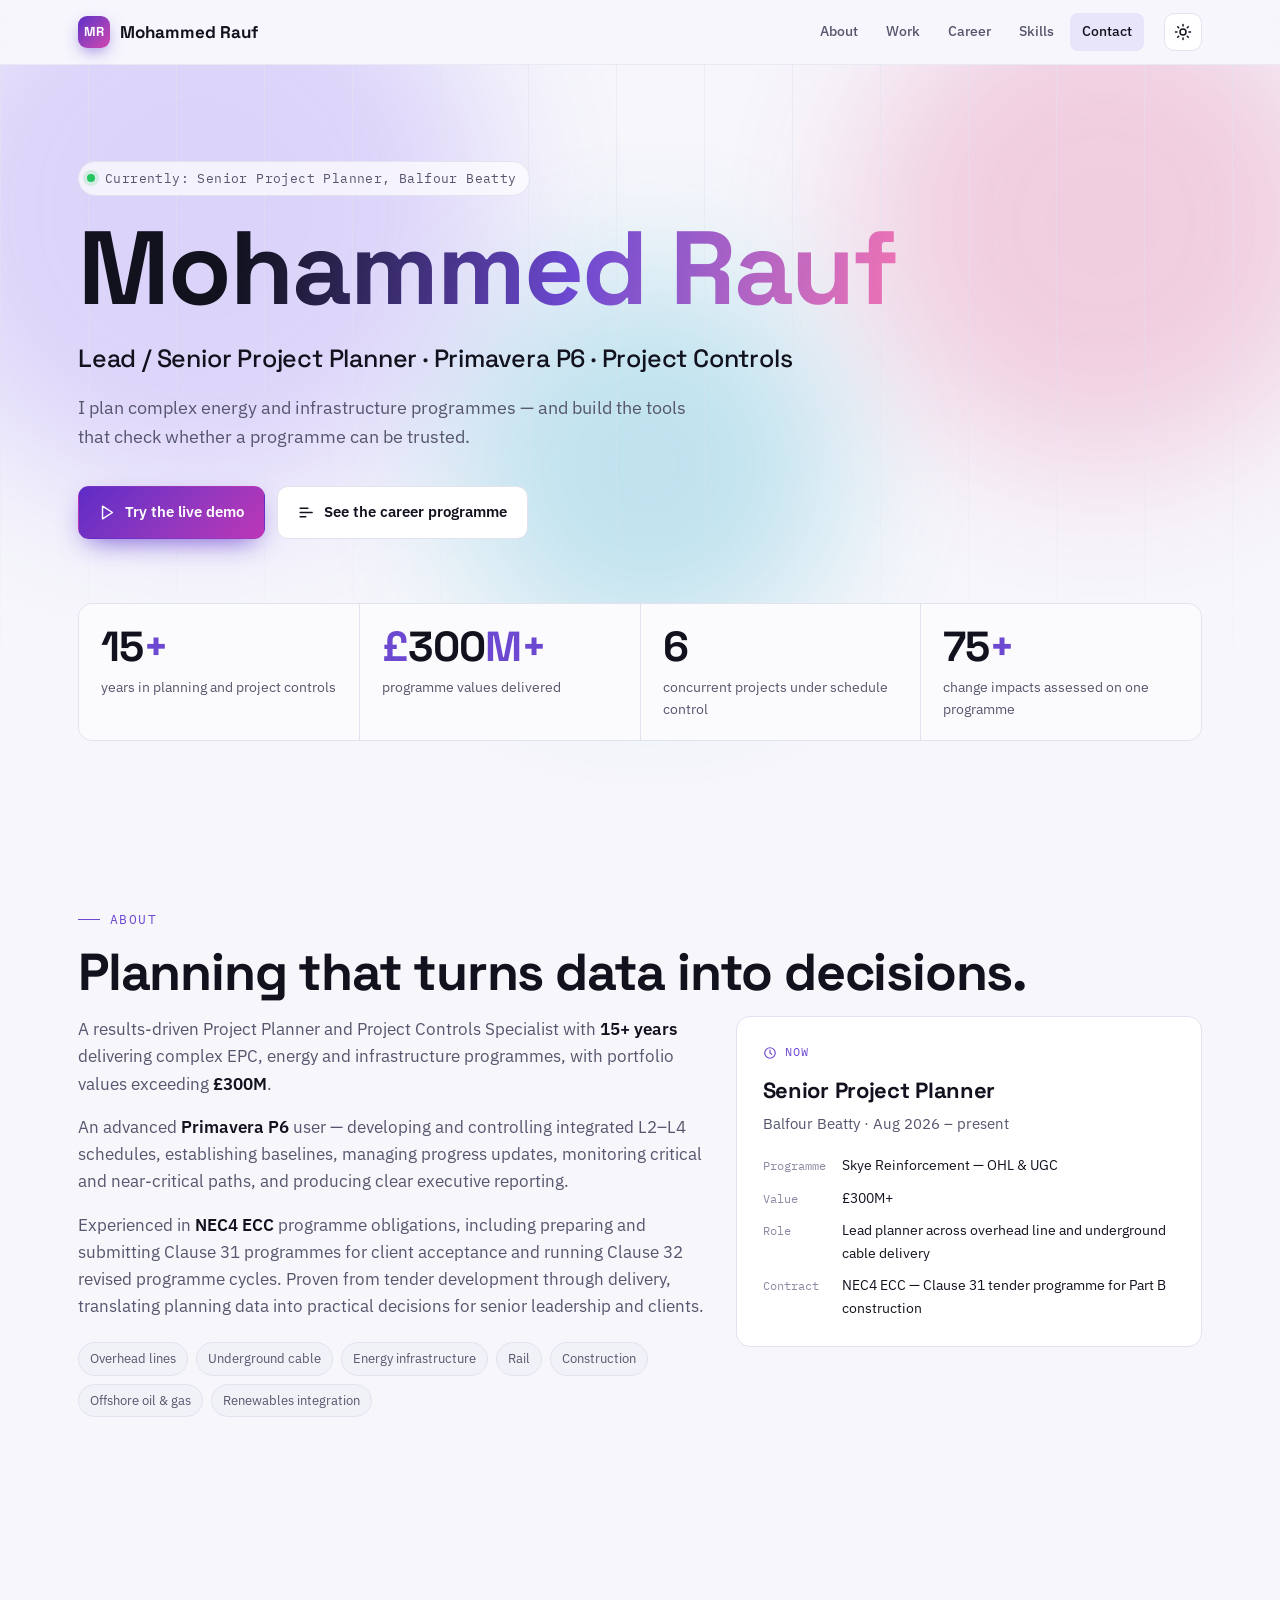
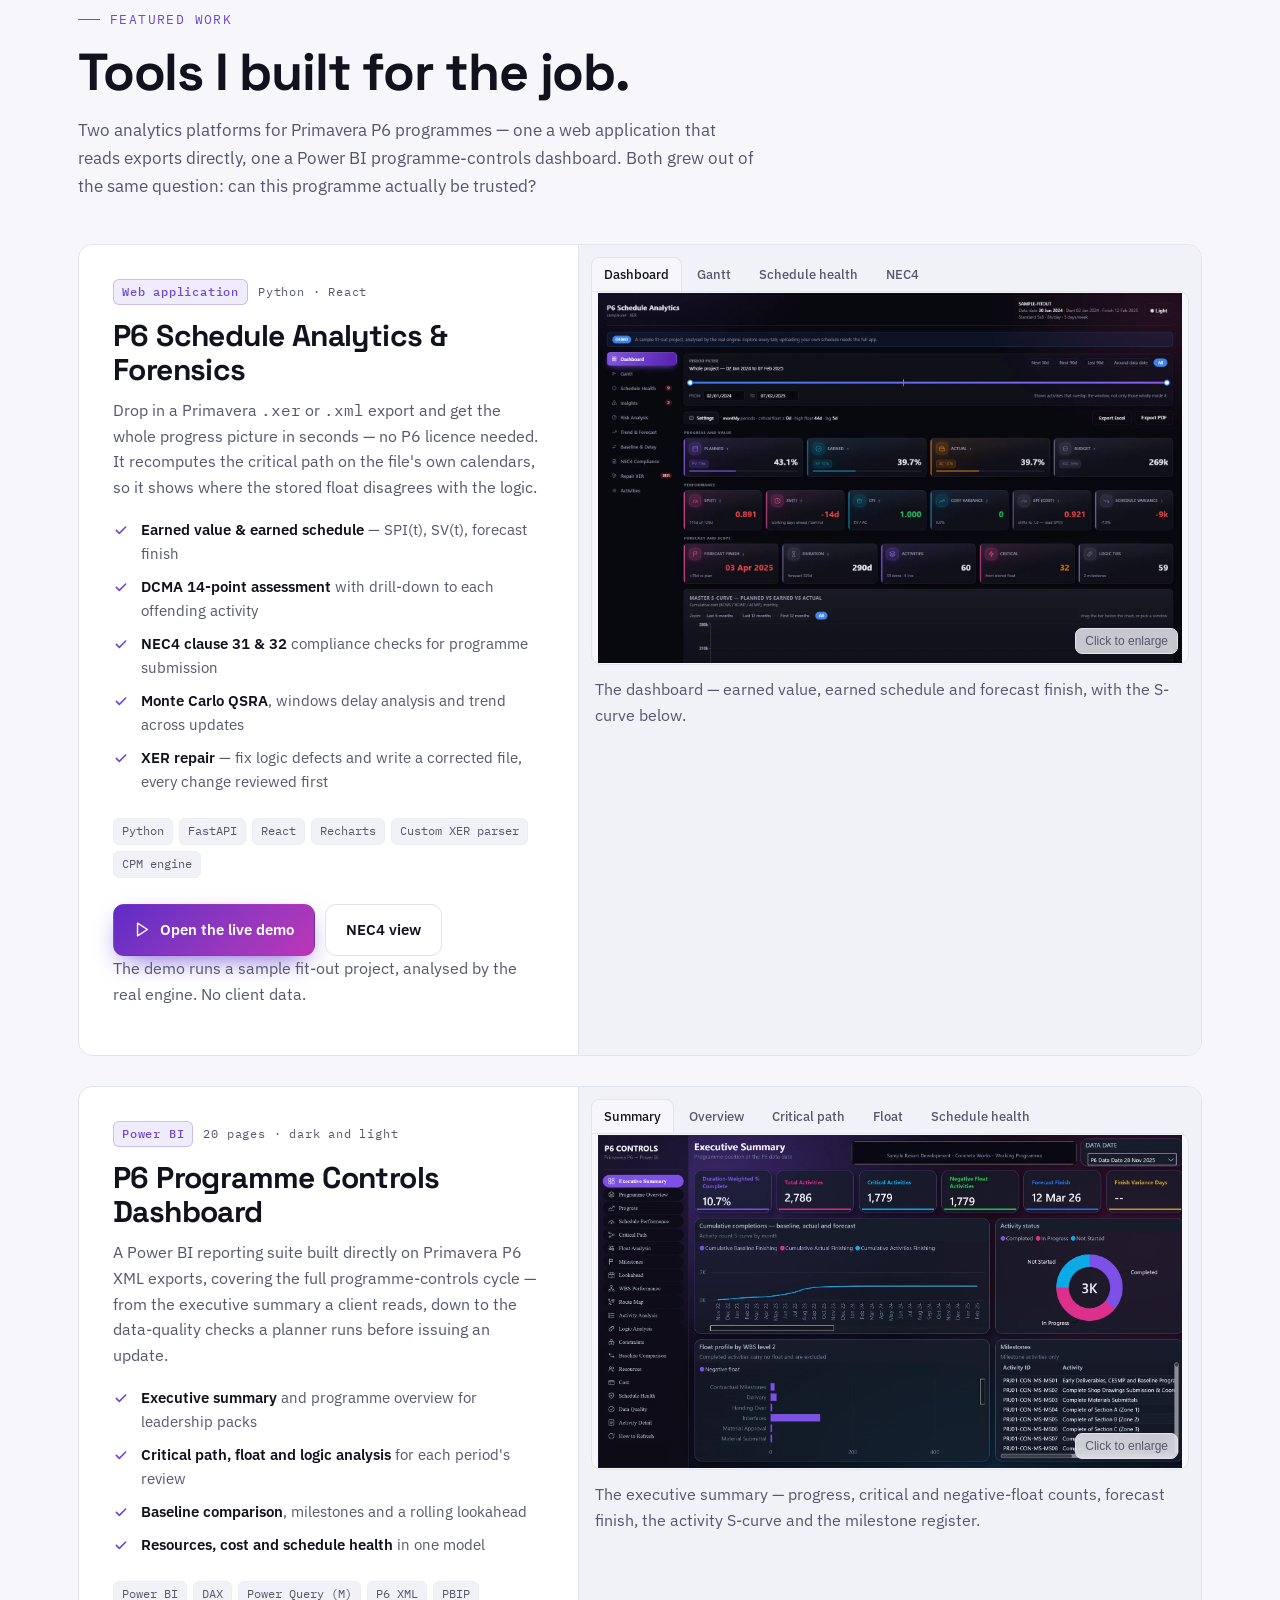
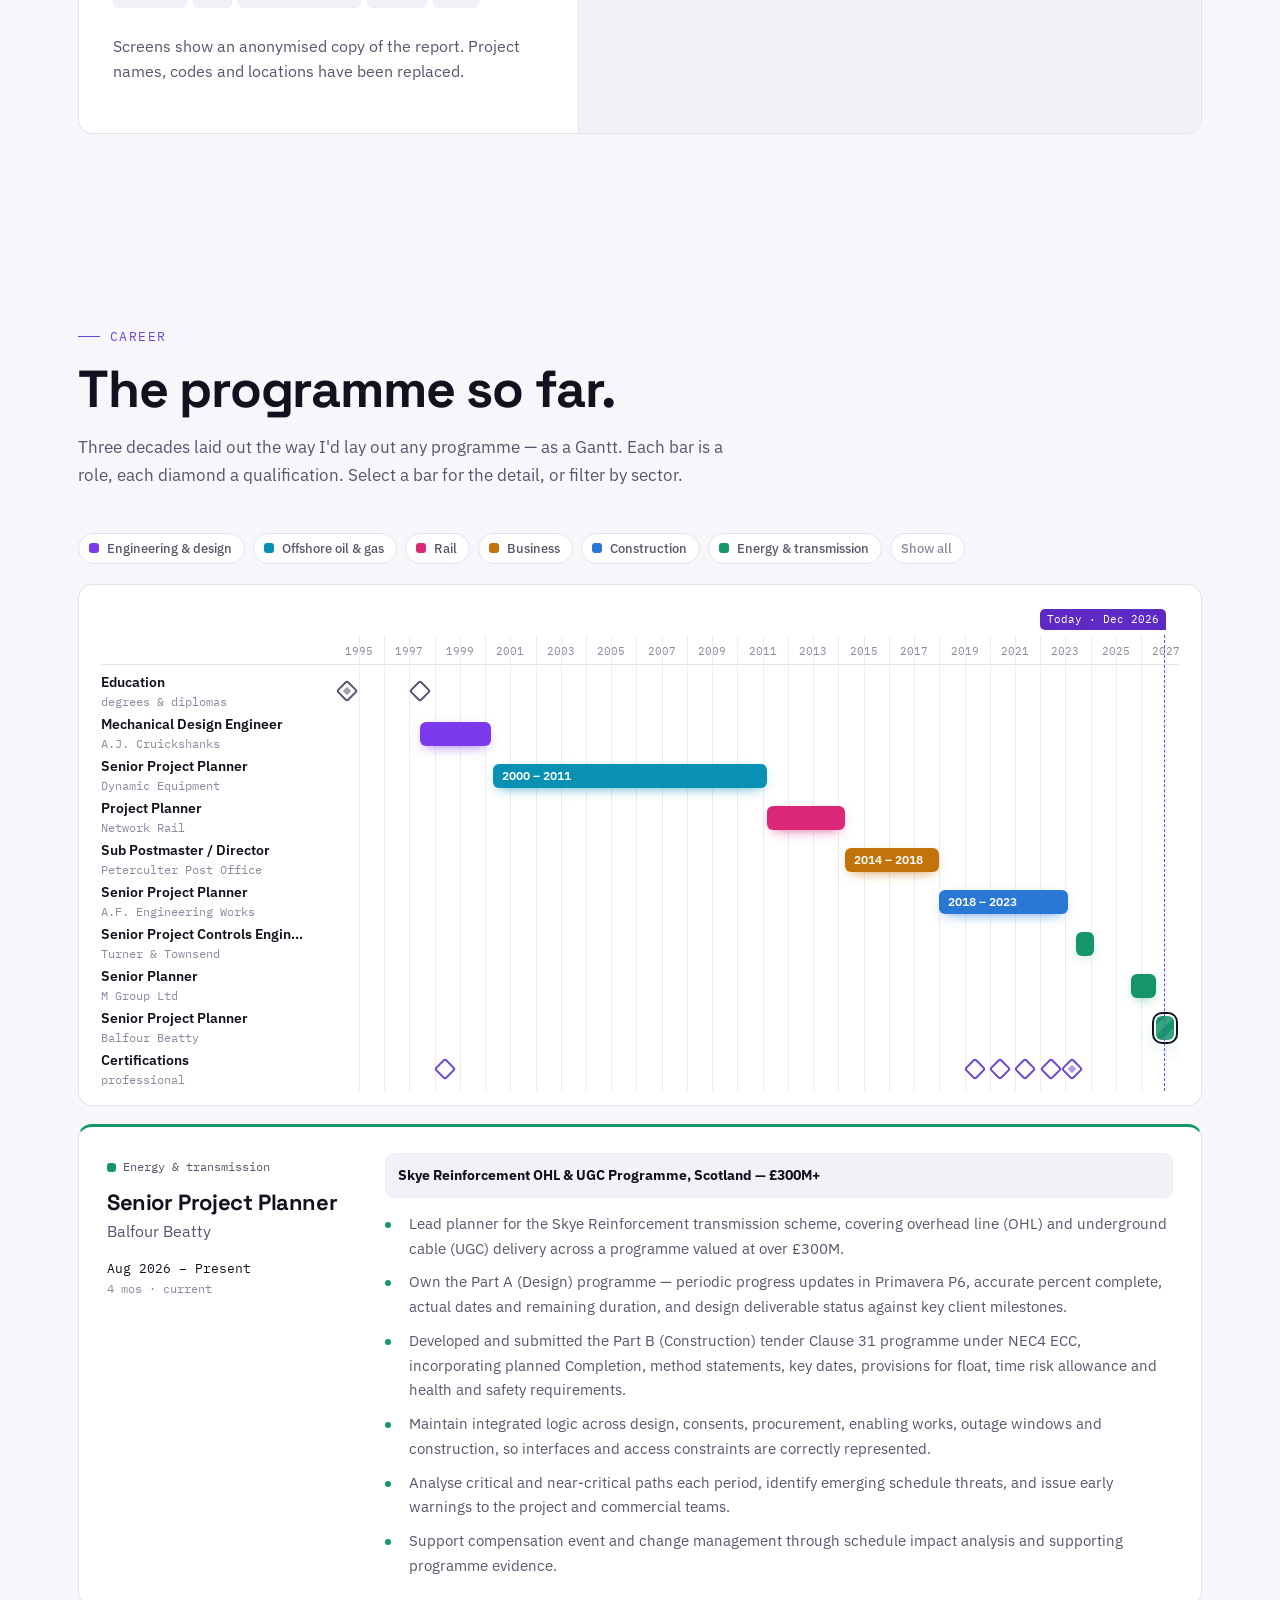
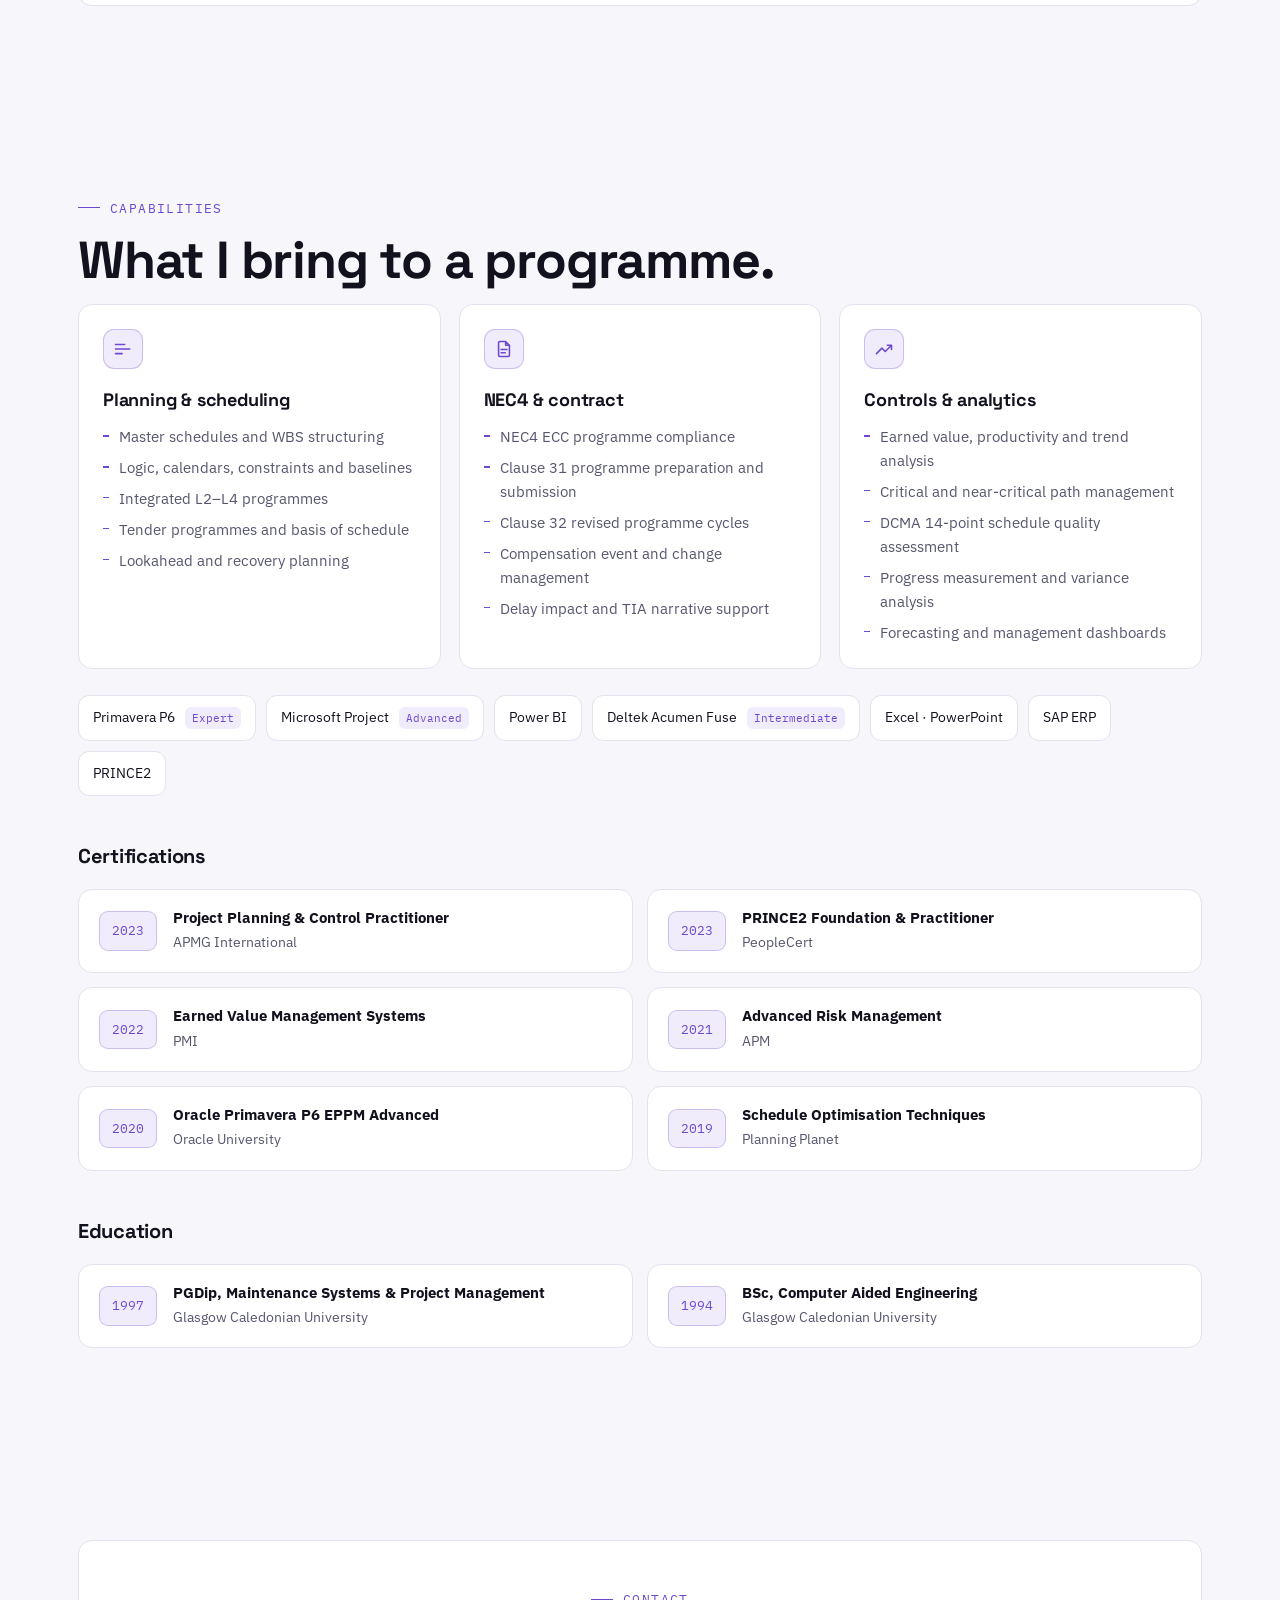
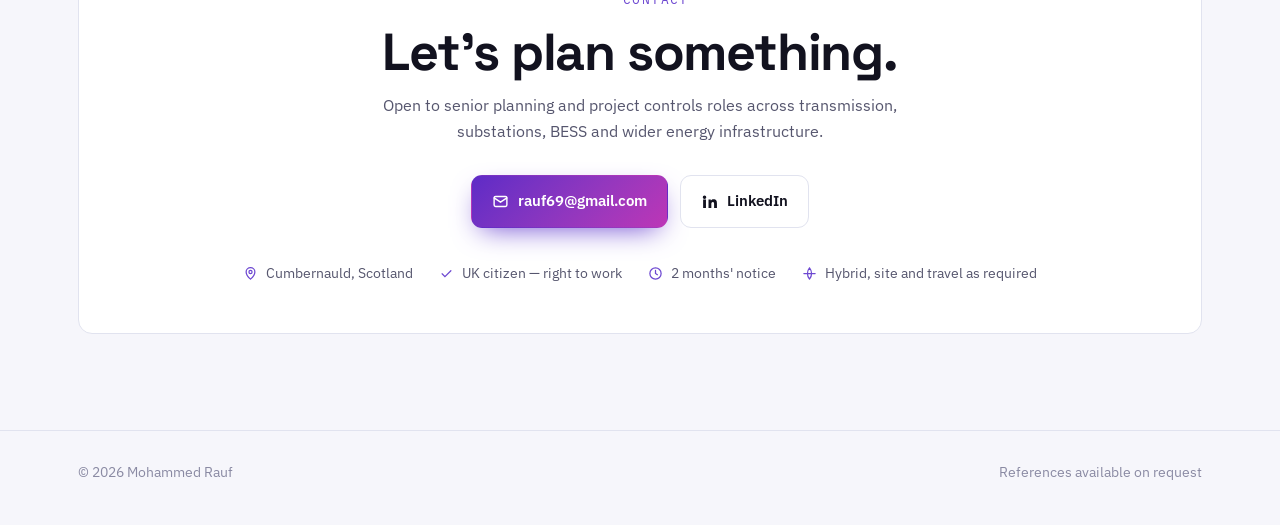
<file: index.html>
<!doctype html>
<html lang="en-GB" data-theme="dark">
<head>
  <meta charset="utf-8">
  <meta name="viewport" content="width=device-width, initial-scale=1">
  <title>Mohammed Rauf — Senior Project Planner · Primavera P6 · NEC4</title>
  <meta name="description" content="Senior Project Planner and Project Controls Specialist with 15+ years delivering EPC, energy and infrastructure programmes. Primavera P6 expert, NEC4 Clause 31 and 32 programmes, and the builder of a P6 schedule analytics platform.">
  <meta name="theme-color" content="#07070d">
  <meta property="og:title" content="Mohammed Rauf — Senior Project Planner">
  <meta property="og:description" content="Primavera P6 · NEC4 · Project Controls. 15+ years planning energy and infrastructure programmes.">
  <meta property="og:type" content="website">
  <link rel="icon" href="data:image/svg+xml,%3Csvg xmlns='http://www.w3.org/2000/svg' viewBox='0 0 32 32'%3E%3Crect width='32' height='32' rx='8' fill='%238b5cf6'/%3E%3Ctext x='16' y='21.5' font-family='Arial' font-weight='700' font-size='13' fill='white' text-anchor='middle'%3EMR%3C/text%3E%3C/svg%3E">
  <link rel="preconnect" href="https://fonts.googleapis.com">
  <link rel="preconnect" href="https://fonts.gstatic.com" crossorigin>
  <link rel="stylesheet" href="css/site.css">
  <link rel="stylesheet" href="css/theme-blueprint.css">
  <link rel="stylesheet" href="css/theme-control.css">
  <!-- the published theme, set from admin.html -->
  <script src="site-theme.js"></script>
  <script>
    // Choose the design before first paint. The published theme comes from
    // site-theme.js; ?theme=... previews another one without changing it.
    (function () {
      var d = document.documentElement;
      var FONTS = {
        current: 'IBM+Plex+Mono:wght@400;500&family=IBM+Plex+Sans:wght@400;500;600&family=Space+Grotesk:wght@500;600;700',
        blueprint: 'Archivo:wdth,wght@62..125,400..800&family=JetBrains+Mono:wght@400;500;700',
        control: 'B612+Mono:wght@400;700&family=B612:wght@400;700'
      };
      var site = FONTS[window.SITE_THEME] ? window.SITE_THEME : 'current';
      try {
        var q = new URLSearchParams(location.search).get('theme');
        if (q && FONTS[q]) site = q;
      } catch (e) {}
      d.setAttribute('data-site', site);

      // Blueprint is drawn on paper and the control room is a dark display;
      // only the original design follows the visitor's light/dark choice.
      var mode = site === 'blueprint' ? 'light' : site === 'control' ? 'dark' : null;
      if (!mode) {
        try {
          mode = localStorage.getItem('mr-theme') ||
            (matchMedia('(prefers-color-scheme: light)').matches ? 'light' : 'dark');
        } catch (e) { mode = 'dark'; }
      }
      d.setAttribute('data-theme', mode);

      var f = document.createElement('link');
      f.rel = 'stylesheet';
      f.href = 'https://fonts.googleapis.com/css2?family=' + FONTS[site] + '&display=swap';
      document.head.appendChild(f);

      var tc = { current: '#07070d', blueprint: '#f4f2ec', control: '#0d1013' }[site];
      document.querySelector('meta[name="theme-color"]').setAttribute('content', tc);
      if (site !== 'current') {
        var fill = site === 'blueprint' ? '%232350c8' : '%23f2a93b';
        var ink = site === 'blueprint' ? 'white' : '%230d1013';
        document.querySelector('link[rel="icon"]').href = "data:image/svg+xml,%3Csvg xmlns='http://www.w3.org/2000/svg' viewBox='0 0 32 32'%3E%3Crect width='32' height='32' fill='" + fill + "'/%3E%3Ctext x='16' y='21.5' font-family='Arial' font-weight='700' font-size='13' fill='" + ink + "' text-anchor='middle'%3EMR%3C/text%3E%3C/svg%3E";
      }
    })();
    // Allow scroll reveals from first paint - but if the main script has not
    // started within 3 seconds, give up on them so nothing stays hidden.
    document.documentElement.classList.add('js');
    setTimeout(function () {
      if (!window.__siteReady) document.documentElement.classList.remove('js');
    }, 3000);
  </script>
</head>
<body>

<div class="progress" aria-hidden="true"><i></i></div>

<!-- Blueprint: zone marks around the sheet frame -->
<div class="only-bp bp-zones" aria-hidden="true">
  <div class="zx"><span>A</span><span>B</span><span>C</span><span>D</span><span>E</span><span>F</span></div>
  <div class="zy"><span>1</span><span>2</span><span>3</span><span>4</span><span>5</span><span>6</span><span>7</span><span>8</span></div>
  <div class="zy r"><span>1</span><span>2</span><span>3</span><span>4</span><span>5</span><span>6</span><span>7</span><span>8</span></div>
</div>

<header class="nav">
  <div class="wrap">
    <a class="mark" href="#top" aria-label="Mohammed Rauf, back to top"><b>MR</b>
      <span class="only-cur">Mohammed Rauf</span>
      <span class="only-bp">M. Rauf — Planning &amp; Controls</span>
      <span class="only-cr"><em>MR-OPS</em> // Programme control</span>
    </a>
    <ul id="menu">
      <li><a class="link" href="#about">About</a></li>
      <li><a class="link" href="#work">Work</a></li>
      <li><a class="link" href="#career">Career</a></li>
      <li><a class="link" href="#skills">Skills</a></li>
      <li><a class="link" href="#contact">Contact</a></li>
    </ul>
    <span class="only-bp bp-rev">Rev C · Sep 2026</span>
    <span class="only-cr cr-online"><i aria-hidden="true"></i>Online</span>
    <span class="only-cr cr-date">Data date <b id="dataDate"></b></span>
    <button class="iconbtn menu-toggle" id="menuBtn" aria-label="Open menu" aria-controls="menu" aria-expanded="false">
      <svg viewBox="0 0 24 24" fill="none" stroke="currentColor" stroke-width="2" stroke-linecap="round"><path d="M4 7h16M4 12h16M4 17h16"/></svg>
    </button>
    <button class="iconbtn" id="themeBtn" aria-label="Switch between light and dark">
      <svg class="sun" viewBox="0 0 24 24" fill="none" stroke="currentColor" stroke-width="2" stroke-linecap="round"><circle cx="12" cy="12" r="4"/><path d="M12 2v2M12 20v2M4.9 4.9l1.4 1.4M17.7 17.7l1.4 1.4M2 12h2M20 12h2M4.9 19.1l1.4-1.4M17.7 6.3l1.4-1.4"/></svg>
    </button>
  </div>
</header>

<main id="top">

  <!-- =============================== HERO =============================== -->
  <section class="hero" aria-labelledby="hero-h">
    <div class="mesh" aria-hidden="true"><span></span><span></span><span></span></div>
    <div class="grid-bg" aria-hidden="true"></div>
    <div class="wrap">
      <div class="hero-top">
        <div class="hero-main">
          <span class="only-bp bp-sheet">Sheet 00 — General arrangement</span>
          <span class="only-cr cr-label">Operator</span>
          <span class="eyebrow only-cur"><span class="dot" aria-hidden="true"></span>Currently: Senior Project Planner, Balfour Beatty</span>
          <div class="only-bp dimline" aria-hidden="true"><span>15+ yrs · Energy &amp; infrastructure</span></div>
          <h1 id="hero-h"><span class="grad">Mohammed Rauf</span></h1>
          <p class="role">Lead / Senior Project Planner · Primavera P6 · Project Controls</p>
          <p class="lede">
            I plan complex energy and infrastructure programmes — and build the tools
            that check whether a programme can be trusted.
          </p>
          <div class="cta">
            <a class="btn primary" href="demo/" target="_blank" rel="noopener">
              <svg viewBox="0 0 24 24" fill="none" stroke="currentColor" stroke-width="2" stroke-linecap="round" stroke-linejoin="round"><path d="M5 3l14 9-14 9V3z"/></svg>
              Try the live demo
            </a>
            <a class="btn ghost" href="#career">
              <svg viewBox="0 0 24 24" fill="none" stroke="currentColor" stroke-width="2" stroke-linecap="round"><path d="M3 6h11M3 12h17M3 18h8"/></svg>
              See the career programme
            </a>
          </div>
        </div>

        <!-- Blueprint: the facts a drawing's reader looks for first -->
        <aside class="only-bp titleblock" aria-label="Summary">
          <div class="tb-h">Title block</div>
          <dl>
            <dt>Project</dt><dd><b>Career programme, 1997 — present</b></dd>
            <dt>Current</dt><dd>Balfour Beatty · Skye Reinforcement OHL &amp; UGC</dd>
            <dt>Scale</dt><dd class="hl">£300M+ programme value</dd>
            <dt>Contract</dt><dd>NEC4 ECC — Clause 31 &amp; 32</dd>
            <dt>Tools</dt><dd>Primavera P6 · MS Project · Power BI</dd>
            <dt>Location</dt><dd>Cumbernauld, Scotland</dd>
            <dt>Status</dt><dd><i class="ok" aria-hidden="true"></i>Open to senior roles · 2 months' notice</dd>
          </dl>
          <div class="tb-f">
            <div><small>Drawn</small><b>M. Rauf</b></div>
            <div><small>Dwg No.</small><b class="m">MR-001</b></div>
            <div><small>Rev</small><b class="m c">C</b></div>
          </div>
        </aside>
      </div>

      <div class="stats" role="list">
        <div class="stat" role="listitem" data-k="Experience"><div class="n"><span data-count="15">15</span><em>+</em></div><div class="l">years in planning and project controls</div></div>
        <div class="stat" role="listitem" data-k="Programme value"><div class="n"><em>£</em><span data-count="300">300</span><em>M+</em></div><div class="l">programme values delivered</div></div>
        <div class="stat" role="listitem" data-k="Concurrent projects"><div class="n"><span data-count="6">6</span></div><div class="l">concurrent projects under schedule control</div></div>
        <div class="stat" role="listitem" data-k="Changes assessed"><div class="n"><span data-count="75">75</span><em>+</em></div><div class="l">change impacts assessed on one programme</div></div>
        <!-- Control room: assignment and availability tile -->
        <div class="stat only-cr cr-wide" role="listitem">
          <div><small>Current assignment</small><span>Balfour Beatty · Skye Reinforcement</span></div>
          <div><small>Availability</small><span class="ok">Open to senior roles</span><small>2 months' notice</small></div>
        </div>
      </div>
    </div>
  </section>

  <!-- =============================== ABOUT =============================== -->
  <section id="about" data-hue="275" aria-labelledby="about-h">
    <div class="wrap">
      <div class="kicker">About</div>
      <h2 id="about-h" class="reveal">Planning that turns data into decisions.</h2>
      <div class="about-grid">
        <div class="reveal">
          <p>
            A results-driven Project Planner and Project Controls Specialist with
            <strong>15+ years</strong> delivering complex EPC, energy and infrastructure
            programmes, with portfolio values exceeding <strong>£300M</strong>.
          </p>
          <p>
            An advanced <strong>Primavera P6</strong> user — developing and controlling integrated
            L2–L4 schedules, establishing baselines, managing progress updates, monitoring critical
            and near-critical paths, and producing clear executive reporting.
          </p>
          <p>
            Experienced in <strong>NEC4 ECC</strong> programme obligations, including preparing and
            submitting Clause 31 programmes for client acceptance and running Clause 32 revised
            programme cycles. Proven from tender development through delivery, translating planning
            data into practical decisions for senior leadership and clients.
          </p>
          <div class="chips" aria-label="Sectors">
            <span class="chip">Overhead lines</span>
            <span class="chip">Underground cable</span>
            <span class="chip">Energy infrastructure</span>
            <span class="chip">Rail</span>
            <span class="chip">Construction</span>
            <span class="chip">Offshore oil &amp; gas</span>
            <span class="chip">Renewables integration</span>
          </div>
        </div>

        <aside class="card now spot reveal" aria-label="Current role">
          <div class="tag">
            <svg width="14" height="14" viewBox="0 0 24 24" fill="none" stroke="currentColor" stroke-width="2" stroke-linecap="round"><circle cx="12" cy="12" r="9"/><path d="M12 7v5l3 2"/></svg>
            Now
          </div>
          <h3>Senior Project Planner</h3>
          <p class="at">Balfour Beatty · Aug 2026 – present</p>
          <dl>
            <dt>Programme</dt><dd>Skye Reinforcement — OHL &amp; UGC</dd>
            <dt>Value</dt><dd>£300M+</dd>
            <dt>Role</dt><dd>Lead planner across overhead line and underground cable delivery</dd>
            <dt>Contract</dt><dd>NEC4 ECC — Clause 31 tender programme for Part B construction</dd>
          </dl>
        </aside>
      </div>
    </div>
  </section>

  <!-- =============================== WORK =============================== -->
  <section id="work" data-hue="215" aria-labelledby="work-h">
    <div class="wrap">
      <div class="kicker">Featured work</div>
      <h2 id="work-h" class="reveal">Tools I built for the job.</h2>
      <p class="intro reveal">
        Two analytics platforms for Primavera P6 programmes — one a web application that reads
        exports directly, one a Power BI programme-controls dashboard. Both grew out of the same
        question: can this programme actually be trusted?
      </p>

      <div class="work">

        <!-- P6 web app -->
        <article class="card project reveal" aria-labelledby="p1-h">
          <div class="copy">
            <div class="label"><b>Web application</b> Python · React</div>
            <h3 id="p1-h">P6 Schedule Analytics &amp; Forensics</h3>
            <p>
              Drop in a Primavera <span class="mono">.xer</span> or <span class="mono">.xml</span>
              export and get the whole progress picture in seconds — no P6 licence needed. It
              recomputes the critical path on the file's own calendars, so it shows where the
              stored float disagrees with the logic.
            </p>
            <ul class="feat">
              <li><svg viewBox="0 0 24 24" fill="none" stroke="currentColor" stroke-width="2.4" stroke-linecap="round" stroke-linejoin="round"><path d="M5 12.5l4.5 4.5L19 7.5"/></svg><span><b>Earned value &amp; earned schedule</b> — SPI(t), SV(t), forecast finish</span></li>
              <li><svg viewBox="0 0 24 24" fill="none" stroke="currentColor" stroke-width="2.4" stroke-linecap="round" stroke-linejoin="round"><path d="M5 12.5l4.5 4.5L19 7.5"/></svg><span><b>DCMA 14-point assessment</b> with drill-down to each offending activity</span></li>
              <li><svg viewBox="0 0 24 24" fill="none" stroke="currentColor" stroke-width="2.4" stroke-linecap="round" stroke-linejoin="round"><path d="M5 12.5l4.5 4.5L19 7.5"/></svg><span><b>NEC4 clause 31 &amp; 32</b> compliance checks for programme submission</span></li>
              <li><svg viewBox="0 0 24 24" fill="none" stroke="currentColor" stroke-width="2.4" stroke-linecap="round" stroke-linejoin="round"><path d="M5 12.5l4.5 4.5L19 7.5"/></svg><span><b>Monte Carlo QSRA</b>, windows delay analysis and trend across updates</span></li>
              <li><svg viewBox="0 0 24 24" fill="none" stroke="currentColor" stroke-width="2.4" stroke-linecap="round" stroke-linejoin="round"><path d="M5 12.5l4.5 4.5L19 7.5"/></svg><span><b>XER repair</b> — fix logic defects and write a corrected file, every change reviewed first</span></li>
            </ul>
            <div class="stack" aria-label="Built with">
              <span>Python</span><span>FastAPI</span><span>React</span><span>Recharts</span><span>Custom XER parser</span><span>CPM engine</span>
            </div>
            <div class="actions">
              <a class="btn primary" href="demo/" target="_blank" rel="noopener">
                <svg viewBox="0 0 24 24" fill="none" stroke="currentColor" stroke-width="2" stroke-linecap="round" stroke-linejoin="round"><path d="M5 3l14 9-14 9V3z"/></svg>
                Open the live demo
              </a>
              <a class="btn ghost" href="demo/#nec4" target="_blank" rel="noopener">NEC4 view</a>
            </div>
            <p class="note">The demo runs a sample fit-out project, analysed by the real engine. No client data.</p>
          </div>

          <div class="viewer" data-viewer>
            <div class="tabs" role="tablist" aria-label="Screens from the web application">
              <button role="tab" aria-selected="true"
                      data-src="assets/p6-dashboard.webp"
                      data-cap="The dashboard — earned value, earned schedule and forecast finish, with the S-curve below.">Dashboard</button>
              <button role="tab" aria-selected="false"
                      data-src="assets/p6-gantt.webp"
                      data-cap="The Gantt — critical, in-progress and complete work against the data date.">Gantt</button>
              <button role="tab" aria-selected="false"
                      data-src="assets/p6-health.webp"
                      data-cap="Schedule health — the DCMA 14-point assessment, each check drillable to its activities.">Schedule health</button>
              <button role="tab" aria-selected="false"
                      data-src="assets/p6-nec4.webp"
                      data-cap="NEC4 compliance — what clause 31.2 requires the programme to show, checked item by item.">NEC4</button>
            </div>
            <button class="shot" type="button" aria-label="Enlarge screenshot">
              <img src="assets/p6-dashboard.webp" alt="P6 Schedule Analytics dashboard showing earned value KPIs" loading="lazy" width="1600" height="1780">
              <span class="zoomhint">Click to enlarge</span>
            </button>
            <p class="caption">The dashboard — earned value, earned schedule and forecast finish, with the S-curve below.</p>
          </div>
        </article>

        <!-- Power BI -->
        <article class="card project reveal" id="powerbi" aria-labelledby="p2-h">
          <div class="copy">
            <div class="label"><b>Power BI</b> 20 pages · dark and light</div>
            <h3 id="p2-h">P6 Programme Controls Dashboard</h3>
            <p>
              A Power BI reporting suite built directly on Primavera P6 XML exports, covering the
              full programme-controls cycle — from the executive summary a client reads, down to
              the data-quality checks a planner runs before issuing an update.
            </p>
            <ul class="feat">
              <li><svg viewBox="0 0 24 24" fill="none" stroke="currentColor" stroke-width="2.4" stroke-linecap="round" stroke-linejoin="round"><path d="M5 12.5l4.5 4.5L19 7.5"/></svg><span><b>Executive summary</b> and programme overview for leadership packs</span></li>
              <li><svg viewBox="0 0 24 24" fill="none" stroke="currentColor" stroke-width="2.4" stroke-linecap="round" stroke-linejoin="round"><path d="M5 12.5l4.5 4.5L19 7.5"/></svg><span><b>Critical path, float and logic analysis</b> for each period's review</span></li>
              <li><svg viewBox="0 0 24 24" fill="none" stroke="currentColor" stroke-width="2.4" stroke-linecap="round" stroke-linejoin="round"><path d="M5 12.5l4.5 4.5L19 7.5"/></svg><span><b>Baseline comparison</b>, milestones and a rolling lookahead</span></li>
              <li><svg viewBox="0 0 24 24" fill="none" stroke="currentColor" stroke-width="2.4" stroke-linecap="round" stroke-linejoin="round"><path d="M5 12.5l4.5 4.5L19 7.5"/></svg><span><b>Resources, cost and schedule health</b> in one model</span></li>
            </ul>
            <div class="stack" aria-label="Built with">
              <span>Power BI</span><span>DAX</span><span>Power Query (M)</span><span>P6 XML</span><span>PBIP</span>
            </div>
            <p class="note">Screens show an anonymised copy of the report. Project names, codes and locations have been replaced.</p>
          </div>

          <div class="viewer" data-viewer>
            <div class="tabs" role="tablist" aria-label="Screens from the Power BI dashboard" id="pbiTabs"></div>
            <button class="shot" type="button" aria-label="Enlarge screenshot">
              <img alt="" loading="lazy">
              <span class="zoomhint">Click to enlarge</span>
            </button>
            <p class="caption"></p>
          </div>
        </article>

      </div>
    </div>
  </section>

  <!-- =============================== CAREER =============================== -->
  <section id="career" data-hue="330" aria-labelledby="career-h">
    <div class="wrap">
      <div class="kicker">Career</div>
      <h2 id="career-h" class="reveal">The programme so far.</h2>
      <p class="intro reveal">
        Three decades laid out the way I'd lay out any programme — as a Gantt. Each bar is a role,
        each diamond a qualification. Select a bar for the detail, or filter by sector.
      </p>

      <div class="legend" id="legend" role="group" aria-label="Filter roles by sector"></div>

      <div class="card gantt reveal" id="gantt">
        <div class="gantt-scroll">
          <div class="gantt-inner" id="ganttInner"></div>
        </div>
      </div>

      <div class="card detail reveal" id="detail" aria-live="polite"></div>

      <div class="vlist" id="vlist"></div>
    </div>
  </section>

  <!-- =============================== SKILLS =============================== -->
  <section id="skills" data-hue="250" aria-labelledby="skills-h">
    <div class="wrap">
      <div class="kicker">Capabilities</div>
      <h2 id="skills-h" class="reveal">What I bring to a programme.</h2>

      <div class="skills">
        <div class="card skill spot reveal">
          <div class="ic"><svg viewBox="0 0 24 24" fill="none" stroke="currentColor" stroke-width="1.9" stroke-linecap="round" stroke-linejoin="round"><path d="M3 6.5h11M3 12h17M3 17.5h8"/></svg></div>
          <h3>Planning &amp; scheduling</h3>
          <ul>
            <li>Master schedules and WBS structuring</li>
            <li>Logic, calendars, constraints and baselines</li>
            <li>Integrated L2–L4 programmes</li>
            <li>Tender programmes and basis of schedule</li>
            <li>Lookahead and recovery planning</li>
          </ul>
        </div>
        <div class="card skill spot reveal">
          <div class="ic"><svg viewBox="0 0 24 24" fill="none" stroke="currentColor" stroke-width="1.9" stroke-linecap="round" stroke-linejoin="round"><path d="M14 3H7a1.5 1.5 0 0 0-1.5 1.5v15A1.5 1.5 0 0 0 7 21h10a1.5 1.5 0 0 0 1.5-1.5V7.5L14 3zM14 3v4.5h4.5M8.5 12.5h7M8.5 16.5h5"/></svg></div>
          <h3>NEC4 &amp; contract</h3>
          <ul>
            <li>NEC4 ECC programme compliance</li>
            <li>Clause 31 programme preparation and submission</li>
            <li>Clause 32 revised programme cycles</li>
            <li>Compensation event and change management</li>
            <li>Delay impact and TIA narrative support</li>
          </ul>
        </div>
        <div class="card skill spot reveal">
          <div class="ic"><svg viewBox="0 0 24 24" fill="none" stroke="currentColor" stroke-width="1.9" stroke-linecap="round" stroke-linejoin="round"><path d="M3 17.5 9.5 11l4 4L21 7.5M21 7.5h-5M21 7.5v5"/></svg></div>
          <h3>Controls &amp; analytics</h3>
          <ul>
            <li>Earned value, productivity and trend analysis</li>
            <li>Critical and near-critical path management</li>
            <li>DCMA 14-point schedule quality assessment</li>
            <li>Progress measurement and variance analysis</li>
            <li>Forecasting and management dashboards</li>
          </ul>
        </div>
      </div>

      <div class="tools reveal" aria-label="Systems">
        <span class="tool">Primavera P6 <small>Expert</small></span>
        <span class="tool">Microsoft Project <small>Advanced</small></span>
        <span class="tool">Power BI</span>
        <span class="tool">Deltek Acumen Fuse <small>Intermediate</small></span>
        <span class="tool">Excel · PowerPoint</span>
        <span class="tool">SAP ERP</span>
        <span class="tool">PRINCE2</span>
      </div>

      <h3 class="subhead reveal">Certifications</h3>
      <div class="certs">
        <div class="card cert reveal"><div class="yr">2023</div><div><b>Project Planning &amp; Control Practitioner</b><span>APMG International</span></div></div>
        <div class="card cert reveal"><div class="yr">2023</div><div><b>PRINCE2 Foundation &amp; Practitioner</b><span>PeopleCert</span></div></div>
        <div class="card cert reveal"><div class="yr">2022</div><div><b>Earned Value Management Systems</b><span>PMI</span></div></div>
        <div class="card cert reveal"><div class="yr">2021</div><div><b>Advanced Risk Management</b><span>APM</span></div></div>
        <div class="card cert reveal"><div class="yr">2020</div><div><b>Oracle Primavera P6 EPPM Advanced</b><span>Oracle University</span></div></div>
        <div class="card cert reveal"><div class="yr">2019</div><div><b>Schedule Optimisation Techniques</b><span>Planning Planet</span></div></div>
      </div>

      <h3 class="subhead reveal">Education</h3>
      <div class="certs">
        <div class="card cert reveal"><div class="yr">1997</div><div><b>PGDip, Maintenance Systems &amp; Project Management</b><span>Glasgow Caledonian University</span></div></div>
        <div class="card cert reveal"><div class="yr">1994</div><div><b>BSc, Computer Aided Engineering</b><span>Glasgow Caledonian University</span></div></div>
      </div>
    </div>
  </section>

  <!-- =============================== CONTACT =============================== -->
  <section id="contact" data-hue="290" aria-labelledby="contact-h">
    <div class="wrap">
      <div class="card contact spot reveal">
        <div class="kicker" style="justify-content:center">Contact</div>
        <h2 id="contact-h">Let's plan something.</h2>
        <p>Open to senior planning and project controls roles across transmission, substations, BESS and wider energy infrastructure.</p>
        <div class="cta">
          <a class="btn primary" href="mailto:rauf69@gmail.com">
            <svg viewBox="0 0 24 24" fill="none" stroke="currentColor" stroke-width="2" stroke-linecap="round" stroke-linejoin="round"><rect x="3" y="5" width="18" height="14" rx="2"/><path d="m3 7 9 6 9-6"/></svg>
            rauf69@gmail.com
          </a>
          <a class="btn ghost" href="https://www.linkedin.com/in/mohammed-rauf" target="_blank" rel="noopener">
            <svg viewBox="0 0 24 24" fill="currentColor"><path d="M4.98 3.5a2.5 2.5 0 1 1 0 5 2.5 2.5 0 0 1 0-5zM3 9h4v12H3V9zm7 0h3.8v1.7h.1c.5-1 1.8-2 3.8-2 4 0 4.8 2.6 4.8 6.1V21h-4v-5.4c0-1.3 0-3-1.8-3s-2.1 1.4-2.1 2.9V21h-4V9z"/></svg>
            LinkedIn
          </a>
        </div>
        <div class="facts">
          <span><svg viewBox="0 0 24 24" fill="none" stroke="currentColor" stroke-width="2" stroke-linecap="round"><path d="M12 21s-7-6.2-7-11.5A7 7 0 0 1 19 9.5C19 14.8 12 21 12 21z"/><circle cx="12" cy="9.5" r="2.5"/></svg>Cumbernauld, Scotland</span>
          <span><svg viewBox="0 0 24 24" fill="none" stroke="currentColor" stroke-width="2" stroke-linecap="round"><path d="M5 12.5l4.5 4.5L19 7.5"/></svg>UK citizen — right to work</span>
          <span><svg viewBox="0 0 24 24" fill="none" stroke="currentColor" stroke-width="2" stroke-linecap="round"><circle cx="12" cy="12" r="9"/><path d="M12 7v5l3 2"/></svg>2 months' notice</span>
          <span><svg viewBox="0 0 24 24" fill="none" stroke="currentColor" stroke-width="2" stroke-linecap="round"><path d="M3 12h18M12 3a14 14 0 0 1 0 18M12 3a14 14 0 0 0 0 18"/></svg>Hybrid, site and travel as required</span>
        </div>
      </div>
    </div>
  </section>
</main>

<footer>
  <div class="wrap">
    <span>© <span id="yr">2026</span> Mohammed Rauf</span>
    <span>References available on request</span>
  </div>
</footer>

<div class="lightbox" id="lightbox" hidden role="dialog" aria-modal="true" aria-label="Enlarged screenshot">
  <button class="iconbtn close" id="lbClose" aria-label="Close">
    <svg viewBox="0 0 24 24" fill="none" stroke="currentColor" stroke-width="2" stroke-linecap="round"><path d="M6 6l12 12M18 6 6 18"/></svg>
  </button>
  <figure><img id="lbImg" alt=""><figcaption id="lbCap"></figcaption></figure>
</div>

<div class="tip" id="tip" role="tooltip"></div>

<script src="js/career.js"></script>
<script src="js/shots.js"></script>
<script src="js/site.js"></script>
</body>
</html>
</file>
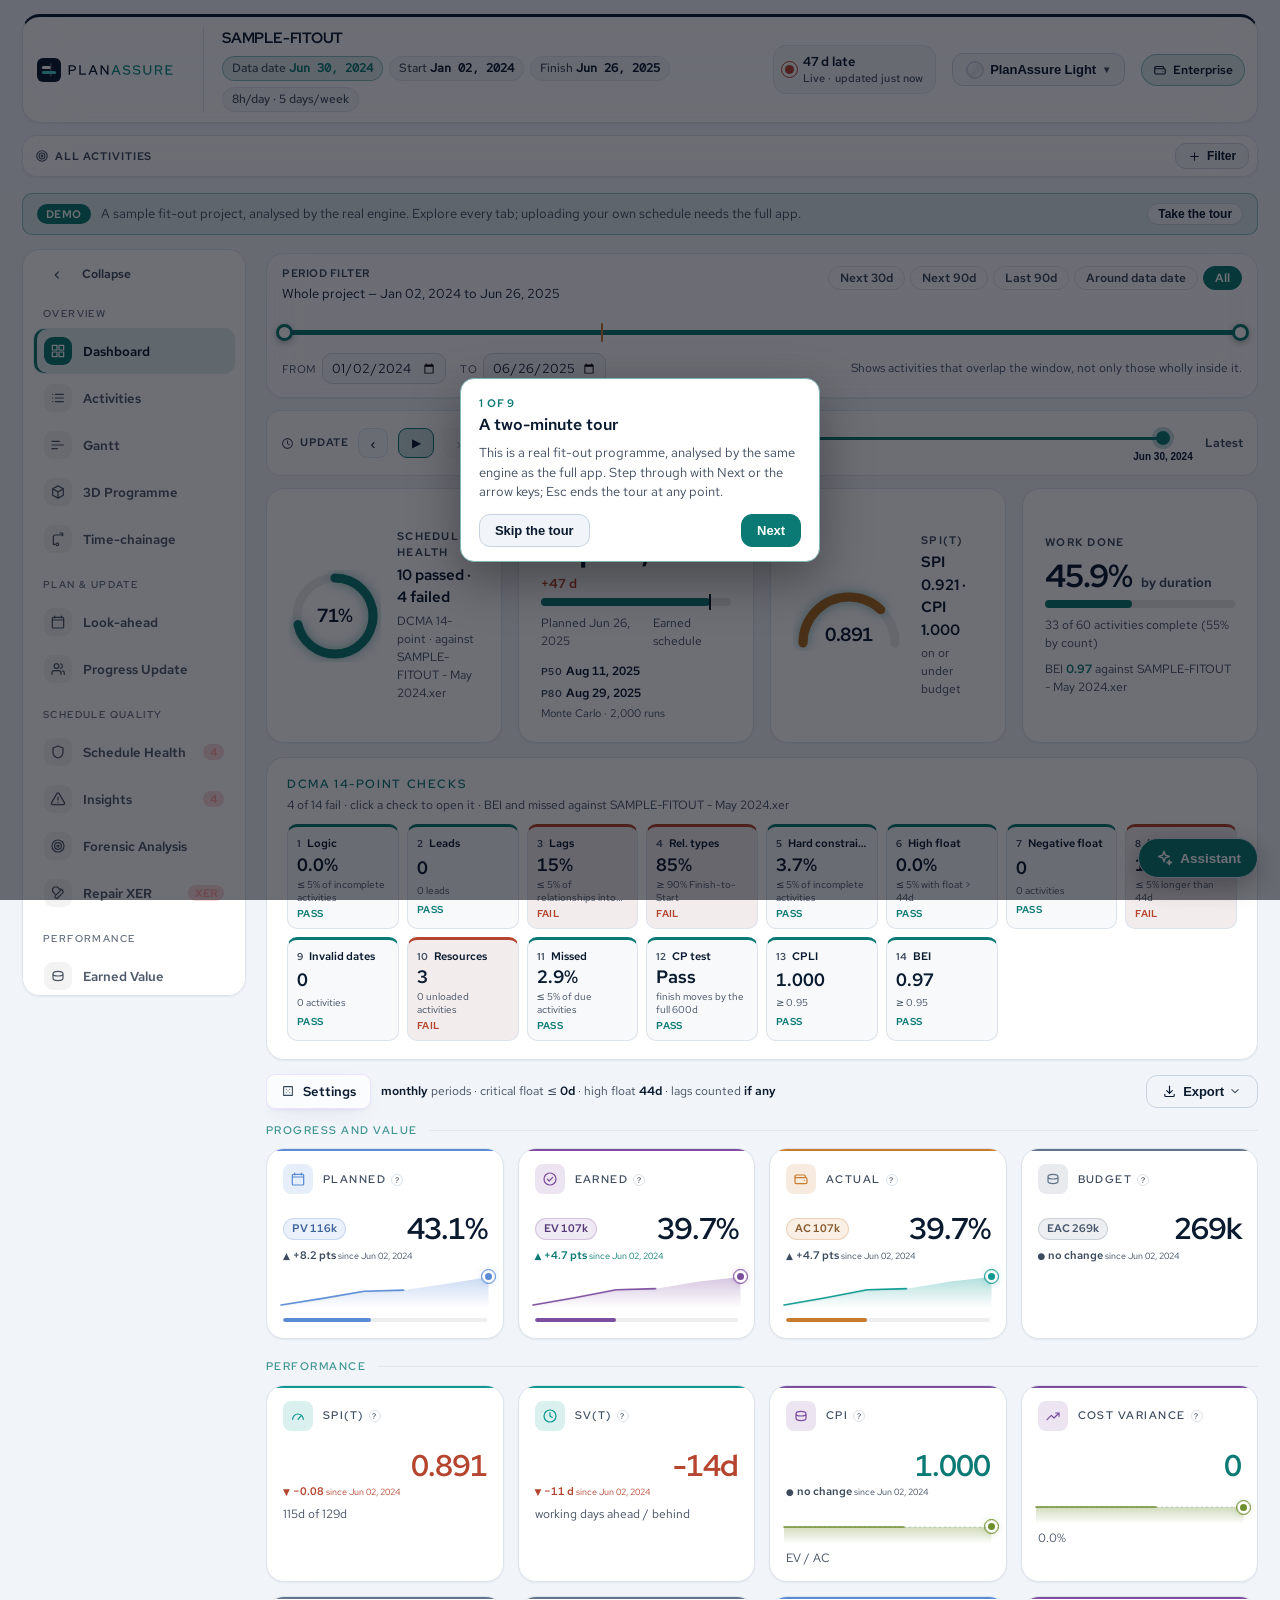
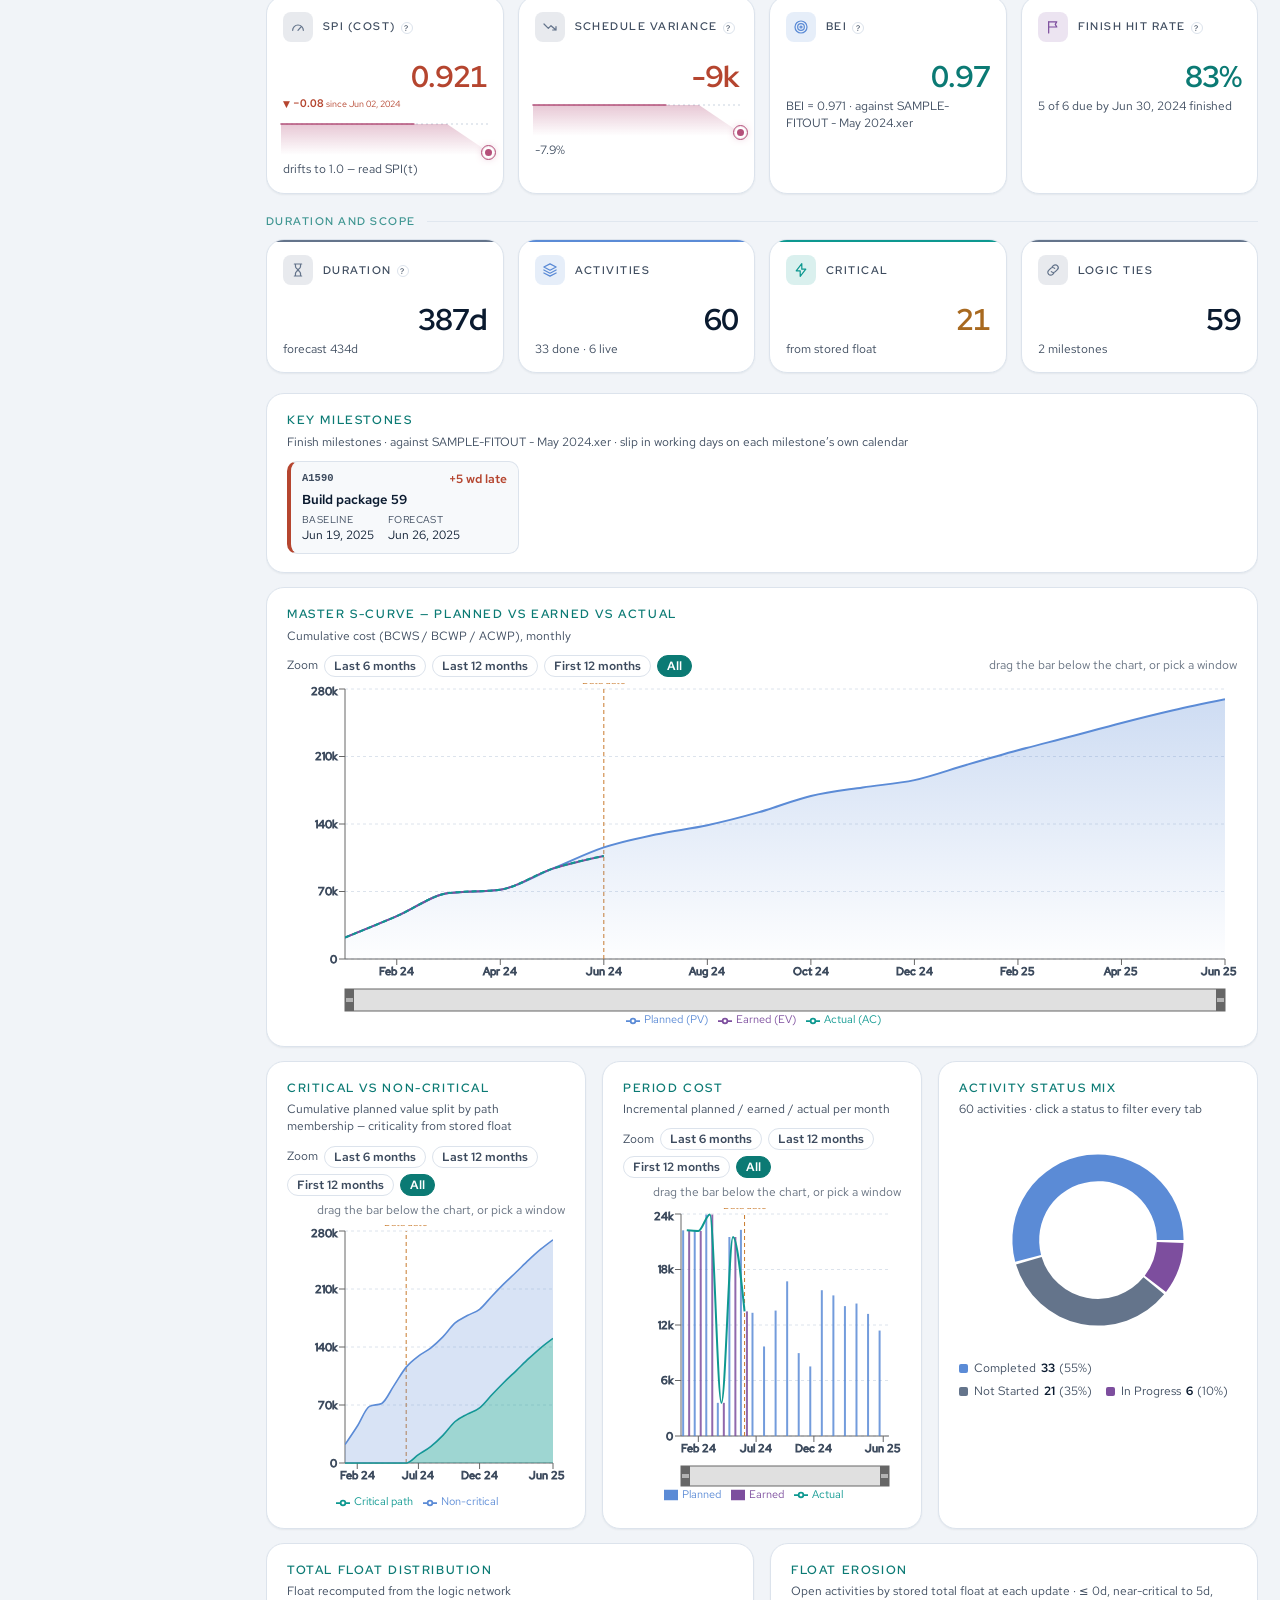
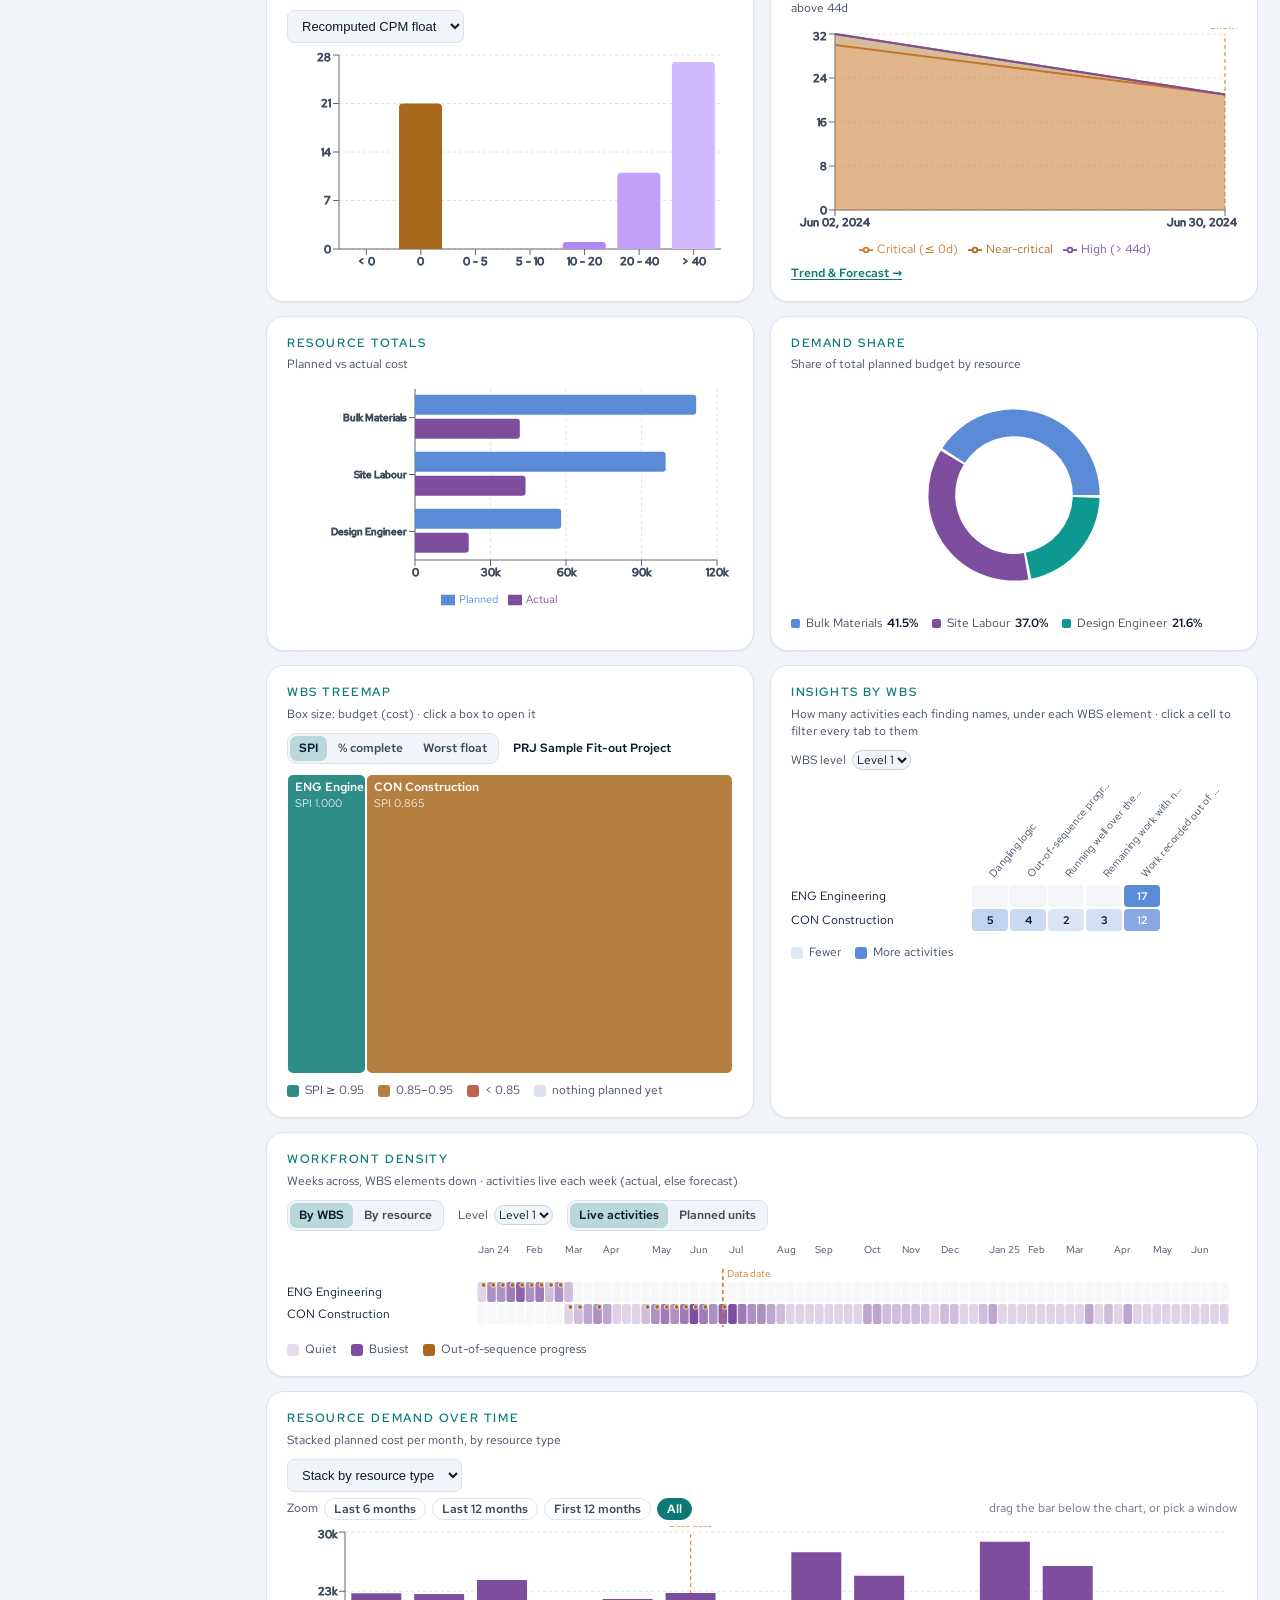
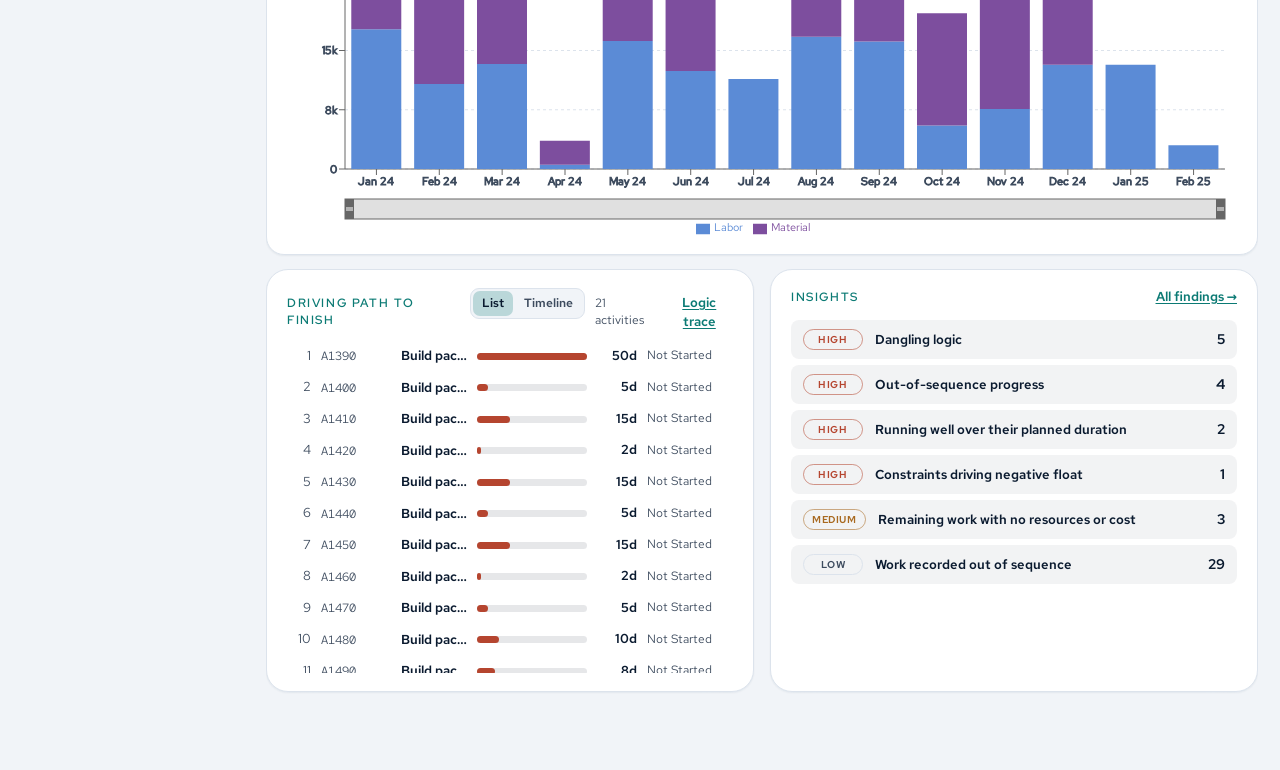
<file: demo/index.html>
<!doctype html>
<html lang="en">
  <head>
    <meta charset="UTF-8" />
    <meta name="viewport" content="width=device-width, initial-scale=1.0" />
    <title>P6 Schedule Analytics &amp; Forensics</title>
    <script type="module" crossorigin src="./assets/index-4QXXAprs.js"></script>
    <link rel="stylesheet" crossorigin href="./assets/index-D0DzYy1S.css">
  </head>
  <body>
    <div id="root"></div>
  </body>
</html>
</file>
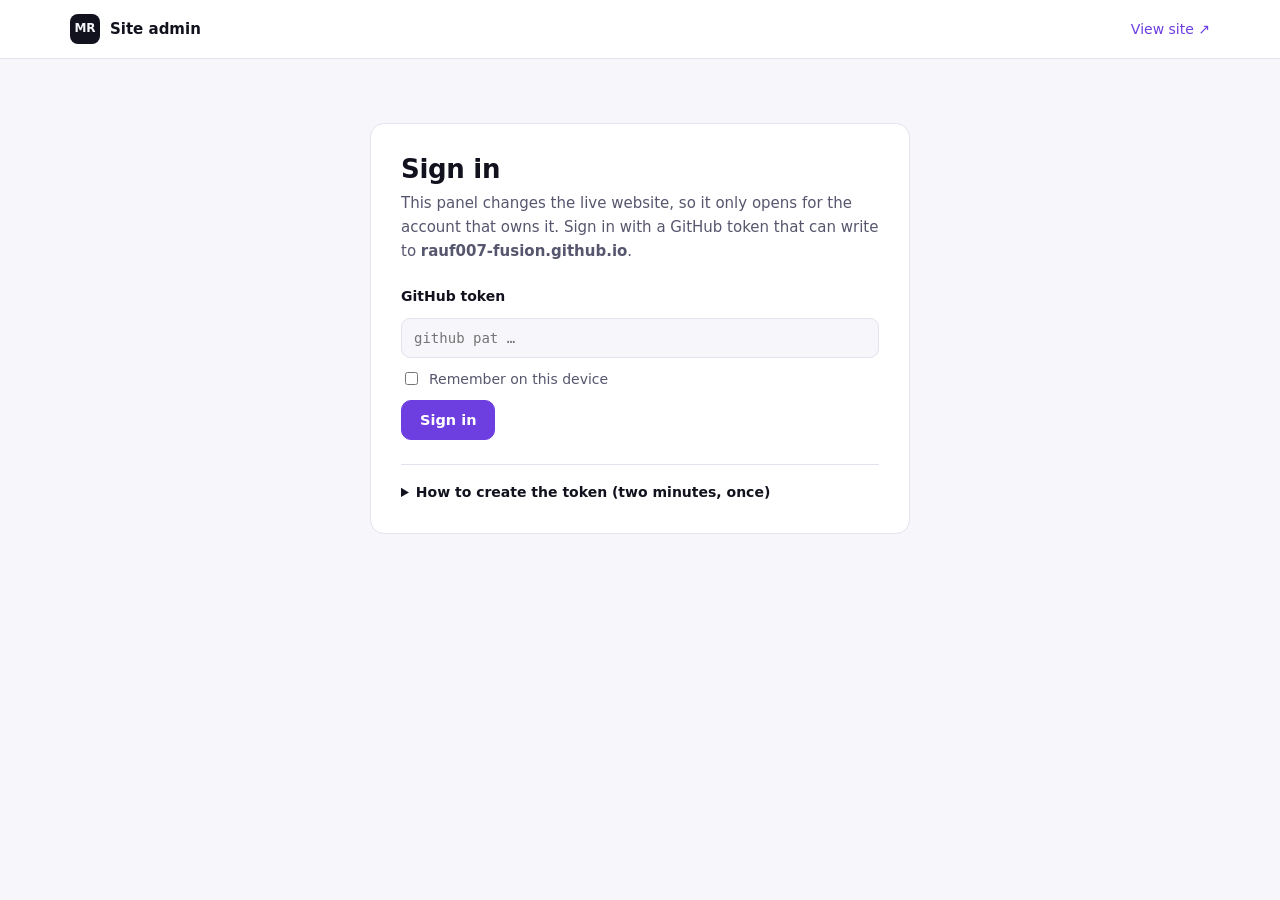
<file: admin.html>
<!doctype html>
<html lang="en-GB">
<head>
  <meta charset="utf-8">
  <meta name="viewport" content="width=device-width, initial-scale=1">
  <title>Site admin — Mohammed Rauf</title>
  <meta name="robots" content="noindex, nofollow">
  <meta name="referrer" content="no-referrer">
  <!-- This page talks to GitHub and nothing else: no third-party scripts,
       fonts or styles, so nothing loaded here can read the token. -->
  <meta http-equiv="Content-Security-Policy" content="default-src 'none'; script-src 'self'; style-src 'self'; img-src 'self' data:; connect-src 'self' https://api.github.com; frame-src 'self'; base-uri 'none'; form-action 'none'">
  <link rel="icon" href="data:image/svg+xml,%3Csvg xmlns='http://www.w3.org/2000/svg' viewBox='0 0 32 32'%3E%3Crect width='32' height='32' rx='8' fill='%2312121f'/%3E%3Ctext x='16' y='21.5' font-family='Arial' font-weight='700' font-size='13' fill='white' text-anchor='middle'%3EMR%3C/text%3E%3C/svg%3E">
  <link rel="stylesheet" href="css/admin.css">
</head>
<body>

<header class="top">
  <div class="in">
    <span class="brand"><b>MR</b> Site admin</span>
    <span class="who" id="who" hidden></span>
    <button class="link" id="signOut" type="button" hidden>Sign out</button>
    <a class="link" href="./" target="_blank" rel="noopener">View site ↗</a>
  </div>
</header>

<main>

  <!-- ============================================================ sign in -->
  <section class="card signin" id="signin" aria-labelledby="signin-h">
    <h1 id="signin-h">Sign in</h1>
    <p class="sub">
      This panel changes the live website, so it only opens for the account that owns it.
      Sign in with a GitHub token that can write to <b>rauf007-fusion.github.io</b>.
    </p>

    <form id="signinForm" novalidate>
      <label for="token">GitHub token</label>
      <input id="token" name="token" type="password" autocomplete="off" spellcheck="false"
             placeholder="github_pat_…" required>
      <label class="check"><input type="checkbox" id="remember"> Remember on this device</label>
      <p class="err" id="signinErr" role="alert" hidden></p>
      <button class="btn primary" type="submit" id="signinBtn">Sign in</button>
    </form>

    <details class="how">
      <summary>How to create the token (two minutes, once)</summary>
      <ol>
        <li>Open <a href="https://github.com/settings/personal-access-tokens/new" target="_blank" rel="noopener">GitHub → new fine-grained token</a>, signed in as <b>rauf007-fusion</b>.</li>
        <li>Name it <i>Portfolio site admin</i> and pick an expiry — 90 days is sensible.</li>
        <li>Under <b>Repository access</b>, choose <b>Only select repositories</b> → <b>rauf007-fusion.github.io</b>.</li>
        <li>Under <b>Permissions → Repository permissions</b>, set <b>Contents</b> to <b>Read and write</b>. Leave everything else as it is.</li>
        <li>Generate the token, copy it and paste it above.</li>
      </ol>
      <p class="fine">
        The token stays in this browser — for this tab only, unless you tick Remember — and is
        sent only to GitHub (api.github.com). Scoped like this it can change files in this one
        website and nothing else in your account. Don't tick Remember on a shared computer.
      </p>
    </details>
  </section>

  <!-- ============================================================== panel -->
  <section id="panel" hidden aria-labelledby="panel-h">
    <div class="head">
      <div>
        <h1 id="panel-h">Site design</h1>
        <p class="sub" id="liveLine">Checking the live site…</p>
      </div>
    </div>

    <fieldset class="opts" id="opts">
      <legend class="sr-only">Choose the design visitors see</legend>
      <!-- cards are built by admin.js -->
    </fieldset>

    <div class="bar">
      <button class="btn primary" type="button" id="publish" disabled>Publish this design</button>
      <p class="status" id="status" role="status" aria-live="polite"></p>
    </div>

    <p class="fine">
      Publishing commits one small file, <code>site-theme.js</code>, to the website's repository.
      GitHub Pages rebuilds the site in about a minute. A visitor who opened the site in the last
      ten minutes may keep the previous design until their browser refreshes its copy
      (Ctrl + F5 shows the new one straight away).
    </p>
  </section>
</main>

<script src="js/admin.js"></script>
</body>
</html>
</file>
<file: css/site.css>
/* ==========================================================================
   Mohammed Rauf - portfolio

   Visual language continues the P6 dashboard it showcases: near-black ground,
   violet/cyan/magenta light, so the site and the product read as one body of
   work. Type is engineering-grade rather than fashionable - Space Grotesk for
   display, IBM Plex for reading and for data, which is what a schedule is.

   The accent is not a fixed colour. --hue is driven by scroll position (see
   site.js), so the page's light shifts as you move through it: violet in the
   hero, cyan through the work, magenta through the career. That is the
   "dynamic colour" - one hue in motion, not a rainbow of competing ones.
   ========================================================================== */

:root {
  --hue: 290;

  --bg: #07070d;
  --surface: #10101a;
  --surface-2: #161624;
  --line: #22223a;
  --line-soft: #1a1a2c;
  --text: #ececf5;
  --muted: #8d8da8;
  --faint: #5f5f7a;

  --accent: oklch(0.70 0.17 var(--hue));
  --accent-strong: oklch(0.62 0.21 var(--hue));
  --accent-soft: oklch(0.70 0.17 var(--hue) / 0.14);
  --accent-line: oklch(0.70 0.17 var(--hue) / 0.34);

  /* career sectors - validated as a categorical set against this surface */
  --sec-1: #8b5cf6;  /* engineering & design */
  --sec-2: #0891b2;  /* offshore oil & gas   */
  --sec-3: #ec4899;  /* rail                 */
  --sec-4: #d97706;  /* business             */
  --sec-5: #3987e5;  /* construction         */
  --sec-6: #199e70;  /* energy & transmission */

  --display: 'Space Grotesk', 'Segoe UI', system-ui, sans-serif;
  --body: 'IBM Plex Sans', 'Segoe UI', system-ui, sans-serif;
  --mono: 'IBM Plex Mono', 'Cascadia Code', Consolas, monospace;

  --radius: 14px;
  --maxw: 1180px;
  color-scheme: dark;
}

:root[data-theme="light"] {
  --bg: #f6f6fb;
  --surface: #ffffff;
  --surface-2: #f1f2f8;
  --line: #e1e3ef;
  --line-soft: #eceef6;
  --text: #12121f;
  --muted: #56566e;
  --faint: #8a8aa3;

  --accent: oklch(0.52 0.20 var(--hue));
  --accent-strong: oklch(0.46 0.22 var(--hue));
  --accent-soft: oklch(0.52 0.20 var(--hue) / 0.10);
  --accent-line: oklch(0.52 0.20 var(--hue) / 0.28);

  --sec-1: #7c3aed;
  --sec-2: #0891b2;
  --sec-3: #db2777;
  --sec-4: #c2740a;
  --sec-5: #2a78d6;
  --sec-6: #15966a;
  color-scheme: light;
}

*, *::before, *::after { box-sizing: border-box; }
html { scroll-behavior: smooth; scroll-padding-top: 84px; }
body {
  margin: 0;
  background: var(--bg);
  color: var(--text);
  font: 16px/1.65 var(--body);
  -webkit-font-smoothing: antialiased;
  text-rendering: optimizeLegibility;
}
img { max-width: 100%; display: block; }
a { color: var(--accent); text-decoration-thickness: 1px; text-underline-offset: 3px; }
a:hover { color: var(--text); }
::selection { background: var(--accent-soft); color: var(--text); }
:focus-visible { outline: 2px solid var(--accent); outline-offset: 3px; border-radius: 6px; }

.wrap { max-width: var(--maxw); margin: 0 auto; padding: 0 28px; }
.mono { font-family: var(--mono); }

/* Pieces that belong to one design only. The Blueprint and Control-room
   stylesheets switch their own pieces on; this design's pieces are hidden
   there (see theme-*.css). */
.only-bp, .only-cr { display: none; }
.sr-only {
  position: absolute; width: 1px; height: 1px; overflow: hidden;
  clip: rect(0 0 0 0); white-space: nowrap;
}

/* --------------------------------------------------------------------------
   Page progress - drawn as a schedule's % complete, because that is what a
   scroll position is for someone who reads programmes all day
   -------------------------------------------------------------------------- */
.progress {
  position: fixed; inset: 0 0 auto 0; height: 3px; z-index: 60;
  background: transparent;
}
.progress i {
  display: block; height: 100%; width: 0;
  background: linear-gradient(90deg, var(--accent-strong), var(--accent));
  box-shadow: 0 0 12px var(--accent);
}

/* --------------------------------------------------------------------------
   Navigation
   -------------------------------------------------------------------------- */
.nav {
  position: sticky; top: 0; z-index: 50;
  backdrop-filter: blur(16px) saturate(160%);
  -webkit-backdrop-filter: blur(16px) saturate(160%);
  background: color-mix(in srgb, var(--bg) 72%, transparent);
  border-bottom: 1px solid color-mix(in srgb, var(--line) 70%, transparent);
}
.nav .wrap { display: flex; align-items: center; gap: 20px; height: 64px; }
.mark {
  font-family: var(--display); font-weight: 700; font-size: 17px;
  color: var(--text); text-decoration: none; display: flex; align-items: center; gap: 10px;
}
.mark b {
  width: 32px; height: 32px; border-radius: 9px; display: grid; place-items: center;
  font-size: 13px; letter-spacing: .5px; color: #fff;
  background: linear-gradient(135deg, var(--accent-strong), oklch(0.62 0.21 calc(var(--hue) + 50)));
  box-shadow: 0 6px 18px -6px var(--accent);
}
.nav ul { display: flex; gap: 4px; list-style: none; margin: 0 0 0 auto; padding: 0; }
.nav a.link {
  display: block; padding: 7px 12px; border-radius: 8px; font-size: 14px;
  color: var(--muted); text-decoration: none; font-weight: 500;
  transition: color .15s ease, background .15s ease;
}
.nav a.link:hover { color: var(--text); background: var(--surface-2); }
.nav a.link.on { color: var(--text); background: var(--accent-soft); }
.iconbtn {
  width: 38px; height: 38px; border-radius: 10px; display: grid; place-items: center;
  border: 1px solid var(--line); background: var(--surface); color: var(--text);
  cursor: pointer; transition: border-color .15s ease;
}
.iconbtn:hover { border-color: var(--accent-line); }
.iconbtn svg { width: 18px; height: 18px; }
.menu-toggle { display: none; }

/* --------------------------------------------------------------------------
   Hero
   -------------------------------------------------------------------------- */
.hero { position: relative; overflow: hidden; padding: 96px 0 72px; isolation: isolate; }

/* a slow mesh of light - the dynamic colour is at its most visible here */
.mesh { position: absolute; inset: -20% -10% auto -10%; height: 140%; z-index: -2; pointer-events: none; }
.mesh span {
  position: absolute; border-radius: 50%; filter: blur(72px); opacity: .55;
  animation: drift 22s ease-in-out infinite alternate;
}
.mesh span:nth-child(1) { width: 46vw; height: 46vw; left: 2%;  top: 0%;  background: oklch(0.60 0.22 var(--hue)); }
.mesh span:nth-child(2) { width: 38vw; height: 38vw; right: 4%; top: 6%;  background: oklch(0.62 0.20 calc(var(--hue) + 70)); animation-duration: 26s; }
.mesh span:nth-child(3) { width: 30vw; height: 30vw; left: 38%; top: 34%; background: oklch(0.62 0.18 calc(var(--hue) - 80)); animation-duration: 30s; }
:root[data-theme="light"] .mesh span { opacity: .22; }
@keyframes drift {
  0%   { transform: translate(0, 0) scale(1); }
  50%  { transform: translate(4vw, 3vw) scale(1.08); }
  100% { transform: translate(-3vw, 5vw) scale(.94); }
}

/* faint schedule grid behind the hero - timescale columns, like a Gantt */
.grid-bg {
  position: absolute; inset: 0; z-index: -1; pointer-events: none;
  background-image:
    linear-gradient(to right, color-mix(in srgb, var(--line) 55%, transparent) 1px, transparent 1px);
  background-size: 88px 100%;
  mask-image: linear-gradient(to bottom, #000 10%, transparent 88%);
  -webkit-mask-image: linear-gradient(to bottom, #000 10%, transparent 88%);
}

.eyebrow {
  display: inline-flex; align-items: center; gap: 10px; flex-wrap: wrap;
  font-family: var(--mono); font-size: 12.5px; letter-spacing: .4px;
  color: var(--muted); padding: 6px 12px 6px 8px; border-radius: 999px;
  border: 1px solid var(--line); background: color-mix(in srgb, var(--surface) 70%, transparent);
}
.eyebrow .dot {
  width: 8px; height: 8px; border-radius: 50%; background: #22c55e;
  box-shadow: 0 0 0 4px rgba(34,197,94,.16); animation: pulse 2.4s ease-in-out infinite;
}
@keyframes pulse { 50% { box-shadow: 0 0 0 7px rgba(34,197,94,.04); } }

.hero h1 {
  font-family: var(--display); font-weight: 700; letter-spacing: -2px; line-height: .98;
  font-size: clamp(48px, 8.4vw, 104px); margin: 22px 0 18px;
}
.hero h1 .grad {
  background: linear-gradient(100deg, var(--text) 20%, var(--accent) 60%, oklch(0.72 0.17 calc(var(--hue) + 60)));
  -webkit-background-clip: text; background-clip: text; color: transparent;
}
.hero .role {
  font-family: var(--display); font-size: clamp(19px, 2.2vw, 25px); font-weight: 500;
  color: var(--text); margin: 0 0 14px; letter-spacing: -.2px;
}
.hero .lede { max-width: 620px; font-size: 18px; color: var(--muted); margin: 0 0 34px; }

.cta { display: flex; gap: 12px; flex-wrap: wrap; }
.btn {
  display: inline-flex; align-items: center; gap: 9px; padding: 13px 20px;
  border-radius: 11px; font-weight: 600; font-size: 15px; text-decoration: none;
  border: 1px solid transparent; cursor: pointer; font-family: var(--body);
  transition: transform .15s ease, box-shadow .15s ease, border-color .15s ease;
}
.btn svg { width: 17px; height: 17px; }
.btn.primary {
  color: #fff;
  background: linear-gradient(135deg, var(--accent-strong), oklch(0.58 0.22 calc(var(--hue) + 40)));
  box-shadow: 0 10px 28px -10px var(--accent);
}
.btn.primary:hover { transform: translateY(-2px); box-shadow: 0 16px 34px -12px var(--accent); color: #fff; }
.btn.ghost { color: var(--text); border-color: var(--line); background: var(--surface); }
.btn.ghost:hover { border-color: var(--accent-line); color: var(--text); }

/* headline figures */
.stats {
  display: grid; grid-template-columns: repeat(4, minmax(0, 1fr)); gap: 1px;
  margin-top: 64px; border-radius: var(--radius); overflow: hidden;
  border: 1px solid var(--line); background: var(--line);
}
.stat { background: color-mix(in srgb, var(--surface) 88%, transparent); padding: 22px 22px 20px; }
.stat .n {
  font-family: var(--display); font-weight: 700; font-size: clamp(30px, 3.6vw, 42px);
  letter-spacing: -1px; line-height: 1; color: var(--text);
}
.stat .n em { font-style: normal; color: var(--accent); }
.stat .l { font-size: 13.5px; color: var(--muted); margin-top: 8px; }

/* --------------------------------------------------------------------------
   Sections
   -------------------------------------------------------------------------- */
section { padding: 96px 0; position: relative; }
.kicker {
  font-family: var(--mono); font-size: 12.5px; letter-spacing: 1.4px; text-transform: uppercase;
  color: var(--accent); display: flex; align-items: center; gap: 10px; margin-bottom: 14px;
}
.kicker::before { content: ''; width: 22px; height: 1px; background: var(--accent); }
h2 {
  font-family: var(--display); font-weight: 700; letter-spacing: -1.2px; line-height: 1.08;
  font-size: clamp(32px, 4.4vw, 52px); margin: 0 0 16px;
}
.intro { color: var(--muted); max-width: 680px; font-size: 17px; margin: 0 0 44px; }

.card {
  background: var(--surface); border: 1px solid var(--line); border-radius: var(--radius);
  position: relative; overflow: hidden;
}
/* a spotlight that follows the pointer across a card */
.spot::before {
  content: ''; position: absolute; inset: 0; pointer-events: none; opacity: 0;
  background: radial-gradient(420px circle at var(--mx, 50%) var(--my, 50%), var(--accent-soft), transparent 60%);
  transition: opacity .25s ease;
}
.spot:hover::before { opacity: 1; }

/* about */
.about-grid { display: grid; grid-template-columns: 1.35fr 1fr; gap: 28px; align-items: start; }
.about-grid p { margin: 0 0 16px; color: var(--muted); font-size: 16.5px; }
.about-grid p strong { color: var(--text); font-weight: 600; }
.now { padding: 26px; }
.now .tag {
  font-family: var(--mono); font-size: 11.5px; letter-spacing: 1px; text-transform: uppercase;
  color: var(--accent); display: flex; align-items: center; gap: 8px;
}
.now h3 { font-family: var(--display); font-size: 22px; margin: 10px 0 4px; letter-spacing: -.3px; }
.now .at { color: var(--muted); font-size: 14.5px; margin: 0 0 18px; }
.now dl { display: grid; grid-template-columns: auto 1fr; gap: 9px 16px; margin: 0; font-size: 14px; }
.now dt { color: var(--faint); font-family: var(--mono); font-size: 12px; padding-top: 2px; }
.now dd { margin: 0; }
.chips { display: flex; flex-wrap: wrap; gap: 8px; margin-top: 22px; }
.chip {
  font-size: 13px; padding: 5px 11px; border-radius: 999px;
  border: 1px solid var(--line); color: var(--muted); background: var(--surface-2);
}

/* --------------------------------------------------------------------------
   Featured work
   -------------------------------------------------------------------------- */
.work { display: grid; gap: 30px; }
.project { display: grid; grid-template-columns: 1fr 1.25fr; gap: 0; }
.project .copy { padding: 34px 34px 30px; display: flex; flex-direction: column; }
.project .label {
  font-family: var(--mono); font-size: 12px; letter-spacing: .8px; color: var(--muted);
  display: flex; gap: 10px; align-items: center; flex-wrap: wrap;
}
.project .label b {
  color: var(--accent); background: var(--accent-soft); border: 1px solid var(--accent-line);
  padding: 2px 8px; border-radius: 6px; font-weight: 500;
}
.project h3 {
  font-family: var(--display); font-size: clamp(24px, 2.6vw, 30px); letter-spacing: -.6px;
  line-height: 1.12; margin: 14px 0 12px;
}
.project p { color: var(--muted); margin: 0 0 18px; font-size: 15.5px; }
.feat { list-style: none; margin: 0 0 24px; padding: 0; display: grid; gap: 9px; }
.feat li { display: grid; grid-template-columns: 18px 1fr; gap: 10px; font-size: 14.5px; }
.feat li svg { width: 16px; height: 16px; margin-top: 4px; color: var(--accent); }
.feat li span { color: var(--muted); }
.feat li b { color: var(--text); font-weight: 600; }
.stack { display: flex; flex-wrap: wrap; gap: 6px; margin: 0 0 26px; }
.stack span {
  font-family: var(--mono); font-size: 11.5px; padding: 3px 8px; border-radius: 6px;
  background: var(--surface-2); color: var(--muted); border: 1px solid var(--line-soft);
}
.project .actions { margin-top: auto; display: flex; gap: 10px; flex-wrap: wrap; }
.note { font-size: 12.5px; color: var(--faint); margin: 14px 0 0; }

/* the screenshot viewer */
.viewer { background: var(--surface-2); border-left: 1px solid var(--line); display: flex; flex-direction: column; min-width: 0; }
.tabs { display: flex; gap: 2px; padding: 12px 12px 0; flex-wrap: wrap; }
.tabs button {
  font: 500 13px var(--body); padding: 8px 12px; border-radius: 8px 8px 0 0; cursor: pointer;
  border: 1px solid transparent; border-bottom: 0; background: transparent; color: var(--muted);
}
.tabs button[aria-selected="true"] {
  background: var(--bg); color: var(--text); border-color: var(--line);
}
.shot {
  margin: 0 12px 12px; border: 1px solid var(--line); border-radius: 0 10px 10px 10px;
  background: var(--bg); overflow: hidden; position: relative; aspect-ratio: 16 / 10;
  cursor: zoom-in;
}
/* Power BI pages are 16:9 canvases - frame them at their own ratio, or the
   cover crop cuts off the right-hand column of KPI cards */
#powerbi .shot { aspect-ratio: 16 / 9; }
.shot img {
  width: 100%; height: 100%; object-fit: cover; object-position: top left;
  transition: opacity .3s ease, transform .6s cubic-bezier(.2,.8,.2,1);
}
.shot:hover img { transform: scale(1.015); }
.shot .zoomhint {
  position: absolute; right: 10px; bottom: 10px; font-size: 12px; padding: 5px 9px;
  border-radius: 7px; background: color-mix(in srgb, var(--bg) 80%, transparent);
  color: var(--muted); border: 1px solid var(--line); backdrop-filter: blur(6px);
}
.caption { padding: 0 16px 16px; font-size: 13.5px; color: var(--muted); min-height: 3.2em; }

/* lightbox */
.lightbox {
  position: fixed; inset: 0; z-index: 100; display: grid; place-items: center; padding: 4vh 4vw;
  background: color-mix(in srgb, #000 82%, transparent); backdrop-filter: blur(6px);
}
.lightbox[hidden] { display: none; }
.lightbox figure { margin: 0; max-width: 1400px; width: 100%; max-height: 92vh; overflow: auto; border-radius: 12px; }
.lightbox img { width: 100%; height: auto; border-radius: 12px; border: 1px solid #2a2a40; }
.lightbox figcaption { color: #c8c8da; font-size: 14px; margin-top: 12px; text-align: center; }
.lightbox .close { position: fixed; top: 18px; right: 18px; }

/* --------------------------------------------------------------------------
   Career - drawn as a Gantt chart
   -------------------------------------------------------------------------- */
.legend { display: flex; flex-wrap: wrap; gap: 8px; margin: 0 0 20px; }
.legend button {
  display: inline-flex; align-items: center; gap: 8px; cursor: pointer;
  font: 500 13px var(--body); color: var(--muted); padding: 6px 12px 6px 10px;
  border-radius: 999px; border: 1px solid var(--line); background: var(--surface);
  transition: opacity .15s ease, border-color .15s ease;
}
.legend button i { width: 10px; height: 10px; border-radius: 3px; background: var(--c); }
.legend button[aria-pressed="false"] { opacity: .42; }
.legend button:hover { border-color: var(--accent-line); color: var(--text); }
.legend .reset { color: var(--faint); }

.gantt { padding: 22px 22px 14px; }
.gantt-scroll { overflow-x: auto; overflow-y: hidden; scrollbar-width: thin; }
.gantt-inner { min-width: 900px; position: relative; }

.axis, .grow {
  display: grid; grid-template-columns: 220px 1fr; align-items: center;
}
.axis { height: 30px; border-bottom: 1px solid var(--line); margin-bottom: 6px; }
.ticks { position: relative; height: 100%; }
.ticks span {
  position: absolute; top: 7px; transform: translateX(-50%);
  font-family: var(--mono); font-size: 11px; color: var(--faint);
}
.grow { height: 42px; }
.grow .who { padding-right: 14px; min-width: 0; }
.grow .who b {
  display: block; font-size: 13.5px; font-weight: 600; white-space: nowrap;
  overflow: hidden; text-overflow: ellipsis;
}
.grow .who small {
  display: block; font-size: 11.5px; color: var(--faint); white-space: nowrap;
  overflow: hidden; text-overflow: ellipsis; font-family: var(--mono);
}
.lane { position: relative; height: 100%; }

/* vertical year gridlines, sat behind every lane */
.gridlines { position: absolute; top: 0; bottom: 0; left: 220px; right: 0; pointer-events: none; }
.gridlines i { position: absolute; top: 0; bottom: 0; width: 1px; background: var(--line-soft); }

.bar {
  position: absolute; top: 9px; height: 24px; border-radius: 6px; cursor: pointer;
  border: 0; padding: 0 9px; display: flex; align-items: center; min-width: 6px;
  background: var(--c); color: #fff; font: 600 11.5px var(--body); white-space: nowrap;
  overflow: hidden; text-overflow: ellipsis;
  box-shadow: 0 0 0 0 transparent, 0 4px 14px -6px var(--c);
  transform-origin: left center;
  transition: box-shadow .18s ease, filter .18s ease, opacity .25s ease, transform .18s ease;
}
.bar:hover, .bar:focus-visible {
  filter: brightness(1.12);
  box-shadow: 0 0 0 2px var(--bg), 0 0 0 4px var(--c), 0 8px 22px -6px var(--c);
}
.bar[aria-pressed="true"] { box-shadow: 0 0 0 2px var(--bg), 0 0 0 4px var(--text), 0 8px 22px -6px var(--c); }
.bar.dim { opacity: .14; }
.bar.live {
  background-image: repeating-linear-gradient(135deg, transparent 0 7px, rgba(255,255,255,.14) 7px 14px);
}
/* bars draw in left to right when the chart scrolls into view - a schedule
   being built, which is the one animation here that means something */
.gantt:not(.drawn) .bar { transform: scaleX(0); }
.gantt.drawn .bar { transition: transform .9s cubic-bezier(.2,.8,.2,1) var(--delay, 0s), box-shadow .18s ease, filter .18s ease, opacity .25s ease; }

/* milestone diamonds. Deliberately NOT named .cert - that is the
   certification card further down, and sharing the name gave every diamond
   the card's padding and blew them up to four times the size. */
.ms {
  position: absolute; top: 12px; width: 16px; height: 16px; transform: translateX(-50%) rotate(45deg);
  background: var(--surface); border: 2px solid var(--accent); border-radius: 3px; cursor: pointer;
  padding: 0; margin: 0; transition: background .15s ease, transform .15s ease;
}
.ms:hover, .ms:focus-visible { background: var(--accent); transform: translateX(-50%) rotate(45deg) scale(1.2); }
.ms.ms-edu { border-color: var(--muted); }
.ms.ms-edu:hover, .ms.ms-edu:focus-visible { background: var(--muted); }
/* a diamond that stands for two qualifications close together */
.ms.multi::after {
  content: ''; position: absolute; inset: 3px; border-radius: 1px; background: currentColor;
  color: var(--accent); opacity: .55;
}
.ms.ms-edu.multi::after { color: var(--muted); }

/* The data-date line. Its label sits ABOVE the axis, right-aligned to the
   line: today is always near the chart's right edge, so a centred label was
   clipped by the scroller and sat on top of the last years' ticks. */
.gantt-inner { padding-top: 28px; }
.gridlines { top: 28px; }
.today {
  position: absolute; top: 28px; bottom: 0; width: 0; border-left: 1.5px dashed var(--accent);
  pointer-events: none; z-index: 2;
}
.today span {
  position: absolute; top: -26px; right: -1px; white-space: nowrap;
  font-family: var(--mono); font-size: 10.5px; color: #fff; background: var(--accent-strong);
  padding: 2px 7px; border-radius: 5px 5px 0 5px;
}

/* the tooltip on hover */
.tip {
  position: fixed; z-index: 70; pointer-events: none; max-width: 280px;
  background: var(--surface); border: 1px solid var(--line); border-radius: 10px;
  padding: 10px 12px; font-size: 13px; box-shadow: 0 16px 40px -14px rgba(0,0,0,.6);
  opacity: 0; transform: translateY(4px); transition: opacity .12s ease, transform .12s ease;
}
.tip.on { opacity: 1; transform: none; }
.tip b { display: block; font-size: 13.5px; }
.tip span { color: var(--muted); font-family: var(--mono); font-size: 11.5px; }

/* detail panel for the chosen role */
.detail {
  display: grid; grid-template-columns: 250px 1fr; gap: 28px; padding: 26px 28px;
  margin-top: 18px; border-top: 3px solid var(--c, var(--accent));
}
.detail .meta .sector {
  display: inline-flex; align-items: center; gap: 7px; font-size: 12px; font-family: var(--mono);
  color: var(--muted);
}
.detail .meta .sector i { width: 9px; height: 9px; border-radius: 3px; background: var(--c); }
.detail h3 { font-family: var(--display); font-size: 22px; letter-spacing: -.4px; margin: 10px 0 2px; line-height: 1.2; }
.detail .co { color: var(--muted); margin: 0 0 14px; }
.detail .when { font-family: var(--mono); font-size: 13px; color: var(--text); }
.detail .dur { font-family: var(--mono); font-size: 12px; color: var(--faint); }
.detail .proj {
  font-size: 14px; padding: 10px 12px; border-radius: 9px; background: var(--surface-2);
  border: 1px solid var(--line-soft); margin: 0 0 14px;
}
.detail .proj b { color: var(--text); }
.detail ul { margin: 0; padding: 0; list-style: none; display: grid; gap: 9px; }
.detail li {
  display: grid; grid-template-columns: 14px 1fr; gap: 10px; color: var(--muted); font-size: 15px;
}
.detail li::before {
  content: ''; width: 6px; height: 6px; border-radius: 50%; background: var(--c, var(--accent));
  margin-top: 10px;
}
.detail-empty { color: var(--muted); font-size: 14.5px; }

/* the vertical fallback that replaces the Gantt on narrow screens */
.vlist { display: none; }

/* --------------------------------------------------------------------------
   Skills, certifications, contact
   -------------------------------------------------------------------------- */
.skills { display: grid; grid-template-columns: repeat(3, minmax(0, 1fr)); gap: 18px; }
.skill { padding: 24px; }
.skill .ic {
  width: 40px; height: 40px; border-radius: 11px; display: grid; place-items: center;
  color: var(--accent); background: var(--accent-soft); border: 1px solid var(--accent-line);
  margin-bottom: 16px;
}
.skill .ic svg { width: 20px; height: 20px; }
.skill h3 { font-family: var(--display); font-size: 18px; margin: 0 0 10px; letter-spacing: -.2px; }
.skill ul { margin: 0; padding: 0; list-style: none; display: grid; gap: 7px; }
.skill li { color: var(--muted); font-size: 14.5px; padding-left: 16px; position: relative; }
.skill li::before {
  content: ''; position: absolute; left: 0; top: 10px; width: 6px; height: 1.5px; background: var(--accent);
}

.tools { display: flex; flex-wrap: wrap; gap: 10px; margin-top: 26px; }
.tool {
  display: flex; align-items: center; gap: 10px; padding: 10px 14px; border-radius: 11px;
  border: 1px solid var(--line); background: var(--surface); font-size: 14px;
}
.tool small {
  font-family: var(--mono); font-size: 11px; color: var(--accent);
  padding: 2px 7px; border-radius: 6px; background: var(--accent-soft);
}

.certs { display: grid; grid-template-columns: repeat(2, minmax(0, 1fr)); gap: 14px; }
.cert { display: grid; grid-template-columns: 58px 1fr; gap: 16px; align-items: center; padding: 18px 20px; }
.cert .yr {
  font-family: var(--mono); font-size: 13px; color: var(--accent); text-align: center;
  padding: 8px 0; border-radius: 9px; background: var(--accent-soft); border: 1px solid var(--accent-line);
}
.cert b { display: block; font-size: 15px; line-height: 1.35; }
.cert span { color: var(--muted); font-size: 13.5px; }
.subhead { font-family: var(--display); font-size: 20px; margin: 44px 0 16px; letter-spacing: -.3px; }

.contact { padding: 48px; text-align: center; }
.contact h2 { margin-bottom: 12px; }
.contact p { color: var(--muted); max-width: 560px; margin: 0 auto 30px; }
.contact .cta { justify-content: center; }
.facts {
  display: flex; flex-wrap: wrap; justify-content: center; gap: 10px 26px; margin-top: 34px;
  font-size: 14px; color: var(--muted);
}
.facts span { display: inline-flex; align-items: center; gap: 8px; }
.facts svg { width: 15px; height: 15px; color: var(--accent); }

footer {
  border-top: 1px solid var(--line); padding: 30px 0 42px; color: var(--faint); font-size: 13.5px;
}
footer .wrap { display: flex; justify-content: space-between; gap: 16px; flex-wrap: wrap; }

/* reveal on scroll - only when the script that reveals things is running.
   Hiding content in CSS alone would leave it invisible if the script failed to
   load, or in any renderer that never scrolls. */
.js .reveal { opacity: 0; transform: translateY(18px); transition: opacity .7s ease, transform .7s cubic-bezier(.2,.8,.2,1); }
.js .reveal.in { opacity: 1; transform: none; }

/* --------------------------------------------------------------------------
   Responsive
   -------------------------------------------------------------------------- */
@media (max-width: 980px) {
  .project { grid-template-columns: 1fr; }
  .viewer { border-left: 0; border-top: 1px solid var(--line); }
  .about-grid { grid-template-columns: 1fr; }
  .skills { grid-template-columns: 1fr 1fr; }
  .stats { grid-template-columns: repeat(2, minmax(0, 1fr)); }
  .detail { grid-template-columns: 1fr; gap: 14px; }
}
@media (max-width: 760px) {
  .wrap { padding: 0 20px; }
  section { padding: 72px 0; }
  .hero { padding: 64px 0 56px; }
  .nav ul {
    position: absolute; top: 64px; left: 0; right: 0; flex-direction: column;
    background: var(--bg); border-bottom: 1px solid var(--line); padding: 10px 20px 16px;
    display: none;
  }
  .nav ul.open { display: flex; }
  .menu-toggle { display: grid; margin-left: auto; }
  .skills, .certs { grid-template-columns: 1fr; }
  .project .copy { padding: 26px 22px; }
  .contact { padding: 34px 22px; }

  /* The Gantt needs width to mean anything; below this it becomes a list.
     The detail panel goes with it - it describes the selected bar, and with
     no bars to select it only repeated the first entry of the list below. */
  .gantt, .legend, .detail { display: none; }
  .vlist { display: grid; gap: 14px; }
  .vitem { padding: 18px 18px 18px 20px; border-left: 4px solid var(--c); }
  .vitem .when { font-family: var(--mono); font-size: 12px; color: var(--muted); }
  .vitem h3 { font-family: var(--display); font-size: 18px; margin: 6px 0 2px; }
  .vitem .co { color: var(--muted); font-size: 14px; margin: 0 0 10px; }
  .vitem ul { margin: 0; padding-left: 18px; color: var(--muted); font-size: 14.5px; }
  .vitem li { margin-bottom: 5px; }
}

@media (prefers-reduced-motion: reduce) {
  html { scroll-behavior: auto; }
  .mesh span, .eyebrow .dot { animation: none; }
  .js .reveal { opacity: 1; transform: none; transition: none; }
  .gantt:not(.drawn) .bar { transform: none; }
  .bar, .shot img, .btn { transition: none; }
}

@media print {
  .nav, .progress, .mesh, .grid-bg, .lightbox, .tabs, .legend { display: none !important; }
  body { background: #fff; color: #000; }
}
</file>
<file: css/theme-blueprint.css>
/* ==========================================================================
   A · Blueprint - the site as an engineering drawing sheet.

   Drafting paper, cobalt ink, a sheet frame with zone marks, and the facts
   that matter set in a title block - the panel every engineer reads first on
   a drawing. Square corners throughout: nothing on a drawing is rounded that
   the thing it draws is not.

   Every rule is scoped to [data-site="blueprint"], so this file does nothing
   unless the site's published theme (site-theme.js) or ?theme= selects it.
   ========================================================================== */

:root[data-site="blueprint"] {
  --paper: #f4f2ec;
  --cobalt: #2350c8;
  --cobalt-deep: #173a99;
  --zone: #6b82c9;

  --bg: #f4f2ec;
  --surface: #faf9f5;
  --surface-2: #efede5;
  --line: rgba(35, 80, 200, .30);
  --line-soft: rgba(35, 80, 200, .13);
  --text: #14213d;
  --muted: #45547a;
  --faint: #56668c;

  --accent: #2350c8;
  --accent-strong: #2350c8;
  --accent-soft: rgba(35, 80, 200, .08);
  --accent-line: rgba(35, 80, 200, .45);

  /* the light-mode sector set, validated for a light surface */
  --sec-1: #7c3aed;
  --sec-2: #0891b2;
  --sec-3: #db2777;
  --sec-4: #c2740a;
  --sec-5: #2a78d6;
  --sec-6: #15966a;

  --display: 'Archivo', 'Segoe UI', system-ui, sans-serif;
  --body: 'Archivo', 'Segoe UI', system-ui, sans-serif;
  --mono: 'JetBrains Mono', 'Cascadia Code', Consolas, monospace;
  --radius: 0px;
  --maxw: 1240px;
  color-scheme: light;
}

/* this design's pieces on, the original design's pieces off */
[data-site="blueprint"] .only-cur,
[data-site="blueprint"] #themeBtn,
[data-site="blueprint"] .mesh,
[data-site="blueprint"] .grid-bg { display: none !important; }
[data-site="blueprint"] .mark .only-bp,
[data-site="blueprint"] .bp-sheet,
[data-site="blueprint"] .bp-rev { display: inline-block; }
[data-site="blueprint"] .dimline,
[data-site="blueprint"] .titleblock,
[data-site="blueprint"] .bp-zones { display: block; }

/* --------------------------------------------------------------- the sheet */
[data-site="blueprint"] body {
  position: relative;
  margin: 26px;
  border: 1.5px solid var(--cobalt);
  background-color: var(--paper);
  background-image:
    linear-gradient(rgba(35, 80, 200, .065) 1px, transparent 1px),
    linear-gradient(90deg, rgba(35, 80, 200, .065) 1px, transparent 1px),
    linear-gradient(rgba(35, 80, 200, .11) 1px, transparent 1px),
    linear-gradient(90deg, rgba(35, 80, 200, .11) 1px, transparent 1px);
  background-size: 24px 24px, 24px 24px, 120px 120px, 120px 120px;
  font-size: 16px;
}
[data-site="blueprint"] ::selection { background: rgba(35, 80, 200, .18); }
[data-site="blueprint"] :focus-visible { border-radius: 0; }
[data-site="blueprint"] a:hover { color: var(--cobalt-deep); }

/* zone marks sit in the margin outside the frame */
.bp-zones {
  position: absolute; inset: -27px; pointer-events: none;
  font: 10px/1 var(--mono); color: var(--zone);
}
.bp-zones .zx {
  position: absolute; top: 9px; left: 27px; right: 27px;
  display: flex; justify-content: space-around;
}
.bp-zones .zy {
  position: absolute; top: 27px; bottom: 27px; left: 9px;
  display: flex; flex-direction: column; justify-content: space-around;
}
.bp-zones .zy.r { left: auto; right: 9px; }

/* the progress bar is a thin ink rule, not a glow */
[data-site="blueprint"] .progress i { background: var(--cobalt); box-shadow: none; height: 2px; }

/* ------------------------------------------------------------------- nav */
[data-site="blueprint"] .nav {
  background: color-mix(in srgb, var(--paper) 94%, transparent);
  backdrop-filter: blur(4px); -webkit-backdrop-filter: blur(4px);
  border-bottom: 1px solid rgba(35, 80, 200, .35);
}
[data-site="blueprint"] .nav .wrap { height: 72px; gap: 22px; }
[data-site="blueprint"] .mark { gap: 12px; }
[data-site="blueprint"] .mark b {
  width: 38px; height: 38px; border-radius: 0; background: none; box-shadow: none;
  border: 1.5px solid var(--cobalt); color: var(--cobalt);
  font-weight: 800; font-stretch: 118%; font-size: 14px;
}
[data-site="blueprint"] .mark .only-bp {
  font: 500 12px var(--mono); letter-spacing: .6px; text-transform: uppercase; color: var(--text);
}
[data-site="blueprint"] .nav ul { counter-reset: nav; gap: 2px; }
[data-site="blueprint"] .nav li { counter-increment: nav; }
[data-site="blueprint"] .nav a.link {
  font: 500 12px var(--mono); letter-spacing: .6px; text-transform: uppercase;
  color: #3a4a6e; border-radius: 0; padding: 8px 10px;
}
[data-site="blueprint"] .nav a.link::before {
  content: counter(nav, decimal-leading-zero) ' '; color: var(--cobalt);
}
[data-site="blueprint"] .nav a.link:hover { background: var(--accent-soft); color: var(--text); }
[data-site="blueprint"] .nav a.link.on { background: none; color: var(--text); box-shadow: inset 0 -1.5px 0 var(--cobalt); }
.bp-rev {
  font: 500 11px var(--mono); text-transform: uppercase; letter-spacing: .4px; white-space: nowrap;
  padding: 5px 10px; border: 1px solid var(--cobalt); color: var(--cobalt);
}
[data-site="blueprint"] .iconbtn { border-radius: 0; border-color: var(--cobalt); background: none; }

/* ------------------------------------------------------------------ hero */
[data-site="blueprint"] .hero { padding: 58px 0 0; overflow: visible; }
[data-site="blueprint"] .hero-top {
  display: grid; grid-template-columns: minmax(0, 1fr) 430px; gap: 48px; align-items: end;
}
[data-site="blueprint"] .hero-main { display: flex; flex-direction: column; align-items: flex-start; }
.bp-sheet {
  font: 500 11.5px var(--mono); letter-spacing: 1.2px; text-transform: uppercase; color: var(--cobalt);
}

/* a dimension line over the name, the way a drawing states a length */
.dimline {
  position: relative; width: 100%; max-width: 700px; height: 17px; margin-top: 31px;
  border-left: 1px solid var(--cobalt); border-right: 1px solid var(--cobalt);
}
.dimline::before {
  content: ''; position: absolute; left: 0; right: 0; top: 8px; height: 1px; background: var(--cobalt);
}
.dimline span {
  position: absolute; left: 50%; top: -1px; transform: translateX(-50%); white-space: nowrap;
  padding: 0 10px; background: var(--paper);
  font: 500 11px/19px var(--mono); text-transform: uppercase; color: var(--cobalt);
}

[data-site="blueprint"] .hero h1 {
  font-family: var(--display); font-weight: 800; font-stretch: 116%;
  font-size: clamp(50px, 7.4vw, 108px); letter-spacing: -3px; line-height: .9;
  margin: 14px 0 0; color: var(--text);
}
[data-site="blueprint"] .hero h1 .grad {
  background: none; -webkit-background-clip: border-box; background-clip: border-box; color: var(--text);
}
[data-site="blueprint"] .hero .role {
  font-family: var(--display); font-size: 22px; font-weight: 600; font-stretch: 108%;
  letter-spacing: 0; margin: 24px 0 0;
}
[data-site="blueprint"] .hero .lede { margin: 16px 0 0; max-width: 580px; color: var(--muted); }
[data-site="blueprint"] .hero .cta { margin-top: 34px; }

[data-site="blueprint"] .btn { border-radius: 0; padding: 14px 22px; font-weight: 600; }
[data-site="blueprint"] .btn.primary { background: var(--cobalt); box-shadow: none; }
[data-site="blueprint"] .btn.primary:hover { background: var(--cobalt-deep); box-shadow: none; transform: none; }
[data-site="blueprint"] .btn.ghost { background: transparent; border: 1.5px solid var(--text); color: var(--text); }
[data-site="blueprint"] .btn.ghost:hover { border-color: var(--cobalt); color: var(--cobalt); }

/* the title block */
.titleblock { border: 1.5px solid var(--cobalt); background: rgba(250, 249, 245, .94); }
.titleblock .tb-h {
  padding: 9px 14px; background: var(--cobalt); color: #fff;
  font: 500 11px var(--mono); letter-spacing: 1.2px; text-transform: uppercase;
}
.titleblock dl { display: grid; grid-template-columns: 108px minmax(0, 1fr); margin: 0; }
.titleblock dt, .titleblock dd { padding: 9px 14px; border-bottom: 1px solid var(--line); margin: 0; }
.titleblock dt {
  border-right: 1px solid var(--line);
  font: 10.5px/1.9 var(--mono); text-transform: uppercase; color: var(--faint);
}
.titleblock dd { font-size: 14px; line-height: 1.45; }
.titleblock dd b { font-weight: 600; }
.titleblock dd.hl { font-weight: 700; color: var(--cobalt); }
.titleblock dt:nth-last-of-type(1), .titleblock dd:nth-last-of-type(1) { border-bottom: 0; }
.titleblock .ok {
  display: inline-block; width: 8px; height: 8px; border-radius: 50%; background: #1f9d55;
  margin-right: 8px; vertical-align: 1px;
}
.titleblock .tb-f { display: grid; grid-template-columns: repeat(3, minmax(0, 1fr)); border-top: 1.5px solid var(--cobalt); }
.titleblock .tb-f > div { padding: 8px 14px; }
.titleblock .tb-f > div + div { border-left: 1px solid var(--line); }
.titleblock .tb-f small { display: block; font: 9.5px var(--mono); text-transform: uppercase; color: var(--faint); }
.titleblock .tb-f b { font-size: 15px; font-weight: 700; }
.titleblock .tb-f b.m { font-family: var(--mono); }
.titleblock .tb-f b.c { color: var(--cobalt); }

/* headline figures, read as dimensions */
[data-site="blueprint"] .stats {
  counter-reset: dim; margin-top: 64px; gap: 0; border-radius: 0; background: none;
  border: 0; border-top: 1.5px solid var(--cobalt); border-bottom: 1.5px solid var(--cobalt);
}
[data-site="blueprint"] .stat { counter-increment: dim; background: none; padding: 22px 26px; }
[data-site="blueprint"] .stat + .stat { border-left: 1px solid var(--line); }
[data-site="blueprint"] .stat::before {
  content: 'DIM. ' counter(dim, decimal-leading-zero);
  display: block; font: 500 10.5px var(--mono); color: var(--cobalt); margin-bottom: 4px;
}
[data-site="blueprint"] .stat .n {
  font-family: var(--display); font-weight: 800; font-stretch: 112%;
  font-size: clamp(36px, 3.8vw, 50px); letter-spacing: -1.5px; line-height: 1.05;
}
[data-site="blueprint"] .stat .n em { color: inherit; }
[data-site="blueprint"] .stat .l { font-size: 14px; margin-top: 4px; }

/* -------------------------------------------------------------- sections */
[data-site="blueprint"] main { counter-reset: sec sheet; }
[data-site="blueprint"] main > section[id] { counter-increment: sec; }
[data-site="blueprint"] .kicker {
  font: 500 12px var(--mono); letter-spacing: 1.2px; gap: 18px; color: var(--cobalt); margin-bottom: 18px;
}
[data-site="blueprint"] .kicker::before {
  content: counter(sec, decimal-leading-zero) ' \2014'; width: auto; height: auto; background: none;
}
[data-site="blueprint"] .kicker::after { content: ''; flex: 1; height: 1px; background: rgba(35, 80, 200, .4); }
[data-site="blueprint"] .contact .kicker::after { display: none; }
[data-site="blueprint"] h2 {
  font-family: var(--display); font-weight: 800; font-stretch: 110%; letter-spacing: -1.5px;
}
[data-site="blueprint"] .intro { color: var(--muted); }

[data-site="blueprint"] .card {
  border: 1.5px solid var(--cobalt); border-radius: 0; background: var(--surface);
}
[data-site="blueprint"] .spot::before { display: none; }
[data-site="blueprint"] .chip { border-radius: 0; background: transparent; border-color: var(--line); color: var(--muted); }
[data-site="blueprint"] .now .tag { font-family: var(--mono); }
[data-site="blueprint"] .now h3,
[data-site="blueprint"] .project h3,
[data-site="blueprint"] .skill h3,
[data-site="blueprint"] .detail h3,
[data-site="blueprint"] .subhead { font-weight: 700; font-stretch: 108%; letter-spacing: -.3px; }

/* the two projects, as numbered drawing sheets */
[data-site="blueprint"] .project { counter-increment: sheet; }
[data-site="blueprint"] .project::after {
  content: 'SHEET ' counter(sheet, decimal-leading-zero);
  position: absolute; top: 0; left: 0; padding: 4px 10px;
  font: 500 10.5px var(--mono); letter-spacing: 1px; color: #fff; background: var(--cobalt);
}
[data-site="blueprint"] .project .label b { border-radius: 0; background: transparent; border-color: var(--cobalt); }
[data-site="blueprint"] .viewer { background: var(--surface-2); border-left: 1.5px solid var(--cobalt); }
[data-site="blueprint"] .tabs button {
  border-radius: 0; font: 500 12px var(--mono); text-transform: uppercase; letter-spacing: .4px;
}
[data-site="blueprint"] .tabs button[aria-selected="true"] { background: var(--surface); border-color: var(--cobalt); color: var(--cobalt); }
[data-site="blueprint"] .shot { border-radius: 0; border-color: var(--cobalt); background: var(--surface); }
[data-site="blueprint"] .shot .zoomhint { border-radius: 0; font-family: var(--mono); }
[data-site="blueprint"] .stack span { border-radius: 0; background: transparent; border-color: var(--line); }

/* ------------------------------------------------------------ the Gantt */
[data-site="blueprint"] .legend button { border-radius: 0; background: var(--surface); font-family: var(--mono); font-size: 12px; }
[data-site="blueprint"] .legend button i { border-radius: 0; }
[data-site="blueprint"] .axis { border-bottom-color: var(--cobalt); }
[data-site="blueprint"] .grow .who b { font-weight: 600; }
[data-site="blueprint"] .bar {
  border-radius: 0; box-shadow: none; font: 500 11px var(--mono);
}
[data-site="blueprint"] .bar:hover,
[data-site="blueprint"] .bar:focus-visible { box-shadow: 0 0 0 2px var(--surface), 0 0 0 3.5px var(--text); filter: none; }
[data-site="blueprint"] .bar[aria-pressed="true"] { box-shadow: 0 0 0 2px var(--surface), 0 0 0 3.5px var(--text); }
[data-site="blueprint"] .ms { border-radius: 0; background: var(--surface); border-color: var(--cobalt); }
[data-site="blueprint"] .ms:hover, [data-site="blueprint"] .ms:focus-visible { background: var(--cobalt); }
[data-site="blueprint"] .ms.ms-edu { border-color: var(--muted); }
[data-site="blueprint"] .ms.ms-edu:hover { background: var(--muted); }
[data-site="blueprint"] .today { border-left-color: var(--cobalt); }
[data-site="blueprint"] .today span { border-radius: 0; background: var(--cobalt); text-transform: uppercase; }
[data-site="blueprint"] .tip { border-radius: 0; border-color: var(--cobalt); background: var(--surface); box-shadow: 4px 4px 0 rgba(35, 80, 200, .18); }
[data-site="blueprint"] .detail .proj { border-radius: 0; background: var(--surface-2); }
[data-site="blueprint"] .detail li::before { border-radius: 0; }

/* ------------------------------------------------- skills and contact */
[data-site="blueprint"] .skill .ic { border-radius: 0; background: transparent; border: 1.5px solid var(--cobalt); }
[data-site="blueprint"] .tool { border-radius: 0; background: var(--surface); border-color: var(--line); }
[data-site="blueprint"] .tool small { border-radius: 0; }
[data-site="blueprint"] .cert .yr { border-radius: 0; background: transparent; border-color: var(--cobalt); font-weight: 700; }
[data-site="blueprint"] footer {
  border-top: 1.5px solid var(--cobalt); font: 12px var(--mono); text-transform: uppercase; letter-spacing: .5px;
}
[data-site="blueprint"] .lightbox img,
[data-site="blueprint"] .lightbox figure { border-radius: 0; }

/* ------------------------------------------------------------ responsive */
@media (max-width: 1100px) {
  [data-site="blueprint"] .bp-rev { display: none; }
}
@media (max-width: 980px) {
  [data-site="blueprint"] .hero-top { grid-template-columns: 1fr; gap: 36px; }
  [data-site="blueprint"] .titleblock { max-width: 560px; }
  [data-site="blueprint"] .stat + .stat { border-left: 0; }
  [data-site="blueprint"] .stat:nth-child(2n) { border-left: 1px solid var(--line); }
  [data-site="blueprint"] .stat:nth-child(n+3) { border-top: 1px solid var(--line); }
}
@media (max-width: 760px) {
  [data-site="blueprint"] body { margin: 10px; }
  .bp-zones { display: none !important; }
  [data-site="blueprint"] .nav .wrap { height: 64px; }
  [data-site="blueprint"] .nav ul { top: 64px; background: var(--paper); }
  [data-site="blueprint"] .mark .only-bp { display: none; }
  [data-site="blueprint"] .hero { padding-top: 40px; }
  [data-site="blueprint"] .hero h1 { font-size: clamp(38px, 11.5vw, 60px); font-stretch: 108%; letter-spacing: -1.5px; }
  [data-site="blueprint"] .hero .role { font-size: 18px; line-height: 1.4; }
  [data-site="blueprint"] .dimline span { font-size: 10px; }
  [data-site="blueprint"] .titleblock dl { grid-template-columns: 92px minmax(0, 1fr); }
  [data-site="blueprint"] .stat { padding: 18px 16px; }
  [data-site="blueprint"] .vitem { border: 1.5px solid var(--cobalt); border-left: 4px solid var(--c); }
}
</file>
<file: css/theme-control.css>
/* ==========================================================================
   C · Control room - the site as a live programme-control display.

   Graphite panels, amber readouts and one green for "live", the way a grid
   operator's wall screen reads. B612 was drawn for aircraft cockpit displays
   - legibility under load, which is the brief for a controls screen too.

   On the career chart, amber marks energy & transmission - the work he is
   doing now - and every other sector reads as completed grey, so the eye
   goes straight to the current critical path.

   Every rule is scoped to [data-site="control"], so this file does nothing
   unless the site's published theme (site-theme.js) or ?theme= selects it.
   ========================================================================== */

:root[data-site="control"] {
  --amber: #f2a93b;
  --amber-hi: #ffd08a;
  --green: #3fb950;
  --hi: #eef2f5;

  --bg: #0d1013;
  --surface: #13171b;
  --surface-2: #1b2126;
  --line: #242b31;
  --line-soft: #1b2126;
  --text: #d6dde3;
  --muted: #9aa6b0;
  --faint: #7d8a95;

  --accent: #f2a93b;
  --accent-strong: #f2a93b;
  --accent-soft: rgba(242, 169, 59, .10);
  --accent-line: rgba(242, 169, 59, .45);

  --sec-1: #3a4550;
  --sec-2: #3a4550;
  --sec-3: #3a4550;
  --sec-4: #3a4550;
  --sec-5: #3a4550;
  --sec-6: #f2a93b;

  --display: 'B612', 'Segoe UI', system-ui, sans-serif;
  --body: 'B612', 'Segoe UI', system-ui, sans-serif;
  --mono: 'B612 Mono', 'Cascadia Code', Consolas, monospace;
  --radius: 0px;
  --maxw: 1320px;
  color-scheme: dark;
}

/* this design's pieces on, the original design's pieces off */
[data-site="control"] .only-cur,
[data-site="control"] #themeBtn,
[data-site="control"] .mesh,
[data-site="control"] .grid-bg,
[data-site="control"] .mark b { display: none !important; }
[data-site="control"] .mark .only-cr,
[data-site="control"] .cr-label { display: inline-block; }
[data-site="control"] .cr-online,
[data-site="control"] .cr-date { display: inline-flex; }
[data-site="control"] .cr-wide { display: grid; }

[data-site="control"] body {
  background: var(--bg) radial-gradient(1200px 500px at 70% -10%, rgba(242, 169, 59, .07), transparent 70%) no-repeat;
  font-size: 15.5px;
}
[data-site="control"] ::selection { background: rgba(242, 169, 59, .25); color: var(--hi); }
[data-site="control"] :focus-visible { border-radius: 0; }
[data-site="control"] a:hover { color: #ffc56b; }
[data-site="control"] .progress i { background: var(--amber); box-shadow: 0 0 10px rgba(242, 169, 59, .6); height: 2px; }

/* ----------------------------------------------------------- the header */
[data-site="control"] .nav {
  background: rgba(13, 16, 19, .9); border-bottom: 1px solid var(--line);
  backdrop-filter: blur(8px); -webkit-backdrop-filter: blur(8px);
}
[data-site="control"] .nav .wrap { gap: 18px; }
[data-site="control"] .mark .only-cr {
  font: 12px var(--mono); letter-spacing: 1px; text-transform: uppercase; color: var(--faint); white-space: nowrap;
}
[data-site="control"] .mark .only-cr em { font-style: normal; font-weight: 700; font-size: 13px; color: var(--amber); margin-right: 6px; }
[data-site="control"] .nav ul { margin-left: 28px; gap: 4px; }
[data-site="control"] .nav a.link {
  font: 11.5px var(--mono); letter-spacing: .8px; text-transform: uppercase;
  padding: 7px 14px; border-radius: 0; border: 1px solid var(--line); color: var(--muted);
}
[data-site="control"] .nav a.link:hover { background: var(--surface-2); color: var(--hi); }
[data-site="control"] .nav a.link.on { background: var(--surface-2); border-color: var(--amber); color: var(--amber); }
.cr-online {
  margin-left: auto; align-items: center; gap: 8px; white-space: nowrap;
  font: 11.5px var(--mono); text-transform: uppercase; color: var(--green);
}
.cr-online i {
  width: 8px; height: 8px; border-radius: 50%; background: var(--green); box-shadow: 0 0 10px var(--green);
  animation: cr-blink 2.4s ease-in-out infinite;
}
@keyframes cr-blink { 50% { opacity: .45; } }
.cr-date { gap: 6px; white-space: nowrap; font: 11.5px var(--mono); text-transform: uppercase; color: var(--faint); }
.cr-date b { font-weight: 400; color: var(--text); }
[data-site="control"] .iconbtn { border-radius: 0; background: var(--surface); }

/* ------------------------------------------------------------------ hero */
[data-site="control"] .hero { padding: 24px 0 0; overflow: visible; }
[data-site="control"] .hero .wrap {
  display: grid; grid-template-columns: minmax(0, 1.25fr) minmax(0, 1fr); gap: 20px;
}
[data-site="control"] .hero-top {
  background: var(--surface); border: 1px solid var(--line); padding: 38px 40px 40px;
  display: flex; flex-direction: column;
}
.cr-label { font: 11px var(--mono); letter-spacing: 1.4px; text-transform: uppercase; color: var(--faint); }
[data-site="control"] .hero h1 {
  font-family: var(--display); font-weight: 700; font-size: clamp(42px, 5.2vw, 76px);
  letter-spacing: -1.6px; line-height: .98; margin: 14px 0 0; color: var(--hi);
}
[data-site="control"] .hero h1 .grad {
  background: none; -webkit-background-clip: border-box; background-clip: border-box; color: var(--hi);
}
[data-site="control"] .hero .role {
  font: 15px var(--mono); text-transform: uppercase; letter-spacing: .2px; color: var(--amber); margin: 18px 0 0;
}
[data-site="control"] .hero .lede { font-size: 17px; color: var(--muted); margin: 18px 0 0; max-width: 560px; }
[data-site="control"] .hero .cta { margin-top: 34px; }

[data-site="control"] .btn {
  border-radius: 0; padding: 14px 22px; font: 700 13px var(--mono); letter-spacing: .6px; text-transform: uppercase;
}
[data-site="control"] .btn.primary { background: var(--amber); color: #1a1305; box-shadow: none; }
[data-site="control"] .btn.primary:hover { background: #ffc56b; color: #1a1305; box-shadow: 0 0 22px -4px rgba(242, 169, 59, .55); transform: none; }
[data-site="control"] .btn.ghost { background: transparent; border-color: #3a4550; color: var(--text); font-weight: 400; }
[data-site="control"] .btn.ghost:hover { border-color: var(--amber); color: var(--amber); }

/* KPI tiles */
[data-site="control"] .stats {
  grid-template-columns: repeat(2, minmax(0, 1fr)); gap: 20px; margin: 0; align-content: start;
  border: 0; border-radius: 0; background: none; overflow: visible;
}
[data-site="control"] .stat { background: var(--surface); border: 1px solid var(--line); padding: 20px 22px; }
[data-site="control"] .stat::before {
  content: attr(data-k); display: block;
  font: 10.5px var(--mono); letter-spacing: 1.2px; text-transform: uppercase; color: var(--faint);
}
[data-site="control"] .stat .n {
  font: 700 clamp(32px, 3.2vw, 44px)/1.15 var(--mono); letter-spacing: 0; color: var(--amber); margin-top: 4px;
}
[data-site="control"] .stat .n em { color: var(--amber); }
[data-site="control"] .stat .l { font-size: 12.5px; color: var(--faint); margin-top: 4px; }
.cr-wide { grid-column: 1 / -1; grid-template-columns: repeat(2, minmax(0, 1fr)); gap: 16px; }
[data-site="control"] .cr-wide::before { display: none; }
.cr-wide small {
  display: block; font: 10.5px var(--mono); letter-spacing: 1.2px; text-transform: uppercase; color: var(--faint);
}
.cr-wide span { display: block; font-size: 15px; margin: 5px 0 2px; color: var(--hi); }
.cr-wide span.ok { color: var(--green); }

/* -------------------------------------------------------------- sections */
[data-site="control"] section { padding: 76px 0; }
[data-site="control"] .hero { padding-bottom: 0; }
[data-site="control"] main { counter-reset: sec feed; }
[data-site="control"] main > section[id] { counter-increment: sec; }
[data-site="control"] .kicker {
  font: 11.5px var(--mono); letter-spacing: 1.4px; color: var(--hi); gap: 10px; margin-bottom: 16px;
}
[data-site="control"] .kicker::before {
  content: 'SEC ' counter(sec, decimal-leading-zero) ' //'; width: auto; height: auto; background: none; color: var(--amber);
}
[data-site="control"] h2 { font-family: var(--display); font-weight: 700; letter-spacing: -1px; color: var(--hi); }
[data-site="control"] .intro { color: var(--muted); }
[data-site="control"] .about-grid p strong { color: var(--hi); }

[data-site="control"] .card { border-radius: 0; background: var(--surface); border-color: var(--line); }
[data-site="control"] .chip { border-radius: 0; font-family: var(--mono); font-size: 12px; text-transform: uppercase; letter-spacing: .4px; }
[data-site="control"] .now { border-top: 2px solid var(--amber); }
[data-site="control"] .now .tag { font-family: var(--mono); }
[data-site="control"] .now h3,
[data-site="control"] .project h3,
[data-site="control"] .skill h3,
[data-site="control"] .detail h3,
[data-site="control"] .subhead { color: var(--hi); letter-spacing: -.3px; }

/* the two projects, as feeds on the wall */
[data-site="control"] .project { counter-increment: feed; }
[data-site="control"] .project::before {
  content: 'FEED ' counter(feed, decimal-leading-zero);
  grid-column: 1 / -1; padding: 12px 18px; border-bottom: 1px solid var(--line);
  font: 11px var(--mono); letter-spacing: 1px; color: var(--amber); background: #11151a;
}
[data-site="control"] .project .label { font-family: var(--mono); text-transform: uppercase; }
[data-site="control"] .project .label b { border-radius: 0; }
[data-site="control"] .viewer { background: #0f1317; }
[data-site="control"] .tabs button {
  border-radius: 0; font: 11px var(--mono); text-transform: uppercase; letter-spacing: .6px;
}
[data-site="control"] .tabs button[aria-selected="true"] { background: var(--surface-2); border-color: var(--amber); color: var(--amber); }
[data-site="control"] .shot { border-radius: 0; }
[data-site="control"] .shot .zoomhint { border-radius: 0; font-family: var(--mono); text-transform: uppercase; font-size: 10.5px; }
[data-site="control"] .stack span { border-radius: 0; }
[data-site="control"] .feat li b { color: var(--hi); }

/* ------------------------------------------------------------ the Gantt */
[data-site="control"] .legend button {
  border-radius: 0; font: 11px var(--mono); text-transform: uppercase; letter-spacing: .5px;
}
[data-site="control"] .legend button i { border-radius: 0; width: 14px; height: 6px; }
[data-site="control"] .grow .who b { font: 11.5px var(--mono); text-transform: uppercase; letter-spacing: .3px; color: var(--text); }
[data-site="control"] .grow[data-sector="6"] .who b { color: var(--amber); }
[data-site="control"] .grow .who small { text-transform: uppercase; font-size: 10.5px; }
[data-site="control"] .ticks span { color: var(--faint); }
[data-site="control"] .bar {
  top: 11px; height: 20px; border-radius: 0; box-shadow: none;
  font: 10.5px var(--mono); color: var(--text);
}
[data-site="control"] .grow[data-sector="6"] .bar { color: #1a1305; font-weight: 700; }
[data-site="control"] .bar.live {
  background-color: var(--amber-hi);
  background-image: repeating-linear-gradient(135deg, transparent 0 7px, rgba(26, 19, 5, .10) 7px 14px);
  box-shadow: 0 0 14px rgba(242, 169, 59, .7);
}
[data-site="control"] .bar:hover,
[data-site="control"] .bar:focus-visible { box-shadow: 0 0 0 1px var(--bg), 0 0 0 2.5px var(--amber); filter: brightness(1.15); }
[data-site="control"] .bar[aria-pressed="true"] { box-shadow: 0 0 0 1px var(--bg), 0 0 0 2.5px var(--hi); }
[data-site="control"] .ms { border-radius: 0; background: var(--surface); }
[data-site="control"] .today { border-left-color: var(--green); }
[data-site="control"] .today span {
  background: transparent; color: var(--green); border-radius: 0; text-transform: uppercase; padding-right: 0;
}
[data-site="control"] .tip { border-radius: 0; background: var(--surface-2); border-color: #3a4550; }
[data-site="control"] .tip b { color: var(--hi); }
[data-site="control"] .detail .proj { border-radius: 0; }
[data-site="control"] .detail .meta .sector { text-transform: uppercase; }
[data-site="control"] .detail li::before { border-radius: 0; background: var(--amber); }

/* ------------------------------------------------- skills and contact */
[data-site="control"] .skill .ic { border-radius: 0; }
[data-site="control"] .tool { border-radius: 0; }
[data-site="control"] .tool small { border-radius: 0; }
[data-site="control"] .cert .yr { border-radius: 0; font-weight: 700; }
[data-site="control"] .contact { border-top: 2px solid var(--amber); }
/* an email address keeps its own case */
[data-site="control"] .contact .btn { text-transform: none; letter-spacing: .2px; }
[data-site="control"] footer { font: 11.5px var(--mono); text-transform: uppercase; letter-spacing: .6px; }
[data-site="control"] .lightbox img,
[data-site="control"] .lightbox figure { border-radius: 0; }

/* ------------------------------------------------------------ responsive */
@media (max-width: 1180px) {
  [data-site="control"] .cr-date { display: none; }
}
@media (max-width: 980px) {
  [data-site="control"] .hero .wrap { grid-template-columns: 1fr; }
  [data-site="control"] .mark .only-cr { font-size: 0; }
  [data-site="control"] .mark .only-cr em { font-size: 13px; margin: 0; }
}
@media (max-width: 760px) {
  [data-site="control"] section { padding: 60px 0; }
  [data-site="control"] .hero-top { padding: 28px 22px 28px; }
  [data-site="control"] .nav ul { margin-left: 0; gap: 6px; }
  [data-site="control"] .nav ul .link { border-color: var(--line); }
  [data-site="control"] .cr-online { margin-left: auto; }
  [data-site="control"] .menu-toggle { margin-left: 0; }
  [data-site="control"] .stats { gap: 12px; }
  [data-site="control"] .stat { padding: 16px; }
  [data-site="control"] .vitem { border-left: 4px solid var(--c); }
  [data-site="control"] .vitem h3 { color: var(--hi); }
}
</file>
<file: demo/assets/index-D0DzYy1S.css>
@font-face{font-family:Inter Tight;font-style:normal;font-display:swap;font-weight:400;src:url(./inter-tight-latin-400-normal-iW8qmuJY.woff2) format("woff2"),url(./inter-tight-latin-400-normal-BLrFJfvD.woff) format("woff")}@font-face{font-family:Inter Tight;font-style:normal;font-display:swap;font-weight:500;src:url(./inter-tight-latin-500-normal-BFXNXuvF.woff2) format("woff2"),url(./inter-tight-latin-500-normal-pobXraBK.woff) format("woff")}@font-face{font-family:Inter Tight;font-style:normal;font-display:swap;font-weight:600;src:url(./inter-tight-latin-600-normal-BgSTtRxb.woff2) format("woff2"),url(./inter-tight-latin-600-normal-D7bG6gX1.woff) format("woff")}@font-face{font-family:Inter Tight;font-style:normal;font-display:swap;font-weight:700;src:url(./inter-tight-latin-700-normal-BZKd_v_8.woff2) format("woff2"),url(./inter-tight-latin-700-normal-DvYAVZQd.woff) format("woff")}@font-face{font-family:Inter Tight;font-style:normal;font-display:swap;font-weight:800;src:url(./inter-tight-latin-800-normal-CRGCHRPv.woff2) format("woff2"),url(./inter-tight-latin-800-normal-D2te1T7i.woff) format("woff")}@font-face{font-family:JetBrains Mono;font-style:normal;font-display:swap;font-weight:500;src:url(./jetbrains-mono-latin-500-normal-BWZEU5yA.woff2) format("woff2"),url(./jetbrains-mono-latin-500-normal-CJOVTJB7.woff) format("woff")}@font-face{font-family:Red Hat Display;font-style:normal;font-display:swap;font-weight:500;src:url(./red-hat-display-latin-500-normal-q2vn4sTq.woff2) format("woff2"),url(./red-hat-display-latin-500-normal-BuXLKpl5.woff) format("woff")}@font-face{font-family:Red Hat Display;font-style:normal;font-display:swap;font-weight:600;src:url(./red-hat-display-latin-600-normal-BbN_fQ7Z.woff2) format("woff2"),url(./red-hat-display-latin-600-normal-B3rzeGOx.woff) format("woff")}@font-face{font-family:Red Hat Display;font-style:normal;font-display:swap;font-weight:700;src:url(./red-hat-display-latin-700-normal-DUeyuPwR.woff2) format("woff2"),url(./red-hat-display-latin-700-normal-pELEKMor.woff) format("woff")}@font-face{font-family:Red Hat Text;font-style:normal;font-display:swap;font-weight:400;src:url(./red-hat-text-latin-400-normal-CU14VBGs.woff2) format("woff2"),url(./red-hat-text-latin-400-normal-B-8bUVwG.woff) format("woff")}@font-face{font-family:Red Hat Text;font-style:normal;font-display:swap;font-weight:500;src:url(./red-hat-text-latin-500-normal-c4wcFpAd.woff2) format("woff2"),url(./red-hat-text-latin-500-normal-BVSYZAnq.woff) format("woff")}@font-face{font-family:Red Hat Text;font-style:normal;font-display:swap;font-weight:600;src:url(./red-hat-text-latin-600-normal-IiL3oQyp.woff2) format("woff2"),url(./red-hat-text-latin-600-normal-BXgdy0W7.woff) format("woff")}@font-face{font-family:Red Hat Mono;font-style:normal;font-display:swap;font-weight:400;src:url(./red-hat-mono-latin-400-normal-C-lyubUB.woff2) format("woff2"),url(./red-hat-mono-latin-400-normal-CG-MPK9d.woff) format("woff")}@font-face{font-family:Red Hat Mono;font-style:normal;font-display:swap;font-weight:500;src:url(./red-hat-mono-latin-500-normal-CjZS5o_4.woff2) format("woff2"),url(./red-hat-mono-latin-500-normal-C00uZsq5.woff) format("woff")}:root{--bg: #08080f;--panel: #12121d;--panel-2: #191926;--line: #23233a;--text: #e8e8f2;--muted: #8b8ba6;--accent: #8b5cf6;--good: #22c55e;--warn: #d97706;--bad: #ef4444;--crit: #ec4899;--stripe: #14141f;--on-accent: #ffffff;--s1: #8b5cf6;--s2: #0891b2;--s3: #ec4899;--s4: #d97706;--s5: #3987e5;--s6: #199e70}:root[data-theme=light]{--bg: #f4f5fb;--panel: #ffffff;--panel-2: #f7f8fc;--line: #dfe3ee;--text: #131320;--muted: #5b5b73;--accent: #7c3aed;--good: #15803d;--warn: #c2740a;--bad: #dc2626;--crit: #db2777;--stripe: #f7f8fc;--s1: #7c3aed;--s2: #0891b2;--s3: #db2777;--s4: #c2740a;--s5: #2a78d6;--s6: #1baf7a}:root[data-theme=light] .esrow .kpi{background:linear-gradient(180deg,#e8f0fe,#fff);border-color:#b6cdf0}:root[data-theme=light] .navitem.on{color:#fff}*{box-sizing:border-box}body{margin:0;background:var(--bg);color:var(--text);font:14px/1.5 Segoe UI,system-ui,-apple-system,sans-serif}.app{max-width:1680px;margin:0 auto;padding:20px 24px 60px}.topbar{display:flex;align-items:center;gap:16px;flex-wrap:wrap;padding-bottom:14px;border-bottom:1px solid var(--line);margin-bottom:18px}.brand{font-size:19px;font-weight:700;letter-spacing:.2px}.brand small{display:block;font-size:11px;font-weight:400;color:var(--muted)}.spacer{flex:1}.projline{font-size:12px;color:var(--muted)}.projline b{color:var(--text);font-weight:600}.shell{display:flex;gap:18px;align-items:flex-start}.content{flex:1;min-width:0}.sidenav{width:192px;flex:none;position:sticky;top:16px;display:flex;flex-direction:column;gap:3px}.navitem{display:flex;align-items:center;gap:10px;width:100%;background:transparent;border:1px solid transparent;color:var(--muted);padding:9px 12px;border-radius:9px;cursor:pointer;font-size:13px;font-weight:600;text-align:left;font-family:inherit}.navitem:hover{background:var(--panel);color:var(--text)}.navitem.on{background:var(--accent);border-color:var(--accent);color:#fff}.navitem .ic{width:16px;text-align:center;font-size:13px;opacity:.85}.navitem .lbl{flex:1}.navitem .badge{background:#0000004d;padding:1px 7px;border-radius:10px;font-size:10.5px;font-weight:700}.navitem:not(.on) .badge{background:#ef444433;color:#fca5a5}@media (max-width: 900px){.shell{flex-direction:column;align-items:stretch}.sidenav{width:100%;position:static;flex-direction:row;overflow-x:auto;padding-bottom:4px;gap:4px}.navitem{width:auto;white-space:nowrap}.navitem .ic{display:none}}.grid{display:grid;gap:14px}.g2{grid-template-columns:repeat(2,minmax(0,1fr))}.g3{grid-template-columns:repeat(3,minmax(0,1fr))}.g4{grid-template-columns:repeat(4,minmax(0,1fr))}@media (max-width: 1200px){.g3,.g4{grid-template-columns:repeat(2,minmax(0,1fr))}}@media (max-width: 780px){.g2,.g3,.g4{grid-template-columns:1fr}}.card{background:var(--panel);border:1px solid var(--line);border-radius:12px;padding:14px 16px}.card h3{margin:0 0 2px;font-size:13px;font-weight:700;text-transform:uppercase;letter-spacing:.55px;color:var(--muted)}.card .sub{font-size:11px;color:var(--muted);margin-bottom:10px}.card.span2{grid-column:span 2}@media (max-width: 780px){.card.span2{grid-column:span 1}}.kpis{display:grid;grid-template-columns:repeat(auto-fit,minmax(132px,1fr));gap:10px;margin-bottom:16px}.kpi{background:var(--panel);border:1px solid var(--line);border-radius:10px;padding:11px 13px}.kpi .k{font-size:10.5px;text-transform:uppercase;letter-spacing:.5px;color:var(--muted)}.kpi .v{font-size:22px;font-weight:700;margin-top:3px;line-height:1.15}.kpi .x{font-size:11px;color:var(--muted);margin-top:2px}.kpi[title]{cursor:help}.qm{display:inline-grid;place-items:center;width:12px;height:12px;border:1px solid var(--line);border-radius:50%;font-size:8px;margin-left:5px;color:var(--muted);vertical-align:middle}.esrow .kpi{border-color:#3b5680;background:linear-gradient(180deg,#1e2c44,var(--panel))}.good{color:var(--good)}.warn{color:var(--warn)}.bad{color:var(--bad)}.neutral{color:var(--text)}.drop{border:2px dashed var(--line);border-radius:16px;padding:56px 28px;text-align:center;background:var(--panel);transition:.15s;cursor:pointer}.drop.hot{border-color:var(--accent);background:var(--panel-2)}.drop h2{margin:0 0 8px;font-size:20px}.drop p{color:var(--muted);margin:4px 0}.hint{font-size:12px;color:var(--muted);margin-top:18px}.btn{background:var(--accent);color:#fff;border:0;border-radius:8px;padding:9px 16px;font-size:13px;font-weight:600;cursor:pointer;text-decoration:none;display:inline-block}.btn:hover{filter:brightness(1.1)}.btn.ghost{background:transparent;border:1px solid var(--line);color:var(--text)}.btn:disabled{opacity:.5;cursor:not-allowed}.err{background:#ef44441f;border:1px solid var(--bad);color:#fecaca;padding:11px 14px;border-radius:9px;margin:14px 0;font-size:13px}.bar{height:6px;background:var(--line);border-radius:4px;overflow:hidden;margin-top:18px}.bar>div{height:100%;background:var(--accent);transition:width .2s}.diag{border-left:3px solid var(--line);padding:9px 13px;margin-bottom:8px;background:var(--panel-2);border-radius:0 8px 8px 0}.diag.critical{border-left-color:var(--bad)}.diag.warning{border-left-color:var(--warn)}.diag.info{border-left-color:var(--accent)}.diag .t{font-weight:700;font-size:13px;margin-bottom:3px}.diag .d{font-size:12.5px;color:var(--muted)}.check{background:var(--panel);border:1px solid var(--line);border-radius:10px;margin-bottom:9px}.check .hd{display:flex;align-items:center;gap:12px;padding:12px 14px;cursor:pointer}.check .hd:hover{background:var(--panel-2);border-radius:10px}.num{width:26px;height:26px;flex:none;border-radius:7px;background:var(--panel-2);display:grid;place-items:center;font-size:12px;font-weight:700;color:var(--muted)}.check .nm{font-weight:650;font-size:14px}.check .ds{font-size:11.5px;color:var(--muted);margin-top:2px}.pill{font-size:10.5px;font-weight:800;padding:3px 10px;border-radius:20px;letter-spacing:.6px;flex:none}.pill.pass{background:#22c55e29;color:var(--good)}.pill.fail{background:#ef444429;color:var(--bad)}.pill.na{background:#94a3b829;color:var(--muted)}.metric{font-size:12.5px;color:var(--muted);text-align:right;flex:none;min-width:190px}.metric b{color:var(--text);display:block;font-size:13px}.body{border-top:1px solid var(--line);padding:12px 14px}.note{font-size:12px;color:var(--muted);margin-bottom:10px;font-style:italic}.tblwrap{overflow:auto;max-height:430px;border:1px solid var(--line);border-radius:8px}table{border-collapse:collapse;width:100%;font-size:12.5px}th,td{padding:7px 10px;text-align:left;border-bottom:1px solid var(--line);white-space:nowrap}th{background:var(--panel-2);position:sticky;top:0;font-size:11px;text-transform:uppercase;letter-spacing:.4px;color:var(--muted);z-index:1}td.wrap{white-space:normal;min-width:240px}tbody tr:hover{background:var(--panel-2)}.mono{font-family:Cascadia Code,Consolas,monospace;font-size:12px}.pager{display:flex;align-items:center;gap:9px;margin-top:9px;font-size:12px;color:var(--muted)}.settings{display:flex;gap:14px;flex-wrap:wrap;align-items:flex-end}.field{display:flex;flex-direction:column;gap:4px}.field label{font-size:10.5px;text-transform:uppercase;letter-spacing:.5px;color:var(--muted)}.field input,.field select,select.inline{background:var(--bg);border:1px solid var(--line);color:var(--text);border-radius:7px;padding:7px 9px;font-size:13px;min-width:128px}.field input:focus,.field select:focus,select.inline:focus{outline:1px solid var(--accent)}.legend{display:flex;gap:14px;flex-wrap:wrap;font-size:11.5px;color:var(--muted);margin-top:6px}.legend i{display:inline-block;width:10px;height:10px;border-radius:3px;margin-right:5px}.searchrow{display:flex;gap:9px;margin-bottom:10px;flex-wrap:wrap}.searchrow input,.searchrow select{background:var(--bg);border:1px solid var(--line);color:var(--text);border-radius:7px;padding:7px 10px;font-size:13px}.searchrow input{flex:1;min-width:200px}.chk{display:flex;align-items:center;gap:6px;font-size:12.5px;color:var(--muted)}.empty{color:var(--muted);font-size:13px;padding:22px;text-align:center}.minilegend{display:flex;flex-wrap:wrap;gap:5px 14px;margin-top:8px;font-size:11.5px;color:var(--muted)}.minilegend span{display:inline-flex;align-items:center;white-space:nowrap}.minilegend b{color:var(--text);margin-left:5px;font-weight:600}.minilegend i{display:inline-block;width:9px;height:9px;border-radius:2px;margin-right:6px}.sev{flex:none;font-size:10px;font-weight:800;letter-spacing:.5px;padding:3px 9px;border-radius:20px;text-transform:uppercase;min-width:62px;text-align:center}.sev.critical{background:#ef44442e;color:#fca5a5}.sev.high{background:#f973162e;color:#fdba74}.sev.medium{background:#f59e0b29;color:#fcd34d}.sev.low{background:#94a3b829;color:var(--muted)}.rec{background:var(--panel-2);border-left:3px solid var(--accent);padding:10px 13px;border-radius:0 8px 8px 0;margin-bottom:11px;font-size:13px}.rec b{display:block;font-size:10.5px;text-transform:uppercase;letter-spacing:.5px;color:var(--accent);margin-bottom:4px}.ganttwrap{display:flex;align-items:flex-start;border:1px solid var(--line);border-radius:8px;overflow-y:auto;max-height:640px;background:var(--bg);margin-top:8px}.gantt-labels{flex:none;width:296px;position:sticky;left:0;z-index:2;background:var(--bg);border-right:1px solid var(--line)}.gantt-labels .ghead{border-bottom:1px solid var(--line)}.grow{display:flex;align-items:center;gap:7px;padding:0 9px;font-size:11px;color:#cbd5e1;overflow:hidden;white-space:nowrap}.grow:nth-child(2n){background:var(--stripe)}.grow.crit .gid{color:#fda4af}.gid{font-family:Cascadia Code,Consolas,monospace;flex:none;opacity:.95}.gnm{overflow:hidden;text-overflow:ellipsis;color:var(--muted)}.gantt-chart{flex:1;overflow-x:auto;min-width:0}.ganttwrap text{-webkit-user-select:none;user-select:none}.optrow{display:flex;gap:16px;flex-wrap:wrap;align-items:flex-start;background:var(--panel-2);padding:11px 13px;border-radius:8px;margin-bottom:11px}.opthelp{font-size:11px;color:var(--muted);margin-top:3px}.cellinput{width:100%;background:var(--bg);border:1px solid var(--accent);color:var(--text);border-radius:5px;padding:3px 7px;font-family:Cascadia Code,Consolas,monospace;font-size:12px}.cellinput:disabled{border-color:var(--line);color:var(--muted)}.okmsg{background:#22c55e1f;border:1px solid var(--good);color:#bbf7d0;padding:11px 14px;border-radius:9px;margin:12px 0;font-size:13px}.modalbg{position:fixed;top:0;right:0;bottom:0;left:0;background:#020617b8;display:grid;place-items:center;z-index:50;padding:20px}.modal{background:var(--panel);border:1px solid var(--line);border-radius:14px;padding:20px 22px;width:min(680px,100%);max-height:88vh;overflow:auto;box-shadow:0 24px 60px #00000080}.modal.wide{width:min(1240px,100%)}.revsum{display:flex;gap:18px;flex-wrap:wrap;align-items:center;background:var(--panel-2);border-radius:8px;padding:10px 14px;margin-bottom:12px;font-size:12.5px;color:var(--muted)}.revsum b{color:var(--text);font-size:15px;margin-right:4px}.modal h3{margin:0 0 4px;font-size:16px}.modal .msub{margin:0 0 14px;font-size:12.5px;color:var(--muted)}.mactions{display:flex;justify-content:flex-end;gap:9px}.zoomrow{display:flex;align-items:center;gap:9px;margin:10px 0 4px}.zoomrow input[type=range]{flex:1;max-width:300px;accent-color:var(--accent)}.zlabel{font-size:11.5px;color:var(--muted);white-space:nowrap}.zbtn{padding:4px 11px;font-size:15px;line-height:1}@media print{:root{--bg: #fff;--panel: #fff;--panel-2: #f4f6f9;--line: #cbd5e1;--text: #0f172a;--muted: #475569}body{background:#fff}.noprint{display:none!important}.app{max-width:none;padding:0}.card,.check{break-inside:avoid;page-break-inside:avoid;border-color:#cbd5e1}.tblwrap{max-height:none;overflow:visible}.g3,.g4{grid-template-columns:repeat(2,minmax(0,1fr))}}.cibar{display:inline-block;width:46px;height:6px;border-radius:3px;background:var(--line);margin-right:7px;vertical-align:middle;overflow:hidden}.cibar i{display:block;height:100%;background:var(--crit)}.runbox{display:flex;align-items:center;gap:16px;padding:6px 2px}.runtitle{font-size:14px;font-weight:650}.runsub{font-size:12px;color:var(--muted);margin-top:2px}.spinner{width:30px;height:30px;flex:none;border-radius:50%;border:3px solid var(--line);border-top-color:var(--accent);animation:spin .8s linear infinite}@keyframes spin{to{transform:rotate(360deg)}}body{background-attachment:fixed;background-image:radial-gradient(58rem 42rem at 8% -12%,rgba(59,130,246,.2),transparent 60%),radial-gradient(46rem 38rem at 96% 4%,rgba(168,85,247,.16),transparent 62%),radial-gradient(52rem 40rem at 46% 108%,rgba(20,184,166,.14),transparent 60%)}:root[data-theme=light] body{background-image:radial-gradient(58rem 42rem at 8% -12%,rgba(37,99,235,.16),transparent 60%),radial-gradient(46rem 38rem at 96% 4%,rgba(147,51,234,.12),transparent 62%),radial-gradient(52rem 40rem at 46% 108%,rgba(13,148,136,.12),transparent 60%)}.card,.kpi,.check,.modal,.drop,.slicer,.diag{background-color:#1e293bb8;-webkit-backdrop-filter:blur(14px) saturate(140%);backdrop-filter:blur(14px) saturate(140%);border-color:#94a3b838}.card,.modal{box-shadow:0 8px 30px #02061747}.kpi:hover,.card:hover{border-color:#94a3b857}.diag{background-color:#263449a8}.esrow .kpi{background:linear-gradient(180deg,#253c60d1,#1e293bb8)}:root[data-theme=light] .card,:root[data-theme=light] .kpi,:root[data-theme=light] .check,:root[data-theme=light] .modal,:root[data-theme=light] .drop,:root[data-theme=light] .slicer,:root[data-theme=light] .diag{background-color:#ffffffbd;border-color:#0f172a1a}:root[data-theme=light] .card,:root[data-theme=light] .modal{box-shadow:0 8px 28px #0f172a1a}:root[data-theme=light] .diag{background-color:#f1f5f9c7}:root[data-theme=light] .esrow .kpi{background:linear-gradient(180deg,#e0eeffdb,#ffffffbd)}.sidenav .navitem.on{-webkit-backdrop-filter:blur(10px);backdrop-filter:blur(10px);box-shadow:0 4px 14px #2563eb52}thead th{-webkit-backdrop-filter:blur(8px);backdrop-filter:blur(8px)}@media print{body{background-image:none}.card,.kpi,.check,.modal,.drop,.slicer,.diag{background-color:#fff!important;backdrop-filter:none!important;-webkit-backdrop-filter:none!important;box-shadow:none!important}}.slicer{border:1px solid var(--line);border-radius:12px;padding:12px 15px 13px;margin:4px 0 12px}.slicerhead{display:flex;align-items:flex-start;gap:14px;flex-wrap:wrap}.slicertitle{font-size:10.5px;text-transform:uppercase;letter-spacing:.5px;color:var(--muted);font-weight:700}.slicerrange{font-size:13px;margin-top:2px}.slicerrange b{font-weight:650}.slicerpresets{margin-left:auto;display:flex;gap:5px;flex-wrap:wrap}.chip{background:transparent;border:1px solid var(--line);color:var(--muted);border-radius:20px;padding:3px 11px;font-size:11.5px;cursor:pointer;font-family:inherit;font-weight:600}.chip:hover{color:var(--text);border-color:var(--accent)}.chip.on{background:var(--accent);border-color:var(--accent);color:#fff}.track{position:relative;height:30px;margin:14px 2px 6px;cursor:pointer;touch-action:none}.track:before{content:"";position:absolute;left:0;right:0;top:13px;height:5px;border-radius:3px;background:var(--line)}.sel{position:absolute;top:13px;height:5px;border-radius:3px;background:linear-gradient(90deg,var(--accent),#8b5cf6)}.handle{position:absolute;top:7px;width:17px;height:17px;margin-left:-8.5px;border-radius:50%;background:#fff;border:3px solid var(--accent);cursor:grab;padding:0;box-shadow:0 2px 7px #00000052}.handle:active{cursor:grabbing;transform:scale(1.12)}.ddmark{position:absolute;top:6px;width:2px;height:19px;margin-left:-1px;background:var(--crit);border-radius:1px}.slicerfoot{display:flex;align-items:center;gap:14px;flex-wrap:wrap}.slicerfoot label{display:flex;align-items:center;gap:6px;font-size:11px;text-transform:uppercase;letter-spacing:.4px;color:var(--muted)}.slicerfoot input[type=date]{background:var(--bg);border:1px solid var(--line);color:var(--text);border-radius:7px;padding:5px 8px;font-size:12.5px;font-family:inherit}.slicernote{font-size:11.5px;color:var(--muted);margin-left:auto}.band{margin-bottom:14px}.bandtitle{font-size:10px;font-weight:800;letter-spacing:.9px;text-transform:uppercase;color:var(--muted);opacity:.78;margin:0 0 7px 2px}.band .kpis{margin-bottom:0}.kpi{position:relative;overflow:hidden;transition:transform .12s ease,border-color .12s ease}.kpi:before{content:"";position:absolute;left:0;top:0;bottom:0;width:3px;background:var(--acc);opacity:.85}.kpi{padding-left:15px}.kpi:hover{transform:translateY(-1px)}.acc-blue{--acc: var(--s1)}.acc-green{--acc: var(--s2)}.acc-amber{--acc: var(--s4)}.acc-rose{--acc: var(--s3)}.acc-slate{--acc: #6f6f8c}:root[data-theme=light] .acc-slate{--acc: #64748b}.kpi .k{display:flex;align-items:center;gap:6px}.kicon{color:var(--acc);flex:none;opacity:.95}.kpi .k>span{overflow:hidden;text-overflow:ellipsis;white-space:nowrap}.kbar{height:3px;border-radius:2px;background:var(--line);margin:7px 0 2px;overflow:hidden}.kbar i{display:block;height:100%;background:var(--acc);border-radius:2px}.setbar{display:flex;align-items:center;gap:10px;flex-wrap:wrap;margin-bottom:14px}.setbtn{display:inline-flex;align-items:center;gap:8px;background:var(--panel);border:1px solid var(--line);color:var(--text);border-radius:9px;padding:8px 14px;font-size:12.5px;font-weight:600;cursor:pointer;font-family:inherit;-webkit-backdrop-filter:blur(12px);backdrop-filter:blur(12px)}.setbtn:hover{border-color:var(--accent)}.setsummary{font-size:12px;color:var(--muted)}.setsummary b{color:var(--text);font-weight:600}@media (max-width: 640px){.kpis{grid-template-columns:repeat(auto-fit,minmax(148px,1fr))}}.navitem .ic{width:15px;height:15px;flex:none;opacity:.9}.navitem.on .ic{opacity:1}.setbtn svg{opacity:.8}.kpi{padding:12px 13px 12px 15px}.ktop{display:flex;align-items:center;gap:9px;margin-bottom:7px}.kchip{width:32px;height:32px;flex:none;border-radius:9px;display:grid;place-items:center;color:var(--acc);background:var(--acc-soft);box-shadow:inset 0 0 0 1px var(--acc-line)}.kpi .k{font-size:10.5px;text-transform:uppercase;letter-spacing:.5px;color:var(--muted);font-weight:700;line-height:1.25;display:block;min-width:0}.kpi .v{font-size:23px;margin-top:0}.kpi{--acc-soft: color-mix(in srgb, var(--acc) 17%, transparent);--acc-line: color-mix(in srgb, var(--acc) 30%, transparent)}:root[data-theme=light] .kpi{--acc-soft: color-mix(in srgb, var(--acc) 11%, transparent);--acc-line: color-mix(in srgb, var(--acc) 22%, transparent)}.kpi:hover .kchip{background:var(--acc-line)}.kpis{grid-template-columns:repeat(auto-fit,minmax(178px,1fr))}@media (max-width: 640px){.kpis{grid-template-columns:repeat(auto-fit,minmax(158px,1fr))}.kchip{width:28px;height:28px;border-radius:8px}}:root{--glass-bg: rgba(18, 18, 29, .66);--glass-brd: rgba(139, 92, 246, .17);--glass-hi: rgba(255, 255, 255, .07);--glass-lo: rgba(0, 0, 0, .5);--glass-blur: 22px}:root[data-theme=light]{--glass-bg: rgba(255, 255, 255, .72);--glass-brd: rgba(124, 58, 237, .13);--glass-hi: rgba(255, 255, 255, .9);--glass-lo: rgba(49, 46, 129, .12)}.card,.kpi,.check,.modal,.drop,.slicer,.setbtn{position:relative;background-color:var(--glass-bg);-webkit-backdrop-filter:blur(var(--glass-blur)) saturate(165%);backdrop-filter:blur(var(--glass-blur)) saturate(165%);border-color:var(--glass-brd);box-shadow:0 1px 0 0 var(--glass-hi) inset,0 8px 26px -10px var(--glass-lo),0 2px 6px -3px var(--glass-lo)}.card:after,.kpi:after,.modal:after{content:"";position:absolute;inset:0 0 auto 0;height:45%;border-radius:inherit;background:linear-gradient(180deg,var(--glass-hi),transparent);opacity:.55;pointer-events:none}.kpi:after{height:55%}.kpi{transition:transform .16s cubic-bezier(.2,.8,.3,1),box-shadow .16s ease}.kpi:hover{transform:translateY(-2px);box-shadow:0 1px 0 0 var(--glass-hi) inset,0 16px 34px -12px var(--glass-lo),0 3px 10px -4px var(--glass-lo)}.kpi:before{box-shadow:0 0 14px -2px var(--acc)}.kpi{background-image:linear-gradient(158deg,color-mix(in srgb,var(--acc) 13%,transparent),transparent 58%)}.kpi:hover{border-color:color-mix(in srgb,var(--acc) 55%,transparent);box-shadow:0 1px 0 0 var(--glass-hi) inset,0 0 0 1px color-mix(in srgb,var(--acc) 14%,transparent),0 14px 32px -14px color-mix(in srgb,var(--acc) 80%,transparent),0 3px 10px -4px var(--glass-lo)}.kchip{box-shadow:inset 0 0 0 1px var(--acc-line),0 0 14px -4px color-mix(in srgb,var(--acc) 70%,transparent)}.kbar i{box-shadow:0 0 8px -1px color-mix(in srgb,var(--acc) 75%,transparent)}.kpill{font-size:10.5px;padding:2px 7px;border-radius:6px;color:var(--acc);background:var(--acc-soft);border:1px solid var(--acc-line);font-variant-numeric:tabular-nums;white-space:nowrap}.kvrow{display:flex;align-items:baseline;gap:8px}.kvrow .v{margin-left:auto}.sidenav .navitem.on{background:linear-gradient(100deg,color-mix(in srgb,var(--accent) 92%,transparent),color-mix(in srgb,var(--accent) 72%,#1e0b3a));border-color:transparent;box-shadow:0 1px #fff3 inset,0 8px 20px -8px color-mix(in srgb,var(--accent) 85%,transparent)}:root[data-theme=light] .sidenav .navitem.on{background:linear-gradient(100deg,var(--accent),color-mix(in srgb,var(--accent) 80%,#000));box-shadow:0 8px 20px -10px color-mix(in srgb,var(--accent) 70%,transparent)}body{background-attachment:fixed;background-image:radial-gradient(58rem 40rem at 7% -12%,rgba(139,92,246,.2),transparent 62%),radial-gradient(48rem 34rem at 97% 3%,rgba(236,72,153,.13),transparent 64%)}:root[data-theme=light] body{background-image:radial-gradient(58rem 40rem at 7% -12%,rgba(124,58,237,.11),transparent 62%),radial-gradient(48rem 34rem at 97% 3%,rgba(219,39,119,.08),transparent 64%)}@media (prefers-reduced-motion: reduce){.kpi{transition:none}.kpi:hover{transform:none}}@media print{.card:after,.kpi:after,.modal:after{display:none}.card,.kpi,.check,.modal,.drop,.slicer{background-color:#fff!important;box-shadow:none!important;backdrop-filter:none!important;-webkit-backdrop-filter:none!important}}.chartwrap{position:relative}.zoomctl{display:flex;align-items:center;gap:6px;flex-wrap:wrap;margin:0 0 6px;font-size:11.5px;color:var(--muted)}.zoomctl .chip{padding:2px 9px}.zoomhint{margin-left:auto;opacity:.8}.brushnote{font-size:11px;color:var(--muted);margin-top:4px;font-style:italic}:root[data-glass=off] .card,:root[data-glass=off] .kpi,:root[data-glass=off] .check,:root[data-glass=off] .modal,:root[data-glass=off] .drop,:root[data-glass=off] .slicer,:root[data-glass=off] .setbtn,:root[data-glass=off] .logincard{background-color:var(--panel);-webkit-backdrop-filter:none;backdrop-filter:none;border-color:var(--line)}:root[data-glass=off] .card:after,:root[data-glass=off] .kpi:after,:root[data-glass=off] .modal:after,:root[data-glass=off] .logincard:after{display:none}:root[data-glass=off] body{background-image:none}:root[data-density=compact] .card{padding:9px 11px}:root[data-density=compact] .kpi{padding:8px 10px}:root[data-density=compact] .grid{gap:9px}:root[data-density=compact] table td,:root[data-density=compact] table th{padding:4px 7px}.bootwait{padding:60px;text-align:center;color:var(--muted)}.loginwrap{min-height:100vh;display:flex;align-items:center;justify-content:center;padding:24px}.logincard{width:100%;max-width:400px;display:flex;flex-direction:column;gap:14px;padding:26px 26px 20px;border:1px solid var(--glass-brd);border-radius:16px;position:relative;background-color:var(--glass-bg);-webkit-backdrop-filter:blur(var(--glass-blur)) saturate(165%);backdrop-filter:blur(var(--glass-blur)) saturate(165%);box-shadow:0 1px 0 0 var(--glass-hi) inset,0 20px 50px -18px var(--glass-lo)}.logincard:after{content:"";position:absolute;inset:0 0 auto 0;height:42%;border-radius:inherit;pointer-events:none;opacity:.5;background:linear-gradient(180deg,var(--glass-hi),transparent)}.logincard>*{position:relative;z-index:1}.loginbrand{display:flex;gap:12px;align-items:center}.loginmark{width:42px;height:42px;flex:0 0 42px;border-radius:12px;display:grid;place-items:center;color:#fff;background:var(--accent);box-shadow:0 6px 18px -6px var(--accent)}.loginbrand h1{font-size:16px;margin:0}.loginbrand p{font-size:11.5px;color:var(--muted);margin:2px 0 0}.logincard .field{display:flex;flex-direction:column;gap:4px}.logincard .field>span{font-size:11.5px;color:var(--muted)}.logincard input{width:100%;padding:9px 10px;border-radius:8px;border:1px solid var(--line);background:var(--panel);color:var(--text);font:inherit}.logincard .btn{justify-content:center;padding:10px}.loginfoot{display:flex;gap:6px;align-items:center;justify-content:center;font-size:11px;color:var(--muted);border-top:1px solid var(--line);padding-top:12px}.pwrow{display:flex;gap:6px;align-items:center}.pwrow input{flex:1;min-width:0}.pweye{background:transparent;border:1px solid var(--line);border-radius:8px;color:var(--muted);padding:7px 9px;cursor:pointer}.pweye:hover{color:var(--text)}.whoami{display:flex;align-items:center;gap:8px;margin-left:4px}.whotext{text-align:right;line-height:1.25}.whotext b{font-size:12px;display:block}.whotext small{font-size:10.5px;color:var(--muted);text-transform:capitalize}.subnav{display:flex;gap:6px;margin-bottom:12px;flex-wrap:wrap}.subnav .chip{display:inline-flex;align-items:center;gap:6px;padding:6px 12px}.subhead{display:flex;align-items:center;gap:6px;margin:0 0 2px;font-size:11.5px;text-transform:uppercase;letter-spacing:.5px;color:var(--muted)}.adminrow{display:flex;gap:12px;align-items:flex-end;flex-wrap:wrap;margin-bottom:12px}.adminrow .field{display:flex;flex-direction:column;gap:3px}.adminrow label{font-size:11px;color:var(--muted)}.adminrow input,.adminrow select{padding:7px 9px;border-radius:7px;border:1px solid var(--line);background:var(--panel);color:var(--text);font:inherit;font-size:12.5px}.newuser{padding:12px;border:1px dashed var(--line);border-radius:10px;background:var(--panel-2)}.btn.danger{background:var(--bad)}.confirmdel{display:inline-flex;gap:5px}tr.inactive td{opacity:.55}.pill{display:inline-block;padding:2px 8px;border-radius:999px;font-size:11px;background:var(--panel-2);border:1px solid var(--line);color:var(--muted)}.pill.warn{border-color:var(--warn);color:var(--warn)}.segbtns{display:flex;gap:5px}.wbstree{max-height:420px;overflow:auto;border:1px solid var(--line);border-radius:9px;background:var(--panel);padding:5px 0}.wbsrow{display:flex;align-items:center;gap:5px;padding:3px 8px 3px 0;font-size:12.5px}.wbsrow:hover{background:var(--panel-2)}.wbsrow.on{background:color-mix(in srgb,var(--accent) 14%,transparent)}.wbsrow .chk{flex:1;min-width:0}.wbsname{overflow:hidden;text-overflow:ellipsis;white-space:nowrap}.wbscount{font-size:11px;color:var(--muted);font-variant-numeric:tabular-nums;flex:0 0 auto}.twist{width:16px;flex:0 0 16px;background:none;border:0;cursor:pointer;color:var(--muted);font-size:11px;padding:0}.codeblock{margin-bottom:10px}.codetype{font-size:11px;color:var(--muted);text-transform:uppercase;letter-spacing:.5px;margin-bottom:4px}.codevals{display:flex;flex-wrap:wrap;gap:5px;max-height:150px;overflow:auto}.codevals .cnt{opacity:.6;font-size:10px;margin-left:3px}.swatches{display:flex;gap:6px;align-items:center}.swatch{width:24px;height:24px;border-radius:7px;cursor:pointer;border:2px solid transparent}.swatch.on{border-color:var(--text)}.swatches input[type=color]{width:30px;height:26px;padding:0;border:1px solid var(--line);border-radius:7px;background:none;cursor:pointer}.demobar{display:flex;align-items:center;gap:10px;flex-wrap:wrap;margin:0 0 14px;padding:9px 14px;border-radius:10px;font-size:12.5px;color:var(--muted);border:1px solid color-mix(in srgb,var(--accent) 38%,transparent);background:color-mix(in srgb,var(--accent) 9%,transparent)}.demobar b{color:#fff;background:var(--accent);padding:2px 9px;border-radius:999px;font-size:11px;letter-spacing:.4px;text-transform:uppercase}.riskhead{display:flex;align-items:flex-end;gap:18px;flex-wrap:wrap;margin-bottom:14px}.riskhead>div:first-child{flex:1;min-width:280px}.riskhead h2{margin:0 0 4px;font-size:20px;letter-spacing:-.2px}.riskhead p{margin:0;font-size:12.5px;color:var(--muted);max-width:760px}.seg{display:inline-flex;gap:2px;padding:3px;border-radius:10px;background:var(--panel-2);border:1px solid var(--line);flex-wrap:wrap}.seg button{background:transparent;border:0;color:var(--muted);font:inherit;font-size:12.5px;font-weight:600;padding:7px 13px;border-radius:7px;cursor:pointer;white-space:nowrap}.seg button:hover:not(:disabled){color:var(--text)}.seg button.on{background:var(--accent);color:#fff}.seg button:disabled{opacity:.4;cursor:not-allowed}.seg.small button{font-size:11px;padding:4px 9px}.cardhead{display:flex;align-items:flex-start;gap:12px;flex-wrap:wrap}.cardhead>div:first-child{flex:1;min-width:220px}.cardtools{display:flex;gap:8px;align-items:center;flex-wrap:wrap;margin-bottom:10px}.btn.big{padding:10px 20px;font-size:13.5px}.linkbtn{background:none;border:0;padding:0 2px;color:var(--accent);cursor:pointer;font:inherit;font-weight:600;text-decoration:underline;text-underline-offset:2px}.minisearch{background:var(--bg);border:1px solid var(--line);color:var(--text);border-radius:7px;padding:6px 9px;font-size:12.5px;width:170px}.includes{display:flex;gap:8px;flex-wrap:wrap;margin-top:12px}.inc{display:inline-flex;align-items:center;gap:6px;font-size:12px;color:var(--muted);padding:5px 10px;border-radius:20px;border:1px solid var(--line);background:var(--panel-2)}.inc b{color:var(--text)}.inc.on{border-color:color-mix(in srgb,var(--accent) 55%,var(--line))}details.explain{margin-top:6px;font-size:12.5px;color:var(--muted)}details.explain summary{cursor:pointer;color:var(--text);font-weight:600;font-size:12px}details.explain p{margin:8px 0 0;max-width:900px}.runmeta{font-size:11.5px;color:var(--muted);margin:0 0 10px}.verdict{display:flex;gap:20px;align-items:center;margin-bottom:14px;padding:16px 20px;border-radius:12px;border:1px solid var(--line);border-left:4px solid var(--accent);background:var(--panel)}.verdict.good{border-left-color:var(--good)}.verdict.warn{border-left-color:var(--warn)}.verdict.bad{border-left-color:var(--bad)}.verdict .vbig{font-size:44px;font-weight:800;line-height:1;letter-spacing:-1px;flex:none}.verdict.good .vbig{color:var(--good)}.verdict.warn .vbig{color:var(--warn)}.verdict.bad .vbig{color:var(--bad)}.verdict .vhead{font-size:15px;font-weight:600;margin-bottom:6px}.verdict ul{margin:0;padding-left:18px;font-size:13px;color:var(--muted)}.verdict li{margin:2px 0}.verdict li b{color:var(--text)}@media (max-width: 700px){.verdict{flex-direction:column;align-items:flex-start}}.kpis.compact{grid-template-columns:repeat(2,minmax(0,1fr));margin-bottom:8px}.scnsw{display:inline-block;width:10px;height:10px;border-radius:3px;margin-right:8px;vertical-align:-1px}tr.hl td{background:color-mix(in srgb,var(--warn) 10%,transparent)}th.sortable{cursor:pointer;-webkit-user-select:none;user-select:none}th.sortable:hover{color:var(--text)}.note.warnnote{color:var(--warn);font-style:normal}.riskregtop{grid-template-columns:minmax(0,1.15fr) minmax(0,1fr)}@media (max-width: 980px){.riskregtop{grid-template-columns:1fr}}.pimatrix{display:grid;grid-template-columns:92px repeat(5,minmax(0,1fr));gap:4px;margin-top:4px}.pmlab{display:flex;flex-direction:column;justify-content:center;font-size:11px;line-height:1.2}.pmlab b{font-weight:600;color:var(--text)}.pmlab small{color:var(--muted);font-size:10px}.pmfoot{font-size:10.5px;color:var(--muted);text-align:center;padding-top:2px}.pmcell{height:38px;border-radius:6px;border:1px solid transparent;cursor:default;display:grid;place-items:center;font:700 14px/1 inherit;color:#fff}.pmcell.has{cursor:pointer}.pmcell.has:hover{filter:brightness(1.15)}.pmcell.on{outline:2px solid var(--text);outline-offset:1px}.pmcell.h0{background:color-mix(in srgb,var(--good) 28%,transparent)}.pmcell.h1{background:color-mix(in srgb,var(--good) 45%,var(--warn) 25%)}.pmcell.h2{background:color-mix(in srgb,var(--warn) 70%,transparent)}.pmcell.h3{background:color-mix(in srgb,var(--bad) 75%,transparent)}.pmcell span{text-shadow:0 1px 2px rgba(0,0,0,.45)}.pmaxis{display:flex;justify-content:space-between;font-size:10.5px;color:var(--muted);margin:6px 0 0 96px}.rtitle{font-weight:600}.rmeta{font-size:11.5px;color:var(--muted);margin-top:2px;white-space:normal}.rmeta.warn,td .warn{color:var(--warn)}tr.closedrow td{opacity:.55}.statuspill{font:700 10.5px/1 inherit;text-transform:uppercase;letter-spacing:.5px;padding:4px 9px;border-radius:20px;border:0;cursor:pointer}span.statuspill{cursor:default;display:inline-block}.statuspill.open{background:#d977062e;color:var(--warn)}.statuspill.closed{background:#94a3b82e;color:var(--muted)}.rowacts{white-space:nowrap;text-align:right}.iconbtn{background:transparent;border:1px solid var(--line);color:var(--text);border-radius:6px;padding:4px 8px;font-size:12px;cursor:pointer;margin-left:4px;display:inline-flex;align-items:center;gap:4px;vertical-align:middle}.iconbtn:hover{border-color:var(--accent)}.filterchip{display:inline-flex;gap:10px;align-items:center;font-size:12px;color:var(--muted);padding:5px 6px 5px 11px;border-radius:20px;background:var(--panel-2);border:1px solid var(--line);margin-bottom:10px}.filterchip button{background:var(--line);border:0;color:var(--text);border-radius:12px;padding:2px 9px;font-size:11.5px;cursor:pointer}.riskmodal{width:min(760px,100%)}.formgrid{display:grid;grid-template-columns:repeat(10,minmax(0,1fr));gap:10px}.formgrid .w1{grid-column:span 2}.formgrid .w2{grid-column:span 3}.formgrid .w4{grid-column:span 8}.formgrid .field input,.formgrid .field select{min-width:0;width:100%}@media (max-width: 640px){.formgrid .w1,.formgrid .w2,.formgrid .w4{grid-column:span 10}}.formsect{margin:16px 0 8px;padding-top:12px;border-top:1px solid var(--line);font-size:11px;font-weight:700;letter-spacing:.5px;text-transform:uppercase;color:var(--muted)}.formsect .chk{font-size:11px;color:var(--muted)}.fieldhelp{font-size:11.5px;color:var(--muted);margin-top:5px}.pjlist td.wrap{min-width:180px}.pjlist td:last-child .btn{padding:6px 11px}.pjrev{display:inline-block;margin-left:8px;padding:1px 7px;border-radius:999px;font-size:11px;font-weight:600;color:var(--muted);border:1px solid var(--line);vertical-align:1px}.pjnotes{font-size:12px;color:var(--muted);margin-top:3px;max-width:320px;overflow:hidden;text-overflow:ellipsis;white-space:nowrap}.pjedit{padding:8px 0 0}.pjhead{font-size:13px;margin-bottom:10px}.pjhead span{display:block;font-size:12px;color:var(--muted);margin-top:2px;overflow-wrap:anywhere}.pjedit .formgrid .field{grid-column:span 5}.pjedit .formgrid .field.wide{grid-column:span 10}.pjedit .field input{min-width:0;width:100%;box-sizing:border-box}.pjbtns{display:flex;justify-content:flex-end;gap:8px;margin-top:10px}@media (max-width: 640px){.pjedit .formgrid .field{grid-column:span 10}}.field textarea{background:var(--bg);border:1px solid var(--line);color:var(--text);border-radius:7px;padding:7px 9px;font:inherit;font-size:13px;resize:vertical;width:100%}.picker{position:relative}.pickerbox{display:flex;flex-wrap:wrap;gap:5px;align-items:center;min-height:36px;background:var(--bg);border:1px solid var(--line);border-radius:7px;padding:4px 6px;cursor:text}.pickerbox:focus-within{outline:1px solid var(--accent)}.pickerbox input{flex:1;min-width:160px;border:0;background:transparent;color:var(--text);font-size:13px;padding:3px 2px;outline:none}.tag{display:inline-flex;align-items:center;gap:4px;padding:2px 4px 2px 8px;border-radius:6px;background:var(--panel-2);border:1px solid var(--line);font-size:12px}.tag button{background:none;border:0;color:var(--muted);cursor:pointer;font-size:15px;line-height:1;padding:0 3px}.tag button:hover{color:var(--bad)}.pickermenu{position:absolute;z-index:60;left:0;right:0;top:calc(100% + 4px);background:var(--panel);border:1px solid var(--line);border-radius:9px;box-shadow:0 16px 40px #00000059;max-height:280px;overflow:auto;padding:4px}.pickeropt{display:flex;gap:10px;align-items:center;width:100%;text-align:left;background:transparent;border:0;color:var(--text);padding:7px 9px;border-radius:6px;cursor:pointer;font:inherit;font-size:12.5px}.pickeropt.on,.pickeropt:hover{background:var(--panel-2)}.pickeropt .pname{flex:1;overflow:hidden;text-overflow:ellipsis;white-space:nowrap;color:var(--muted)}.pickeropt .pstat{font-size:10.5px;color:var(--warn);flex:none}.pickeropt .pstat.done{color:var(--muted)}.pickerempty{padding:10px;font-size:12.5px;color:var(--muted)}.rulestable td{vertical-align:top;white-space:normal}.cellinput.wide{width:100%}.rulestable .cellinput{max-width:100%}tr.defaultrow td{color:var(--muted);font-style:italic;background:var(--panel-2)}.rulestable .cellinput{border-color:var(--line);font-family:inherit;font-size:12.5px;padding:5px 7px}.rulestable .cellinput:focus{border-color:var(--accent);outline:none}*{scrollbar-width:thin;scrollbar-color:var(--line) transparent}.rulestable td.rowacts{white-space:nowrap}.riskpair{grid-template-columns:minmax(0,1fr) minmax(0,1.45fr)}@media (max-width: 1100px){.riskpair{grid-template-columns:1fr}}.searchrow input[type=checkbox]{flex:none;min-width:0;width:auto;padding:0;accent-color:var(--accent)}.searchrow .chk{white-space:nowrap;cursor:pointer}.card{position:relative}.pngbtn{position:absolute;top:10px;right:12px;z-index:2;font:700 10px/1 inherit;letter-spacing:.5px;padding:5px 7px;border-radius:6px;background:var(--panel-2);color:var(--muted);border:1px solid var(--line);cursor:pointer;opacity:0;transition:opacity .15s ease}.card>.pngbtn{display:none}.card:has(svg.recharts-surface)>.pngbtn{display:block}.card:hover>.pngbtn,.pngbtn:focus-visible{opacity:1}.pngbtn:hover{color:var(--text);border-color:var(--accent)}tr.critrow td:first-child{box-shadow:inset 3px 0 0 var(--crit)}.tagcrit{margin-left:7px;font-size:9.5px;font-weight:800;letter-spacing:.5px;text-transform:uppercase;color:var(--crit);border:1px solid color-mix(in srgb,var(--crit) 50%,transparent);padding:1px 5px;border-radius:4px;vertical-align:1px}.printonly{display:none}.lawindow{font-size:12px;color:var(--muted);margin-top:4px}.la2,.gx{--la-prog: #22d3ee;--la-start: #a78bfa;--la-ready: #4ade80;--la-blocked: #fbbf24;--la-late: #f87171;--la-crit: #e879f9;--la-crit-text: #f0abfc;--la-ontime: #34d399;--la-behind: #fbbf24;--la-stale: #94a3b8;--la-critline: #f43f5e;--la-glass: rgba(255, 255, 255, .055);--la-glass-2: rgba(255, 255, 255, .1);--la-well: rgba(0, 0, 0, .28);--la-edge: rgba(255, 255, 255, .1);--la-edge-hi: rgba(255, 255, 255, .18);--la-hover: rgba(255, 255, 255, .045);--la-faint: rgba(255, 255, 255, .08);--la-shadow: 0 30px 70px -30px rgba(0, 0, 0, .8);--la-blob: .42;--la-a: #7c3aed;--la-b: #06b6d4;--la-c: #db2777;--la-accent: #a78bfa;--la-t0: var(--la-accent);--la-t1: #22d3ee;--la-t2: #f472b6;--la-t3: #fbbf24;position:relative;isolation:isolate;display:flex;flex-direction:column;gap:16px}.la2[data-palette=ocean],.gx[data-palette=ocean]{--la-a: #2563eb;--la-b: #0891b2;--la-c: #0d9488;--la-accent: #38bdf8;--la-t1: #2dd4bf;--la-t2: #818cf8;--la-t3: #fbbf24}.la2[data-palette=ember],.gx[data-palette=ember]{--la-a: #ea580c;--la-b: #be185d;--la-c: #d97706;--la-accent: #fb923c;--la-t1: #f472b6;--la-t2: #facc15;--la-t3: #38bdf8}:root[data-theme=light] .la2,:root[data-theme=light] .gx{--la-prog: #0e7490;--la-start: #6d28d9;--la-ready: #15803d;--la-blocked: #b45309;--la-late: #dc2626;--la-crit: #c026d3;--la-crit-text: #a21caf;--la-ontime: #16a34a;--la-behind: #d97706;--la-stale: #64748b;--la-critline: #dc2626;--la-glass: rgba(255, 255, 255, .6);--la-glass-2: rgba(255, 255, 255, .88);--la-well: rgba(255, 255, 255, .72);--la-edge: rgba(24, 24, 70, .11);--la-edge-hi: rgba(255, 255, 255, .95);--la-hover: rgba(24, 24, 70, .035);--la-faint: rgba(24, 24, 70, .08);--la-shadow: 0 30px 60px -34px rgba(40, 40, 110, .35);--la-blob: .26;--la-accent: #6d28d9;--la-t1: #0e7490;--la-t2: #be185d;--la-t3: #b45309}:root[data-theme=light] .la2[data-palette=ocean],:root[data-theme=light] .gx[data-palette=ocean]{--la-accent: #0369a1;--la-t1: #0f766e;--la-t2: #4338ca;--la-t3: #b45309}:root[data-theme=light] .la2[data-palette=ember],:root[data-theme=light] .gx[data-palette=ember]{--la-accent: #c2410c;--la-t1: #be185d;--la-t2: #a16207;--la-t3: #0369a1}.la2-aurora{position:absolute;top:-18px;right:0;bottom:0;left:0;z-index:-1;overflow:hidden;border-radius:28px;pointer-events:none}.la2-blob{position:absolute;border-radius:50%;filter:blur(64px);opacity:var(--la-blob);animation:la2-drift 28s ease-in-out infinite alternate}.la2-blob.a{width:720px;height:720px;left:-180px;top:-260px;background:radial-gradient(circle,var(--la-a),transparent 68%)}.la2-blob.b{width:640px;height:640px;right:-160px;top:-200px;background:radial-gradient(circle,var(--la-b),transparent 68%);animation-duration:32s;animation-direction:alternate-reverse}.la2-blob.c{width:820px;height:820px;left:30%;top:420px;background:radial-gradient(circle,var(--la-c),transparent 68%);animation-duration:36s}@keyframes la2-drift{0%{transform:translate(0) scale(1)}50%{transform:translate(120px,60px) scale(1.15)}to{transform:translate(-70px,110px) scale(.95)}}@keyframes la2-pulse{0%,to{opacity:.5}50%{opacity:1}}@media (prefers-reduced-motion: reduce){.la2-blob,.la2-pulse{animation:none!important}}:root[data-motion=off] .la2-blob,:root[data-motion=off] .la2-pulse{animation:none!important}.la2-panel{background:var(--la-glass);-webkit-backdrop-filter:blur(24px) saturate(170%);backdrop-filter:blur(24px) saturate(170%);border:1px solid var(--la-edge);border-radius:22px;box-shadow:inset 0 1px 0 var(--la-edge-hi),var(--la-shadow)}:root[data-glass=off] .la2-aurora{display:none}:root[data-glass=off] .la2-panel,:root[data-glass=off] .la2-kpi,:root[data-glass=off] .la2-stale{-webkit-backdrop-filter:none;backdrop-filter:none;background:var(--panel)}.la2-header{padding:24px 26px 20px;display:flex;flex-direction:column;gap:20px}.la2-titlerow{display:flex;align-items:flex-start;gap:20px;flex-wrap:wrap}.la2-title{flex:1;min-width:min(280px,100%);display:flex;flex-direction:column;gap:8px}.la2-titleline{display:flex;align-items:center;gap:12px;flex-wrap:wrap}.la2-title h3{margin:0;font-size:28px;font-weight:700;letter-spacing:-.02em;color:var(--text);text-transform:none}.la2-title p{margin:0;max-width:780px;font-size:14px;line-height:1.55;color:var(--muted)}.la2-window{display:inline-flex;align-items:center;gap:8px;padding:5px 12px 5px 10px;border-radius:999px;font-size:12.5px;font-weight:600;color:var(--la-accent);background:color-mix(in srgb,var(--la-accent) 15%,transparent);border:1px solid color-mix(in srgb,var(--la-accent) 40%,transparent)}.la2-pulse{width:8px;height:8px;border-radius:50%;background:var(--la-accent);box-shadow:0 0 10px var(--la-accent);animation:la2-pulse 2.4s ease-in-out infinite}.la2-tools{display:flex;align-items:center;flex-wrap:wrap;gap:10px}.la2-swatches{display:flex;gap:6px;padding:6px 8px;border-radius:12px;background:var(--la-well);border:1px solid var(--la-edge)}.la2-swatch{width:26px;height:26px;border-radius:50%;cursor:pointer;padding:0;border:2px solid transparent;outline-offset:2px}.la2-swatch.aurora{background:conic-gradient(#7c3aed,#06b6d4,#db2777,#7c3aed)}.la2-swatch.ocean{background:conic-gradient(#2563eb,#0891b2,#0d9488,#2563eb)}.la2-swatch.ember{background:conic-gradient(#ea580c,#be185d,#d97706,#ea580c)}.la2-swatch.on{border-color:var(--text);box-shadow:0 0 12px var(--la-accent)}.la2-btn{display:inline-flex;align-items:center;gap:8px;height:42px;padding:0 16px;border-radius:12px;background:var(--la-glass);border:1px solid var(--la-edge);color:var(--text);font:inherit;font-size:13.5px;font-weight:600;cursor:pointer;text-decoration:none;transition:background .15s ease,border-color .15s ease}.la2-btn:hover{background:var(--la-glass-2);border-color:var(--la-edge-hi)}.la2-controls{display:flex;align-items:flex-end;gap:14px;flex-wrap:wrap}.la2-field{display:flex;flex-direction:column;gap:7px;min-width:0;max-width:100%}.la2-area{width:280px;max-width:100%}.la2-grow{flex:1;min-width:220px}.la2-label{font-size:11px;font-weight:700;letter-spacing:.1em;text-transform:uppercase;color:var(--muted)}.la2 .la2-input,.gx .la2-input{height:42px;padding:0 14px;border-radius:12px;width:100%;box-sizing:border-box;background:var(--la-well);border:1px solid var(--la-edge);color:var(--text);font:inherit;font-size:14px}.la2 input[type=date].la2-input{width:auto;color-scheme:dark}:root[data-theme=light] .la2 input[type=date].la2-input{color-scheme:light}.la2-search{position:relative}.la2-search svg{position:absolute;left:14px;top:13px;color:var(--muted)}.la2 .la2-search .la2-input,.gx .la2-search .la2-input{padding-left:40px}.la2-seg{display:flex;flex-wrap:wrap;max-width:100%;box-sizing:border-box;gap:4px;padding:4px;border-radius:14px;background:var(--la-well);border:1px solid var(--la-edge)}.la2-seg button,.la2-seg .la2-more{height:34px;padding:0 14px;border-radius:10px;border:1px solid transparent;background:transparent;color:var(--muted);font:inherit;font-size:13px;font-weight:600;cursor:pointer;transition:color .15s ease,background .15s ease}.la2-seg button:hover{color:var(--text)}.la2-seg button.on,.la2-seg .la2-more.on{color:var(--text);background:color-mix(in srgb,var(--la-accent) 18%,transparent);border-color:color-mix(in srgb,var(--la-accent) 45%,transparent);box-shadow:0 0 18px color-mix(in srgb,var(--la-accent) 28%,transparent)}.la2-seg.small button,.la2-seg.small .la2-more{height:30px;padding:0 10px;font-size:12.5px;font-weight:700}.la2-seg .la2-more{padding-right:6px}.la2-seg .la2-more option{background:var(--panel);color:var(--text)}.la2-switch{display:inline-flex;align-items:center;gap:10px;height:42px;padding:0 16px 0 10px;border-radius:12px;background:var(--la-well);border:1px solid var(--la-edge);color:var(--text);font:inherit;font-size:13.5px;font-weight:600;cursor:pointer}.la2-switch .track{position:relative;width:38px;height:22px;border-radius:999px;background:var(--la-faint);border:1px solid var(--la-edge);transition:background .2s ease,box-shadow .2s ease}.la2-switch .knob{position:absolute;top:2px;left:2px;width:16px;height:16px;border-radius:50%;background:#fff;box-shadow:0 1px 3px #00000059;transition:left .2s ease}.la2-switch.on .track{background:var(--la-crit);box-shadow:0 0 14px color-mix(in srgb,var(--la-crit) 55%,transparent)}.la2-switch.on .knob{left:18px}.la2-reset{align-self:center}.la2-kpis{display:grid;grid-template-columns:repeat(7,minmax(0,1fr));gap:14px}.la2-kpi{display:flex;flex-direction:column;gap:9px;text-align:left;padding:16px 16px 14px;border-radius:18px;cursor:pointer;font:inherit;color:var(--text);background:var(--la-glass);border:1px solid var(--la-edge);-webkit-backdrop-filter:blur(22px) saturate(170%);backdrop-filter:blur(22px) saturate(170%);box-shadow:inset 0 1px 0 var(--la-edge-hi),var(--la-shadow);transition:transform .18s ease,box-shadow .18s ease,border-color .18s ease}.la2-kpi:hover{transform:translateY(-2px);border-color:color-mix(in srgb,var(--k) 40%,transparent)}.la2-kpi.on{background:linear-gradient(160deg,color-mix(in srgb,var(--k) 20%,transparent),var(--la-glass) 70%);border-color:color-mix(in srgb,var(--k) 60%,transparent);box-shadow:inset 0 1px 0 var(--la-edge-hi),0 0 0 1px color-mix(in srgb,var(--k) 25%,transparent),0 18px 40px -18px color-mix(in srgb,var(--k) 70%,transparent)}.la2-kpi .k{display:flex;align-items:center;gap:8px;font-size:11.5px;font-weight:700;letter-spacing:.06em;text-transform:uppercase;color:var(--muted)}.la2-kpi .k i{width:9px;height:9px;border-radius:50%;background:var(--k);box-shadow:0 0 10px var(--k)}.la2-kpi .v{font-size:34px;font-weight:700;line-height:1;letter-spacing:-.02em}.la2-kpi .x{font-size:12.5px;color:var(--muted)}.la2-kpi .share{display:block;height:4px;border-radius:4px;background:var(--la-faint);overflow:hidden}.la2-kpi .share span{display:block;height:100%;border-radius:4px;background:var(--k);box-shadow:0 0 10px var(--k)}.la2-stale{display:flex;gap:14px;align-items:flex-start;padding:15px 20px;border-radius:16px;background:color-mix(in srgb,var(--la-late) 12%,var(--la-glass));border:1px solid color-mix(in srgb,var(--la-late) 38%,transparent);-webkit-backdrop-filter:blur(18px);backdrop-filter:blur(18px)}.la2-stale svg{flex:none;margin-top:1px;color:var(--la-late)}.la2-stale div{display:flex;flex-direction:column;gap:3px;font-size:13.5px;line-height:1.5;color:var(--muted)}.la2-stale b{color:var(--text);font-size:14px}.la2-body{padding:20px 20px 16px;display:flex;flex-direction:column;gap:12px}.la2-treebar{display:flex;align-items:center;gap:14px;flex-wrap:wrap;padding:0 4px}.la2-treetitle{font-size:17px;font-weight:700;color:var(--text)}.la2-flex{flex:1}.la2-muted{font-size:12.5px;color:var(--muted)}.la2-muted.small{font-size:11.5px}.la2 .nowrap,.gx .nowrap{white-space:nowrap}.la2,.gx,.la2-body,.la2-scroll{min-width:0}.la2-scroll{overflow-x:auto}.la2-grid{display:flex;flex-direction:column;min-width:1100px}.la2-row{display:grid;grid-template-columns:var(--cols);align-items:stretch;border-radius:12px}.la2-row.la2-act:hover,.la2-row.la2-node:hover{background:var(--la-hover)}.la2-colhead{border-bottom:1px solid var(--la-edge);border-radius:0;font-size:11px;font-weight:700;letter-spacing:.08em;text-transform:uppercase;color:var(--muted)}.la2-colhead>span{padding:12px 10px}.la2-colhead>span.r{text-align:right;padding:12px 8px}.la2-wkhead{text-align:center;border-left:1px dashed var(--la-edge);padding:12px 4px!important}.la2-wkhead small{display:block;margin-top:3px;font-size:10px;letter-spacing:.06em;color:var(--la-accent)}.la2-wkhead.dd,.la2-wk.dd{background:color-mix(in srgb,var(--la-accent) 8%,transparent)}.la2-wkhead.dd{color:var(--text)}.la2-waithead{padding-left:16px!important}.la2-wk{position:relative;display:block;min-height:50px;border-left:1px dashed var(--la-edge)}.la2-ddline{position:absolute;top:0;bottom:0;width:2px;margin-left:-1px;background:var(--la-accent);box-shadow:0 0 12px var(--la-accent);opacity:.85}.la2-node{margin-top:3px}.la2-node .la2-wk{min-height:44px}.la2-nodelead{grid-column:1 / 8;display:flex;align-items:center;gap:10px;min-width:0;padding:6px 10px}.la2-toggle{flex:none;display:inline-grid;place-items:center;width:28px;height:28px;padding:0;border-radius:8px;cursor:pointer;color:var(--tint);background:color-mix(in srgb,var(--tint) 9%,transparent);border:1px solid color-mix(in srgb,var(--tint) 28%,transparent);transition:background .15s ease,border-color .15s ease}.la2-toggle.open{background:color-mix(in srgb,var(--tint) 17%,transparent);border-color:color-mix(in srgb,var(--tint) 50%,transparent)}.la2-toggle:hover{background:color-mix(in srgb,var(--tint) 24%,transparent)}.la2-chev{transition:transform .2s ease}.la2-chev.open{transform:rotate(90deg)}.la2-lvtag{flex:none;font-size:10px;font-weight:700;letter-spacing:.06em;color:var(--muted);padding:2px 6px;border-radius:6px;border:1px solid var(--la-edge)}.la2-code{flex:none;padding:3px 9px;border-radius:8px;font:600 11.5px Cascadia Code,Consolas,monospace;color:color-mix(in srgb,var(--tint) 78%,var(--text));background:color-mix(in srgb,var(--tint) 14%,transparent);border:1px solid color-mix(in srgb,var(--tint) 40%,transparent)}.la2-nodename{min-width:0;font-weight:700;color:var(--text);white-space:nowrap;overflow:hidden;text-overflow:ellipsis}.la2-node.lv1 .la2-nodename{font-size:16px}.la2-node.lv2 .la2-nodename{font-size:15px}.la2-node.lv3 .la2-nodename,.la2-node.lv4 .la2-nodename{font-size:14px;font-weight:600}.la2-roll{position:absolute;top:18px;height:8px;box-sizing:border-box;background:color-mix(in srgb,var(--tint) 50%,transparent);border:1px solid color-mix(in srgb,var(--tint) 80%,transparent)}.la2-roll.o{border-top-left-radius:4px;border-bottom-left-radius:4px}.la2-roll.c{border-top-right-radius:4px;border-bottom-right-radius:4px}.la2-act{font-size:13.5px;color:var(--text)}.la2-id{display:block;align-self:center;min-width:0;padding:0 8px 0 10px;font:600 12px Cascadia Code,Consolas,monospace;color:var(--muted);white-space:nowrap;overflow:hidden;text-overflow:ellipsis}.la2-name{display:flex;flex-direction:column;justify-content:center;gap:4px;min-width:0;padding:7px 10px}.la2-name .nm{font-weight:600;line-height:1.3;display:-webkit-box;-webkit-box-orient:vertical;-webkit-line-clamp:2;overflow:hidden}.la2-name .meta{display:flex;align-items:center;gap:8px;flex-wrap:wrap}.la2-name .la2-msicon{margin-right:6px;vertical-align:-1px}.la2-msicon{flex:none;color:var(--la-crit)}.la2-tag{flex:none;padding:2px 8px;border-radius:999px;font-size:10.5px;font-weight:700;letter-spacing:.04em;text-transform:uppercase;white-space:nowrap}.la2-tag.crit{color:color-mix(in srgb,var(--la-critline) 70%,var(--text));background:color-mix(in srgb,var(--la-critline) 14%,transparent);border:1px solid color-mix(in srgb,var(--la-critline) 45%,transparent)}.la2-status{display:flex;align-items:center;padding:0 10px}.la2-ring{display:inline-flex;align-items:center;gap:8px;font-weight:700;font-size:13px}.la2-ring i{display:inline-grid;place-items:center;width:24px;height:24px;border-radius:50%;background:conic-gradient(var(--la-prog) var(--p),var(--la-faint) 0)}.la2-ring[data-crit=y] i{background:conic-gradient(var(--la-crit) var(--p),var(--la-faint) 0)}.la2-ring i:after{content:"";width:14px;height:14px;border-radius:50%;background:var(--panel)}.la2-pill{display:inline-flex;align-items:center;gap:6px;padding:4px 10px;border-radius:999px;font-size:12px;font-weight:700;white-space:nowrap}.la2-pill.start{color:var(--la-start);background:color-mix(in srgb,var(--la-start) 15%,transparent);border:1px solid color-mix(in srgb,var(--la-start) 40%,transparent)}.la2-pill.ready{color:var(--la-ready);background:color-mix(in srgb,var(--la-ready) 13%,transparent);border:1px solid color-mix(in srgb,var(--la-ready) 40%,transparent)}.la2-date{display:flex;align-items:center;padding:0 8px;font-size:13px;white-space:nowrap;font-variant-numeric:tabular-nums;color:var(--muted)}.la2-date.late{color:var(--la-late);font-weight:700}.la2-num{display:flex;align-items:center;justify-content:flex-end;padding:0 8px;font-variant-numeric:tabular-nums;color:var(--muted)}.la2-num.strong{font-weight:700}.la2-num.late{color:var(--la-late)}.la2-bar{position:absolute;top:18px;height:14px;--c: var(--la-prog);background:linear-gradient(180deg,color-mix(in srgb,var(--c),white 22%),var(--c));box-shadow:0 0 10px color-mix(in srgb,var(--c) 50%,transparent)}.la2-bar.start{--c: var(--la-start)}.la2-bar.crit{--c: var(--la-crit);box-shadow:0 0 16px color-mix(in srgb,var(--la-crit) 60%,transparent)}.la2-bar.late{background:repeating-linear-gradient(135deg,var(--la-late) 0 4px,color-mix(in srgb,var(--la-late) 25%,transparent) 4px 8px);box-shadow:none}.la2-bar.ontime{--c: var(--la-ontime)}.la2-bar.behind{--c: var(--la-behind)}.la2-bar.stale{background:repeating-linear-gradient(135deg,var(--la-stale) 0 4px,color-mix(in srgb,var(--la-stale) 30%,transparent) 4px 8px);box-shadow:none}.la2-bar.critline:after{content:"";position:absolute;left:0;right:0;bottom:-5px;height:3px;border-radius:2px;background:var(--la-critline);box-shadow:0 0 8px var(--la-critline)}.la2-ms.ontime{color:var(--la-ontime);filter:drop-shadow(0 0 5px var(--la-ontime))}.la2-ms.behind{color:var(--la-behind);filter:drop-shadow(0 0 5px var(--la-behind))}.la2-ms.stale{color:var(--la-stale);filter:none}.la2-ms.critline{filter:drop-shadow(0 0 0 var(--la-critline)) drop-shadow(0 2px 0 var(--la-critline))}.la2-bar.o{border-top-left-radius:7px;border-bottom-left-radius:7px}.la2-bar.c{border-top-right-radius:7px;border-bottom-right-radius:7px}.la2-ms{position:absolute;top:17px;margin-left:-8px;color:var(--la-crit);filter:drop-shadow(0 0 6px var(--la-crit))}.la2-waiting{display:flex;align-items:center;flex-wrap:wrap;gap:6px;min-width:0;padding:6px 10px 6px 16px}.la2-chip{padding:2px 8px;border-radius:8px;font:600 11.5px Cascadia Code,Consolas,monospace;white-space:nowrap;max-width:100%;box-sizing:border-box;overflow:hidden;text-overflow:ellipsis}.la2-chip.ns{color:var(--la-blocked);background:color-mix(in srgb,var(--la-blocked) 14%,transparent);border:1px solid color-mix(in srgb,var(--la-blocked) 45%,transparent)}.la2-chip.ip{color:var(--la-prog);background:color-mix(in srgb,var(--la-prog) 13%,transparent);border:1px solid color-mix(in srgb,var(--la-prog) 40%,transparent)}.la2-legend{display:flex;flex-wrap:wrap;align-items:center;gap:10px 22px;padding:14px 8px 2px;border-top:1px solid var(--la-edge);font-size:12.5px;color:var(--muted)}.la2-legend>span{display:inline-flex;align-items:center;gap:8px}.la2-legend .sw{display:inline-block;width:22px;height:8px;border-radius:4px}.la2-legend .sw.prog{background:var(--la-prog)}.la2-legend .sw.start{background:var(--la-start)}.la2-legend .sw.crit{background:var(--la-crit);box-shadow:0 0 8px var(--la-crit)}.la2-legend .sw.late{background:repeating-linear-gradient(135deg,var(--la-late) 0 3px,color-mix(in srgb,var(--la-late) 25%,transparent) 3px 6px)}.la2-legend .sw.roll{height:6px;background:color-mix(in srgb,var(--la-accent) 50%,transparent);border:1px solid var(--la-accent)}@media (max-width: 1400px){.la2-kpis{grid-template-columns:repeat(4,minmax(0,1fr))}}@media (max-width: 1000px){.la2-kpis{grid-template-columns:repeat(3,minmax(0,1fr))}}@media (max-width: 640px){.la2-kpis{grid-template-columns:repeat(2,minmax(0,1fr))}.la2-header{padding:18px 16px}.la2-body{padding:14px 10px}.la2-area{width:100%}}@media print{.printonly{display:block}.la2{gap:8px}.la2-panel,.la2-kpi,.la2-stale{background:#fff!important;box-shadow:none!important;border-color:#ccc!important;-webkit-backdrop-filter:none!important;backdrop-filter:none!important}.la2-grid{min-width:0}.la2-bar,.la2-roll,.la2-ring i,.la2-ddline,.la2-wk.dd,.la2-code,.la2-tag,.la2-chip,.la2-pill{-webkit-print-color-adjust:exact;print-color-adjust:exact}.la2-toggle{display:none}}.pngbtn.inline{position:static;opacity:1;padding:9px 11px;font-size:11px}.fsec{margin-bottom:26px}.fsechead{display:flex;align-items:flex-start;gap:12px;margin-bottom:10px}.fsechead h2{margin:0;font-size:16px;letter-spacing:-.1px}.fsechead p{margin:2px 0 0;font-size:12px;color:var(--muted);max-width:900px}.fnum{flex:none;width:26px;height:26px;border-radius:8px;display:grid;place-items:center;font-weight:800;font-size:13px;color:#fff;background:var(--accent)}.fscore{display:grid;grid-template-columns:repeat(4,minmax(0,1fr));gap:12px;margin-bottom:12px}@media (max-width: 1100px){.fscore{grid-template-columns:repeat(2,minmax(0,1fr))}}.fscorecard{display:flex;align-items:center;gap:14px}.fscorecard .k{font-size:10.5px;text-transform:uppercase;letter-spacing:.5px;color:var(--muted)}.fscorecard .x{font-size:11.5px;color:var(--muted);margin-top:4px}.fbig{font-size:26px;font-weight:800;margin-top:2px;letter-spacing:-.3px}.gauge{width:96px;height:96px;flex:none}.ftable td{vertical-align:top;white-space:normal}.ftable td.fnumcell{white-space:nowrap;font-variant-numeric:tabular-nums}.ftable tr.on>td{background:var(--panel-2)}.ftable tr.fexpand>td{background:var(--panel-2);padding:8px 10px 12px}.ftable tr.fdivider td{font-size:10.5px;text-transform:uppercase;letter-spacing:.5px;color:var(--muted);background:var(--panel-2);font-weight:700}.fstat{font-size:11px;font-weight:800;letter-spacing:.4px;padding:3px 9px;border-radius:20px;white-space:nowrap}.fstat.pass{background:#22c55e29;color:var(--good)}.fstat.warning{background:#d977062e;color:var(--warn)}.fstat.fail{background:#ef444429;color:var(--bad)}.fverdict{font-size:22px;font-weight:800;margin:2px 0 6px}.fverdict.good{color:var(--good)}.fverdict.warn{color:var(--warn)}.fverdict.bad{color:var(--bad)}.freasons{margin:6px 0 0;padding-left:18px;font-size:12.5px;color:var(--muted)}.freasons li{margin:3px 0}.fchain{display:flex;flex-wrap:wrap;align-items:center;gap:4px;margin-top:10px;max-height:330px;overflow:auto}.fnode{display:inline-flex;flex-direction:column;padding:4px 8px;border-radius:7px;border:1px solid color-mix(in srgb,var(--crit) 45%,var(--line));background:var(--panel-2);max-width:170px}.fnode b{font-size:11px;color:var(--crit)}.fnode small{font-size:10.5px;color:var(--muted);overflow:hidden;text-overflow:ellipsis;white-space:nowrap}.flink{font-size:10px;color:var(--muted)}.flink.weak{color:var(--warn);font-weight:700}.fchips{display:flex;flex-wrap:wrap;gap:6px;margin-bottom:10px}.fchips .chip b{margin-left:5px}.sevdot{display:inline-block;width:8px;height:8px;border-radius:50%;margin-right:7px;vertical-align:1px}.sevdot.high{background:var(--bad)}.sevdot.medium{background:var(--warn)}.sevdot.low{background:var(--muted)}.fregister td{vertical-align:top}.fimpact{min-width:280px}.fexamples{margin-top:12px}.fexamples b{font-size:12.5px}.fplan{margin:6px 0 0;padding-left:20px}.fplan li{margin:0 0 11px;font-size:12.5px}.fplan li label{display:flex;gap:7px;align-items:flex-start;cursor:pointer}.fplan li input{margin-top:3px;accent-color:var(--accent)}.fplan li.done b{text-decoration:line-through;color:var(--muted)}.fplan .rmeta{margin-left:21px}.fnotes ul{margin:6px 0 0;padding-left:18px;font-size:12px;color:var(--muted)}@media print{.fsec{break-inside:auto}.fchain{max-height:none}}.ftable{table-layout:fixed}.ftable th.c-num{width:120px}.ftable th.c-tgt{width:190px}.ftable th.c-st{width:96px}.ftable th.c-act{width:92px}.liabsel{min-width:200px;font-family:inherit;font-size:12px;border-color:var(--line)}.liabnote{min-width:170px;font-family:inherit;font-size:12px;border-color:var(--line)}.tagchange{display:inline-block;margin-top:3px;font-size:9.5px;font-weight:800;letter-spacing:.5px;text-transform:uppercase;color:var(--s5);padding:1px 5px;border-radius:4px;border:1px solid color-mix(in srgb,var(--s5) 50%,transparent)}.covhd{display:flex;align-items:baseline;gap:12px;flex-wrap:wrap;cursor:pointer}.covtbl{table-layout:fixed}.covtbl td{vertical-align:top;white-space:normal}.covtbl td.wrap{min-width:0}.covtbl col.c-find{width:28%}.covtbl col.c-found{width:17%}.covtbl col.c-here{width:132px}@media (max-width: 700px){.covtbl{table-layout:auto}.covtbl col.c-find,.covtbl col.c-found{width:auto}}.covst{display:inline-block;font-size:11.5px;font-weight:600;padding:3px 9px;border-radius:999px;border:1px solid transparent;white-space:nowrap;font-family:inherit;line-height:1.4}button.covst{cursor:pointer}.covst.repair{background:#22c55e24;color:var(--good);border-color:#22c55e4d}.covst.option{background:#8b5cf624;color:var(--accent);border-color:#8b5cf64d}.covst.none_eligible{background:#f59e0b1f;color:var(--warn);border-color:#f59e0b47}.covst.manual{background:#94a3b81f;color:var(--muted)}button.covst:hover{filter:brightness(1.15)}.unfix{margin-top:10px}.linkbtn{background:none;border:0;padding:0;color:var(--accent);cursor:pointer;font:inherit;font-size:12.5px}.linkbtn:hover{text-decoration:underline}.hx-head{padding:22px 24px;display:grid;grid-template-columns:auto minmax(0,1fr) auto;gap:22px;align-items:center}.hx-ring .bg{fill:none;stroke:var(--la-faint);stroke-width:12}.hx-ring .fg{fill:none;stroke-width:12;stroke-linecap:round;transition:stroke-dasharray .5s ease}.hx-ring.good .fg{stroke:var(--la-ready);filter:drop-shadow(0 0 6px color-mix(in srgb,var(--la-ready) 60%,transparent))}.hx-ring.warn .fg{stroke:var(--la-blocked);filter:drop-shadow(0 0 6px color-mix(in srgb,var(--la-blocked) 60%,transparent))}.hx-ring.bad .fg{stroke:var(--la-late);filter:drop-shadow(0 0 6px color-mix(in srgb,var(--la-late) 60%,transparent))}.hx-ring .v{fill:var(--text);font-size:28px;font-weight:800}.hx-ring .k{fill:var(--muted);font-size:11px;font-weight:700;letter-spacing:.12em;text-transform:uppercase}.hx-title h3{margin:0 0 6px;font-size:26px;font-weight:700;letter-spacing:-.02em;color:var(--text);text-transform:none}.hx-title p{margin:0;font-size:14px;line-height:1.55;color:var(--muted);max-width:720px}.hx-chips{display:flex;flex-wrap:wrap;gap:8px;margin-top:12px}.hx-chip{padding:4px 11px;border-radius:999px;font-size:12px;font-weight:600;color:var(--la-accent);background:color-mix(in srgb,var(--la-accent) 13%,transparent);border:1px solid color-mix(in srgb,var(--la-accent) 35%,transparent)}.hx-chip.warn{color:var(--la-blocked);background:color-mix(in srgb,var(--la-blocked) 13%,transparent);border-color:color-mix(in srgb,var(--la-blocked) 40%,transparent)}.hx-counts{display:grid;grid-template-columns:repeat(3,minmax(88px,auto));gap:10px;align-items:stretch}.hx-count{display:flex;flex-direction:column;gap:2px;padding:12px 14px;border-radius:14px;background:var(--la-well);border:1px solid var(--la-edge)}.hx-count b{font-size:28px;line-height:1;font-weight:800}.hx-count span{font-size:11.5px;font-weight:700;letter-spacing:.06em;text-transform:uppercase;color:var(--muted)}.hx-count.pass b{color:var(--la-ready)}.hx-count.fail b{color:var(--la-late)}.hx-count.na b{color:var(--muted)}.hx-tools{grid-column:1 / -1;display:flex;gap:8px;justify-content:flex-end;flex-wrap:wrap}.hx-diag{padding:18px 22px}.hx-diag h4{margin:0 0 2px;font-size:16px}.hx-filter{display:flex;align-items:center;gap:12px;flex-wrap:wrap}.gx .la2-input.hx-group{width:200px}.gx .la2-input.hx-search{width:240px;max-width:100%}.hx-grouph{margin:8px 4px 10px;font-size:13px;font-weight:800;letter-spacing:.1em;text-transform:uppercase;color:var(--muted)}.hx-grid{display:grid;grid-template-columns:repeat(2,minmax(0,1fr));gap:14px}.hx-card{display:flex;flex-direction:column;gap:12px;padding:18px 18px 14px;border-radius:18px;background:var(--la-glass);border:1px solid var(--la-edge);min-width:0;-webkit-backdrop-filter:blur(22px) saturate(170%);backdrop-filter:blur(22px) saturate(170%);box-shadow:inset 0 1px 0 var(--la-edge-hi),var(--la-shadow);--tone: var(--muted)}.hx-card.pass{--tone: var(--la-ready)}.hx-card.fail{--tone: var(--la-late);border-color:color-mix(in srgb,var(--la-late) 35%,var(--la-edge))}.hx-card.open{grid-column:1 / -1}:root[data-glass=off] .hx-card{-webkit-backdrop-filter:none;backdrop-filter:none;background:var(--panel)}.hx-cardtop{display:flex;gap:12px;align-items:flex-start}.hx-num{flex:none;display:inline-grid;place-items:center;width:34px;height:34px;border-radius:10px;font-weight:800;font-size:14px;color:var(--tone);background:color-mix(in srgb,var(--tone) 14%,transparent);border:1px solid color-mix(in srgb,var(--tone) 40%,transparent)}.hx-cardtitle{flex:1;min-width:0}.hx-cardtitle h4{margin:0;font-size:15.5px;font-weight:700;color:var(--text)}.hx-cardtitle p{margin:4px 0 0;font-size:12.5px;line-height:1.5;color:var(--muted)}.hx-pill{flex:none;padding:4px 11px;border-radius:999px;font-size:11.5px;font-weight:800;letter-spacing:.06em;text-transform:uppercase;color:var(--tone, var(--muted));background:color-mix(in srgb,var(--tone, var(--muted)) 14%,transparent);border:1px solid color-mix(in srgb,var(--tone, var(--muted)) 42%,transparent)}.hx-card.off,.hx-card.na{opacity:.78}.hx-metric{display:flex;flex-wrap:wrap;align-items:baseline;gap:6px 12px}.hx-metric b{font-size:17px;font-weight:700;color:var(--text);font-variant-numeric:tabular-nums}.hx-metric span{font-size:12.5px;color:var(--muted)}.hx-gauge .track{position:relative;height:8px;border-radius:6px;background:var(--la-faint)}.hx-gauge .fill{position:absolute;left:0;top:0;bottom:0;border-radius:6px;background:var(--muted)}.hx-gauge .fill.pass{background:var(--la-ready);box-shadow:0 0 10px color-mix(in srgb,var(--la-ready) 45%,transparent)}.hx-gauge .fill.fail{background:var(--la-late);box-shadow:0 0 10px color-mix(in srgb,var(--la-late) 45%,transparent)}.hx-gauge .mark{position:absolute;top:-4px;bottom:-4px;width:2px;margin-left:-1px;background:var(--text);border-radius:2px;opacity:.8}.hx-gauge .scale{display:flex;justify-content:space-between;margin-top:5px;font-size:11.5px;color:var(--muted);font-variant-numeric:tabular-nums}.hx-actions{display:flex;gap:16px;flex-wrap:wrap}.hx-link{background:none;border:0;padding:0;font:inherit;font-size:13px;font-weight:700;color:var(--la-accent);cursor:pointer}.hx-link:hover{text-decoration:underline}.hx-link.fix{color:var(--la-ready)}.hx-detail{display:flex;flex-direction:column;gap:10px;border-top:1px solid var(--la-edge);padding-top:12px}.hx-dtools{display:flex;gap:10px;flex-wrap:wrap;align-items:center}.gx .hx-dtools .la2-input{width:260px;max-width:100%;height:38px}.hx-dtools .la2-btn{height:38px}@media (max-width: 1100px){.hx-head{grid-template-columns:auto minmax(0,1fr)}.hx-counts{grid-column:1 / -1;grid-template-columns:repeat(3,minmax(0,1fr))}}@media (max-width: 760px){.hx-grid{grid-template-columns:minmax(0,1fr)}.hx-head{grid-template-columns:minmax(0,1fr);justify-items:start}}.hx-tablepanel{padding:6px 0 4px;margin-bottom:16px}.hx-tblwrap{max-height:none;border:0;overflow-x:auto}.hx-table{width:100%;border-collapse:collapse;font-size:13.5px;table-layout:fixed;min-width:860px}.hx-table th:nth-child(1){width:25%}.hx-table th:nth-child(3){width:190px}.hx-table th:nth-child(4){width:130px}.hx-table th:nth-child(5),.hx-table th:nth-child(6){width:84px}.hx-drow .tblwrap{max-width:100%;overflow-x:auto}.hx-table th{text-align:left;padding:10px 12px;font-size:11.5px;font-weight:800;letter-spacing:.06em;text-transform:uppercase;color:var(--muted);border-bottom:1px solid var(--la-edge);white-space:nowrap}.hx-table td{padding:9px 12px;border-bottom:1px solid var(--la-edge);vertical-align:middle;color:var(--text)}.hx-table .hx-n{text-align:right;font-variant-numeric:tabular-nums}.hx-row:hover td{background:var(--la-hover)}.hx-row.off td,.hx-row.na td{opacity:.72}.hx-c-name{white-space:normal!important;font-weight:700}.hx-c-name>span{vertical-align:middle}.hx-c-desc{color:var(--muted)!important;min-width:200px;white-space:normal!important}.hx-c-target{white-space:normal!important;color:var(--muted)!important;font-size:12.5px}.hx-expand{width:24px;height:24px;margin-right:6px;border-radius:7px;border:1px solid var(--la-edge);background:var(--la-faint);color:var(--text);cursor:pointer;font-size:11px;line-height:1;vertical-align:middle}.hx-expand:disabled{opacity:.3;cursor:default}.hx-expand span{display:inline-block;transition:transform .15s ease}.hx-row.open .hx-expand span{transform:rotate(90deg)}.hx-res{display:inline-block;min-width:84px;padding:4px 10px;border-radius:7px;text-align:center;font-weight:800;font-variant-numeric:tabular-nums;white-space:nowrap;color:var(--text);background:color-mix(in srgb,var(--muted) 18%,transparent)}.hx-res.pass{color:#fff;background:color-mix(in srgb,var(--la-ready) 78%,#000 8%)}.hx-res.fail{color:#fff;background:color-mix(in srgb,var(--la-late) 82%,#000 6%)}.hx-drow>td{white-space:normal;padding:4px 12px 16px 44px;background:color-mix(in srgb,var(--la-faint) 60%,transparent)}.hx-drow .hx-actions{align-items:baseline;margin:6px 0 8px}.hx-full{font-size:12.5px;color:var(--muted)}.hx-full b{color:var(--text)}.hx-drow .hx-gauge{max-width:420px;margin-bottom:8px}.hx-drow .hx-detail{border-top:0;padding-top:0}.hx-sep td{padding:14px 12px 6px;font-size:11.5px;font-weight:800;letter-spacing:.08em;text-transform:uppercase;color:var(--muted);border-bottom:1px solid var(--la-edge)}.hx-res.ref{background:transparent!important;color:var(--text)!important;box-shadow:inset 0 0 0 2px var(--muted)}.hx-res.ref.pass{box-shadow:inset 0 0 0 2px var(--la-ready)}.hx-res.ref.fail{box-shadow:inset 0 0 0 2px var(--la-late)}.hx-refnote{display:block;margin-top:3px;font-size:10.5px;color:var(--muted);letter-spacing:.04em}.hx-basis{display:flex;flex-wrap:wrap;align-items:center;gap:8px 12px;margin:0 0 12px}.hx-basis .la2-label{margin:0}.gx .hx-basis .la2-input{width:auto;min-width:280px;max-width:100%}.hx-basis .sub{font-size:12.5px}@media print{.hx-res,.hx-expand{-webkit-print-color-adjust:exact;print-color-adjust:exact}.hx-expand{display:none}.hx-table td,.hx-table th{color:#000!important}}@media print{.hx-card{break-inside:avoid;background:#fff!important;box-shadow:none!important;-webkit-backdrop-filter:none!important;backdrop-filter:none!important}.hx-gauge .fill,.hx-ring .fg,.hx-pill,.hx-num{-webkit-print-color-adjust:exact;print-color-adjust:exact}}.announce{display:flex;gap:10px;align-items:flex-start;margin:0 0 14px;padding:11px 16px;border-radius:12px;font-size:13.5px;line-height:1.5;background:color-mix(in srgb,var(--accent) 12%,var(--panel));border:1px solid color-mix(in srgb,var(--accent) 38%,transparent)}.announce.warning{background:color-mix(in srgb,var(--warn) 13%,var(--panel));border-color:color-mix(in srgb,var(--warn) 45%,transparent)}.announce b{flex:none}.pwgate{max-width:440px;margin:64px auto}.pwgate .field{margin-bottom:12px}.pwgate input{width:100%}.ad-h{margin:18px 0 8px;font-size:11.5px;font-weight:800;letter-spacing:.1em;text-transform:uppercase;color:var(--muted)}.ad-h:first-child{margin-top:2px}.field.grow{flex:1;min-width:240px}.field textarea{width:100%;box-sizing:border-box;resize:vertical}.ad-savebar{display:flex;align-items:center;gap:10px;flex-wrap:wrap;margin-top:16px;padding-top:12px;border-top:1px solid var(--line)}.ad-msg{font-size:12.5px;color:var(--muted)}.ad-msg.good{color:var(--good)}.ad-msg.bad{color:var(--bad)}.ad-toggles{display:flex;flex-direction:column;gap:12px;margin:14px 0 4px}.ad-toggle{display:inline-flex;align-items:flex-start;gap:10px;cursor:pointer;font-size:13px}.ad-toggle.disabled{cursor:default;opacity:.55}.ad-toggle input{position:absolute;opacity:0;width:1px;height:1px}.ad-switch{flex:none;position:relative;width:36px;height:20px;border-radius:999px;margin-top:1px;background:var(--panel-2);border:1px solid var(--line);transition:background .2s ease}.ad-switch i{position:absolute;top:2px;left:2px;width:14px;height:14px;border-radius:50%;background:var(--muted);transition:left .2s ease,background .2s ease}.ad-toggle input:checked+.ad-switch{background:color-mix(in srgb,var(--accent) 70%,transparent);border-color:var(--accent)}.ad-toggle input:checked+.ad-switch i{left:18px;background:#fff}.ad-toggle input:focus-visible+.ad-switch{outline:2px solid var(--accent);outline-offset:2px}.ad-tlabel{display:flex;flex-direction:column;gap:2px;line-height:1.35}.ad-tlabel small{font-size:11.5px;color:var(--muted)}.ad-filter{display:flex;gap:10px;align-items:center;flex-wrap:wrap;margin:4px 0 12px}.ad-filter input,.ad-filter select{padding:7px 10px;border-radius:8px;border:1px solid var(--line);background:var(--panel);color:var(--text);font:inherit;font-size:13px}.ad-filter input[type=search]{min-width:200px}.ad-matrix td,.ad-matrix th{vertical-align:middle}.ad-cell{text-align:center;width:90px}.ad-cell input[type=checkbox]{width:17px;height:17px;cursor:pointer;accent-color:var(--accent)}.ad-colhead{display:inline-flex;align-items:center;gap:7px;cursor:pointer}.ad-colhead input{width:15px;height:15px;accent-color:var(--accent)}tr.ad-subhead td{background:var(--panel-2);font-size:11px;font-weight:800;letter-spacing:.1em;text-transform:uppercase;color:var(--muted)}.ad-thr{display:inline-flex;align-items:center;gap:6px;font-weight:600}.ad-thr input{width:84px;padding:5px 8px;border-radius:7px;border:1px solid var(--line);background:var(--panel);color:var(--text);font:inherit;font-size:13px}.ad-users td{vertical-align:top;white-space:normal}.ad-users td .sub{max-width:220px}.ad-users .ad-toggle{font-size:12.5px}.ad-actions{min-width:180px}.ad-actions .btn{margin:2px 6px 2px 0}.ad-actions .pwrow{flex-wrap:wrap}.ad-usage{min-width:230px;display:grid;gap:4px}.ad-seen{font-size:12.5px;display:flex;align-items:center;gap:6px;flex-wrap:wrap}.ad-dot{width:8px;height:8px;border-radius:50%;background:var(--muted);opacity:.55;flex:none}.ad-dot.on{background:var(--good);opacity:1;box-shadow:0 0 0 3px color-mix(in srgb,var(--good) 25%,transparent)}.ad-nums{font-size:12.5px}.ad-spark{display:flex;align-items:flex-end;gap:2px;height:26px;padding:2px 0}.ad-spark span{flex:1;min-width:3px;border-radius:2px 2px 0 0;background:color-mix(in srgb,var(--muted) 30%,transparent)}.ad-spark span.on{background:var(--accent)}.ad-locked{margin-top:6px;font-size:12px;color:var(--warn);display:flex;gap:8px;align-items:center}tr.ad-warnrow td{color:var(--warn)}.ad-tile{cursor:pointer}.kpi .v.ad-small{font-size:18px}.tblwrap:has(>.ad-matrix){max-height:none}.field.grow{align-items:stretch;text-align:left}.field.grow input,.field.grow textarea{width:100%;box-sizing:border-box}.ad-users select,.ad-users input[type=password]{padding:6px 9px;border-radius:7px;border:1px solid var(--line);background:var(--panel);color:var(--text);font:inherit;font-size:12.5px}.ad-users select:disabled{opacity:.6}.rp-head{padding:22px 24px 20px;display:flex;flex-direction:column;gap:18px}.rp-titlerow{display:flex;align-items:flex-start;gap:18px;flex-wrap:wrap}.rp-title{flex:1;min-width:min(280px,100%)}.rp-title h3{margin:0 0 6px;font-size:26px;font-weight:700;letter-spacing:-.02em;color:var(--text);text-transform:none}.rp-title p{margin:0;font-size:14px;line-height:1.55;color:var(--muted);max-width:760px}.rp-export{border-color:color-mix(in srgb,var(--la-ready) 45%,var(--la-edge))}.rp-controls{display:flex;align-items:flex-end;gap:14px;flex-wrap:wrap}.rp-controls .la2-field{min-width:150px}.rp-dd{align-self:center}.rp-people{padding:16px 18px;display:flex;flex-direction:column;gap:12px}.rp-peoplebar{display:flex;align-items:center;gap:12px;flex-wrap:wrap}.rp-h{font-size:16px;font-weight:700;color:var(--text)}.gx .la2-input.rp-pq{width:200px;height:34px}.rp-grid{display:grid;grid-template-columns:repeat(auto-fill,minmax(230px,1fr));gap:10px}.rp-person{display:grid;grid-template-columns:auto minmax(0,1fr);grid-template-rows:auto auto auto auto;column-gap:10px;row-gap:5px;align-items:center;text-align:left;padding:12px 14px;border-radius:14px;cursor:pointer;font:inherit;color:var(--text);background:var(--la-well);border:1px solid var(--la-edge);transition:border-color .15s ease,box-shadow .15s ease,transform .15s ease}.rp-person:hover{transform:translateY(-1px);border-color:color-mix(in srgb,var(--la-accent) 45%,transparent)}.rp-person.on{border-color:color-mix(in srgb,var(--la-accent) 70%,transparent);background:color-mix(in srgb,var(--la-accent) 12%,var(--la-well));box-shadow:0 0 0 1px color-mix(in srgb,var(--la-accent) 30%,transparent),0 10px 26px -14px var(--la-accent)}.rp-avatar{grid-row:1 / 3;display:inline-grid;place-items:center;width:38px;height:38px;border-radius:50%;font-weight:800;font-size:13px;color:var(--la-accent);background:color-mix(in srgb,var(--la-accent) 16%,transparent);border:1px solid color-mix(in srgb,var(--la-accent) 40%,transparent)}.rp-pname{font-weight:700;font-size:13.5px;line-height:1.25}.rp-pstats{font-size:12px;color:var(--muted)}.rp-pstats b{color:var(--text)}.rp-bad{color:var(--la-late);font-weight:700}.rp-warn{color:var(--la-blocked);font-weight:700}.rp-mix{grid-column:1 / -1;display:flex;height:6px;border-radius:4px;overflow:hidden;background:var(--la-faint)}.rp-mix i{display:block;height:100%}.rp-mix i.done{background:var(--la-ready)}.rp-mix i.ip{background:var(--la-prog)}.rp-avg{grid-column:1 / -1;font-size:11.5px;color:var(--muted)}.rp-kpis{grid-template-columns:repeat(6,minmax(0,1fr))}.rp-kpi{cursor:default}.rp-kpi:hover{transform:none}.rp-body{padding:16px 16px 12px;display:flex;flex-direction:column;gap:10px}.rp-scroll{overflow-x:auto}.rp-table{min-width:1060px;font-size:13px}.rp-table th,.rp-table td{padding-left:8px;padding-right:8px}.rp-person.idle{opacity:.6}.rp-person.idle.on{opacity:1}.rp-table th{font-size:11px;letter-spacing:.06em;text-transform:uppercase;color:var(--muted);background:transparent;border-bottom:1px solid var(--la-edge)}.rp-table td{border-bottom:1px solid color-mix(in srgb,var(--la-edge) 60%,transparent);font-variant-numeric:tabular-nums}.rp-table .r{text-align:right}.rp-table tbody tr:not(.rp-grouprow):hover td{background:var(--la-hover)}.rp-grouprow td{padding:14px 8px 8px;border-bottom:1px solid var(--la-edge);white-space:normal}.rp-grouprow td>*{vertical-align:middle}.rp-grouprow .la2-toggle{margin-right:10px}.rp-grouprow b{font-size:15px;margin-right:10px;color:var(--text)}.rp-name{white-space:normal!important;min-width:240px}.rp-name>span:first-child{font-weight:600;margin-right:8px}.rp-tags{display:inline-flex;gap:6px;flex-wrap:wrap;vertical-align:1px}.rp-stag{color:var(--la-blocked);background:color-mix(in srgb,var(--la-blocked) 14%,transparent);border:1px solid color-mix(in srgb,var(--la-blocked) 42%,transparent)}.rp-status{padding:3px 9px;border-radius:999px;font-size:11.5px;font-weight:700;white-space:nowrap}.rp-status.ns{color:var(--la-start);background:color-mix(in srgb,var(--la-start) 14%,transparent)}.rp-status.ip{color:var(--la-prog);background:color-mix(in srgb,var(--la-prog) 14%,transparent)}.rp-status.done{color:var(--la-ready);background:color-mix(in srgb,var(--la-ready) 14%,transparent)}.rp-late{color:var(--la-late);font-weight:700}.rp-stale td:first-child{box-shadow:inset 3px 0 0 var(--la-blocked)}.rp-pct{position:relative;display:inline-block;min-width:64px;padding:2px 6px;border-radius:6px;overflow:hidden;background:var(--la-faint)}.rp-pct i{position:absolute;left:0;top:0;bottom:0;background:color-mix(in srgb,var(--la-prog) 38%,transparent)}.rp-pct{isolation:isolate}.rp-pct i{z-index:-1}@media (max-width: 1200px){.rp-kpis{grid-template-columns:repeat(3,minmax(0,1fr))}}@media (max-width: 640px){.rp-kpis{grid-template-columns:repeat(2,minmax(0,1fr))}}@media print{.rp-pct i,.rp-status,.rp-mix i{-webkit-print-color-adjust:exact;print-color-adjust:exact}}.gx.gt{--gt-actual: #60a5fa;--gt-rem: #34d399;--gt-crit: #fb7185;--gt-plan: #fbbf24;--gt-link: rgba(203, 213, 225, .55);--gt-solid: #12121d;--gt-solid-2: #171725}:root[data-theme=light] .gx.gt{--gt-actual: #2563eb;--gt-rem: #059669;--gt-crit: #e11d48;--gt-plan: #d97706;--gt-link: rgba(51, 65, 85, .5);--gt-solid: #fbfbfe;--gt-solid-2: #f3f4fa}.la2-btn.small{height:38px;padding:0 12px;font-size:12.5px}.gt-chips{display:flex;flex-wrap:wrap;gap:8px}.gt-chip{display:inline-flex;align-items:center;gap:8px;height:36px;padding:0 14px;border-radius:999px;background:var(--la-glass);border:1px solid var(--la-edge);color:var(--muted);-webkit-backdrop-filter:blur(18px);backdrop-filter:blur(18px);font:inherit;font-size:13px;font-weight:600;cursor:pointer;transition:all .15s ease}.gt-chip i{width:8px;height:8px;border-radius:50%;background:var(--k);box-shadow:0 0 8px var(--k)}.gt-chip b{color:var(--text);font-weight:700}.gt-chip:hover{color:var(--text);border-color:color-mix(in srgb,var(--k) 45%,transparent)}.gt-chip.on{color:var(--text);border-color:color-mix(in srgb,var(--k) 60%,transparent);background:color-mix(in srgb,var(--k) 16%,transparent);box-shadow:0 0 18px color-mix(in srgb,var(--k) 25%,transparent)}.gt-body{gap:10px}.gt-trace{display:flex;align-items:center;gap:12px;padding:8px 14px;border-radius:12px;font-size:13px;background:color-mix(in srgb,var(--la-accent) 12%,transparent);border:1px solid color-mix(in srgb,var(--la-accent) 40%,transparent)}.gt-trace{flex-direction:column;align-items:stretch;gap:8px}.gt-trace-top{display:flex;align-items:center;gap:12px}.gt-trace-top>span{flex:1;min-width:0}.gt-trace-list{display:flex;align-items:center;flex-wrap:wrap;gap:6px}.gt-trace-list .la2-label{min-width:118px}.gt-jump{height:24px;padding:0 9px;border-radius:8px;cursor:pointer;font:600 11.5px Cascadia Code,Consolas,monospace;color:var(--text);background:var(--la-well);border:1px solid var(--la-edge)}.gt-jump:hover{border-color:var(--la-accent)}.gt-jump.sel{border-color:color-mix(in srgb,var(--la-accent) 60%,transparent)}.gt-jump.pred{box-shadow:inset 3px 0 0 var(--gt-actual)}.gt-jump.succ{box-shadow:inset 3px 0 0 var(--gt-rem)}.gt-jump.crit{color:var(--gt-crit)}.gt-scroll{position:relative;overflow:auto;max-height:max(460px,calc(100vh - 250px));min-height:320px;border-radius:14px;border:1px solid var(--la-edge);background:var(--gt-solid);overscroll-behavior:contain}.gt-canvas{position:relative}.gt-head{position:sticky;top:0;z-index:5;display:flex;height:50px;background:var(--gt-solid-2);border-bottom:1px solid var(--la-edge)}.gt-left{position:sticky;left:0;z-index:3;flex:none;display:grid;align-items:center;height:100%;box-sizing:border-box;background:var(--gt-solid);border-right:1px solid var(--la-edge);min-width:0}.gt-head .gt-left{z-index:6;background:var(--gt-solid-2)}.gt-colhead>span{padding:0 8px;font-size:10.5px;font-weight:700;letter-spacing:.08em;text-transform:uppercase;color:var(--muted);white-space:nowrap;overflow:hidden}.gt-colhead>span.r{text-align:right}.gt-scale{position:relative;flex:none;height:100%}.gt-tier{position:absolute;left:0;right:0;height:24px}.gt-tier.top{top:0;border-bottom:1px solid var(--la-faint)}.gt-tier.bottom{top:25px}.gt-tier span{position:absolute;top:0;height:100%;box-sizing:border-box;padding:5px 6px 0;border-left:1px solid var(--la-faint);overflow:hidden;white-space:nowrap;font-size:11px;color:var(--muted)}.gt-tier.top span{font-weight:700;color:var(--text);overflow:clip;padding:0}.gt-tier.top em{position:sticky;display:inline-block;padding:5px 6px 0;font-style:normal}.gt-ddtag{position:absolute;bottom:2px;transform:translate(-50%);padding:1px 7px;border-radius:999px;font-size:10px;font-weight:700;white-space:nowrap;color:#fff;background:var(--la-accent);box-shadow:0 0 12px var(--la-accent)}.gt-grid{position:absolute;pointer-events:none}.gt-grid i{position:absolute;top:0;bottom:0;width:1px;background:var(--la-faint);opacity:.6}.gt-grid i.major{opacity:1;background:var(--la-edge)}.gt-grid .gt-dd{position:absolute;top:0;bottom:0;width:2px;margin-left:-1px;background:var(--la-accent);box-shadow:0 0 10px var(--la-accent)}.gt-grid .gt-today{position:absolute;top:0;bottom:0;width:0;border-left:1px dashed var(--muted);opacity:.5}.gt-links{position:absolute;pointer-events:none;overflow:hidden}.gt-link{fill:none;stroke:var(--gt-link);stroke-width:1}.gt-link.crit{stroke:var(--gt-crit);opacity:.75}.gt-link.traced{stroke:var(--la-accent);stroke-width:1.8;opacity:1}.gt-row{position:absolute;left:0;height:28px;display:flex}.gt-row.act{cursor:pointer}.gt-row.act.odd .gt-left{background:var(--gt-solid-2)}.gt-row.act:hover .gt-left,.gt-row.act:hover .gt-lane{background-color:var(--la-hover)}.gt-row.act:hover .gt-left{background-color:color-mix(in srgb,var(--text) 5%,var(--gt-solid))}.gt-row.head .gt-left{background:color-mix(in srgb,var(--tint) 9%,var(--gt-solid))}.gt-row.head .gt-lane{background:color-mix(in srgb,var(--tint) 5%,transparent)}.gt-row.sel .gt-left{box-shadow:inset 3px 0 0 var(--la-accent);background:color-mix(in srgb,var(--la-accent) 16%,var(--gt-solid))}.gt-row.sel .gt-lane{background:color-mix(in srgb,var(--la-accent) 9%,transparent)}.gt-row.pred .gt-left{box-shadow:inset 3px 0 0 var(--gt-actual)}.gt-row.succ .gt-left{box-shadow:inset 3px 0 0 var(--gt-rem)}.gt-lane{position:relative;flex:none;height:100%;overflow:hidden}.gt-left>span{min-width:0;padding:0 8px;font-size:12.5px;white-space:nowrap;overflow:hidden;text-overflow:ellipsis}.gt-id{font:600 11.5px Cascadia Code,Consolas,monospace;color:color-mix(in srgb,var(--tint) 55%,var(--text))}.gt-name{display:flex;align-items:center;gap:6px}.gt-name .nm,.gt-stack .nm{overflow:hidden;text-overflow:ellipsis}.gt-name .la2-tag{flex:none;font-size:9.5px;padding:1px 6px}.gt-stack{display:flex;flex-direction:column;justify-content:center;line-height:1.15}.gt-stack .gt-id{font-size:10.5px}.gt-stack .nm{font-size:12px;white-space:nowrap}.gt-date{font-variant-numeric:tabular-nums;color:var(--muted)}.gt-date b{margin-left:3px;font-size:10px;color:var(--gt-actual)}.gt-date.late{color:var(--la-late)}.gt-num{text-align:right;font-variant-numeric:tabular-nums;color:var(--muted)}.gt-num.strong{color:var(--text);font-weight:600}.gt-num.neg{color:var(--la-late);font-weight:700}.gt-warn{flex:none;display:inline-grid;place-items:center;width:15px;height:15px;border-radius:50%;font-size:10px;font-weight:800;color:#fff;background:var(--la-late)}.gt-nodename{display:flex;align-items:center;gap:7px;grid-column:1 / 3;font-weight:700}.gt-nodename .nm{overflow:hidden;text-overflow:ellipsis}.gt-nodename .la2-toggle{width:22px;height:22px;border-radius:7px}.gt-nodename .la2-code{padding:1px 7px;font-size:10.5px}.gt-nodename .la2-lvtag{font-size:9.5px;padding:1px 5px}.gt-bar,.gt-plan,.gt-sum,.gt-lateframe,.gt-ms,.gt-label{position:absolute}.gt-bar{top:8px;height:12px}.gt-bar.o{border-top-left-radius:4px;border-bottom-left-radius:4px}.gt-bar.c{border-top-right-radius:4px;border-bottom-right-radius:4px}.gt-bar.actual{background:var(--gt-actual)}.gt-bar.rem{background:var(--gt-rem);box-shadow:0 0 10px color-mix(in srgb,var(--gt-rem) 35%,transparent)}.gt-bar.crit{background:var(--gt-crit);box-shadow:0 0 10px color-mix(in srgb,var(--gt-crit) 45%,transparent)}.gt-plan{top:22px;height:3px;border-radius:2px;background:var(--gt-plan);opacity:.85}.gt-lateframe{top:5px;height:18px;box-sizing:border-box;border:1.5px dashed var(--la-late);border-radius:6px}.gt-ms{top:8px;width:12px;height:12px;margin-left:-6px;transform:rotate(45deg);border-radius:2px}.gt-ms.actual{background:var(--gt-actual)}.gt-ms.rem{background:var(--gt-rem)}.gt-ms.crit{background:var(--gt-crit);box-shadow:0 0 10px var(--gt-crit)}.gt-ms.late{outline:1.5px dashed var(--la-late);outline-offset:2px}.gt-label{top:6px;font-size:11px;line-height:16px;white-space:nowrap;color:var(--muted);pointer-events:none}.gt-sum{top:10px;height:7px;border-radius:2px;background:color-mix(in srgb,var(--tint) 70%,transparent)}.gt-sum:before,.gt-sum:after{content:"";position:absolute;top:5px;border:5px solid transparent;border-top-color:color-mix(in srgb,var(--tint) 85%,transparent)}.gt-sum:before{left:-1px;border-left-width:0}.gt-sum:after{right:-1px;border-right-width:0}.gt-msicon{flex:none;display:inline-block;width:8px;height:8px;margin:0 2px;transform:rotate(45deg);background:var(--gt-rem);border-radius:1px}.gt-msicon.crit{background:var(--gt-crit)}.la2-legend .gt-sw.actual{background:var(--gt-actual)}.la2-legend .gt-sw.rem{background:var(--gt-rem)}.la2-legend .gt-sw.crit{background:var(--gt-crit)}.la2-legend .gt-sw.plan{height:3px;background:var(--gt-plan)}.la2-legend .gt-sw.late{background:transparent;border:1.5px dashed var(--la-late);height:10px;box-sizing:border-box}.la2-legend .gt-sw.sum{height:6px;background:color-mix(in srgb,var(--la-accent) 70%,transparent)}.la2-legend .gt-sw.dd{width:3px;height:14px;background:var(--la-accent);box-shadow:0 0 8px var(--la-accent)}.gt-card{position:fixed;z-index:50;width:310px;padding:12px 14px;border-radius:14px;pointer-events:none;background:color-mix(in srgb,var(--panel) 94%,transparent);border:1px solid var(--la-edge-hi);-webkit-backdrop-filter:blur(16px);backdrop-filter:blur(16px);box-shadow:0 20px 50px -18px #0009;font-size:12.5px}.gt-card .t{display:flex;align-items:center;gap:8px;font-family:Cascadia Code,Consolas,monospace}.gt-card .n{margin-top:4px;font-weight:600;font-size:13.5px;line-height:1.35}.gt-card .w{margin-top:2px;color:var(--muted);font-size:12px}.gt-card dl{display:grid;grid-template-columns:88px 1fr;gap:3px 10px;margin:10px 0 0}.gt-card dt{color:var(--muted)}.gt-card dd{margin:0;font-variant-numeric:tabular-nums}.gt-card .warn{margin-top:8px;color:var(--la-late);font-weight:600}@media (max-width: 640px){.gt-scroll{max-height:70vh}.gt-chip{height:32px;padding:0 11px;font-size:12px}}@media print{.gt-scroll{max-height:none!important;overflow:visible!important;border:0}.gt-head,.gt-left{position:static!important}.gt-bar,.gt-plan,.gt-ms,.gt-sum,.gt-grid .gt-dd{-webkit-print-color-adjust:exact;print-color-adjust:exact}.gt-card,.gt-trace{display:none!important}}.gt-left.one .gt-nodename{grid-column:1 / -1}:root{color-scheme:dark}:root[data-theme=light]{color-scheme:light}select option,select optgroup{background-color:var(--panel);color:var(--text)}select option:checked{background-color:color-mix(in srgb,var(--accent) 35%,var(--panel));color:var(--text)}select option:disabled{color:var(--muted)}.la2-legend .sw.ontime,.lap-legend .sw.ontime{background:var(--la-ontime)}.la2-legend .sw.behind,.lap-legend .sw.behind{background:var(--la-behind)}.la2-legend .sw.stale,.lap-legend .sw.stale{background:repeating-linear-gradient(135deg,var(--la-stale) 0 3px,color-mix(in srgb,var(--la-stale) 30%,transparent) 3px 6px)}.la2-legend .sw.critline,.lap-legend .sw.critline{height:3px;background:var(--la-critline)}.la2-legend .sw.ddl,.lap-legend .sw.ddl{width:3px;height:14px;background:var(--la-accent)}.lap{display:none}@page lookahead{margin:8mm 7mm 9mm}@media print and (orientation: portrait){.lap col.c-g{width:34%}}@media print{body:has(.lap) .topbar,body:has(.lap) .demobar{display:none!important}body:has(.lap) .content,body:has(.lap) .shell,body:has(.lap) .app{padding:0!important;margin:0!important}.lap{display:block!important;page:lookahead;--ontime: #2f9e44;--behind: #f2a900;--stale: #9aa4b2;--crit: #e03131;--ink: #1f2937;--rule: #d8dde6;--la-ontime: var(--ontime);--la-behind: var(--behind);--la-stale: var(--stale);--la-critline: var(--crit);--la-accent: #6d28d9;font:7.4pt/1.25 Segoe UI,Calibri,Arial,sans-serif;color:var(--ink)}.lap *{-webkit-print-color-adjust:exact;print-color-adjust:exact}html:has(.lap),body:has(.lap),body:has(.lap) .app,body:has(.lap) .shell,body:has(.lap) .content{background:#fff!important;background-image:none!important}:root:has(.lap){color-scheme:light!important}.lap table{width:100%;border-collapse:collapse;table-layout:fixed;font-size:7.4pt}.lap th,.lap td{position:static!important;text-transform:none;letter-spacing:normal;font-size:inherit;-webkit-backdrop-filter:none!important;backdrop-filter:none!important;border-bottom:0}.lap col.c-id{width:21mm}.lap col.c-name{width:auto}.lap col.c-d{width:15.5mm}.lap col.c-n{width:9.5mm}.lap col.c-g{width:44%}.lap col.c-w{width:23mm}.lap thead{display:table-header-group}.lap tfoot{display:table-footer-group}.lap th,.lap td{padding:0 1.2mm;height:4.3mm;white-space:nowrap;overflow:hidden;text-overflow:ellipsis;vertical-align:middle}.lap .lap-title th{text-align:left;height:auto;padding:0 0 2mm;font-size:10.5pt;font-weight:400}.lap .lap-title b{font-weight:700}.lap .lap-title span{display:block;font-size:7.6pt;color:#6b7280;margin-top:.6mm}.lap .lap-cols th{background:#1f3864;color:#fff;font-weight:700;font-size:7pt;text-align:left;height:5.6mm}.lap .lap-cols th.r,.lap td.r{text-align:right}.lap .lap-weeks{padding:0}.lap .lap-weeks div{display:grid;grid-template-columns:repeat(var(--n),1fr);height:100%}.lap .lap-weeks span{border-left:.25mm solid rgba(255,255,255,.35);padding:1.3mm 1mm 0;font-size:6.6pt}.lap .lap-weeks span.dd{background:#6d28d9}.lap tbody.lap-block,.lap tr{break-inside:avoid;page-break-inside:avoid}.lap .lap-act td{border-bottom:.2mm solid var(--rule)}.lap .lap-act td.id{font-family:Consolas,Cascadia Code,monospace;font-size:6.8pt;color:#374151}.lap .lap-act td.late{color:var(--crit);font-weight:700}.lap .lap-act td.neg{color:var(--crit)}.lap .lap-act td.w{font-size:6.6pt;color:#6b7280}.lap .lap-wbs td{font-weight:700;border-top:.3mm solid #fff}.lap .lap-wbs td:first-child{overflow:hidden}.lap .lap-wbs em{font-style:normal;font-family:Consolas,monospace;font-size:6.6pt;margin-right:1.6mm;opacity:.85}.lap .lap-wbs small{font-weight:400;margin-left:1.6mm;opacity:.75}.lap .lap-wbs.lv1 td{background:#1f3864;color:#fff}.lap .lap-wbs.lv2 td{background:#2f5597;color:#fff}.lap .lap-wbs.lv3 td{background:#8ea9db;color:#10213f}.lap .lap-wbs.lv4 td{background:#c9d6ee;color:#10213f}.lap .lap-wbs.lv5 td{background:#e4ebf7;color:#10213f}.lap td.lap-g{padding:0}.lap .lap-track{position:relative;height:4.3mm;background-image:linear-gradient(to right,transparent calc(100% - .2mm),var(--rule) calc(100% - .2mm));background-size:calc(100% / var(--n)) 100%}.lap .lap-wbs .lap-track{background-image:linear-gradient(to right,transparent calc(100% - .2mm),rgba(255,255,255,.35) calc(100% - .2mm))}.lap .lap-dd{position:absolute;top:0;bottom:0;width:.45mm;margin-left:-.22mm;background:var(--la-accent)}.lap .lap-bar{position:absolute;top:1.05mm;height:2.2mm;border-radius:.6mm}.lap .lap-bar.ontime{background:var(--ontime)}.lap .lap-bar.behind{background:var(--behind)}.lap .lap-bar.stale{background:repeating-linear-gradient(135deg,var(--stale) 0 .6mm,#e5e7eb .6mm 1.2mm)}.lap .lap-bar.crit{box-shadow:0 .75mm 0 0 var(--crit)}.lap .lap-ms{position:absolute;top:.9mm;width:2.4mm;height:2.4mm;margin-left:-1.2mm;transform:rotate(45deg)}.lap .lap-ms.ontime{background:var(--ontime)}.lap .lap-ms.behind{background:var(--behind)}.lap .lap-ms.stale{background:var(--stale)}.lap .lap-ms.crit{outline:.45mm solid var(--crit)}.lap .lap-roll{position:absolute;top:1.4mm;height:1.5mm;background:#ffffffbf;border-radius:.4mm}.lap .lap-wbs.lv3 .lap-roll,.lap .lap-wbs.lv4 .lap-roll,.lap .lap-wbs.lv5 .lap-roll{background:#1f3864}.lap tfoot td{padding-top:2mm;height:auto;white-space:normal}.lap .lap-legend{display:flex;flex-wrap:wrap;gap:1.5mm 5mm;font-size:6.8pt;color:#374151}.lap .lap-legend>span{display:inline-flex;align-items:center;gap:1.4mm}.lap .lap-legend .sw{display:inline-block;width:6mm;height:2.2mm;border-radius:.5mm}.lap .lap-legend .sw.critline{height:.8mm}.lap .lap-legend .sw.roll{height:1.5mm;background:#1f3864}.lap .lap-legend .sw.ddl{width:.6mm;height:3.2mm}.lap .la2-msicon{color:var(--ontime)}}.gx.tr{--tr-good: var(--la-ontime);--tr-warn: var(--la-behind);--tr-bad: var(--la-critline)}.tr-uploader{margin-top:2px}.tr-uploader .tblwrap{background:var(--la-well);border:1px solid var(--la-edge);border-radius:12px}.tr-uploader th{background:transparent}.tr-kpis{grid-template-columns:repeat(7,minmax(0,1fr))}.tr-kpi{cursor:default}.tr-kpi:hover{transform:none}.tr-kpi .k i{background:var(--la-accent);box-shadow:0 0 10px var(--la-accent)}.tr-kpi .v{font-size:26px;white-space:nowrap}.tr-kpi.good .v{color:var(--tr-good)}.tr-kpi.good .k i{background:var(--tr-good);box-shadow:0 0 10px var(--tr-good)}.tr-kpi.warn .v{color:var(--tr-warn)}.tr-kpi.warn .k i{background:var(--tr-warn);box-shadow:0 0 10px var(--tr-warn)}.tr-kpi.bad .v{color:var(--tr-bad)}.tr-kpi.bad .k i{background:var(--tr-bad);box-shadow:0 0 10px var(--tr-bad)}@media (max-width: 1500px){.tr-kpis{grid-template-columns:repeat(4,minmax(0,1fr))}}@media (max-width: 900px){.tr-kpis{grid-template-columns:repeat(2,minmax(0,1fr))}}.tr-verdicts{display:grid;grid-template-columns:repeat(auto-fit,minmax(320px,1fr));gap:14px}.tr-verdict{display:flex;flex-direction:column;gap:6px;padding:16px 20px;border-left:4px solid var(--la-accent);font-size:14px;line-height:1.55}.tr-verdict b{font-size:12px;letter-spacing:.08em;text-transform:uppercase;color:var(--muted)}.tr-verdict.good{border-left-color:var(--tr-good)}.tr-verdict.warn{border-left-color:var(--tr-warn)}.tr-verdict.bad{border-left-color:var(--tr-bad)}.tr-panel{padding:18px 20px 16px;display:flex;flex-direction:column;gap:12px;min-width:0}.tr-phead{display:flex;align-items:flex-start;gap:16px;flex-wrap:wrap}.tr-phead>div:first-child{flex:1;min-width:min(260px,100%)}.tr-phead h4{margin:0;font-size:16px;font-weight:700}.tr-phead p{margin:4px 0 0;font-size:12.5px;line-height:1.5;color:var(--muted);max-width:900px}.tr-grid{display:grid;grid-template-columns:repeat(2,minmax(0,1fr));gap:16px}@media (max-width: 1100px){.tr-grid{grid-template-columns:1fr}}.tr-bar{display:flex;align-items:center;gap:12px;flex-wrap:wrap}.tr-search{width:280px;max-width:100%}.gx .tr-search .la2-input{height:38px}.tr-search svg{top:11px}.tr .la2-switch{height:38px}.tr-table{overflow:auto;max-height:420px;border-radius:12px;border:1px solid var(--la-edge);background:var(--la-well)}.tr-table.short{max-height:320px}.tr-table table{font-size:12.5px}.tr-table th{background:color-mix(in srgb,var(--panel) 92%,transparent)}.tr-table th.r,.tr-table td.r{text-align:right}.tr-table td{border-bottom:1px solid var(--la-faint)}.tr-table tr.on td{background:color-mix(in srgb,var(--la-accent) 10%,transparent)}.tr-table td.act{color:var(--la-ontime)}.tr-table .strong{font-weight:700}.tr-table .bad{color:var(--tr-bad)}.tr-table .good{color:var(--tr-good)}.tr-table .warn{color:var(--tr-warn)}.tr .mono{font-family:Cascadia Code,Consolas,monospace;font-size:11.5px;font-weight:600;margin-right:4px}.tr-done{margin-left:6px;padding:1px 6px;border-radius:6px;font-size:10px;font-weight:700;color:var(--la-ontime);border:1px solid color-mix(in srgb,var(--la-ontime) 45%,transparent)}.tr-more{padding:8px 12px}.tr .la2-stale div span{display:block}.tr .la2-stale div span+span{margin-top:4px}@media print{.gx.tr .la2-panel,.gx.tr .la2-kpi,.gx.tr .la2-stale{background:#fff!important;box-shadow:none!important}.tr-table{max-height:none;overflow:visible;background:#fff}.tr-grid{grid-template-columns:repeat(2,minmax(0,1fr))}.tr-panel,.tr-verdict,.la2-kpi{break-inside:avoid;page-break-inside:avoid}}.gx .la2-input.tr-select{width:auto;min-width:200px;height:38px}.tr-crit{margin-left:6px;font-size:9.5px;padding:1px 6px;vertical-align:1px}.cmp .tr-verdict{padding:12px 16px;border-radius:12px;background:var(--la-well);border:1px solid var(--la-edge);border-left-width:4px}.tr-stale{margin-left:6px;padding:1px 6px;border-radius:6px;font-size:9.5px;font-weight:700;color:var(--la-stale);border:1px solid color-mix(in srgb,var(--la-stale) 50%,transparent)}.printhead{display:none}@page{margin:9mm 9mm 11mm;@bottom-right{content:"Page " counter(page) " of " counter(pages);font:7.5pt system-ui,sans-serif;color:#64748b}}@media print{html,body{background:#fff!important;background-image:none!important}body:not(:has(.lap)){zoom:.8}@media (orientation: portrait){body:not(:has(.lap)){zoom:.7}}*{-webkit-print-color-adjust:exact;print-color-adjust:exact}*,*:before,*:after{animation:none!important;transition:none!important}.topbar,.sidenav,.demobar,.announce,.la2-aurora,.noprint{display:none!important}.app{max-width:none!important;padding:0!important;margin:0!important}.shell{display:block!important}.content{padding:0!important;margin:0!important;max-width:none!important;min-width:0!important}.printhead{display:flex;align-items:baseline;gap:14px;flex-wrap:wrap;padding:0 0 6px;margin:0 0 10px;border-bottom:2px solid #1e293b;font-size:12px;color:#334155}.printhead b{font-size:17px;color:#0f172a;letter-spacing:-.2px}.printhead .ph-right{margin-left:auto;color:#64748b;font-size:11px}.btn,.la2-btn,.linkbtn,.la2-tools,.zoomctl,.zoomrow,.brushnote,.la2-toggle,input[type=search],input[type=range],input[type=file],.modal{display:none!important}input,select,textarea{border:0!important;background:transparent!important;box-shadow:none!important;padding:0!important;min-height:0!important;height:auto!important;width:auto!important;-moz-appearance:none;appearance:none;-webkit-appearance:none;color:inherit!important;font-weight:600}.card,.la2-panel,.hx-card,.check,.kpi,.la2-kpi,.la2-stale,.slicer,.diag,.verdict,.tr-verdict{background:#fff!important;background-image:none!important;box-shadow:none!important;-webkit-backdrop-filter:none!important;backdrop-filter:none!important;border:1px solid #d5dbe5!important}.card,.la2-panel,.hx-card{padding:10px 12px!important;margin-bottom:8px!important;border-radius:8px!important}.check{padding:8px 10px!important;margin-bottom:6px!important;border-radius:7px!important}.kpi,.la2-kpi{padding:7px 10px!important;border-radius:7px!important;min-height:0!important}.card:after,.kpi:after,.la2-panel:before,.la2-panel:after{display:none!important}.la2,.gx{gap:8px!important}.kpis,.g2,.g3,.g4,.la2-kpis,.hx-grid{gap:8px!important;margin-bottom:8px!important}.g3{grid-template-columns:repeat(3,minmax(0,1fr))!important}.g4{grid-template-columns:repeat(4,minmax(0,1fr))!important}h2,h3,h4{break-after:avoid}.card h3,.la2-panel h3{margin-top:0!important;margin-bottom:4px!important}.tblwrap,.gt-scroll,.ganttwrap,.tr-table,.fchain,.codevals,.wbstree{max-height:none!important;overflow:visible!important;border-radius:0!important}thead{display:table-header-group}thead th{position:static!important;-webkit-backdrop-filter:none!important;backdrop-filter:none!important}tr,.kpi,.la2-kpi,.check,.hx-card,.recharts-wrapper{break-inside:avoid;page-break-inside:avoid}.card:has(.recharts-wrapper),.la2-panel:has(.recharts-wrapper){break-inside:avoid}table{font-size:11.5px}th,td{padding-top:3px!important;padding-bottom:3px!important}}@media print{.riskpair{grid-template-columns:minmax(0,1fr) minmax(0,1.45fr)!important}.la2-kpis,.tr-kpis{grid-template-columns:repeat(7,minmax(0,1fr))!important}.fscore{grid-template-columns:repeat(4,minmax(0,1fr))!important}.rp-kpis{grid-template-columns:repeat(6,minmax(0,1fr))!important}.hx-grid,.g2{grid-template-columns:repeat(2,minmax(0,1fr))!important}.card.span2{grid-column:span 2!important}.riskregtop{grid-template-columns:minmax(0,1.15fr) minmax(0,1fr)!important}.verdict{flex-direction:row!important;align-items:center!important}table,.rp-table{min-width:0!important;max-width:100%}td.wrap,.fimpact{min-width:0!important}.rp-name{min-width:150px!important}.rp-scroll{overflow:visible!important}th{white-space:normal!important}.rp-table th,.rp-table td{padding-left:5px!important;padding-right:5px!important}.hx-head{grid-template-columns:auto minmax(0,1fr) auto!important;gap:14px!important}.hx-gauge svg,.hx-ring{width:96px;height:96px}.card,.la2-panel,.fsec{break-inside:auto!important;page-break-inside:auto!important}.card:has(.recharts-wrapper),.la2-panel:has(.recharts-wrapper){break-inside:avoid!important}.recharts-responsive-container:not(.rc-tall){max-height:240px!important}.recharts-brush,.slicer .track,.slicer .ticks{display:none!important}body:has(.lap) .printhead{display:none!important}}.homeswitch{display:flex;gap:8px;justify-content:center;margin:18px auto 0}.homeswitch .chip{display:inline-flex;align-items:center;gap:7px;padding:7px 14px;font-size:13px}.homeadmin{max-width:1400px;margin:16px auto 0;padding:0 4px}.ix .sev-critical,.ix-card.sev-critical{--tone: var(--la-crit)}.ix .sev-high,.ix-card.sev-high{--tone: var(--la-late)}.ix .sev-medium,.ix-card.sev-medium{--tone: var(--la-blocked)}.ix .sev-low,.ix-card.sev-low{--tone: var(--la-stale)}.ix-head{grid-template-columns:minmax(0,1fr) auto}.ix-card{border-left:3px solid var(--tone)}.ix-counts{display:grid;grid-template-columns:repeat(4,minmax(92px,auto));gap:10px}.ix-count{display:flex;flex-direction:column;gap:2px;padding:12px 14px;border-radius:14px;text-align:left;background:var(--la-well);border:1px solid var(--la-edge);cursor:pointer;font:inherit;color:inherit}.ix-count:hover{border-color:color-mix(in srgb,var(--tone) 55%,var(--la-edge))}.ix-count.on{border-color:var(--tone);box-shadow:0 0 0 2px color-mix(in srgb,var(--tone) 30%,transparent)}.ix-count b{font-size:28px;line-height:1;font-weight:800;color:var(--tone)}.ix-count span{font-size:11.5px;font-weight:700;letter-spacing:.06em;text-transform:uppercase;color:var(--muted)}.ix-count small{font-size:11.5px;color:var(--muted)}.ix-stack{display:flex;gap:3px;height:8px;margin-top:14px;max-width:520px}.ix-stack i{border-radius:4px;background:var(--tone)}.ix-cat{margin-left:auto;font-size:11.5px!important;font-weight:700;letter-spacing:.06em;text-transform:uppercase}.ix-bar{height:6px;border-radius:4px;background:var(--la-faint);overflow:hidden}.ix-bar i{display:block;height:100%;border-radius:4px;background:var(--tone)}.ix-rec{display:flex;flex-direction:column;gap:4px;padding:10px 12px;border-radius:10px;font-size:13px;line-height:1.5;background:color-mix(in srgb,var(--tone) 8%,transparent);border:1px solid color-mix(in srgb,var(--tone) 25%,transparent)}.ix-rec b{font-size:11.5px;letter-spacing:.08em;text-transform:uppercase;color:var(--tone)}.ix-table{max-height:420px}.ix-table table{font-size:12.5px}.ix-table td.wrap{white-space:normal;min-width:220px}@media (max-width: 1100px){.ix-head{grid-template-columns:minmax(0,1fr)}.ix-counts{grid-template-columns:repeat(4,minmax(0,1fr))}}@media (max-width: 640px){.ix-counts{grid-template-columns:repeat(2,minmax(0,1fr))}}@media print{.ix-head{grid-template-columns:minmax(0,1fr) auto!important}.ix-counts{grid-template-columns:repeat(4,minmax(80px,auto))!important}.ix-bar i,.ix-stack i,.ix-count b,.ix-card{-webkit-print-color-adjust:exact;print-color-adjust:exact}.ix-table{max-height:none!important;overflow:visible!important}}.gx.fx{gap:0}.fx .fx-head{padding:20px 24px;margin-bottom:16px;display:flex;gap:16px;flex-wrap:wrap;align-items:flex-start}.fx .fx-head h2{font-size:26px;font-weight:700;letter-spacing:-.02em}.fx .fx-head p{font-size:14px;line-height:1.55}.fx .card{background:var(--la-glass);border:1px solid var(--la-edge);border-radius:16px;-webkit-backdrop-filter:blur(22px) saturate(170%);backdrop-filter:blur(22px) saturate(170%);box-shadow:inset 0 1px 0 var(--la-edge-hi),var(--la-shadow)}:root[data-glass=off] .fx .card{-webkit-backdrop-filter:none;backdrop-filter:none;background:var(--panel)}.fx .fnum{color:var(--la-accent);background:color-mix(in srgb,var(--la-accent) 14%,transparent);border:1px solid color-mix(in srgb,var(--la-accent) 40%,transparent)}.fx .fsechead h2{font-size:18px}.fx .tblwrap{border-color:var(--la-edge);background:var(--la-well);border-radius:12px}.fx .ftable tr.on>td,.fx .ftable tr.fexpand>td{background:var(--la-hover)}.fx-note{margin-top:10px}.fx-stale{margin-top:10px;padding:8px 10px;border-radius:10px;border:1px solid color-mix(in srgb,var(--warn) 40%,transparent);background:color-mix(in srgb,var(--warn) 8%,transparent);font-size:12.5px}.fx-stale b{display:block;margin-bottom:4px;color:var(--warn)}.fx-setting{display:inline-block;margin:3px 0 2px;padding:1px 8px;border-radius:999px;font-size:11px;font-weight:700}.fx-setting.ok{color:var(--good);background:color-mix(in srgb,var(--good) 14%,transparent)}.fx-setting.change{color:var(--bad);background:color-mix(in srgb,var(--bad) 14%,transparent)}.fx-setting.check{color:var(--warn);background:color-mix(in srgb,var(--warn) 14%,transparent)}@media print{.fx .card{background:#fff!important;box-shadow:none!important;-webkit-backdrop-filter:none!important;backdrop-filter:none!important}.fx .tblwrap{background:#fff!important}.fx-setting,.fx .fnum{-webkit-print-color-adjust:exact;print-color-adjust:exact}}.fx .check{background:var(--la-glass);border:1px solid var(--la-edge);border-radius:14px;-webkit-backdrop-filter:blur(22px) saturate(170%);backdrop-filter:blur(22px) saturate(170%);box-shadow:inset 0 1px 0 var(--la-edge-hi)}.fx .kpi{background:var(--la-well);border-color:var(--la-edge);border-radius:12px}:root[data-glass=off] .fx .check{-webkit-backdrop-filter:none;backdrop-filter:none;background:var(--panel)}.ax-table th.sortable{cursor:pointer;-webkit-user-select:none;user-select:none;white-space:nowrap}.ax-table th.sortable:hover{color:var(--text)}.ax-a{margin-left:4px;font-size:9.5px;font-weight:800;color:var(--good);vertical-align:1px}.grid>*{min-width:0}@media (max-width: 640px){.ftable{min-width:880px}}main.content{overflow-x:clip}.pl-chip{display:inline-flex;align-items:center;gap:6px;padding:6px 11px;border-radius:999px;font:inherit;font-size:12px;font-weight:700;cursor:pointer;color:var(--text);background:color-mix(in srgb,var(--accent) 14%,transparent);border:1px solid color-mix(in srgb,var(--accent) 40%,transparent)}.pl-chip:hover{background:color-mix(in srgb,var(--accent) 24%,transparent)}.pl-chip small{font-size:10.5px;font-weight:600;color:var(--muted)}.pl-chip.free{background:color-mix(in srgb,var(--warn) 14%,transparent);border-color:color-mix(in srgb,var(--warn) 45%,transparent)}.navitem.locked{opacity:.62}.navitem.locked:hover,.navitem.locked.on{opacity:1}.navitem .navlock{flex:none;opacity:.8}.gx.pl{gap:0}.pl-standing{display:flex;flex-wrap:wrap;align-items:center;gap:14px 28px;padding:16px 22px;margin-bottom:16px;border-radius:18px}.pl-now{display:flex;flex-direction:column;gap:2px;flex:1 1 260px}.pl-now b{font-size:18px}.pl-k{font-size:11px;font-weight:700;letter-spacing:.06em;text-transform:uppercase;color:var(--muted)}.pl-sub{font-size:12.5px;color:var(--muted)}.pl-use{display:flex;flex-wrap:wrap;gap:10px 26px}.pl-use>div{display:flex;flex-direction:column;gap:2px}.pl-grid{display:grid;grid-template-columns:repeat(4,minmax(0,1fr));gap:14px;align-items:stretch}@media (max-width: 1280px){.pl-grid{grid-template-columns:repeat(2,minmax(0,1fr))}}@media (max-width: 640px){.pl-grid{grid-template-columns:minmax(0,1fr)}}.pl-card{position:relative;display:flex;flex-direction:column;gap:6px;padding:22px 20px 20px;border-radius:20px;min-width:0}.pl-card.featured{border-color:color-mix(in srgb,var(--accent) 60%,transparent);box-shadow:inset 0 1px 0 var(--la-edge-hi),0 0 0 1px color-mix(in srgb,var(--accent) 35%,transparent),var(--la-shadow)}.pl-card.current{outline:2px solid color-mix(in srgb,var(--good) 70%,transparent);outline-offset:-2px}.pl-flag{position:absolute;top:-11px;left:20px;padding:3px 10px;border-radius:999px;font-size:10.5px;font-weight:800;letter-spacing:.08em;text-transform:uppercase;color:#fff;background:var(--accent)}.pl-name{display:flex;align-items:center;gap:10px}.pl-name h3{margin:0;font-size:20px;font-weight:700;text-transform:none;letter-spacing:-.01em;color:var(--text)}.pl-tag{padding:2px 9px;border-radius:999px;font-size:10.5px;font-weight:800;letter-spacing:.05em;text-transform:uppercase;color:var(--good);background:color-mix(in srgb,var(--good) 15%,transparent)}.pl-aud{font-size:13px;color:var(--muted)}.pl-price{display:flex;align-items:baseline;gap:8px;margin-top:10px;flex-wrap:wrap}.pl-price b{font-size:34px;font-weight:800;letter-spacing:-.02em;color:var(--text)}.pl-price span{font-size:13px;color:var(--muted)}.pl-note{font-size:12px;color:var(--muted);min-height:2.6em}.pl-btn{display:flex;align-items:center;justify-content:center;gap:6px;margin:8px 0 6px;padding:10px 14px;border-radius:12px;font-size:13.5px;font-weight:700;text-decoration:none;color:var(--text);background:var(--la-glass-2);border:1px solid var(--la-edge-hi)}a.pl-btn:hover{border-color:var(--accent)}.pl-btn.pl-primary{color:#fff;background:var(--accent);border-color:var(--accent)}a.pl-btn.pl-primary:hover{filter:brightness(1.08)}.pl-btn.pl-current{color:var(--good);background:color-mix(in srgb,var(--good) 12%,transparent);border-color:color-mix(in srgb,var(--good) 40%,transparent)}.pl-btn.pl-off{opacity:.55;cursor:not-allowed}.pl-head{margin-top:8px;font-size:12px;font-weight:700;color:var(--text)}.pl-items{list-style:none;margin:4px 0 0;padding:0;display:flex;flex-direction:column;gap:7px}.pl-items li{display:flex;gap:8px;align-items:flex-start;font-size:13px;line-height:1.4;color:var(--muted)}.pl-items .pl-tick{flex:none;margin-top:2px;color:var(--good)}.pl-foot{margin-top:14px;text-align:center}.pl-lock{max-width:640px;margin:24px auto;padding:30px 30px 26px;border-radius:22px}.pl-lock h2{margin:12px 0 6px;font-size:22px;letter-spacing:-.01em}.pl-lock p{margin:0 0 12px;color:var(--muted);font-size:14px}.pl-lockic{width:46px;height:46px;border-radius:14px;display:grid;place-items:center;color:var(--accent);background:color-mix(in srgb,var(--accent) 16%,transparent);border:1px solid color-mix(in srgb,var(--accent) 40%,transparent)}.pl-lockbtns{display:flex;gap:10px;flex-wrap:wrap;margin-top:18px}.pl-note-box{margin-bottom:12px}.pl-note-box .t{display:flex;align-items:center;gap:6px}.pl-mini{display:inline-flex;align-items:center;gap:3px;margin-left:8px;padding:1px 7px;border-radius:999px;font-size:10.5px;font-weight:700;color:var(--warn);background:color-mix(in srgb,var(--warn) 14%,transparent)}.hx-link.pl-locklink{display:inline-flex;align-items:center;gap:5px;color:var(--muted)}.pl-uploadnote{margin-top:10px;text-align:center}:root[data-glass=off] .pl-card,:root[data-glass=off] .pl-standing,:root[data-glass=off] .pl-lock{-webkit-backdrop-filter:none;backdrop-filter:none;background:var(--panel)}@media print{:root[data-watermark] body:after{content:"Evaluation copy - P6 Schedule Analytics Free plan";position:fixed;top:50%;left:50%;transform:translate(-50%,-50%) rotate(-30deg);font-size:40px;font-weight:800;color:#0f172a1a;white-space:nowrap;pointer-events:none;z-index:9999}}.ret{padding:20px 24px;margin-bottom:16px;display:flex;flex-direction:column;gap:12px}.ret-head{display:flex;gap:16px;flex-wrap:wrap;align-items:flex-end}.ret-head>div:first-child{flex:1 1 360px}.ret-head h3{margin:0 0 4px;font-size:18px;text-transform:none;letter-spacing:-.01em;color:var(--text)}.ret-head p{margin:0;font-size:13px;color:var(--muted);max-width:760px}.ret-controls{display:flex;gap:10px;align-items:flex-end;flex-wrap:wrap}.ret-drop{padding:22px;border-radius:14px;text-align:center;cursor:pointer;font-size:13.5px;color:var(--muted);border:1.5px dashed var(--la-edge-hi);background:var(--la-well)}.ret-drop.hot,.ret-drop:hover{border-color:var(--la-accent);color:var(--text)}.ret-chips{display:flex;gap:8px;flex-wrap:wrap}.ret-chip{padding:5px 11px;border-radius:999px;font-size:12.5px;background:var(--la-well);border:1px solid var(--la-edge);color:var(--text)}.ret-chip b{font-weight:800}.ret-chip.good{color:var(--good);border-color:color-mix(in srgb,var(--good) 45%,transparent)}.ret-chip.bad{color:var(--bad);border-color:color-mix(in srgb,var(--bad) 45%,transparent)}.ret-chip.warn{color:var(--warn);border-color:color-mix(in srgb,var(--warn) 45%,transparent)}.ret-chip.muted{color:var(--muted)}.ret-notes .d{margin:2px 0}.ret-bar{display:flex;gap:10px;flex-wrap:wrap;align-items:center}.ret-table td{vertical-align:top}.ret-table .ret-v.chg{background:color-mix(in srgb,var(--good) 16%,transparent);font-weight:600}.ret-table tr.ret-bad td{background:color-mix(in srgb,var(--bad) 6%,transparent)}.ret-table tr.ret-out td{opacity:.55}.ret-from{white-space:nowrap}.ret-table .ret-v.r{text-align:right;font-variant-numeric:tabular-nums}.ret-table .ret-was{display:block;font-size:11px;font-weight:400;color:var(--muted)}.ret-table .ret-kind{display:block;font-size:11px;color:var(--muted)}.ret-rsrc .ret-from{white-space:normal;min-width:120px;max-width:170px}.ret-rsrc .rp-name{min-width:180px}.ret-rsrc .ret-checks{min-width:300px}.ap-sub{margin:22px 0 8px;font-size:14px;font-weight:650}.ap-sub small{margin-left:8px;font-weight:400;color:var(--muted)}.rp-title p.rp-rsrc{margin-top:8px;font-size:13px;padding:6px 10px;border-radius:8px;width:fit-content;background:color-mix(in srgb,var(--la-accent) 10%,transparent);color:var(--text)}.ret-notes-cell{min-width:180px;max-width:320px;white-space:normal}.ret-checks{min-width:240px;max-width:360px;white-space:normal;font-size:12px}.ret-err{color:var(--bad);font-weight:600;margin-bottom:2px}.ret-warn{color:var(--warn);margin-bottom:2px}.ret-ok{color:var(--good);font-weight:700}.ret-choice{margin-top:4px;height:30px;font-size:12px;max-width:340px}.ret-written{border-color:color-mix(in srgb,var(--good) 45%,transparent);background:color-mix(in srgb,var(--good) 8%,transparent)}.ret-written ul{margin:6px 0 0;padding-left:4px;list-style:none;font-size:12px;color:var(--muted)}.ap{padding:22px 24px;margin-bottom:16px;display:flex;flex-direction:column;gap:16px}.ap-head{display:flex;gap:18px;flex-wrap:wrap;align-items:flex-end}.ap-head>div:first-child{flex:1 1 380px}.ap-head h3{margin:0 0 4px;font-size:22px;font-weight:700;letter-spacing:-.02em;text-transform:none;color:var(--text)}.ap-head p{margin:0;font-size:13.5px;color:var(--muted);max-width:780px;line-height:1.5}.ap-nd .la2-input{min-width:170px}.ap-steps{list-style:none;margin:0;padding:0;display:grid;grid-template-columns:repeat(4,minmax(0,1fr));gap:8px}.ap-step{width:100%;display:flex;align-items:center;gap:11px;padding:11px 13px;border-radius:14px;cursor:pointer;background:var(--la-well);border:1px solid var(--la-edge);color:var(--text);font:inherit;text-align:left;transition:border-color .15s ease,background .15s ease,box-shadow .15s ease}.ap-step:hover:not(:disabled){border-color:var(--la-edge-hi)}.ap-step:disabled{cursor:default;opacity:.5}.ap-step.on{border-color:color-mix(in srgb,var(--la-accent) 60%,transparent);background:color-mix(in srgb,var(--la-accent) 14%,var(--la-well));box-shadow:0 0 22px color-mix(in srgb,var(--la-accent) 22%,transparent)}.ap-num{flex:none;width:30px;height:30px;border-radius:50%;display:grid;place-items:center;font-weight:800;font-size:13px;background:var(--la-faint);color:var(--muted)}.ap-step.on .ap-num{background:var(--la-accent);color:#fff}.ap-step.past .ap-num{background:color-mix(in srgb,var(--good) 22%,transparent);color:var(--good)}.ap-step-text{display:flex;flex-direction:column;min-width:0}.ap-step-text b{font-size:13.5px}.ap-step-text small{font-size:11.5px;color:var(--muted);white-space:nowrap;overflow:hidden;text-overflow:ellipsis}@media (max-width: 760px){.ap-steps{grid-template-columns:repeat(2,minmax(0,1fr))}}.ap-body{display:flex;flex-direction:column;gap:14px}.ap-cards{display:grid;grid-template-columns:repeat(3,minmax(0,1fr));gap:12px}@media (max-width: 900px){.ap-cards{grid-template-columns:minmax(0,1fr)}}.ap-card{position:relative;display:flex;flex-direction:column;gap:6px;padding:18px 18px 16px;border-radius:16px;background:var(--la-well);border:1px solid var(--la-edge)}.ap-card h4{margin:0;font-size:15px;text-transform:none;letter-spacing:-.01em;color:var(--text)}.ap-card p{margin:0;font-size:12.5px;color:var(--muted);line-height:1.45;flex:1}.ap-card-num{width:24px;height:24px;border-radius:8px;display:grid;place-items:center;font-size:12px;font-weight:800;color:var(--la-accent);background:color-mix(in srgb,var(--la-accent) 15%,transparent)}.ap-card-actions{display:flex;gap:8px;flex-wrap:wrap;margin-top:6px}.ap-drop{border-style:dashed;border-width:1.5px}.ap-drop.hot{border-color:var(--la-accent);background:color-mix(in srgb,var(--la-accent) 10%,var(--la-well))}.ap-next{display:flex;gap:12px;align-items:center;justify-content:space-between;flex-wrap:wrap;padding-top:10px;border-top:1px solid var(--la-edge)}.ap-next>span{font-size:13px;color:var(--muted)}.ap-next .la2-legend{margin:0}.ret-chip.here{color:var(--la-accent);border-color:color-mix(in srgb,var(--la-accent) 45%,transparent)}.ret-table .ret-v.here{box-shadow:inset 0 0 0 1.5px color-mix(in srgb,var(--la-accent) 70%,transparent)}.ap-edit{white-space:nowrap}.ap-sum{display:grid;grid-template-columns:repeat(auto-fit,minmax(118px,1fr));gap:10px}@media (max-width: 900px){.ap-sum{grid-template-columns:repeat(3,minmax(0,1fr))}}.ap-stat{display:flex;flex-direction:column;gap:2px;padding:12px 14px;border-radius:14px;background:var(--la-well);border:1px solid var(--la-edge)}.ap-stat span{font-size:11px;font-weight:700;letter-spacing:.06em;text-transform:uppercase;color:var(--muted)}.ap-stat b{font-size:24px;font-weight:800;color:var(--text)}.ap-stat small{font-size:11.5px;color:var(--muted)}.ap-opts{display:flex;gap:16px;flex-wrap:wrap;align-items:flex-end}.ev{display:flex;flex-direction:column;gap:16px;position:relative}.ev-empty{padding:28px;color:var(--muted)}.ev-bar{position:sticky;top:0;z-index:20;display:flex;flex-wrap:wrap;gap:14px 18px;align-items:flex-end;padding:14px 18px}.ev-bar .la2-input{height:36px}.ev-busy{font-size:12px;color:var(--muted);margin-left:auto;align-self:center}.ev-wbs{position:relative}.ev-wbs-btn{min-width:170px;text-align:left;cursor:pointer}.ev-wbs-pop{position:absolute;top:calc(100% + 6px);left:0;z-index:30;width:min(440px,86vw);max-height:360px;overflow:auto;background:var(--panel);border:1px solid var(--line);border-radius:12px;padding:8px;box-shadow:var(--la-shadow)}.ev-wbs-tools{display:flex;justify-content:space-between;padding:2px 6px 8px;border-bottom:1px solid var(--line);margin-bottom:4px}.ev-wbs-item{display:flex;gap:8px;align-items:baseline;padding:5px 8px;font-size:13px;border-radius:8px;cursor:pointer}.ev-wbs-item:hover{background:var(--la-well)}.ev-focus{display:flex;gap:12px;align-items:center;padding:10px 16px;border-radius:12px;font-size:13.5px;background:color-mix(in srgb,var(--la-accent) 12%,transparent);border:1px solid color-mix(in srgb,var(--la-accent) 35%,transparent)}.ev-notes .d{margin:2px 0}.ev-cards{display:grid;grid-template-columns:repeat(6,minmax(0,1fr));gap:12px}@media (max-width: 1500px){.ev-cards{grid-template-columns:repeat(3,minmax(0,1fr))}}@media (max-width: 760px){.ev-cards{grid-template-columns:minmax(0,1fr)}}.ev-card{background:var(--la-glass);border:1px solid var(--la-edge);border-radius:16px;padding:14px 16px;display:flex;flex-direction:column;gap:8px;min-width:0}.ev-card-head{display:flex;justify-content:space-between;align-items:center;gap:8px}.ev-card-head .k{font-size:11px;font-weight:700;letter-spacing:.08em;text-transform:uppercase;color:var(--muted)}.ev-big{font-size:30px;font-weight:700;letter-spacing:-.02em;line-height:1.05;font-variant-numeric:tabular-nums}.ev-big small{font-size:12px;font-weight:600;color:var(--muted);margin-left:6px;letter-spacing:0}.ev-dl{display:grid;grid-template-columns:auto 1fr;gap:3px 10px;margin:0;font-size:12.5px}.ev-dl dt{color:var(--muted)}.ev-dl dd{margin:0;text-align:right;font-variant-numeric:tabular-nums}.ev-dl-row{grid-template-columns:auto auto auto auto;justify-content:start;margin-top:10px}.ev-small{margin:0;font-size:12px;color:var(--muted);line-height:1.45}.ev-alert{margin:0;font-size:12px;font-weight:600;color:var(--bad);line-height:1.4}.ev-card-foot{margin-top:auto;display:flex;align-items:center;gap:8px;color:var(--muted)}.ev-card-foot small{font-size:10.5px;line-height:1.3}.ev-spark{width:84px;height:24px;flex:none;color:var(--text);opacity:.75}.ev-mr{width:100%;max-width:120px;text-align:right;background:var(--la-well);border:1px solid var(--la-edge);border-radius:6px;color:var(--text);padding:2px 6px;font:inherit}.ev-eac{height:30px;font-size:12px}.ev-rag{display:inline-flex;align-items:center;gap:5px;padding:2px 9px;border-radius:999px;font-size:11.5px;font-weight:700;white-space:nowrap}.ev-rag:before{content:"";width:7px;height:7px;border-radius:50%;background:currentColor}.ev-rag.green{color:var(--good);background:color-mix(in srgb,var(--good) 14%,transparent)}.ev-rag.amber{color:var(--warn);background:color-mix(in srgb,var(--warn) 14%,transparent)}.ev-rag.red{color:var(--bad);background:color-mix(in srgb,var(--bad) 14%,transparent)}.ev-rag.none{color:var(--muted);background:var(--la-well)}.ev-grid{display:grid;grid-template-columns:repeat(12,minmax(0,1fr));gap:16px}.ev-panel{padding:18px 20px;min-width:0}.ev-c8{grid-column:span 8}.ev-c6{grid-column:span 6}.ev-c5{grid-column:span 5}.ev-c4{grid-column:span 4}.ev-c3{grid-column:span 3}@media (max-width: 1280px){.ev-c8,.ev-c6,.ev-c5,.ev-c4,.ev-c3{grid-column:span 12}}.ev-phead{display:flex;justify-content:space-between;gap:12px;margin-bottom:10px}.ev-phead h4{margin:0;font-size:15px;font-weight:700}.ev-phead p{margin:4px 0 0;font-size:12.5px;color:var(--muted);line-height:1.45;max-width:760px}.ev-tip{background:var(--panel);border:1px solid var(--line);border-radius:8px;padding:8px 10px;font-size:12px;color:var(--text)}.ev-tip b{display:block;margin-bottom:3px}.ev-callout{margin:6px 0 0;font-size:13px;color:var(--muted)}.ev-callout b{color:var(--text)}.ev-legend{list-style:none;margin:4px 0 0;padding:0;display:flex;flex-direction:column;gap:6px;font-size:12.5px}.ev-legend li{display:grid;grid-template-columns:12px 1fr auto;gap:2px 8px;align-items:center}.ev-legend i{width:10px;height:10px;border-radius:3px}.ev-legend small{grid-column:2 / 4;color:var(--muted);font-size:11.5px}.ev-bullet{padding:6px 4px 0}.ev-bullet-track{position:relative;height:34px;border-radius:6px;overflow:visible;margin-top:26px}.ev-band{position:absolute;top:0;bottom:0}.ev-band.bad{background:color-mix(in srgb,var(--bad) 18%,transparent);border-radius:6px 0 0 6px}.ev-band.warn{background:color-mix(in srgb,var(--warn) 18%,transparent)}.ev-band.good{background:color-mix(in srgb,var(--good) 16%,transparent);border-radius:0 6px 6px 0}.ev-measure{position:absolute;left:0;top:11px;height:12px;background:var(--text);border-radius:0 3px 3px 0}.ev-measure.thin{top:16px;height:3px;background:var(--muted)}.ev-mark{position:absolute;top:-4px;bottom:-4px;width:3px;margin-left:-1.5px;background:var(--text);border-radius:2px}.ev-mark em{position:absolute;bottom:calc(100% + 2px);left:50%;transform:translate(-50%);font-style:normal;font-size:10.5px;white-space:nowrap;color:var(--muted)}.ev-mark.m1 em{top:calc(100% + 2px);bottom:auto}.ev-mark.m1{background:var(--muted)}.ev-one{position:absolute;top:0;bottom:0;width:1px;border-left:1px dashed var(--muted)}.ev-bullet-scale{display:flex;justify-content:space-between;font-size:10.5px;color:var(--muted);margin-top:22px}.ev-verdict{margin:10px 0 0;font-size:12.5px;font-weight:600}.ev-verdict.good{color:var(--good)}.ev-verdict.warn{color:var(--warn)}.ev-verdict.bad{color:var(--bad)}.ev-tablewrap{padding:18px 20px}.ev-table td,.ev-table th{white-space:nowrap}.ev-table td.r,.ev-table th.r{text-align:right;font-variant-numeric:tabular-nums}.ev-table td.neg{color:var(--bad)}.ev-table tr.ev-on td{background:color-mix(in srgb,var(--la-accent) 10%,transparent)}.ev-table tr.ev-d1 td{font-weight:600}.ev-tw{background:none;border:0;color:var(--muted);cursor:pointer;width:18px;padding:0;font-size:12px}.ev-tw-sp{display:inline-block;width:18px}.ev-bar-cell{display:inline-block;width:56px;height:6px;border-radius:3px;background:var(--la-faint);overflow:hidden;vertical-align:middle;margin-right:6px}.ev-bar-cell i{display:block;height:100%;background:#059669}.ev-cell{width:100%;min-width:120px;background:transparent;border:1px solid transparent;border-radius:6px;color:var(--text);font:inherit;padding:3px 6px;resize:vertical}.ev-cell:hover,.ev-cell:focus{border-color:var(--la-edge);background:var(--la-well);outline:none}.ev-note{min-width:240px;white-space:normal!important}@media print{.ev-bar{position:static}}@media (max-width: 900px){.ev-bar{position:static}}.ap-assign{display:flex;flex-direction:column;gap:6px;margin:14px 0 4px}.ap-assign .la2-seg{width:fit-content}.ap-assign-note{color:var(--warn);max-width:760px;line-height:1.45}.ap-opts .la2-field{min-width:280px}.ap-what{margin:0;padding-left:18px;font-size:13px;color:var(--muted);line-height:1.7}.ap-primary{height:44px;padding:0 22px;font-size:14px;font-weight:700}.ap-alt{display:flex;gap:8px;align-items:center;flex-wrap:wrap}.ap-guide{display:flex;flex-direction:column;gap:12px}.ap-checklist{list-style:none;margin:0;padding:0;display:flex;flex-direction:column;gap:8px}.ap-checklist li{display:flex;gap:12px;align-items:flex-start;padding:12px 14px;border-radius:14px;background:var(--la-well);border:1px solid var(--la-edge)}.ap-checklist li.done{opacity:.62}.ap-checklist li div{display:flex;flex-direction:column;gap:2px}.ap-checklist li b{font-size:13.5px;color:var(--text)}.ap-checklist li span{font-size:13px;color:var(--muted);line-height:1.45}.ap-tick{flex:none;width:28px;height:28px;border-radius:50%;border:1px solid var(--la-edge-hi);cursor:pointer;background:var(--la-faint);color:var(--text);font-weight:800;font-size:12.5px}.ap-checklist li.done .ap-tick{background:color-mix(in srgb,var(--good) 24%,transparent);color:var(--good);border-color:transparent}.ap-guide-foot{display:flex;gap:12px;align-items:center;flex-wrap:wrap}.ap-modal{position:fixed;top:0;right:0;bottom:0;left:0;z-index:60;display:grid;place-items:center;padding:16px}.ap-scrim{position:absolute;top:0;right:0;bottom:0;left:0;background:#05060f8c;-webkit-backdrop-filter:blur(4px);backdrop-filter:blur(4px)}.ap-sheet{position:relative;width:min(640px,100%);max-height:calc(100vh - 32px);overflow:auto;padding:20px 22px;display:flex;flex-direction:column;gap:14px;background:var(--panel)}.ap-sheet-head{display:flex;align-items:center;justify-content:space-between}.ap-sheet-head h4{margin:0;font-size:17px;text-transform:none;color:var(--text)}.ap-who{display:flex;gap:8px;align-items:baseline;flex-wrap:wrap;padding:10px 12px;border-radius:12px;background:var(--la-well)}.ap-who small{color:var(--muted);margin-left:auto}.ap-fields{display:grid;grid-template-columns:repeat(2,minmax(0,1fr));gap:12px}.ap-fields .ap-wide{grid-column:1 / -1}.ap-notes{height:auto;min-height:76px;padding-top:8px;resize:vertical;font-family:inherit}.ap-sheet-foot{display:flex;gap:10px;align-items:center}.ap-find{display:flex;flex-direction:column;gap:6px}.ap-found{display:flex;flex-direction:column;gap:4px;max-height:300px;overflow:auto}.ap-hit{display:flex;gap:10px;align-items:baseline;padding:9px 11px;border-radius:10px;cursor:pointer;text-align:left;font:inherit;color:var(--text);background:transparent;border:1px solid transparent}.ap-hit:hover,.ap-hit:focus{background:var(--la-hover);border-color:var(--la-edge)}.ap-hit span{flex:1;min-width:0}.ap-hit small{color:var(--muted)}@media (max-width: 560px){.ap-fields{grid-template-columns:minmax(0,1fr)}}.ap-dups{margin:6px 0 0;padding-left:18px;display:flex;flex-direction:column;gap:3px;font-size:12.5px;color:var(--text)}.ap-dups small{color:var(--muted)}.ap-checklist .ap-dups li{display:list-item;padding:0;background:none;border:0;border-radius:0}.ap-checklist .ap-dups li span,.ap-checklist .ap-dups li b{display:inline;font-size:12.5px}body{font-family:Inter Tight,Segoe UI,system-ui,-apple-system,sans-serif;font-feature-settings:"tnum" 1}.mono,.gid{font-family:var(--font-mono),"Cascadia Code",Consolas,monospace}:root[data-palette=ocean]{--bg: #050b14;--accent: #0284c7}:root[data-palette=ember]{--bg: #0c0806;--accent: #c2410c}:root[data-palette=graphite]{--bg: #0b0c0e;--accent: #4d7c0f;--panel: #151619;--panel-2: #1b1c20;--line: #2a2b31}:root[data-palette=sandstone]{--bg: #0e0b08;--accent: #b45309}:root[data-theme=light][data-palette=ocean]{--bg: #f2f7fb;--accent: #0369a1}:root[data-theme=light][data-palette=ember]{--bg: #fbf6f2;--accent: #c2410c}:root[data-theme=light][data-palette=graphite]{--bg: #f4f4f5;--accent: #3f6212;--panel: #ffffff;--panel-2: #f7f7f8;--line: #e1e1e6}:root[data-theme=light][data-palette=sandstone]{--bg: #f7f3ec;--accent: #b45309;--panel: #fffdf9;--panel-2: #fbf7f0;--line: #e7dfd2;--glass-bg: rgba(255, 252, 246, .74);--glass-brd: rgba(180, 83, 9, .14)}.la2[data-palette=graphite],.gx[data-palette=graphite]{--la-a: #3f3f46;--la-b: #52525b;--la-c: #65a30d;--la-accent: #a3e635;--la-t1: #a1a1aa;--la-t2: #bef264;--la-t3: #fbbf24}.la2[data-palette=sandstone],.gx[data-palette=sandstone]{--la-a: #b45309;--la-b: #9a3412;--la-c: #be123c;--la-accent: #fbbf24;--la-t1: #fb923c;--la-t2: #fda4af;--la-t3: #38bdf8}:root[data-theme=light] .la2[data-palette=graphite],:root[data-theme=light] .gx[data-palette=graphite]{--la-accent: #3f6212;--la-t1: #52525b;--la-t2: #4d7c0f;--la-t3: #b45309}:root[data-theme=light] .la2[data-palette=sandstone],:root[data-theme=light] .gx[data-palette=sandstone]{--la-accent: #b45309;--la-t1: #9a3412;--la-t2: #be123c;--la-t3: #0369a1}.fx-canvas{position:fixed;top:0;right:0;bottom:0;left:0;width:100vw;height:100vh;z-index:-1;pointer-events:none}:root[data-bg] body{background-image:none}:root[data-bg] .la2-aurora{display:none}.tp{position:relative}.tp-btn{display:inline-flex;align-items:center;gap:8px}.tp-dot{width:14px;height:14px;border-radius:50%;box-shadow:0 0 0 2px color-mix(in srgb,var(--text) 25%,transparent)}.tp-caret{font-size:10px;color:var(--muted)}.tp-menu{position:absolute;right:0;top:calc(100% + 8px);z-index:50;width:340px;padding:14px;border-radius:18px;background:var(--panel);border:1px solid var(--line);box-shadow:0 30px 60px -20px #0000008c;display:flex;flex-direction:column;gap:10px}.tp-h{font-size:11px;font-weight:800;letter-spacing:.1em;text-transform:uppercase;color:var(--muted)}.tp-grid{display:grid;grid-template-columns:repeat(2,minmax(0,1fr));gap:8px}.tp-opt{display:grid;grid-template-columns:34px minmax(0,1fr);grid-template-rows:auto auto;column-gap:10px;align-items:center;text-align:left;padding:9px 10px;border-radius:12px;cursor:pointer;background:transparent;border:1px solid var(--line);color:var(--text);font:inherit}.tp-opt:hover{border-color:color-mix(in srgb,var(--accent) 60%,var(--line))}.tp-opt.on{border-color:var(--accent);box-shadow:0 0 0 1px var(--accent) inset}.tp-prev{grid-row:1 / span 2;width:34px;height:34px;border-radius:10px}.tp-prev.dark{background-color:#0a0a12;box-shadow:inset 0 0 0 3px #0a0a12}.tp-prev.light{background-color:#f4f5fb;box-shadow:inset 0 0 0 3px #f4f5fb}.tp-name{font-size:13.5px;font-weight:700}.tp-note{font-size:11px;color:var(--muted);white-space:nowrap;overflow:hidden;text-overflow:ellipsis}.tp-bg{display:flex;gap:6px}.tp-bgopt{flex:1;min-height:38px;border-radius:10px;cursor:pointer;font:inherit;font-size:12.5px;font-weight:700;background:transparent;border:1px solid var(--line);color:var(--text)}.tp-bgopt.on{background:var(--accent);border-color:var(--accent);color:#fff}.tp-foot{font-size:11.5px;color:var(--muted)}@media (max-width: 520px){.tp-menu{position:fixed;left:12px;right:12px;top:64px;width:auto}}.dh{display:grid;grid-template-columns:repeat(auto-fit,minmax(230px,1fr));gap:14px;margin-bottom:14px}.dh-card{display:flex;align-items:center;gap:16px;padding:18px 20px;border-radius:18px;min-height:124px;color:var(--text);text-align:left;font:inherit}.dh-stack{flex-direction:column;align-items:stretch;justify-content:center;gap:8px}.dh-click{cursor:pointer;width:100%;border:1px solid var(--glass-brd)}.dh-click:hover{border-color:color-mix(in srgb,var(--accent) 55%,transparent)}.dh-col{display:flex;flex-direction:column;gap:3px;min-width:0}.dh-k{font-size:11.5px;font-weight:800;letter-spacing:.1em;text-transform:uppercase;color:var(--muted)}.dh-strong{font-size:15px;font-weight:700}.dh-x{font-size:12px;color:var(--muted)}.dh-split{display:flex;justify-content:space-between;gap:8px}.dh-big{font-size:28px;font-weight:800;letter-spacing:-.02em;display:flex;align-items:baseline;gap:10px;flex-wrap:wrap}.dh-unit{font-size:13px;font-weight:600;color:var(--muted);letter-spacing:0}.dh-delta{font-size:13px;font-weight:800;letter-spacing:0}.dh-delta.bad{color:var(--bad)}.dh-delta.good{color:var(--good)}.dh-bar{position:relative;display:block;height:8px;border-radius:6px;background:color-mix(in srgb,var(--text) 10%,transparent);overflow:visible}.dh-bar i{position:absolute;left:0;top:0;bottom:0;border-radius:6px;background:var(--accent)}.dh-bar b{position:absolute;top:-4px;bottom:-4px;width:2px;margin-left:-1px;background:var(--text)}.dh-bar.sm{height:7px;flex:1}.dh-bar.s1 i{background:var(--s1)}.dh-bar.s2 i{background:var(--s2)}.dh-bar.crit i{background:var(--bad)}.dh-pair{display:flex;align-items:center;gap:8px;font-size:12px;color:var(--muted)}.dh-pair>span:first-child{width:54px}.dh-pair b{width:46px;text-align:right;color:var(--text);font-weight:700}.dh-ring,.dh-gauge{flex:none}.dh-track{fill:none;stroke:color-mix(in srgb,var(--text) 10%,transparent);stroke-width:9;stroke-linecap:round}.dh-ringfg{fill:none;stroke:var(--accent);stroke-width:9;stroke-linecap:round}.dh-gaugefg{fill:none;stroke-width:9;stroke-linecap:round}.dh-ringv{fill:var(--text);font-size:19px;font-weight:800;font-family:inherit}.dh-panel{display:flex;flex-direction:column;gap:10px}.dh-ph{display:flex;align-items:baseline;justify-content:space-between;gap:10px}.dh-ph h3{margin:0}.dh-list{display:flex;flex-direction:column;gap:6px}.dh-scroll{max-height:330px;overflow-y:auto;padding-right:4px}.dh-li{display:flex;align-items:center;gap:12px;padding:9px 12px;border-radius:12px;background:color-mix(in srgb,var(--text) 5%,transparent)}.dh-lt{flex:1;min-width:0;font-size:13px;font-weight:600;overflow:hidden;text-overflow:ellipsis;white-space:nowrap}.dh-sev{min-width:60px;text-align:center;padding:2px 8px;border-radius:999px;font-size:10px;font-weight:800;letter-spacing:.06em;text-transform:uppercase;border:1px solid var(--line);color:var(--muted)}.dh-sev.critical,.dh-sev.high{color:var(--bad);border-color:color-mix(in srgb,var(--bad) 55%,transparent)}.dh-sev.medium{color:var(--warn);border-color:color-mix(in srgb,var(--warn) 55%,transparent)}.dh-dp{display:grid;grid-template-columns:24px 70px minmax(0,1fr) 110px 40px 82px;align-items:center;gap:10px;font-size:12.5px;padding:3px 0}.dh-n{color:var(--muted);text-align:right}.dh-id{color:var(--muted)}.dh-dur{text-align:right}.dh-st{font-size:11.5px;color:var(--muted);white-space:nowrap}@media (max-width: 640px){.dh-dp{grid-template-columns:20px minmax(0,1fr) 70px 40px}.dh-dp .dh-id,.dh-dp .dh-st{display:none}}@media print{.dh-click{border:1px solid #ccc!important}.dh-track,.dh-ringfg,.dh-gaugefg,.dh-bar i{-webkit-print-color-adjust:exact;print-color-adjust:exact}}.n4fs{border:0;margin:0;padding:0;min-width:0}.n4fs:disabled input,.n4fs:disabled select,.n4fs:disabled textarea{opacity:.75}.n4move{display:flex;flex-wrap:wrap;gap:4px 10px;font-size:12px;color:var(--muted)}.n4move span{white-space:nowrap}.n4ms{display:flex;flex-wrap:wrap;gap:8px;align-items:center;margin:6px 0}.n4ms>input,.n4ms>select{background:var(--bg);border:1px solid var(--line);color:var(--text);border-radius:7px;padding:7px 9px;font-size:13px;min-width:0;flex:1 1 140px}.n4ms>.n4ref{flex:0 0 96px}.n4ms>.n4num{flex:0 0 84px}.n4ms>select{flex:0 0 auto}.n4pick{flex:2 1 220px;min-width:0}.n4link{display:flex;gap:8px;align-items:center;font-size:13px;margin:4px 0}.n4link>span{color:var(--muted)}.n4link>b{flex:1;font-weight:600}.n4rule{display:flex;flex-wrap:wrap;gap:8px;align-items:center;padding:8px 0;border-top:1px solid var(--line)}.n4rule>input,.n4rule>select{background:var(--bg);border:1px solid var(--line);color:var(--text);border-radius:7px;padding:6px 8px;font-size:12.5px}.n4rule>input[type=number]{width:72px}.n4rule>.n4ref{width:80px}.n4rulenote{flex-basis:100%;margin:0}.n4search{background:var(--bg);border:1px solid var(--line);color:var(--text);border-radius:7px;padding:7px 10px;font-size:13px;flex:1 1 200px;max-width:360px}.n4frag{display:flex;flex-direction:column;gap:10px}.n4fragrow{display:grid;grid-template-columns:1fr minmax(180px,1fr) 1fr;gap:10px;align-items:center;font-size:12.5px}.n4fragcol>div{padding:4px 0;border-bottom:1px dashed var(--line)}.n4fragmid{border:1px solid var(--accent);border-radius:8px;padding:8px 10px}.n4sel{color:var(--accent)}@media (max-width: 720px){.n4fragrow{grid-template-columns:1fr}}.samplecard{display:flex;gap:14px;align-items:center;justify-content:space-between}@media (max-width: 640px){.samplecard{flex-direction:column;align-items:stretch}}.n4acts{display:flex;flex-wrap:wrap;gap:4px;margin-top:5px}.n4acts button{background:transparent;border:1px solid var(--line);color:var(--muted);border-radius:6px;font-size:11.5px;padding:2px 8px;cursor:pointer}.n4acts button:hover{color:var(--text);border-color:var(--accent)}.samplecard .btn{white-space:nowrap}.p6x{position:relative;z-index:40}.p6x-pop{position:absolute;right:0;top:calc(100% + 6px);z-index:30;width:320px;max-width:calc(100vw - 32px);background:var(--panel);color:var(--text);border:1px solid var(--line);border-radius:10px;padding:12px;box-shadow:0 8px 24px #00000024;display:grid;gap:8px}.p6x-row{display:flex;gap:8px;flex-wrap:wrap}.p6x-opt{display:inline-flex;align-items:center;gap:6px;padding:5px 10px;border:1px solid var(--line);border-radius:8px;cursor:pointer;font-size:13px}.p6x-opt.on{border-color:var(--accent);color:var(--accent);font-weight:600}.p6x-opt input{margin:0}.p6x-lab{font-size:12px;color:var(--muted)}.p6x-pop select{width:100%}.p6x-note{font-size:12px;color:var(--muted);margin:0;line-height:1.45}.p6x-ok{font-size:12px;color:var(--good, #059669)}.topbar{position:sticky;top:0;z-index:40;margin:-20px -24px 18px;padding:12px 24px;gap:18px;flex-wrap:nowrap;background:color-mix(in srgb,var(--bg) 78%,transparent);-webkit-backdrop-filter:blur(14px) saturate(140%);backdrop-filter:blur(14px) saturate(140%);border-bottom:1px solid var(--line)}.brand{font-size:16px;font-weight:700;letter-spacing:-.01em;white-space:nowrap}.brand small{font-size:11px;margin-top:1px;max-width:260px;overflow:hidden;text-overflow:ellipsis}.projbox{min-width:0;display:flex;flex-direction:column;gap:5px;padding-left:18px;border-left:1px solid var(--line)}.projname{font-size:14px;font-weight:700;color:var(--text);letter-spacing:-.005em;white-space:nowrap;overflow:hidden;text-overflow:ellipsis;max-width:520px}.projchips{display:flex;gap:6px;flex-wrap:wrap}.pchip{font-size:11.5px;color:var(--muted);white-space:nowrap;padding:2px 8px;border-radius:999px;background:color-mix(in srgb,var(--panel) 70%,transparent);border:1px solid var(--line)}.pchip b{color:var(--text);font-weight:600}.pchip.dd{border-color:color-mix(in srgb,var(--accent) 45%,var(--line));background:color-mix(in srgb,var(--accent) 12%,transparent)}.pchip.dd b{color:color-mix(in srgb,var(--accent) 55%,var(--text))}@media (max-width: 1100px){.topbar{flex-wrap:wrap}.projbox{padding-left:0;border-left:0;order:9;width:100%}}@media (max-width: 600px){.topbar{margin:-12px -16px 14px;padding:10px 16px}.brand small{display:none}}.sidenav{top:92px;gap:1px}.navhead{font-size:10.5px;font-weight:700;letter-spacing:.08em;text-transform:uppercase;color:color-mix(in srgb,var(--muted) 80%,transparent);padding:14px 12px 5px}.sidenav .navhead:first-child{padding-top:2px}.navitem{padding:7px 12px;font-weight:550;font-size:13px;position:relative}.navitem:hover{background:color-mix(in srgb,var(--panel) 85%,transparent)}.sidenav .navitem.on,:root[data-theme=light] .sidenav .navitem.on{background:color-mix(in srgb,var(--accent) 15%,transparent);color:var(--text);border-color:transparent;box-shadow:none;-webkit-backdrop-filter:none;backdrop-filter:none}.sidenav .navitem.on:before{content:"";position:absolute;left:0;top:7px;bottom:7px;width:3px;border-radius:0 3px 3px 0;background:var(--accent)}.sidenav .navitem.on .ic{color:var(--accent)}.navitem.on .badge{background:color-mix(in srgb,var(--accent) 30%,transparent);color:var(--text)}@media (max-width: 900px){.sidenav{top:auto}.navhead{display:none}.sidenav .navitem.on:before{left:7px;right:7px;top:auto;bottom:0;width:auto;height:2px;border-radius:2px}}.la2{--la-blob: .16}:root[data-theme=light] .la2{--la-blob: .12}.la2-blob{animation-duration:60s!important}.kpi .v,.la2-kpi,table td,.pchip b,.fbig{font-variant-numeric:tabular-nums}.xbtn{display:inline-flex;align-items:center;gap:6px}.xbtn .xchev{opacity:.7;margin-left:-2px}.xmenu{width:340px;padding:8px;gap:2px}.xm-head{font-size:10.5px;font-weight:700;letter-spacing:.08em;text-transform:uppercase;color:var(--muted);padding:8px 8px 4px}.xm-item{display:flex;flex-direction:column;gap:1px;text-align:left;width:100%;padding:8px 10px;border-radius:8px;border:0;background:transparent;color:var(--text);font:inherit;cursor:pointer;text-decoration:none}.xm-item:hover,.xm-item:focus-visible{background:color-mix(in srgb,var(--accent) 12%,transparent);outline:none}.xm-item b{font-size:13px;font-weight:600}.xm-item span{font-size:11.5px;color:var(--muted)}.p6x-form{display:grid;gap:8px;padding:2px 8px 8px}.kpi{background-image:none}.kpi:before{box-shadow:none;opacity:.9;width:2px}.kpi:hover{transform:none;border-color:color-mix(in srgb,var(--acc) 40%,var(--line));box-shadow:0 1px 0 0 var(--glass-hi) inset,0 10px 26px -16px var(--glass-lo)}.kchip,.kbar i{box-shadow:none}body{background-image:radial-gradient(58rem 40rem at 7% -12%,color-mix(in srgb,var(--accent) 10%,transparent),transparent 62%),radial-gradient(48rem 34rem at 97% 3%,color-mix(in srgb,var(--accent) 6%,transparent),transparent 64%)}@media (max-width: 900px){.topbar{position:static}}:root{--topbar-h: 66px}.ev-bar{top:var(--topbar-h)}.sidenav{top:calc(var(--topbar-h) + 14px)}@media (max-width: 900px){:root{--topbar-h: 0px}}.brand small{max-width:none}.topbar:has(.projbox) .brand small{max-width:260px}.rv-verdict{padding:16px 20px;display:flex;gap:18px;align-items:center;flex-wrap:wrap;border-left:4px solid var(--muted)}.rv-verdict.revise{border-left-color:var(--bad)}.rv-verdict.comments{border-left-color:var(--warn)}.rv-verdict.accept{border-left-color:var(--good)}.rv-vhead{flex:1;min-width:260px;display:grid;gap:2px}.rv-vlabel{font-size:10.5px;font-weight:700;letter-spacing:.08em;text-transform:uppercase;color:var(--muted)}.rv-vword{font-size:22px;font-weight:700;letter-spacing:-.01em}.rv-verdict.revise .rv-vword{color:var(--bad)}.rv-verdict.comments .rv-vword{color:var(--warn)}.rv-verdict.accept .rv-vword{color:var(--good)}.rv-vwhy{font-size:13px;color:var(--muted)}.rv-vcounts{display:flex;gap:8px;flex-wrap:wrap}.rv-vcount{font:inherit;font-size:12.5px;color:var(--text);cursor:pointer;padding:6px 12px;border-radius:999px;border:1px solid var(--line);background:color-mix(in srgb,var(--panel) 70%,transparent)}.rv-vcount b{font-size:15px;margin-right:3px;font-variant-numeric:tabular-nums}.rv-vcount.high b{color:var(--bad)}.rv-vcount.medium b{color:var(--warn)}.rv-vcount.low b{color:var(--accent)}.rv-vcount.on{border-color:var(--accent);background:color-mix(in srgb,var(--accent) 14%,transparent)}.rv-kpis{grid-template-columns:repeat(auto-fit,minmax(150px,1fr))}.rv-kpis .la2-kpi.bad .v{color:var(--bad)}.rv-kpis .la2-kpi.good .v{color:var(--good)}.rv-views{align-self:flex-start}.rv-sev{display:inline-block;font-size:10.5px;font-weight:700;letter-spacing:.03em;padding:2px 8px;border-radius:999px;text-transform:uppercase}.rv-sev.high{background:color-mix(in srgb,var(--bad) 18%,transparent);color:var(--bad)}.rv-sev.medium{background:color-mix(in srgb,var(--warn) 20%,transparent);color:var(--warn)}.rv-sev.low{background:color-mix(in srgb,var(--accent) 16%,transparent);color:color-mix(in srgb,var(--accent) 70%,var(--text))}.rv-comments{display:grid;gap:8px}.rv-comment{border:1px solid var(--line);border-radius:10px;padding:10px 14px;background:color-mix(in srgb,var(--panel) 55%,transparent)}.rv-chead{display:flex;gap:10px;align-items:center;flex-wrap:wrap}.rv-chead b{font-size:13.5px}.rv-ref{font-family:var(--font-mono),ui-monospace,monospace;font-size:12px;color:var(--muted)}.rv-area{font-size:11.5px;color:var(--muted)}.rv-cbody p{margin:6px 0 0;font-size:12.5px;line-height:1.5}.rv-action span{font-size:10.5px;font-weight:700;letter-spacing:.06em;text-transform:uppercase;color:var(--muted);margin-right:8px}.rv-ids{font-family:var(--font-mono),ui-monospace,monospace;font-size:11.5px;color:var(--muted)}.rv-checks{display:grid;gap:6px}.rv-check{border:1px solid var(--line);border-radius:10px;overflow:hidden}.rv-checkhead{width:100%;display:grid;grid-template-columns:10px minmax(160px,260px) 1fr auto;gap:12px;align-items:center;text-align:left;padding:10px 14px;background:transparent;border:0;color:var(--text);font:inherit;cursor:pointer}.rv-checkhead:disabled{cursor:default}.rv-checkhead:not(:disabled):hover{background:color-mix(in srgb,var(--accent) 8%,transparent)}.rv-checkhead b{font-size:13px}.rv-what{font-size:12px;color:var(--muted)}.rv-count{font-size:13px;font-weight:700;font-variant-numeric:tabular-nums}.rv-check.clear .rv-count{color:var(--muted);font-weight:500}.rv-dot{width:8px;height:8px;border-radius:50%;background:var(--muted)}.rv-dot.high{background:var(--bad)}.rv-dot.medium{background:var(--warn)}.rv-dot.low{background:var(--accent)}.rv-dot.ok{background:var(--good)}.rv-checkbody{padding:0 14px 12px}.rv-tbl{max-height:420px}.rv-none{padding:8px 2px}.rv-finish{display:grid;grid-template-columns:repeat(auto-fit,minmax(170px,1fr));gap:12px}.rv-finish>div{display:grid;gap:2px;padding:10px 12px;border:1px solid var(--line);border-radius:10px}.rv-finish span{font-size:11px;color:var(--muted);text-transform:uppercase;letter-spacing:.06em;font-weight:700}.rv-finish b{font-size:18px}.rv-finish b.bad{color:var(--bad)}.rv-finish small{color:var(--muted)}.rv-warn{margin-top:10px}.rv-st{font-size:11px;font-weight:700;text-transform:uppercase}.rv-st.pass{color:var(--good)}.rv-st.fail{color:var(--bad)}.rv-st.off,.rv-st.na{color:var(--muted)}td.bad{color:var(--bad);font-weight:600}td.good{color:var(--good);font-weight:600}@media (max-width: 700px){.rv-checkhead{grid-template-columns:10px 1fr auto}.rv-what{display:none}}.cl{display:flex;flex-direction:column;gap:14px}.cl-head,.cl-panel{padding:16px 18px}.cl-head h3{margin:0 0 4px;font-size:22px;letter-spacing:-.01em}.cl-head p,.cl-titlerow p{margin:0;font-size:12.5px;color:var(--muted);max-width:760px;line-height:1.5}.cl-panel h4{margin:0 0 10px;font-size:15px}.cl-titlerow{display:flex;gap:16px;align-items:flex-start;justify-content:space-between;flex-wrap:wrap}.cl-row{display:flex;gap:8px;align-items:center;flex-wrap:wrap}.cl-filter{display:flex;gap:12px;align-items:center;flex-wrap:wrap;margin-top:14px}.cl-filter input{flex:1 1 280px;max-width:460px}.cl-tags{display:flex;gap:6px;flex-wrap:wrap}.cl-body{display:grid;grid-template-columns:minmax(280px,380px) minmax(0,1fr);gap:14px;align-items:start}.cl-body:not(:has(.cl-detail)){grid-template-columns:1fr}@media (max-width: 1000px){.cl-body{grid-template-columns:1fr}}.cl-list{display:grid;gap:6px}.cl-item{display:grid;grid-template-columns:auto 1fr;gap:4px 10px;text-align:left;width:100%;padding:10px 12px;border:1px solid var(--line);border-radius:10px;background:transparent;color:var(--text);font:inherit;cursor:pointer}.cl-item:hover{border-color:color-mix(in srgb,var(--accent) 45%,var(--line))}.cl-item.on{border-color:var(--accent);background:color-mix(in srgb,var(--accent) 10%,transparent)}.cl-code{font-family:var(--font-mono),ui-monospace,monospace;font-size:12px;font-weight:700;color:color-mix(in srgb,var(--accent) 70%,var(--text))}.cl-name{font-weight:600;font-size:13.5px;display:grid}.cl-name small,.cl-fn,.cl-counts{font-weight:400;font-size:11.5px;color:var(--muted);display:block}.cl-latest{grid-column:1 / -1;font-size:12px;color:var(--muted);display:flex;gap:8px;align-items:center;flex-wrap:wrap}.cl-taglist{grid-column:1 / -1;display:flex;gap:4px;flex-wrap:wrap}.cl-taglist i{font-style:normal;font-size:11px;padding:1px 7px;border-radius:999px;border:1px solid var(--line);color:var(--muted)}.cl-notes{margin-top:6px!important;color:var(--text)!important}.cl-rec{font-size:11px;font-weight:700;padding:2px 8px;border-radius:999px;white-space:nowrap}.cl-rec.revise{background:color-mix(in srgb,var(--bad) 18%,transparent);color:var(--bad)}.cl-rec.comments{background:color-mix(in srgb,var(--warn) 20%,transparent);color:var(--warn)}.cl-rec.accept{background:color-mix(in srgb,var(--good) 18%,transparent);color:var(--good)}.cl-rec.first{background:color-mix(in srgb,var(--muted) 18%,transparent);color:var(--muted)}.cl-subs{margin-top:12px;max-height:none}.cl-subs select{font-size:12px}.cl-acts{white-space:nowrap}.cl-acts .linkbtn+.linkbtn{margin-left:10px}.cl-form,.cl-receive{display:grid;gap:10px}.cl-receive{margin-top:10px}.cl-grid{display:grid;grid-template-columns:repeat(4,minmax(0,1fr));gap:10px}.cl-grid label{display:grid;gap:4px;font-size:11.5px;color:var(--muted);font-weight:600}.cl-grid label.wide{grid-column:span 2}.cl-grid label.full{grid-column:1 / -1}.cl-grid input,.cl-grid select,.cl-grid textarea{font:inherit;font-size:13px;color:var(--text)}@media (max-width: 700px){.cl-grid{grid-template-columns:1fr 1fr}}.cl-file{font-family:var(--font-mono),ui-monospace,monospace;font-size:12px;color:var(--muted)}.cl-match{font-size:12.5px;line-height:1.5;padding:8px 12px;border-radius:8px;background:color-mix(in srgb,var(--accent) 8%,transparent);border:1px solid color-mix(in srgb,var(--accent) 30%,var(--line))}.homeadmin .cl{max-width:1400px;margin:0 auto}.cl-filter input,.cl-grid input,.cl-grid select,.cl-grid textarea{background:var(--panel);color:var(--text);border:1px solid var(--line);border-radius:8px;padding:7px 10px}.cl-filter input::placeholder{color:var(--muted)}.cl-body{grid-template-columns:minmax(240px,300px) minmax(0,1fr)}.cl-subs table{font-size:12.5px}.cl-subs td,.cl-subs th{padding-left:8px;padding-right:8px}.cl-subs select{max-width:150px;background:var(--panel);color:var(--text);border:1px solid var(--line);border-radius:6px;padding:3px 6px}.cl-acts{display:flex;flex-direction:column;align-items:flex-start;gap:2px}.cl-acts .linkbtn+.linkbtn{margin-left:0}.as-fab{position:fixed;right:22px;bottom:22px;z-index:60;display:inline-flex;align-items:center;gap:7px;padding:10px 16px;border-radius:999px;border:1px solid var(--line);background:var(--accent);color:#fff;font-weight:600;font-size:13.5px;box-shadow:0 8px 24px #00000047;cursor:pointer}.as-fab:hover{filter:brightness(1.08)}.as-panel{position:fixed;top:0;right:0;bottom:0;z-index:70;width:min(520px,100vw);display:flex;flex-direction:column;background:var(--panel);color:var(--text);border-left:1px solid var(--line);box-shadow:-12px 0 32px #0000004d}.as-panel header{display:flex;align-items:center;gap:9px;padding:12px 14px;border-bottom:1px solid var(--line);color:var(--accent)}.as-panel header b{color:var(--text);font-size:15px}.as-tabs{margin-left:8px}.as-x{background:none;border:0;color:var(--muted);font-size:22px;line-height:1;cursor:pointer;padding:2px 6px}.as-x:hover{color:var(--text)}.as-body{flex:1;overflow:auto;padding:14px 16px;display:flex;flex-direction:column;min-height:0}.as-lead{color:var(--muted);font-size:13px;margin:0 0 12px}.as-kinds{display:flex;flex-direction:column;gap:9px}.as-kind{text-align:left;display:flex;flex-direction:column;gap:3px;padding:11px 13px;background:var(--panel-2);color:var(--text);border:1px solid var(--line);border-radius:10px;cursor:pointer}.as-kind:hover{border-color:var(--accent)}.as-kind b{font-size:14px}.as-kind span{color:var(--muted);font-size:12.5px}.as-bar{display:flex;align-items:center;gap:7px;margin-bottom:10px;flex-wrap:wrap}.as-bar .spacer,.as-panel .spacer{flex:1}.as-note{font-size:12px;color:var(--muted);margin:4px 0 8px}.as-wait{color:var(--muted);font-size:13px;display:flex;align-items:center;gap:8px;margin:8px 0}.as-dot{width:8px;height:8px;border-radius:50%;background:var(--accent);animation:as-pulse 1s ease-in-out infinite}@keyframes as-pulse{50%{opacity:.25}}.as-md{font-size:13.5px;line-height:1.55}.as-md h3{font-size:18px;margin:4px 0 6px}.as-md h4{font-size:14.5px;margin:16px 0 6px;color:var(--accent)}.as-md h5,.as-md h6{font-size:13.5px;margin:12px 0 4px}.as-md p{margin:0 0 9px}.as-md ul,.as-md ol{margin:0 0 10px;padding-left:20px}.as-md li{margin:3px 0}.as-md em{color:var(--muted)}.as-md code{font-size:12px;background:var(--panel-2);padding:1px 5px;border-radius:4px}.as-tbl{overflow-x:auto;margin:0 0 10px}.as-tbl table{border-collapse:collapse;font-size:12.5px;width:100%}.as-tbl th,.as-tbl td{border:1px solid var(--line);padding:4px 7px;text-align:left;vertical-align:top}.as-off{display:flex;flex-direction:column;align-items:flex-start;gap:10px;color:var(--muted);font-size:13.5px;padding:8px 2px}.as-off svg{color:var(--accent)}.as-ask{display:flex;flex-direction:column;flex:1;min-height:0}.as-turns{flex:1;overflow:auto}.as-quick{display:flex;flex-direction:column;gap:7px;align-items:flex-start}.as-chip{text-align:left;background:var(--panel-2);color:var(--text);border:1px solid var(--line);border-radius:9px;padding:7px 11px;font-size:13px;cursor:pointer}.as-chip:hover{border-color:var(--accent)}.as-turn{margin-bottom:16px}.as-q{margin-left:auto;max-width:88%;width:fit-content;background:var(--accent);color:#fff;border-radius:12px 12px 3px;padding:8px 12px;font-size:13.5px;white-space:pre-wrap}.as-steps{list-style:none;padding:0;margin:8px 0 6px;color:var(--muted);font-size:12px}.as-steps li{display:flex;align-items:center;gap:6px;margin:2px 0}.as-steps svg{color:var(--good)}.as-a{background:var(--panel-2);border:1px solid var(--line);border-radius:3px 12px 12px;padding:10px 13px;margin-top:6px}.as-a .as-md p:last-child,.as-a .as-md ul:last-child{margin-bottom:0}.as-meta{color:var(--muted);font-size:11px;margin-top:4px}.as-input{display:flex;gap:8px;align-items:flex-end;border-top:1px solid var(--line);padding-top:10px;margin-top:8px}.as-input textarea{flex:1;resize:none;background:var(--panel-2);color:var(--text);border:1px solid var(--line);border-radius:9px;padding:8px 10px;font:inherit;font-size:13.5px}.as-input textarea:focus{outline:none;border-color:var(--accent)}.as-foot{color:var(--muted);font-size:11px;margin-top:6px}.btn.sm{padding:4px 10px;font-size:12.5px}.ad-keyline{font-size:13px;padding:8px 11px;border-radius:8px;border:1px solid var(--line);margin-bottom:12px}.ad-keyline.good{color:var(--good)}.ad-keyline.bad{color:var(--warn)}.ad-warn{font-size:12.5px;color:var(--warn);border:1px solid var(--warn);border-radius:8px;padding:8px 11px;margin:10px 0}.settings .field.wide{flex-basis:100%}.settings .field.wide input{width:100%;max-width:520px}@media (max-width: 640px){.as-fab span{display:none}.as-fab{padding:12px;right:16px;bottom:16px}}@media print{.as-fab,.as-panel{display:none!important}}.p6db{display:flex;flex-direction:column;gap:14px}.p6db-title{display:flex;gap:12px;align-items:flex-start}.p6db-title>svg{color:var(--accent);margin-top:3px;flex:none}.p6db-title h3{margin:0 0 3px}.p6db-pick{display:flex;flex-wrap:wrap;align-items:center;gap:8px 10px;margin-top:14px}.p6db-pick .field{display:flex;align-items:center;gap:8px}.p6db-pick .field span{font-size:12px;color:var(--muted)}.p6db-name{font-size:15px}.p6db-meta{font-size:12px;color:var(--muted)}.p6db-pick .spacer{flex:1}.p6db-add{display:inline-flex;flex-wrap:wrap;align-items:center;gap:8px}.p6db-stage{display:inline-flex;align-items:center;gap:7px;font-size:12.5px;color:var(--muted)}.p6db-bar{display:inline-block;width:140px;height:6px;border-radius:3px;background:var(--line);overflow:hidden}.p6db-bar span{display:block;height:100%;background:var(--accent)}.p6db-err{flex-basis:100%}.p6db-first{margin-top:14px}.p6db-first ul{margin:12px 0 0;padding-left:18px}.p6db-first li{margin:4px 0}.p6db-tools{display:flex;flex-wrap:wrap;gap:10px 16px;align-items:center;margin-bottom:10px}.p6db-tools input[type=search]{flex:1;min-width:200px;max-width:420px}.p6db-chk{display:inline-flex;align-items:center;gap:6px;font-size:13px;color:var(--muted);cursor:pointer}.p6db-group+.p6db-group{margin-top:14px}.p6db-tbl{width:100%}.p6db-tbl td{vertical-align:middle}.p6db-dd{max-width:230px;font-size:12.5px}.p6db-pct{color:var(--muted)}.p6db-empty{max-width:660px;margin:24px auto}@media (max-width: 700px){.p6db-tbl th:nth-child(5),.p6db-tbl td:nth-child(5),.p6db-tbl th:nth-child(6),.p6db-tbl td:nth-child(6){display:none}.p6db-dd{max-width:150px}}.dd-pick tbody tr{cursor:pointer}.dd-pick tbody tr.dd-done{cursor:default;opacity:.6}.dd-pick td{vertical-align:middle}.dd-tag{margin-left:8px;font-size:11px;padding:1px 7px;border-radius:999px;background:color-mix(in srgb,var(--accent) 18%,transparent);color:var(--text)}.dd-muted{color:var(--muted)}.mactions .dd-file{align-self:center}.pf{display:flex;flex-direction:column;gap:14px}.pf-filters{display:flex;flex-wrap:wrap;align-items:center;gap:8px 10px;padding:12px 14px}.pf-filters input[type=search]{min-width:180px;flex:0 1 240px}.pf-filters select{max-width:260px}.pf-views{align-self:flex-start}.pf-muted{color:var(--muted);font-size:12.5px}.pf-wait{display:flex;gap:10px;align-items:center;color:var(--muted)}.pf-kpis{display:grid;grid-template-columns:repeat(4,minmax(0,1fr));gap:12px}.pf-kpis.seven{grid-template-columns:repeat(7,minmax(0,1fr))}.pf-kpis-sm{grid-template-columns:repeat(3,minmax(0,1fr))}@media (max-width: 1300px){.pf-kpis.seven{grid-template-columns:repeat(4,minmax(0,1fr))}}@media (max-width: 760px){.pf-kpis,.pf-kpis.seven,.pf-kpis-sm{grid-template-columns:repeat(2,minmax(0,1fr))}}.pf-kpis .la2-kpi{cursor:default;padding:13px 14px 12px;gap:7px}.pf-kpis .la2-kpi .v{font-size:26px}.pf-kpis-sm .la2-kpi .v{font-size:19px}.pf-kpi.good .v{color:var(--good)}.pf-kpi.warn .v{color:var(--warn)}.pf-kpi.bad .v{color:var(--bad)}.pf-grid2{display:grid;grid-template-columns:repeat(2,minmax(0,1fr));gap:14px}.pf-grid3{display:grid;grid-template-columns:repeat(3,minmax(0,1fr));gap:14px}@media (max-width: 1100px){.pf-grid3{grid-template-columns:minmax(0,1fr)}}@media (max-width: 1000px){.pf-grid2{grid-template-columns:minmax(0,1fr)}}.pf-tools{display:flex;flex-wrap:wrap;gap:8px 14px;align-items:center;margin-bottom:10px}.pf-tools .field{display:flex;gap:8px;align-items:center}.pf-tools .field span{font-size:12px;color:var(--muted)}.pf-tbl{max-height:520px}.pf-tbl td.r,.pf-tbl th.r{text-align:right}.pf-tbl td.c,.pf-tbl th.c{text-align:center}.pf-tbl td.bad{color:var(--bad)}.pf-row{cursor:pointer}.pf-row:hover td{background:color-mix(in srgb,var(--accent) 7%,transparent)}.pf-name{max-width:260px;overflow:hidden;text-overflow:ellipsis;white-space:nowrap}.pf-rag{display:inline-flex;align-items:center;gap:6px;white-space:nowrap}.pf-rag i{width:8px;height:8px;border-radius:50%;flex:none;background:var(--line)}.pf-rag.good i{background:var(--good)}.pf-rag.warn i{background:var(--warn)}.pf-rag.bad i{background:var(--bad)}.pf-heat th.c{font-size:10.5px;white-space:normal;min-width:58px;vertical-align:bottom}.pf-cell{padding:3px 4px!important}.pf-cell span{display:inline-grid;place-items:center;width:22px;height:22px;border-radius:6px;font-weight:700;font-size:12px}.pf-cell small{display:block;font-size:10px;color:var(--muted)}.pf-cell.pass span{background:color-mix(in srgb,var(--good) 22%,transparent);color:var(--good)}.pf-cell.fail span{background:color-mix(in srgb,var(--bad) 22%,transparent);color:var(--bad)}.pf-cell.na span{background:color-mix(in srgb,var(--muted) 14%,transparent);color:var(--muted)}.pf-heatkey{margin-top:10px;align-items:center}.pf-heatkey .pf-cell{display:inline-block}.pf-tip{background:var(--panel);border:1px solid var(--line);border-radius:8px;padding:8px 10px;font-size:12px;color:var(--text)}.pf-scrim{position:fixed;top:0;right:0;bottom:0;left:0;background:#02061773;z-index:64}.pf-detail{position:fixed;top:0;right:0;bottom:0;z-index:65;width:min(760px,100vw);overflow:auto;background:var(--panel);border-left:1px solid var(--line);box-shadow:-14px 0 36px #0000004d;padding:16px 18px 24px;display:flex;flex-direction:column;gap:12px}.pf-detail header{display:flex;gap:12px;align-items:flex-start;justify-content:space-between}.pf-detail h3{margin:3px 0;font-size:18px}.pf-detail .card{margin:0}.pf-open{display:flex;flex-wrap:wrap;gap:8px 12px;align-items:center;padding:10px 12px;border-radius:12px;background:var(--panel-2);border:1px solid var(--line)}.pf-open .field{display:flex;gap:8px;align-items:center}.pf-open .field span{font-size:12px;color:var(--muted)}.pf-open .btn svg{transform:rotate(-90deg)}.pf-checks,.pf-list{list-style:none;padding:0;margin:0;font-size:12.5px}.pf-checks li{display:flex;gap:8px;align-items:baseline;padding:3px 0}.pf-checks li>span{width:16px;font-weight:700}.pf-checks li.pass>span{color:var(--good)}.pf-checks li.fail>span{color:var(--bad)}.pf-checks li.na>span{color:var(--muted)}.pf-checks small{color:var(--muted)}.pf-list li{padding:3px 0}.pf-grid-evm{display:grid;grid-template-columns:minmax(0,1fr);gap:14px}.pf-heat table{font-size:12px}.pf-heat th,.pf-heat td{padding-left:5px!important;padding-right:5px!important}.pf-heat th.c{min-width:46px;font-size:10px}.pf-detail .pf-grid2{align-items:start}:root{--font-ui: "Inter Tight", "Segoe UI", system-ui, -apple-system, sans-serif;--font-display: var(--font-ui);--font-mono: "JetBrains Mono";--m-r-xs: 8px;--m-r-sm: 10px;--m-r: 14px;--m-r-lg: 18px;--m-r-xl: 22px;--m-ease: cubic-bezier(.2, .8, .2, 1);--m-spring: cubic-bezier(.34, 1.4, .64, 1);--m-hair: color-mix(in srgb, var(--text) 9%, transparent);--m-hair-2: color-mix(in srgb, var(--text) 15%, transparent);--m-hi: rgba(255, 255, 255, .065);--m-surface: color-mix(in srgb, var(--panel) 80%, transparent);--m-surface-2: color-mix(in srgb, var(--panel-2) 72%, transparent);--m-sunk: color-mix(in srgb, var(--bg) 55%, transparent);--m-sheen: linear-gradient(180deg, rgba(255, 255, 255, .035), transparent 46%);--m-shadow: 0 1px 0 0 var(--m-hi) inset, 0 1px 2px rgba(0, 0, 0, .22), 0 18px 40px -24px rgba(0, 0, 0, .7);--m-shadow-lift: 0 1px 0 0 var(--m-hi) inset, 0 2px 6px rgba(0, 0, 0, .25), 0 28px 56px -26px rgba(0, 0, 0, .85);--m-ring: 0 0 0 3px color-mix(in srgb, var(--accent) 30%, transparent);--m-glow: color-mix(in srgb, var(--accent) 50%, transparent);--m-accent-ink: color-mix(in srgb, var(--accent) 62%, var(--text));--m-blur: blur(26px) saturate(160%)}:root[data-theme=light]{--m-hair: rgba(15, 23, 42, .08);--m-hair-2: rgba(15, 23, 42, .14);--m-hi: rgba(255, 255, 255, .95);--m-surface: color-mix(in srgb, var(--panel) 88%, transparent);--m-surface-2: color-mix(in srgb, var(--panel-2) 90%, transparent);--m-sunk: color-mix(in srgb, var(--bg) 70%, #fff);--m-sheen: linear-gradient(180deg, rgba(255, 255, 255, .7), transparent 50%);--m-shadow: 0 1px 0 0 var(--m-hi) inset, 0 1px 2px rgba(15, 23, 42, .05), 0 16px 34px -22px rgba(30, 27, 75, .28);--m-shadow-lift: 0 1px 0 0 var(--m-hi) inset, 0 2px 6px rgba(15, 23, 42, .07), 0 26px 48px -24px rgba(30, 27, 75, .36);--m-accent-ink: color-mix(in srgb, var(--accent) 82%, #000)}@property --accent{syntax: "<color>"; inherits: true; initial-value: #8b5cf6;}@property --bg{syntax: "<color>"; inherits: true; initial-value: #08080f;}:root[data-palette=pulse]{--accent: #6366f1;transition:--accent 1.4s var(--m-ease),--bg 1.4s var(--m-ease)}:root[data-palette=pulse]:not([data-theme=light]){--bg: #05060d;--panel: #0e1018;--panel-2: #141722;--line: #222637}:root[data-palette=pulse][data-pulse=good]{--accent: #14b8a6}:root[data-palette=pulse][data-pulse=warn]{--accent: #f59e0b}:root[data-palette=pulse][data-pulse=bad]{--accent: #f43f5e}:root[data-palette=pulse]:not([data-theme=light])[data-pulse=good]{--bg: #03090a}:root[data-palette=pulse]:not([data-theme=light])[data-pulse=warn]{--bg: #0b0803}:root[data-palette=pulse]:not([data-theme=light])[data-pulse=bad]{--bg: #0d0507}:root[data-palette=pulse][data-theme=light]{--accent: #4f46e5;--bg: #f4f5fb}:root[data-palette=pulse][data-theme=light][data-pulse=good]{--accent: #0d9488;--bg: #f1f8f7}:root[data-palette=pulse][data-theme=light][data-pulse=warn]{--accent: #b45309;--bg: #fbf7f0}:root[data-palette=pulse][data-theme=light][data-pulse=bad]{--accent: #e11d48;--bg: #fbf3f4}body{font-family:var(--font-ui);font-feature-settings:"ss01","cv11";-webkit-font-smoothing:antialiased;-moz-osx-font-smoothing:grayscale;letter-spacing:-.003em;background-image:radial-gradient(64rem 44rem at 6% -14%,color-mix(in srgb,var(--accent) 13%,transparent),transparent 62%),radial-gradient(52rem 38rem at 100% 0%,color-mix(in srgb,var(--accent) 7%,transparent),transparent 64%)}::selection{background:color-mix(in srgb,var(--accent) 38%,transparent);color:var(--text)}:focus-visible{outline:none;box-shadow:var(--m-ring);border-radius:8px}*{scrollbar-width:thin;scrollbar-color:var(--m-hair-2) transparent}::-webkit-scrollbar{width:10px;height:10px}::-webkit-scrollbar-thumb{background:var(--m-hair-2);border-radius:999px;border:3px solid transparent;background-clip:content-box}::-webkit-scrollbar-thumb:hover{background-color:color-mix(in srgb,var(--accent) 45%,transparent)}::-webkit-scrollbar-track{background:transparent}.app{max-width:1760px;padding:14px 22px 64px}@keyframes mViewIn{0%{opacity:0;transform:translateY(10px)}to{opacity:1;transform:none}}@keyframes mRise{0%{opacity:0;transform:translateY(14px) scale(.985)}to{opacity:1;transform:none}}.content{animation:mViewIn .5s var(--m-ease) backwards}.topbar{top:10px;margin:0 0 18px;padding:10px 12px 10px 14px;gap:16px;border:1px solid var(--m-hair);border-radius:var(--m-r-lg);background:color-mix(in srgb,var(--bg) 70%,transparent);-webkit-backdrop-filter:var(--m-blur);backdrop-filter:var(--m-blur);box-shadow:var(--m-shadow)}.brand{display:grid;grid-template-columns:34px auto;column-gap:11px;align-items:center;font-size:15px;font-weight:700;letter-spacing:-.015em}.brand:before{content:"";grid-row:span 2;width:34px;height:34px;border-radius:11px;background:radial-gradient(circle at 30% 25%,rgba(255,255,255,.55),transparent 42%),conic-gradient(from 200deg,var(--accent),color-mix(in srgb,var(--accent) 40%,#22d3ee),var(--accent));box-shadow:0 0 0 1px #ffffff1f inset,0 6px 18px -6px var(--m-glow)}.brand small{grid-column:2;margin-top:0;font-weight:500}.projbox{border-left-color:var(--m-hair);gap:6px}.projname{font-size:15px;letter-spacing:-.015em}.pchip{background:var(--m-sunk);border-color:var(--m-hair);padding:3px 9px;font-weight:500}.pchip.dd{background:color-mix(in srgb,var(--accent) 14%,transparent);border-color:color-mix(in srgb,var(--accent) 40%,transparent)}.pchip.dd b{color:var(--m-accent-ink)}@media (max-width: 600px){.topbar{margin:0 0 14px}}.livebadge{display:inline-grid;grid-template-columns:auto auto;grid-template-rows:auto auto;column-gap:9px;align-items:center;padding:6px 12px 6px 11px;border-radius:13px;white-space:nowrap;background:var(--m-sunk);border:1px solid var(--m-hair);--live: var(--accent)}.livebadge.p-good{--live: var(--good)}.livebadge.p-warn{--live: var(--warn)}.livebadge.p-bad{--live: var(--bad)}.live-dot{grid-row:span 2;width:9px;height:9px;border-radius:50%;background:var(--live);position:relative;box-shadow:0 0 0 3px color-mix(in srgb,var(--live) 22%,transparent),0 0 12px var(--live)}.live-dot:after{content:"";position:absolute;top:-4px;right:-4px;bottom:-4px;left:-4px;border-radius:50%;border:1.5px solid var(--live);animation:mPing 2.4s cubic-bezier(0,0,.2,1) infinite}@keyframes mPing{0%{transform:scale(.6);opacity:.9}80%,to{transform:scale(2.2);opacity:0}}.livebadge.busy .live-dot:after{animation-duration:.9s}.live-word{font-size:13px;font-weight:700;letter-spacing:-.01em;color:var(--text);font-variant-numeric:tabular-nums}.live-sub{grid-column:2;font-size:10.5px;color:var(--muted);font-weight:500;letter-spacing:.01em}@media (max-width: 1250px){.livebadge{display:none}}:root{--m-nav-w: 224px}.shell{gap:20px}.sidenav{width:var(--m-nav-w);top:calc(var(--topbar-h) + 26px);padding:10px;border-radius:var(--m-r-lg);border:1px solid var(--m-hair);background:var(--m-surface);background-image:var(--m-sheen);-webkit-backdrop-filter:var(--m-blur);backdrop-filter:var(--m-blur);box-shadow:var(--m-shadow);max-height:calc(100vh - var(--topbar-h) - 44px);overflow-y:auto;overflow-x:hidden;transition:width .32s var(--m-ease)}.navhead{padding:14px 10px 6px;font-size:10px;letter-spacing:.12em;white-space:nowrap}.sidenav .navitem{padding:8px 10px;border-radius:11px;font-size:13px;font-weight:550;gap:11px;white-space:nowrap;color:color-mix(in srgb,var(--text) 72%,transparent);transition:background .18s ease,color .18s ease,transform .18s var(--m-ease)}.sidenav .navitem .ic{width:28px;height:28px;padding:6px;border-radius:9px;flex:none;opacity:1;background:color-mix(in srgb,var(--text) 5%,transparent);transition:background .18s ease,color .18s ease,box-shadow .18s ease}.sidenav .navitem:hover{background:color-mix(in srgb,var(--text) 6%,transparent);color:var(--text)}.sidenav .navitem:hover .ic{background:color-mix(in srgb,var(--accent) 18%,transparent);color:var(--m-accent-ink)}.sidenav .navitem:active{transform:scale(.985)}.sidenav .navitem.on,:root[data-theme=light] .sidenav .navitem.on{color:var(--text);font-weight:650;background:linear-gradient(100deg,color-mix(in srgb,var(--accent) 22%,transparent),color-mix(in srgb,var(--accent) 6%,transparent));box-shadow:0 0 0 1px color-mix(in srgb,var(--accent) 28%,transparent) inset}.sidenav .navitem.on:before{display:none}.sidenav .navitem.on .ic{color:#fff;background:var(--accent);box-shadow:0 6px 16px -6px var(--m-glow),0 0 0 1px #ffffff24 inset}.navitem .badge{border-radius:999px;padding:1px 7px;font-size:10.5px;font-weight:700}.navfold{display:flex;align-items:center;gap:11px;width:100%;margin-bottom:2px;padding:6px 10px;border:0;border-radius:10px;background:transparent;cursor:pointer;color:var(--muted);font:inherit;font-size:11.5px;font-weight:600;white-space:nowrap}.navfold svg{width:28px;flex:none;transform:rotate(90deg);transition:transform .32s var(--m-ease)}.navfold:hover{color:var(--text);background:color-mix(in srgb,var(--text) 5%,transparent)}.shell.rail{--m-nav-w: 70px}.shell.rail .navfold svg{transform:rotate(-90deg)}.shell.rail .sidenav .lbl,.shell.rail .navfold .lbl{opacity:0;width:0;overflow:hidden}.shell.rail .navhead{font-size:0;padding:8px 0;margin:4px 10px;border-top:1px solid var(--m-hair)}.shell.rail .sidenav .navhead:first-of-type{border-top:0}.shell.rail .navitem{justify-content:center;padding:6px}.shell.rail .navitem .badge,.shell.rail .navitem .navlock{position:absolute;top:2px;right:6px;padding:0;width:8px;height:8px;font-size:0;min-width:0}.shell.rail .navitem .navlock{width:11px;height:11px;top:3px}.navmenu{display:none}@media (max-width: 900px){.navmenu{display:flex;align-items:center;gap:11px;width:100%;padding:10px 14px;border-radius:var(--m-r-lg);border:1px solid var(--m-hair);background:var(--m-surface);background-image:var(--m-sheen);box-shadow:var(--m-shadow);color:var(--text);font:inherit;text-align:left;cursor:pointer}.navmenu>svg:first-child{color:var(--accent);flex:none}.navmenu-lbl{flex:1;display:flex;flex-direction:column;line-height:1.2;min-width:0}.navmenu-lbl small{font-size:10.5px;letter-spacing:.1em;text-transform:uppercase;color:var(--muted)}.navmenu-lbl b{font-size:15px;white-space:nowrap;overflow:hidden;text-overflow:ellipsis}.navmenu-all{font-size:12px;font-weight:600;color:var(--accent)}.navmenu-chev{color:var(--muted);transition:transform .2s ease}.navmenu-chev.up{transform:rotate(180deg)}.sidenav{display:none}.sidenav.open{display:grid;grid-template-columns:repeat(2,minmax(0,1fr));gap:2px 6px;width:auto;max-height:none;top:auto;overflow:visible;margin-top:-8px}.sidenav.open .navhead{display:block;grid-column:1 / -1;padding:10px 6px 3px}.sidenav.open .navitem{width:100%;white-space:normal;padding:8px}.sidenav.open .navitem .ic{display:block;width:26px;height:26px;padding:5px}.shell.rail .sidenav.open .navhead{font-size:10px;border-top:0;margin:0}.shell.rail .sidenav.open .navitem{justify-content:flex-start}.shell.rail .sidenav.open .navitem .badge{position:static;width:auto;height:auto;font-size:10.5px;padding:1px 7px}.navfold{display:none}.shell.rail .sidenav .lbl{opacity:1;width:auto}}:root[data-theme] .card,:root[data-theme] .modal{border-radius:var(--m-r-lg);border-color:var(--m-hair);background-color:var(--m-surface);background-image:var(--m-sheen);box-shadow:var(--m-shadow)}:root[data-theme] .card{padding:18px 20px;transition:box-shadow .25s ease,border-color .25s ease}:root[data-theme] .card:hover{border-color:var(--m-hair-2)}.card:after,.modal:after{display:none}.card h3{font-size:11.5px;font-weight:650;letter-spacing:.09em;color:var(--muted);margin-bottom:4px}.card .sub{font-size:11.5px}.grid{gap:16px}:root[data-theme] .diag{border-radius:var(--m-r);border-color:var(--m-hair)}:root[data-theme] .drop,:root[data-theme] .slicer,:root[data-theme] .check{border-radius:var(--m-r-lg);border-color:var(--m-hair);box-shadow:var(--m-shadow)}.bandtitle{display:flex;align-items:center;gap:12px;font-size:10.5px;font-weight:700;letter-spacing:.13em;color:var(--muted);margin:6px 0 10px}.bandtitle:after{content:"";flex:1;height:1px;background:linear-gradient(90deg,var(--m-hair-2),transparent)}.band{margin-bottom:20px}.kpis{gap:14px;grid-template-columns:repeat(auto-fit,minmax(196px,1fr))}:root[data-theme] .kpi{position:relative;overflow:hidden;display:flex;flex-direction:column;padding:15px 16px 14px;border-radius:var(--m-r-lg);border-color:var(--m-hair);background-color:var(--m-surface);background-image:var(--m-sheen);box-shadow:var(--m-shadow);transition:transform .3s var(--m-ease),box-shadow .3s ease,border-color .3s ease;animation:mRise .55s var(--m-ease) backwards}.kpis>.kpi:nth-child(2){animation-delay:.04s}.kpis>.kpi:nth-child(3){animation-delay:.08s}.kpis>.kpi:nth-child(4){animation-delay:.12s}.kpis>.kpi:nth-child(5){animation-delay:.16s}.kpis>.kpi:nth-child(6){animation-delay:.2s}:root[data-theme] .kpi:hover{transform:translateY(-2px);border-color:color-mix(in srgb,var(--acc) 40%,var(--m-hair));box-shadow:var(--m-shadow-lift),0 18px 40px -28px var(--acc)}:root[data-theme] .kpi:before{content:"";position:absolute;top:0;left:16px;right:16px;bottom:auto;width:auto;height:1px;border-radius:0;opacity:.9;box-shadow:none;background:linear-gradient(90deg,transparent,var(--acc),transparent)}:root[data-theme] .kpi:after{content:"";position:absolute;width:140px;height:140px;right:-60px;top:-70px;border-radius:50%;background:radial-gradient(circle,color-mix(in srgb,var(--acc) 16%,transparent),transparent 70%);pointer-events:none;display:block}.kpi .ktop{gap:10px;align-items:center}.kpi .kchip{width:30px;height:30px;border-radius:10px;flex:none;background:color-mix(in srgb,var(--acc) 15%,transparent);color:var(--acc);box-shadow:0 0 0 1px color-mix(in srgb,var(--acc) 26%,transparent) inset}.kpi .kchip svg{width:16px;height:16px}.kpi .k{font-size:10.5px;font-weight:700;letter-spacing:.1em;color:var(--muted)}.kpi .kvrow{margin-top:12px;align-items:flex-end;gap:8px}.kpi .v{font-size:30px;font-weight:700;letter-spacing:-.035em;line-height:1.02;font-variant-numeric:tabular-nums;font-feature-settings:"tnum","ss01"}.kpi .kpill{font-size:10.5px;font-weight:600;padding:2px 8px;border-radius:999px;margin-bottom:4px;background:color-mix(in srgb,var(--acc) 12%,transparent);color:color-mix(in srgb,var(--acc) 65%,var(--text));border:1px solid color-mix(in srgb,var(--acc) 24%,transparent)}.kpi .x{font-size:11.5px;color:var(--muted);margin-top:6px}.kpi .kbar{height:4px;border-radius:999px;margin-top:12px;background:color-mix(in srgb,var(--text) 7%,transparent)}.kpi .kbar i{border-radius:999px;transform-origin:left;animation:mGrow 1s var(--m-ease) .15s both;background:linear-gradient(90deg,color-mix(in srgb,var(--acc) 55%,transparent),var(--acc))}@keyframes mGrow{0%{transform:scaleX(0)}to{transform:none}}:root[data-theme] .kpi.kflash{border-color:color-mix(in srgb,var(--acc) 60%,transparent);box-shadow:var(--m-shadow),0 0 0 1px color-mix(in srgb,var(--acc) 35%,transparent),0 0 32px -8px var(--acc)}.spark{display:block;position:relative;height:34px;margin:10px -2px 0}.spark svg{display:block;width:100%;height:100%;overflow:visible}.spark-line{fill:none;stroke:var(--spark);stroke-width:1.6;stroke-linecap:round;stroke-linejoin:round;stroke-dasharray:1;stroke-dashoffset:0;animation:mDraw 1.4s var(--m-ease) .2s both}.spark-area{opacity:.9;animation:mFade 1s ease .6s both}.spark-base{stroke:var(--m-hair-2);stroke-width:1;stroke-dasharray:2 3;vector-effect:non-scaling-stroke}.spark-dot{position:absolute;width:7px;height:7px;margin:-3.5px 0 0 -3.5px;border-radius:50%;background:var(--spark);box-shadow:0 0 0 2px var(--panel),0 0 10px var(--spark);animation:mFade .4s ease 1.4s both}.spark-dot:after{content:"";position:absolute;top:-4px;right:-4px;bottom:-4px;left:-4px;border-radius:50%;border:1.5px solid var(--spark);animation:mPing 2.6s cubic-bezier(0,0,.2,1) 1.6s infinite}@keyframes mDraw{0%{stroke-dashoffset:1}to{stroke-dashoffset:0}}@keyframes mFade{0%{opacity:0}to{opacity:1}}.kpi.has-spark .kbar{margin-top:10px}.dh{gap:16px}.dh>.card{animation:mRise .6s var(--m-ease) backwards;border-radius:var(--m-r-xl)}.dh>.card:nth-child(2){animation-delay:.06s}.dh>.card:nth-child(3){animation-delay:.12s}.dh>.card:nth-child(4){animation-delay:.18s}:root[data-theme] .dh-card{padding:20px 22px}.dh-click{transition:transform .3s var(--m-ease),box-shadow .3s ease!important}.dh-click:hover{transform:translateY(-2px);box-shadow:var(--m-shadow-lift)!important}.dh-k{font-size:10.5px!important;font-weight:700;letter-spacing:.12em!important}.dh-big{font-size:32px!important;font-weight:700;letter-spacing:-.035em!important;line-height:1.05}.dh-strong{font-weight:650}.dh-ringfg,.dh-gaugefg{transition:stroke-dasharray 1.5s var(--m-ease);filter:drop-shadow(0 0 6px color-mix(in srgb,var(--accent) 55%,transparent))}.dh-ringfg{stroke:var(--accent);stroke-linecap:round}.dh-gaugefg{stroke-linecap:round}.dh-track{stroke:color-mix(in srgb,var(--text) 8%,transparent)!important}.dh-ringv{font-weight:700;letter-spacing:-.03em;font-variant-numeric:tabular-nums}.dh-bar{border-radius:999px}.dh-bar i{border-radius:999px;transform-origin:left;animation:mGrow 1.2s var(--m-ease) .2s both}.dh-delta{border-radius:999px;font-weight:700}.dh-panel{border-radius:var(--m-r-xl)!important}.btn{border-radius:11px;padding:8px 15px;font-weight:600;letter-spacing:-.005em;background:linear-gradient(180deg,color-mix(in srgb,var(--accent) 88%,#fff),var(--accent));border:1px solid color-mix(in srgb,var(--accent) 70%,#000);box-shadow:0 1px #ffffff38 inset,0 6px 16px -8px var(--m-glow);transition:transform .18s var(--m-ease),box-shadow .2s ease,filter .2s ease,background .2s ease}.btn:hover:not(:disabled){transform:translateY(-1px);filter:brightness(1.06);box-shadow:0 1px #ffffff38 inset,0 10px 22px -10px var(--m-glow)}.btn:active:not(:disabled){transform:translateY(0) scale(.98)}.btn.ghost{background:var(--m-sunk);border:1px solid var(--m-hair-2);box-shadow:none;color:var(--text)}.btn.ghost:hover:not(:disabled){background:color-mix(in srgb,var(--text) 7%,transparent);border-color:color-mix(in srgb,var(--accent) 40%,var(--m-hair-2));box-shadow:none}.btn.danger{background:var(--bad);border-color:color-mix(in srgb,var(--bad) 70%,#000)}.linkbtn{color:var(--m-accent-ink);font-weight:600}input:not([type=checkbox]):not([type=radio]):not([type=range]):not([type=file]),select,textarea{border-radius:10px;border:1px solid var(--m-hair-2);background-color:var(--m-sunk);color:var(--text);transition:border-color .18s ease,box-shadow .18s ease,background-color .18s ease}input:not([type=checkbox]):not([type=radio]):not([type=range]):not([type=file]):hover,select:hover,textarea:hover{border-color:color-mix(in srgb,var(--accent) 35%,var(--m-hair-2))}input:not([type=checkbox]):not([type=radio]):not([type=range]):not([type=file]):focus,select:focus,textarea:focus{outline:none;border-color:var(--accent);box-shadow:var(--m-ring)}input[type=checkbox],input[type=radio],input[type=range]{accent-color:var(--accent)}.la2-switch .track{transition:background .25s ease,box-shadow .25s ease}.la2-switch.on .track{box-shadow:0 0 12px -2px var(--m-glow)}.la2-switch .knob{transition:transform .28s var(--m-spring)!important}:root[data-theme] .tblwrap{border-radius:var(--m-r);border-color:var(--m-hair);background:var(--m-sunk)}th{font-size:10.5px;font-weight:700;letter-spacing:.08em;text-transform:uppercase;color:var(--muted);background:color-mix(in srgb,var(--panel-2) 92%,transparent);border-bottom-color:var(--m-hair-2)}td{border-bottom-color:var(--m-hair)}tbody tr{transition:background .15s ease}tbody tr:hover td{background:color-mix(in srgb,var(--accent) 6%,transparent)}.tp-menu,.xmenu{border-radius:var(--m-r-lg)!important;border:1px solid var(--m-hair-2)!important;box-shadow:var(--m-shadow-lift)!important;animation:mRise .22s var(--m-ease) backwards}.tp-opt{border-radius:12px!important;transition:transform .2s var(--m-ease),border-color .2s ease}.tp-opt:hover{transform:translateY(-1px)}.tp-live{font-style:normal;font-size:9.5px;font-weight:700;letter-spacing:.08em;text-transform:uppercase;margin-left:6px;padding:1px 6px;border-radius:999px;vertical-align:1px;color:#fff;background:linear-gradient(90deg,#0d9488,#d97706,#e11d48)}.tp-btn{border-radius:11px!important}.tp-dot{box-shadow:0 0 0 2px var(--m-hair-2)}:root[data-palette=pulse] .tp-dot{animation:mSpin 8s linear infinite}@keyframes mSpin{to{transform:rotate(1turn)}}.la2-panel,.la2-kpi,.hx-card{border-radius:var(--m-r-lg)!important}.la2-kpi{transition:transform .3s var(--m-ease),box-shadow .3s ease}.la2-kpi:hover{transform:translateY(-2px)}.la2-kpi .v,.la2-kpi b{font-variant-numeric:tabular-nums;letter-spacing:-.02em}.gt-link{stroke-width:1.1;transition:stroke .2s ease,opacity .2s ease}.gt-flow{fill:none;stroke:color-mix(in srgb,var(--la-accent, var(--accent)) 70%,#fff);stroke-width:2.4;stroke-linecap:round;opacity:.95;animation-name:mFlow;animation-timing-function:linear;animation-iteration-count:infinite;filter:drop-shadow(0 0 3px color-mix(in srgb,var(--la-accent, var(--accent)) 80%,transparent))}.gt-flow.crit{stroke:color-mix(in srgb,var(--gt-crit) 70%,#fff);filter:drop-shadow(0 0 4px var(--gt-crit))}.gt-flow.traced{stroke:#fff;stroke-width:2.8;filter:drop-shadow(0 0 5px var(--la-accent, var(--accent)))}:root[data-theme=light] .gt-flow{stroke:var(--la-accent, var(--accent));filter:none}:root[data-theme=light] .gt-flow.crit{stroke:var(--gt-crit)}:root[data-theme=light] .gt-flow.traced{stroke:var(--accent)}@keyframes mFlow{0%{stroke-dashoffset:var(--dash)}to{stroke-dashoffset:calc(-1 * var(--len))}}:root[data-motion=off] *,:root[data-motion=off] *:before,:root[data-motion=off] *:after{animation:none!important}:root[data-motion=off] .gt-flow{display:none}:root[data-motion=off] .dh-ringfg,:root[data-motion=off] .dh-gaugefg{transition:none}@media (prefers-reduced-motion: reduce){*,*:before,*:after{animation:none!important;transition-duration:.01ms!important}.gt-flow{display:none}}@media print{.content,.kpi,.dh>.card{animation:none!important}.gt-flow,.spark-dot,.live-dot:after{display:none!important}.topbar,.sidenav{box-shadow:none!important}.kpi:after{display:none!important}}.pf-cardhead{display:flex;gap:18px;align-items:flex-start;justify-content:space-between;flex-wrap:wrap;margin-bottom:12px}.pf-verdict{display:grid;gap:2px;max-width:560px;padding:10px 14px;border-radius:12px;border:1px solid var(--m-hair);background:var(--m-sunk);font-size:12px;color:var(--muted)}.pf-verdict b{font-size:13px;color:var(--text);display:flex;align-items:center;gap:8px}.pf-verdict b:before{content:"";width:8px;height:8px;border-radius:50%;flex:none;background:var(--good);box-shadow:0 0 10px var(--good)}.pf-verdict.warn b:before{background:var(--warn);box-shadow:0 0 10px var(--warn)}.pf-verdict.warn{border-color:color-mix(in srgb,var(--warn) 30%,var(--m-hair))}.pf{--pf-c: var(--crit)}.pf-legend{display:flex;gap:16px;flex-wrap:wrap;align-items:center;font-size:11.5px;color:var(--muted);margin-bottom:10px}.pf-legend span{display:inline-flex;align-items:center;gap:7px}.pf-lg-tie{width:26px;height:0;border-top:2px solid var(--pf-c)}.pf-lg-tie.weak{border-top:2px dashed var(--warn)}.pf-lg-flag{width:11px;height:11px;border-radius:3px;background:color-mix(in srgb,var(--warn) 30%,transparent);box-shadow:0 0 0 1px var(--warn) inset}.pf-lg-neg{width:11px;height:11px;border-radius:3px;background:color-mix(in srgb,var(--bad) 30%,transparent);box-shadow:0 0 0 1px var(--bad) inset}.pf-lg-dir{margin-left:auto;font-weight:600;color:color-mix(in srgb,var(--text) 70%,transparent)}.pf-scroll{overflow:auto;border-radius:16px;border:1px solid var(--m-hair);background:var(--m-sunk);max-height:640px;position:relative;scroll-behavior:smooth}.pf-inner{position:relative;display:flex}.pf-heads{position:sticky;left:0;z-index:3;flex:none;background:color-mix(in srgb,var(--panel) 92%,transparent);-webkit-backdrop-filter:blur(10px);backdrop-filter:blur(10px);border-right:1px solid var(--m-hair-2);box-shadow:10px 0 24px -18px #000000b3}.pf-head{display:grid;grid-template-columns:auto 1fr;grid-template-rows:auto auto;column-gap:9px;align-content:center;padding:0 14px;border-bottom:1px solid var(--m-hair)}.pf-head:last-child{border-bottom:0}.pf-hn{grid-row:span 2;align-self:center;font:700 11px/1 var(--font-mono),ui-monospace,monospace;color:var(--m-accent-ink);padding:6px;border-radius:8px;background:color-mix(in srgb,var(--accent) 14%,transparent)}.pf-head b{font-size:13px;font-weight:650;line-height:1.25;display:-webkit-box;-webkit-line-clamp:2;-webkit-box-orient:vertical;overflow:hidden}.pf-head small{font-size:11px;color:var(--muted)}.pf-canvas{position:relative;flex:none}.pf-lane{position:absolute;left:0;right:0;border-bottom:1px solid var(--m-hair)}.pf-lane.alt{background:color-mix(in srgb,var(--text) 2.5%,transparent)}.pf-ties{position:absolute;top:0;right:0;bottom:0;left:0;pointer-events:none;overflow:visible;z-index:1}.pf-line{fill:none;stroke:color-mix(in srgb,var(--pf-c) 55%,transparent);stroke-width:1.8;transition:stroke .2s ease,stroke-width .2s ease}.pf-arrowhead{fill:color-mix(in srgb,var(--pf-c) 75%,transparent)}.pf-arrowhead.weak{fill:var(--warn)}.pf-tie.weak .pf-line{stroke:var(--warn);stroke-dasharray:5 4}.pf-tie.lit .pf-line{stroke:var(--pf-c);stroke-width:2.6}.pf-pulse{fill:none;stroke:color-mix(in srgb,var(--pf-c) 60%,#fff);stroke-width:3;stroke-linecap:round;animation-name:mFlow;animation-timing-function:linear;animation-iteration-count:infinite;filter:drop-shadow(0 0 4px var(--pf-c))}.pf-tie.weak .pf-pulse{stroke:color-mix(in srgb,var(--warn) 60%,#fff);filter:drop-shadow(0 0 4px var(--warn))}:root[data-theme=light] .pf-pulse{stroke:var(--pf-c);filter:none}.pf-tielabel{position:absolute;transform:translate(-50%,-50%);z-index:2;font:700 10.5px/1 var(--font-mono),ui-monospace,monospace;padding:4px 7px;border-radius:999px;color:var(--warn);white-space:nowrap;background:color-mix(in srgb,var(--panel) 92%,transparent);border:1px solid color-mix(in srgb,var(--warn) 55%,transparent)}.pf-cap{position:absolute;width:96px;height:52px;z-index:2;display:grid;align-content:center;justify-items:center;border-radius:26px;text-align:center;border:1px solid var(--m-hair-2);background:color-mix(in srgb,var(--panel) 94%,transparent);box-shadow:var(--m-shadow)}.pf-cap small{font-size:9.5px;font-weight:700;letter-spacing:.1em;text-transform:uppercase;color:var(--muted)}.pf-cap b{font-size:12.5px;font-variant-numeric:tabular-nums}.pf-cap.start{border-color:color-mix(in srgb,var(--accent) 55%,transparent);box-shadow:var(--m-shadow),0 0 22px -8px var(--m-glow)}.pf-cap.start b{color:var(--m-accent-ink)}.pf-cap.end{border-color:color-mix(in srgb,var(--pf-c) 55%,transparent);box-shadow:var(--m-shadow),0 0 22px -8px var(--pf-c)}.pf-node{position:absolute;z-index:2;display:grid;grid-template-rows:auto 1fr auto;gap:3px;padding:9px 11px 8px;border-radius:14px;overflow:hidden;cursor:default;background:color-mix(in srgb,var(--panel) 96%,transparent);background-image:var(--m-sheen);border:1px solid color-mix(in srgb,var(--pf-c) 32%,var(--m-hair));box-shadow:var(--m-shadow),inset 3px 0 0 0 var(--pf-c);animation:mRise .5s var(--m-ease) backwards;transition:transform .25s var(--m-ease),box-shadow .25s ease,border-color .25s ease}.pf-node:hover,.pf-node.on{transform:translateY(-2px);border-color:var(--pf-c);box-shadow:var(--m-shadow-lift),inset 3px 0 0 0 var(--pf-c),0 0 26px -10px var(--pf-c);z-index:4}.pf-node.neg{box-shadow:var(--m-shadow),inset 3px 0 0 0 var(--bad)}.pf-node.held{border-color:color-mix(in srgb,var(--warn) 60%,transparent)}.pf-top{display:flex;align-items:center;gap:7px;min-width:0}.pf-seq{font:700 10px/1 var(--font-mono),ui-monospace,monospace;color:var(--muted);padding:3px 5px;border-radius:6px;background:color-mix(in srgb,var(--text) 7%,transparent)}.pf-id{font:700 12px/1.1 var(--font-mono),ui-monospace,monospace;color:color-mix(in srgb,var(--pf-c) 75%,var(--text));display:inline-flex;align-items:center;gap:6px;white-space:nowrap;overflow:hidden;text-overflow:ellipsis}.pf-dia{width:8px;height:8px;transform:rotate(45deg);background:var(--pf-c);flex:none;border-radius:1px}.pf-flag{position:absolute;z-index:5;transform:translate(-100%);font-size:10px;font-weight:700;padding:3px 8px;border-radius:999px;white-space:nowrap;color:#1a1205;background:var(--warn);box-shadow:0 4px 12px -4px var(--warn)}.pf-flag:before{content:"⚑ "}.pf-name{font-size:12px;font-weight:600;line-height:1.28;color:var(--text);align-self:start;display:-webkit-box;-webkit-line-clamp:2;-webkit-box-orient:vertical;overflow:hidden}.pf-meta{display:flex;align-items:center;justify-content:space-between;gap:6px;font-size:10.5px;color:var(--muted);font-variant-numeric:tabular-nums;white-space:nowrap}.pf-rd,.pf-tf{font-style:normal;font-size:10.5px;font-weight:700;padding:1px 7px;border-radius:999px;white-space:nowrap;background:color-mix(in srgb,var(--text) 7%,transparent);color:color-mix(in srgb,var(--text) 80%,transparent)}.pf-tf{margin-left:auto}.pf-tf.neg{background:color-mix(in srgb,var(--bad) 18%,transparent);color:var(--bad)}.pf-node.mile{border-radius:26px}.pf-progbar{position:absolute;left:0;right:0;bottom:0;height:3px;background:linear-gradient(90deg,var(--good),color-mix(in srgb,var(--good) 20%,transparent))}:root[data-motion=off] .pf-pulse{display:none}@media (prefers-reduced-motion: reduce){.pf-pulse{display:none}}@media print{.pf-scroll{max-height:none;overflow:visible}.pf-pulse{display:none!important}.pf-heads{position:static}}.pf-lg-dir{margin-left:auto}.pf-zoom{display:inline-flex;padding:3px;gap:2px;border-radius:10px;border:1px solid var(--m-hair-2);background:var(--m-sunk)}.pf-zoom button{font:inherit;font-size:11.5px;font-weight:600;padding:4px 10px;border-radius:7px;border:0;cursor:pointer;background:transparent;color:var(--muted)}.pf-zoom button.on{background:color-mix(in srgb,var(--accent) 22%,transparent);color:var(--text)}.pf-scroll{cursor:grab}.pf-scroll.grabbing{cursor:grabbing;-webkit-user-select:none;user-select:none}.pf-scroll.grabbing .pf-node{pointer-events:none}.p3d{display:grid;gap:14px}.p3d-head{display:flex;gap:20px;align-items:flex-end;justify-content:space-between;flex-wrap:wrap}.p3d-title h2{margin:0 0 4px;font-size:24px;letter-spacing:-.02em}.p3d-title .sub{max-width:820px;font-size:12.5px;line-height:1.5;margin:0}.p3d-stats{display:flex;gap:8px;flex-wrap:wrap}.p3d-stats span{font-size:12px;color:var(--muted);padding:6px 12px;border-radius:12px;border:1px solid var(--m-hair);background:var(--m-sunk)}.p3d-stats b{color:var(--text);font-size:15px;margin-right:4px;font-variant-numeric:tabular-nums}.p3d-bar{display:flex;gap:10px;flex-wrap:wrap;align-items:center}.p3d-seg{display:inline-flex;align-items:center;gap:2px;padding:3px;border-radius:12px;border:1px solid var(--m-hair-2);background:var(--m-sunk)}.p3d-seg small{font-size:10px;font-weight:700;letter-spacing:.1em;text-transform:uppercase;color:var(--muted);padding:0 8px 0 6px}.p3d-seg button{font:inherit;font-size:12px;font-weight:600;padding:5px 11px;border-radius:9px;border:0;background:transparent;color:var(--muted);cursor:pointer;transition:background .18s ease,color .18s ease}.p3d-seg button:hover{color:var(--text)}.p3d-seg button.on{background:color-mix(in srgb,var(--accent) 24%,transparent);color:var(--text)}.p3d-sel{display:inline-flex;align-items:center;gap:8px;font-size:10px;font-weight:700;letter-spacing:.1em;text-transform:uppercase;color:var(--muted)}.p3d-sel select{font:inherit;font-size:12px;letter-spacing:0;text-transform:none;padding:6px 10px}.p3d-fly{white-space:nowrap}.p3d-toggles{display:inline-flex;gap:12px;flex-wrap:wrap;margin-left:auto}:root[data-theme] .p3d-stage{position:relative;padding:0;overflow:hidden;height:min(72vh,760px);min-height:460px;background:radial-gradient(120% 90% at 50% 0%,color-mix(in srgb,var(--accent) 10%,transparent),transparent 60%),var(--m-surface)}.p3d-canvas{position:absolute;top:0;right:0;bottom:0;left:0;cursor:grab}.p3d-canvas:active{cursor:grabbing}.p3d-canvas canvas{display:block}.p3d-wait{position:absolute;top:0;right:0;bottom:0;left:0;display:grid;place-items:center;color:var(--muted);font-size:13px}.p3d-tip{position:absolute;z-index:5;pointer-events:none;display:grid;gap:2px;max-width:280px;padding:9px 12px;border-radius:12px;font-size:12px;border:1px solid var(--m-hair-2);background:color-mix(in srgb,var(--panel) 92%,transparent);-webkit-backdrop-filter:blur(10px);backdrop-filter:blur(10px);box-shadow:var(--m-shadow-lift)}.p3d-tip b{color:var(--m-accent-ink);font-size:12px}.p3d-tip small{color:var(--muted);font-size:11px}.p3d-legend{position:absolute;left:14px;bottom:12px;z-index:4;display:flex;align-items:center;gap:6px 8px;flex-wrap:wrap;font-size:11.5px;color:var(--muted);padding:7px 12px;border-radius:12px;background:color-mix(in srgb,var(--panel) 80%,transparent);border:1px solid var(--m-hair)}.p3d-legend i{width:10px;height:10px;border-radius:3px;display:inline-block;margin-left:6px}.p3d-legend i:first-child{margin-left:0}.p3d-help{position:absolute;right:14px;bottom:12px;z-index:4;font-size:11px;color:var(--muted);padding:6px 10px;border-radius:10px;background:color-mix(in srgb,var(--panel) 70%,transparent)}.p3d-pick{position:absolute;top:14px;right:14px;z-index:5;width:280px;padding:12px 14px;border-radius:16px;border:1px solid var(--m-hair-2);background:color-mix(in srgb,var(--panel) 92%,transparent);-webkit-backdrop-filter:blur(12px);backdrop-filter:blur(12px);box-shadow:var(--m-shadow-lift);animation:mRise .3s var(--m-ease) backwards}.p3d-pickhead{display:flex;justify-content:space-between;align-items:center}.p3d-pickhead b{color:var(--m-accent-ink)}.p3d-pickname{font-weight:650;margin:4px 0 8px;font-size:13.5px}.p3d-pick dl{display:grid;grid-template-columns:auto 1fr;gap:3px 12px;margin:0;font-size:12px}.p3d-pick dt{color:var(--muted)}.p3d-pick dd{margin:0;font-variant-numeric:tabular-nums}.p3d-pick dd.bad{color:var(--bad);font-weight:700}.p3d-arcs{margin-top:10px;font-size:11px;color:var(--muted);display:flex;align-items:center;gap:6px}.p3d-arcs i{width:14px;height:3px;border-radius:2px;display:inline-block}.p3d-arcs i.in{background:var(--warn)}.p3d-arcs i.out{background:var(--good);margin-left:8px}@media (max-width: 900px){.p3d-help{display:none}.p3d-pick{left:14px;width:auto}}@media print{.p3d-bar,.p3d-help{display:none!important}}:root{--filterbar-h: 0px}.gfbar{position:sticky;top:calc(var(--topbar-h) + 14px);z-index:35;display:flex;align-items:center;gap:8px;flex-wrap:wrap;margin:-6px 0 16px;padding:7px 8px 7px 12px;border-radius:14px;border:1px solid var(--m-hair);background:color-mix(in srgb,var(--bg) 72%,transparent);-webkit-backdrop-filter:var(--m-blur);backdrop-filter:var(--m-blur);box-shadow:var(--m-shadow);font-size:12.5px}.gf-lead{display:inline-flex;align-items:center;gap:6px;color:var(--muted);font-weight:650;font-size:11px;letter-spacing:.08em;text-transform:uppercase;margin-right:2px}.gf-chip{display:inline-flex;align-items:center;gap:7px;font:inherit;font-weight:600;font-size:12px;padding:4px 10px 4px 8px;border-radius:999px;cursor:pointer;color:var(--text);border:1px solid color-mix(in srgb,var(--accent) 45%,transparent);background:color-mix(in srgb,var(--accent) 15%,transparent);animation:mRise .3s var(--m-ease) backwards;transition:background .18s ease,border-color .18s ease}.gf-chip span{width:16px;height:16px;display:inline-grid;place-items:center;border-radius:50%;font-size:13px;line-height:1;background:color-mix(in srgb,var(--accent) 30%,transparent)}.gf-chip:hover{background:color-mix(in srgb,var(--bad) 16%,transparent);border-color:color-mix(in srgb,var(--bad) 45%,transparent)}.gf-chip:hover span{background:var(--bad);color:#fff}.gf-count{color:var(--muted);font-variant-numeric:tabular-nums}.gf-count b{color:var(--text);font-size:13px}.gf-clear{font-size:12px}.gf-spacer{flex:1}.gf-note{font-size:11.5px;color:var(--muted);max-width:520px}.gf-add{padding:5px 12px!important;font-size:12px!important;display:inline-flex;align-items:center;gap:6px}.gf-add.on{border-color:var(--accent)!important}.gf-menu{position:absolute;right:8px;top:calc(100% + 8px);z-index:60;width:min(560px,calc(100vw - 32px));display:grid;gap:12px;padding:16px;border-radius:18px;border:1px solid var(--m-hair-2);background:color-mix(in srgb,var(--panel) 96%,transparent);-webkit-backdrop-filter:var(--m-blur);backdrop-filter:var(--m-blur);box-shadow:var(--m-shadow-lift);animation:mRise .22s var(--m-ease) backwards}.gf-row{display:grid;grid-template-columns:110px 1fr;gap:10px;align-items:center}.gf-row>span:first-child{font-size:10.5px;font-weight:700;letter-spacing:.1em;text-transform:uppercase;color:var(--muted)}.gf-row select{width:100%;font:inherit;font-size:12.5px;padding:6px 9px}.gf-pair{display:grid;grid-template-columns:1fr 1fr;gap:8px}.gf-seg{display:flex;flex-wrap:wrap;gap:6px}.gf-seg button{font:inherit;font-size:12px;font-weight:600;padding:5px 10px;border-radius:9px;cursor:pointer;border:1px solid var(--m-hair-2);background:var(--m-sunk);color:var(--text)}.gf-seg button small{color:var(--muted);font-weight:500;margin-left:3px}.gf-seg button.on{border-color:var(--accent);background:color-mix(in srgb,var(--accent) 22%,transparent)}.gf-foot{margin:0;font-size:11px;color:var(--muted);line-height:1.45}.gf-locked{display:grid;gap:8px}.gf-locked p{margin:0;font-size:12.5px;color:var(--muted);line-height:1.5}.gf-locked .btn{justify-self:start}@media (max-width: 900px){.gfbar{position:static}.gf-row{grid-template-columns:1fr}}.ev-bar{top:calc(var(--topbar-h) + var(--filterbar-h) + 14px)}.gf-pickable{cursor:pointer;border-radius:8px;transition:background .15s ease}.gf-pickable:hover{background:color-mix(in srgb,var(--accent) 10%,transparent)}.gf-pickable.on{background:color-mix(in srgb,var(--accent) 18%,transparent);box-shadow:0 0 0 1px color-mix(in srgb,var(--accent) 40%,transparent) inset}td.gf-cell{cursor:pointer;text-decoration:underline dotted color-mix(in srgb,var(--accent) 60%,transparent);text-underline-offset:3px}td.gf-cell:hover{color:var(--m-accent-ink)}@keyframes gfFade{0%{opacity:0;transform:translateY(6px)}to{opacity:1;transform:none}}.gf-fade{animation:gfFade .45s var(--m-ease) backwards}.gf-diag{border-color:color-mix(in srgb,var(--accent) 40%,var(--m-hair))!important}@media print{.gfbar{display:none!important}.gf-fade{animation:none!important}}.card:has([data-png])>.pngbtn{display:block}.ds-dcma{margin-bottom:14px}.ds-tiles{display:grid;grid-template-columns:repeat(auto-fill,minmax(104px,1fr));gap:8px}.ds-tile{display:grid;grid-template-columns:auto 1fr;align-items:baseline;gap:2px 6px;text-align:left;padding:8px 9px 7px;border-radius:10px;font:inherit;color:var(--text);background:var(--panel-2);border:1px solid var(--line);border-top:3px solid var(--muted);transition:transform .15s ease,border-color .15s ease,box-shadow .15s ease}.ds-tile:not(:disabled){cursor:pointer}.ds-tile:not(:disabled):hover{transform:translateY(-1px);border-color:var(--accent)}.ds-tile:disabled{cursor:default}.ds-tile.pass{border-top-color:var(--good)}.ds-tile.fail{border-top-color:var(--bad);background:color-mix(in srgb,var(--bad) 7%,var(--panel-2))}.ds-tile.na,.ds-tile.off{opacity:.72}.ds-tile.on{box-shadow:0 0 0 2px var(--accent)}.ds-n{font-size:10px;font-weight:700;color:var(--muted)}.ds-name{font-size:11px;font-weight:600;overflow:hidden;text-overflow:ellipsis;white-space:nowrap}.ds-v{grid-column:1 / -1;font-size:18px;line-height:1.2;font-variant-numeric:tabular-nums}.ds-t{grid-column:1 / -1;font-size:10px;color:var(--muted);line-height:1.3;display:-webkit-box;-webkit-box-orient:vertical;-webkit-line-clamp:2;line-clamp:2;overflow:hidden}.ds-word{grid-column:1 / -1;font-size:10px;font-weight:700;text-transform:uppercase;letter-spacing:.4px;color:var(--muted)}.ds-tile.pass .ds-word{color:var(--good)}.ds-tile.fail .ds-word{color:var(--bad)}.ds-ms{margin-bottom:14px}.ds-mlist{display:grid;grid-template-columns:repeat(auto-fill,minmax(230px,1fr));gap:8px}.ds-m{display:grid;grid-template-columns:1fr auto;gap:3px 10px;padding:9px 11px;border-radius:10px;background:var(--panel-2);border:1px solid var(--line);border-left:4px solid var(--muted)}.ds-m.late{border-left-color:var(--bad)}.ds-m.early,.ds-m.on-time{border-left-color:var(--good)}.ds-m.achieved{border-left-color:var(--accent);opacity:.85}.ds-mref{font-size:10.5px;font-weight:700;color:var(--muted);font-family:ui-monospace,monospace}.ds-mname{grid-column:1 / -1;grid-row:2;font-size:12.5px;font-weight:600;overflow:hidden;text-overflow:ellipsis;white-space:nowrap}.ds-mdates{grid-column:1 / -1;display:flex;gap:14px;font-size:11.5px;font-variant-numeric:tabular-nums}.ds-mdates small{display:block;font-size:9.5px;text-transform:uppercase;letter-spacing:.4px;color:var(--muted)}.ds-slip{grid-column:2;grid-row:1;font-size:11.5px;white-space:nowrap}.ds-m.late .ds-slip{color:var(--bad)}.ds-m.early .ds-slip,.ds-m.on-time .ds-slip{color:var(--good)}.kdelta{font-size:11px;font-weight:600;margin-top:3px;color:var(--muted);font-variant-numeric:tabular-nums}.kdelta span{font-size:9px;margin-right:3px}.kdelta small{font-weight:400}.kdelta.good{color:var(--good)}.kdelta.bad{color:var(--bad)}.kempty{font-size:12px;color:var(--muted);margin-top:6px;line-height:1.35}.dh-pdates{display:flex;flex-wrap:wrap;align-items:baseline;gap:4px 14px;margin-top:4px;font-size:12px}.dh-pdates small{font-size:9.5px;font-weight:700;color:var(--muted);margin-right:4px;letter-spacing:.4px}.dh-pdates b{font-variant-numeric:tabular-nums}.dh-pdates em{font-style:normal;font-size:10.5px;color:var(--muted)}.dh-pdlink{align-self:flex-start;margin-top:4px;font-size:12px}.dh-good{color:var(--good)}.dh-bad{color:var(--bad)}@media (prefers-reduced-motion: reduce){.ds-tile{transition:none}.ds-tile:hover{transform:none}}:root[data-motion=off] .ds-tile{transition:none}@media print{.ds-tile,.ds-m{break-inside:avoid;background:none}.ds-tile.fail{background:none}}.dv-bar{display:flex;flex-wrap:wrap;align-items:center;gap:8px 14px;margin-bottom:10px}.dv-seg{display:inline-flex;gap:2px;padding:2px;border-radius:9px;background:var(--m-sunk, var(--panel-2));border:1px solid var(--line)}.dv-seg button{font:inherit;font-size:11.5px;font-weight:600;padding:4px 9px;border-radius:7px;border:0;cursor:pointer;background:transparent;color:var(--muted)}.dv-seg button.on{background:color-mix(in srgb,var(--accent) 24%,transparent);color:var(--text)}.dv-seg button:disabled{opacity:.4;cursor:not-allowed}.dv-inline{font-size:12px;color:var(--muted);display:inline-flex;align-items:center;gap:6px}.dv-inline select{font:inherit;font-size:12px}.dv-crumbs{display:inline-flex;flex-wrap:wrap;align-items:center;gap:4px;font-size:12px;color:var(--muted)}.dv-crumbs .linkbtn{font-size:12px}.dv-crumbs .linkbtn:disabled{color:var(--text);font-weight:600;cursor:default;text-decoration:none}.dv-scroll{overflow-x:auto;overflow-y:hidden;max-width:100%;padding-bottom:4px}.dv-scroll svg{display:block}.dv-legend{display:flex;flex-wrap:wrap;gap:6px 14px;margin-top:8px;font-size:11.5px;color:var(--muted)}.dv-legend span{display:inline-flex;align-items:center;gap:6px}.dv-legend i{display:inline-block;width:12px;height:12px;border-radius:3px;box-sizing:border-box}.dv-note{margin-top:6px}.dv-more{margin-top:6px;font-size:12px}.dv-timeline{width:100%;min-width:0}.dv-timeline svg{display:block}.dh-panel{position:relative}.dh-panel .dh-ph .dv-seg{margin-left:auto}.dh-panel>.pngbtn{right:auto;left:12px;top:auto;bottom:10px}@media print{.dv-scroll{overflow:visible}}.axg-scroll{position:relative;overflow:auto;border:1px solid var(--line);border-radius:12px;background:var(--panel);margin-top:6px;overscroll-behavior:contain}.axg-head{position:sticky;top:0;z-index:3;display:grid;background:var(--panel-2);border-bottom:1px solid var(--line)}.axg-th{padding:9px 10px;font-size:10.5px;font-weight:700;letter-spacing:.3px;text-transform:uppercase;color:var(--muted);white-space:nowrap;overflow:hidden;text-overflow:ellipsis;background:var(--panel-2);-webkit-user-select:none;user-select:none}.axg-th.sortable{cursor:pointer}.axg-th.sortable:hover{color:var(--text)}.axg-th.axg-num,.axg-td.axg-num{text-align:right;justify-content:flex-end}.axg-th.pin{position:sticky;z-index:4}.axg-row{position:absolute;top:0;left:0;display:grid;height:34px;align-items:stretch;border-bottom:1px solid color-mix(in srgb,var(--line) 60%,transparent);cursor:pointer}.axg-row:hover .axg-td{background:color-mix(in srgb,var(--accent) 7%,var(--panel))}.axg-row.sel .axg-td{background:color-mix(in srgb,var(--accent) 16%,var(--panel))}.axg-row:focus-visible{outline:2px solid var(--accent);outline-offset:-2px}.axg-td{display:flex;align-items:center;gap:6px;padding:0 10px;font-size:12.5px;min-width:0;white-space:nowrap;overflow:hidden;background:var(--panel);font-variant-numeric:tabular-nums}.axg-td.pin{position:sticky;z-index:2}.axg-td.pin+.axg-td:not(.pin),.axg-th.pin+.axg-th:not(.pin){box-shadow:inset 1px 0 0 var(--line)}.axg-row.critrow .axg-td:first-child{box-shadow:inset 3px 0 0 var(--crit)}.axg-td .tagcrit{font-size:9.5px;padding:1px 5px}.axg-clip{overflow:hidden;text-overflow:ellipsis;white-space:nowrap;min-width:0}.axg-none{color:var(--muted)}.axg-wbs .axg-td{background:var(--panel-2);font-weight:600}.axg-wbs.d0 .axg-td{background:color-mix(in srgb,var(--accent) 10%,var(--panel-2))}.axg-wbsname small{font-weight:500;color:var(--muted);margin-left:4px}.axg-caret{border:0;background:none;color:var(--muted);font-size:12px;cursor:pointer;padding:2px 4px}.axg-caret:hover{color:var(--text)}.axg-bullet{display:inline-flex;align-items:center;gap:6px}.axg-bullet b{font-weight:600;min-width:34px;text-align:right}.axg-bullet .axg-track{fill:var(--line)}.axg-bullet .axg-zero{stroke:var(--muted);stroke-width:1}.axg-bullet.bad .axg-fill{fill:var(--bad)}.axg-bullet.bad b{color:var(--bad)}.axg-bullet.warn .axg-fill{fill:var(--warn)}.axg-bullet.ok .axg-fill{fill:var(--s1, var(--accent));opacity:.75}.axg-dual{display:inline-flex;align-items:center;gap:7px;width:100%}.axg-bars{position:relative;flex:1;height:12px;min-width:50px}.axg-bars i{position:absolute;left:0;height:4px;border-radius:2px}.axg-bars:before{content:"";position:absolute;inset:1px 0 auto 0;height:4px;border-radius:2px;background:var(--line)}.axg-bars:after{content:"";position:absolute;inset:7px 0 auto 0;height:4px;border-radius:2px;background:var(--line);opacity:.6}.axg-bars i.a{top:1px;background:var(--s2, var(--accent));z-index:1}.axg-bars i.a.behind{background:var(--warn)}.axg-bars i.p{top:7px;background:var(--muted);z-index:1}.axg-dual b{font-weight:600;min-width:46px;text-align:right}.axg-dual b small{color:var(--muted);font-weight:500}.axg-dot{display:inline-block;width:9px;height:9px;border-radius:50%}.axg-dot.bad{background:var(--bad)}.axg-dot.warn{background:var(--warn)}.axg-chooser{position:relative}.axg-menu{position:absolute;right:0;top:calc(100% + 6px);z-index:30;min-width:230px;display:grid;gap:6px;padding:12px;border-radius:12px;background:var(--panel);border:1px solid var(--line);box-shadow:0 18px 40px #00000059}.axg-menu .chk{font-size:12.5px}.axg-menu p{margin:4px 0 0;font-size:11px}.axg-treebtns{display:inline-flex;gap:10px;font-size:12px}@media print{.axg-scroll{height:auto!important;overflow:visible}.axg-row{position:static;transform:none!important}}.pjmore{display:flex;flex-wrap:wrap;gap:4px 14px;margin-top:4px;font-size:12px}.pjmore .linkbtn{font-size:12px}.pjmore .pjcopies{color:var(--warn)}.pjrevrow td{background:color-mix(in srgb,var(--accent) 5%,transparent);font-size:12.5px}.pjrevrow td:first-child{padding-left:28px}.pjrevname{font-weight:600}.ins{position:fixed;top:12px;right:12px;bottom:12px;z-index:60;width:min(520px,calc(100vw - 24px));display:flex;flex-direction:column;border-radius:18px;overflow:hidden;outline:none;background:color-mix(in srgb,var(--panel) 88%,transparent);backdrop-filter:blur(18px) saturate(1.2);-webkit-backdrop-filter:blur(18px) saturate(1.2);border:1px solid color-mix(in srgb,var(--accent) 22%,var(--line));box-shadow:0 30px 80px #00000073;animation:ins-in .22s ease-out}@keyframes ins-in{0%{transform:translate(24px);opacity:0}to{transform:none;opacity:1}}@media (prefers-reduced-motion: reduce){.ins{animation:none}}:root[data-motion=off] .ins{animation:none}.ins-head{display:flex;justify-content:space-between;gap:10px;padding:16px 18px 12px;border-bottom:1px solid var(--line)}.ins-head h3{margin:2px 0 6px;font-size:16px;text-transform:none;letter-spacing:0;color:var(--text)}.ins-id{font-size:12px;color:var(--muted)}.ins-x{border:0;background:none;color:var(--muted);font-size:24px;line-height:1;cursor:pointer;padding:0 4px;align-self:flex-start}.ins-x:hover{color:var(--text)}.ins-chips{display:flex;flex-wrap:wrap;gap:6px}.ins-chip{font-size:11px;font-weight:600;padding:2px 8px;border-radius:999px;background:var(--panel-2);border:1px solid var(--line)}.ins-chip.st-completed{color:var(--good)}.ins-chip.st-in-progress{color:var(--s2, var(--accent))}.ins-chip.drv{color:var(--crit);border-color:color-mix(in srgb,var(--crit) 40%,var(--line))}.ins-body{overflow-y:auto;padding:4px 18px 18px;overscroll-behavior:contain}.ins-path{display:flex;flex-wrap:wrap;align-items:center;gap:4px 6px;font-size:12px;color:var(--muted);padding:10px 0 4px}.ins-cal{margin-left:auto;display:inline-flex;align-items:center;gap:4px}.ins-actions{display:flex;gap:8px;padding:6px 0}.ins-sec{padding:12px 0;border-top:1px solid color-mix(in srgb,var(--line) 70%,transparent)}.ins-sec:first-of-type{border-top:0}.ins-sec h4{margin:0 0 8px;font-size:10.5px;font-weight:700;letter-spacing:.5px;text-transform:uppercase;color:var(--muted)}.ins-sec h4 small{font-weight:500;text-transform:none;letter-spacing:0;margin-left:4px}.ins-tbl{width:100%;border-collapse:collapse;font-size:12.5px;font-variant-numeric:tabular-nums}.ins-tbl th,.ins-tbl td{padding:4px 6px;text-align:left;border-bottom:1px solid color-mix(in srgb,var(--line) 50%,transparent)}.ins-tbl thead th{font-size:10.5px;color:var(--muted);font-weight:600}.ins-tbl tbody th{color:var(--muted);font-weight:600}.ins-tbl td.bad{color:var(--bad);font-weight:600}.ins-note{font-size:12px;color:var(--muted);margin-top:6px;line-height:1.45}.ins-note b{color:var(--text)}.ins-none{font-size:12px;color:var(--muted)}.ins-grid{display:grid;grid-template-columns:repeat(3,1fr);gap:10px}.ins-grid>div{display:grid;gap:1px}.ins-grid span{font-size:10.5px;color:var(--muted);text-transform:uppercase;letter-spacing:.4px;font-weight:600}.ins-grid b{font-size:18px}.ins-grid small{font-size:11px;color:var(--muted)}.ins-logic{list-style:none;margin:0;padding:0;display:grid;gap:4px}.ins-logic button{width:100%;display:grid;grid-template-columns:auto 1fr auto auto auto;align-items:center;gap:8px;padding:6px 8px;border-radius:9px;border:1px solid var(--line);background:var(--panel-2);color:var(--text);font:inherit;font-size:12.5px;text-align:left;cursor:pointer}.ins-logic button:hover,.ins-logic button:focus-visible{border-color:var(--accent)}.ins-lname{overflow:hidden;text-overflow:ellipsis;white-space:nowrap}.ins-rel{font-size:11px;color:var(--muted);font-variant-numeric:tabular-nums}.ins-drv{font-size:10.5px;font-weight:700;color:var(--crit)}.ins-rf{font-size:11px;color:var(--muted);font-variant-numeric:tabular-nums}.ins-flags,.ins-recs{list-style:none;margin:0;padding:0;display:grid;gap:4px;font-size:12.5px}.ins-flags li{display:flex;align-items:center;gap:8px}.ins-flags i{width:8px;height:8px;border-radius:50%;background:var(--warn);flex:none}.ins-flags li.check i{background:var(--bad)}.ins-recs small{color:var(--muted);margin-left:4px}.pal-back{position:fixed;top:0;right:0;bottom:0;left:0;z-index:80;background:#05050c73;display:flex;justify-content:center;align-items:flex-start;padding:12vh 16px 16px;-webkit-backdrop-filter:blur(3px);backdrop-filter:blur(3px)}.pal{width:min(640px,100%);border-radius:16px;overflow:hidden;background:var(--panel);border:1px solid var(--line);box-shadow:0 30px 90px #0000008c;display:flex;flex-direction:column;max-height:70vh}.pal-in{display:flex;align-items:center;gap:10px;padding:12px 14px;border-bottom:1px solid var(--line);color:var(--muted)}.pal-in input{flex:1;border:0;background:none;outline:none;font:inherit;font-size:15px;color:var(--text);padding:4px 0}.pal kbd{font:600 10.5px/1 ui-monospace,monospace;padding:3px 6px;border-radius:5px;border:1px solid var(--line);background:var(--panel-2);color:var(--muted)}.pal-list{overflow-y:auto;padding:6px}.pal-h{font-size:10.5px;font-weight:700;letter-spacing:.5px;text-transform:uppercase;color:var(--muted);padding:8px 10px 4px}.pal-row{display:flex;justify-content:space-between;gap:12px;padding:8px 10px;border-radius:9px;cursor:pointer;font-size:13px}.pal-row.on{background:color-mix(in srgb,var(--accent) 18%,transparent)}.pal-main{overflow:hidden;text-overflow:ellipsis;white-space:nowrap}.pal-hint{color:var(--muted);font-size:11.5px;white-space:nowrap;flex:none}.pal-empty{padding:18px;text-align:center;color:var(--muted);font-size:13px}.pal-foot{padding:8px 14px;border-top:1px solid var(--line);font-size:11px;color:var(--muted);display:flex;gap:6px;align-items:center}.trc{position:fixed;top:14px;right:14px;bottom:14px;left:14px;z-index:55;display:flex;flex-direction:column;border-radius:18px;overflow:hidden;background:color-mix(in srgb,var(--panel) 94%,transparent);backdrop-filter:blur(16px);-webkit-backdrop-filter:blur(16px);border:1px solid color-mix(in srgb,var(--accent) 22%,var(--line));box-shadow:0 30px 90px #00000080}.trc-head{display:flex;justify-content:space-between;gap:12px;padding:14px 18px 8px}.trc-head h3{margin:0 0 4px;text-transform:none;letter-spacing:0;font-size:16px;color:var(--text)}.trc-head h3 .mono{color:var(--accent)}.trc-bar{display:flex;flex-wrap:wrap;align-items:center;gap:8px 14px;padding:4px 18px 10px;border-bottom:1px solid var(--line)}.trc-bar form{display:inline-flex;align-items:center;gap:6px}.trc-bar input{font:inherit;font-size:12.5px;width:150px}.trc-sp{flex:1}.trc-note{margin:10px 18px 0}.trc-body{flex:1;min-height:0;display:flex;padding:12px 18px}.trc-scroll{flex:1;max-height:none;height:100%}.trc-legend{display:flex;flex-wrap:wrap;gap:6px 16px;align-items:center;padding:8px 18px 12px;font-size:11.5px;color:var(--muted);border-top:1px solid var(--line)}.trc-legend span{display:inline-flex;align-items:center;gap:6px}.trc-sw{display:inline-block;width:12px;height:12px;border-radius:3px;background:var(--trc-b, var(--muted))}.band-neg{--trc-b: var(--bad)}.band-crit{--trc-b: var(--crit)}.band-near{--trc-b: var(--warn)}.band-mid{--trc-b: var(--accent)}.band-high{--trc-b: var(--s2, var(--accent))}.band-done,.band-none{--trc-b: var(--muted)}.trc-node{box-shadow:var(--m-shadow),inset 4px 0 0 0 var(--trc-b);cursor:pointer}.trc-node.band-done{opacity:.72}.trc-node.focus{outline:2px solid var(--text);outline-offset:2px}.trc-node .pf-tf{color:var(--trc-b)}.trc-lv{font-variant-numeric:tabular-nums}.trc-crit{font-style:normal;font-size:10px;font-weight:700;color:var(--crit)}.trc-tie.drv .pf-line{stroke-width:2.4}.trc-free{color:var(--warn)}@media (max-width: 700px){.trc{top:0;right:0;bottom:0;left:0;border-radius:0}.trc-bar input{width:110px}}.trc{--pf-c: var(--accent)}.trc .pf-lg-tie{border-top-color:var(--accent)}.trc .pf-tielabel{z-index:3}.trc-scroll{background-color:var(--m-sunk);background-image:radial-gradient(circle,color-mix(in srgb,var(--text) 13%,transparent) 1px,transparent 1.3px);background-size:22px 22px}.trc-node{padding:0;gap:0;border-radius:12px;background:var(--panel);background-image:none;border:1px solid color-mix(in srgb,var(--trc-b) 30%,var(--m-hair-2));box-shadow:0 1px 2px #0a1a2f0f,0 10px 22px -16px #0a1a2f73,inset 4px 0 0 0 var(--trc-b)}.trc-node .pf-top{padding:8px 10px 7px 14px;gap:7px;background:color-mix(in srgb,var(--trc-b) 10%,transparent);border-bottom:1px solid color-mix(in srgb,var(--trc-b) 18%,var(--m-hair))}.trc-node .pf-name{padding:7px 10px 0 14px;font-size:12.5px;font-weight:650}.trc-node .pf-meta{padding:0 10px 8px 14px;font-size:10.5px;font-variant-numeric:tabular-nums}.trc-node .pf-id{color:color-mix(in srgb,var(--trc-b) 80%,var(--text))}.trc-node .pf-dia{background:var(--trc-b)}.trc-node .pf-seq{background:color-mix(in srgb,var(--text) 8%,transparent)}.trc-node .pf-tf{color:color-mix(in srgb,var(--trc-b) 85%,var(--text));background:color-mix(in srgb,var(--trc-b) 14%,transparent)}.trc-node.band-done .pf-tf{color:var(--muted);background:color-mix(in srgb,var(--text) 7%,transparent)}.trc-node.band-done .pf-tf:before{content:"✓ "}.trc-node.band-done{opacity:.78}.trc-node:hover,.trc-node.on{transform:translateY(-2px);opacity:1;border-color:color-mix(in srgb,var(--trc-b) 60%,var(--m-hair-2));box-shadow:0 2px 4px #0a1a2f14,0 18px 32px -18px #0a1a2f8c,inset 4px 0 0 0 var(--trc-b)}.trc-node.focus{outline:none;opacity:1;z-index:5;transform:scale(1.045);border:2px solid var(--accent);box-shadow:0 0 0 5px color-mix(in srgb,var(--accent) 16%,transparent),0 22px 40px -18px color-mix(in srgb,var(--accent) 55%,rgba(10,26,47,.6))}.trc-node.focus .pf-top{background:var(--accent);border-bottom-color:var(--accent)}.trc-node.focus .pf-id,.trc-node.focus .pf-tf,.trc-node.focus .pf-seq{color:var(--on-accent)}.trc-node.focus .pf-dia{background:var(--on-accent)}.trc-node.focus .pf-seq,.trc-node.focus .pf-tf{background:color-mix(in srgb,var(--on-accent) 20%,transparent)}.trc-node.focus .pf-tf:before{content:none}.trc-node.focus .pf-name{font-size:13px}.trc-tag{position:absolute;z-index:6;transform:translateY(-50%);font:700 9.5px/1 var(--font-display, inherit);letter-spacing:.14em;text-transform:uppercase;padding:4px 9px;border-radius:999px;color:var(--on-accent);background:var(--accent);box-shadow:0 4px 10px -4px color-mix(in srgb,var(--accent) 70%,transparent)}.trc-node.target{border-color:var(--crit)}.trc .pf-tie.drv .pf-line{stroke:color-mix(in srgb,var(--accent) 75%,transparent);stroke-width:2.2}.trc .pf-tie.weak .pf-line{stroke:color-mix(in srgb,var(--muted) 70%,transparent);stroke-dasharray:5 4;stroke-width:1.6}.trc .pf-arrowhead{fill:color-mix(in srgb,var(--accent) 85%,transparent)}.trc .pf-arrowhead.weak{fill:color-mix(in srgb,var(--muted) 85%,transparent)}.trc .pf-tie.lit .pf-line{stroke:var(--accent);stroke-width:2.8;stroke-dasharray:none}.trc .pf-tielabel{font-weight:600;padding:4px 8px;color:var(--m-accent-ink);background:var(--panel);border:1px solid color-mix(in srgb,var(--accent) 40%,var(--m-hair-2));box-shadow:0 2px 6px -3px #0a1a2f4d}.trc .pf-tielabel.trc-free{color:var(--muted);border-color:var(--m-hair-2)}.gt-base,.gt-slip{position:absolute}.gt-base{top:22px;height:4px;border-radius:2px;background:color-mix(in srgb,var(--muted) 85%,transparent)}.gt-base.ms{width:7px!important;height:7px;top:21px;margin-left:-3px;transform:rotate(45deg);border-radius:1px}.gt-slip{top:21px;height:6px;border-radius:2px;opacity:.85}.gt-slip.late{background:var(--bad)}.gt-slip.early{background:var(--good)}.gt-bar.tra{background-image:repeating-linear-gradient(135deg,rgba(255,255,255,.42) 0 3px,transparent 3px 7px)}.la2-legend .gt-sw.base{height:4px;background:var(--muted)}.la2-legend .gt-sw.slipl{height:6px;background:var(--bad)}.la2-legend .gt-sw.slipe{height:6px;background:var(--good)}.la2-legend .gt-sw.tra{background:var(--gt-rem, var(--accent));background-image:repeating-linear-gradient(135deg,rgba(255,255,255,.45) 0 3px,transparent 3px 7px)}.gt-card .gt-late{color:var(--bad)}.gt-card .gt-early{color:var(--good)}@media print{.gt-base,.gt-slip{-webkit-print-color-adjust:exact;print-color-adjust:exact}}.la2-legend .gt-note{color:var(--warn);font-weight:600}.usc{display:flex;align-items:center;gap:10px;flex-wrap:wrap;margin:0 0 12px;padding:10px 14px;border-radius:14px;border:1px solid var(--line);background:color-mix(in srgb,var(--panel) 80%,transparent)}.usc.off{opacity:.8}.usc-k{display:inline-flex;align-items:center;gap:6px;font-size:10.5px;font-weight:700;letter-spacing:.5px;text-transform:uppercase;color:var(--muted)}.usc-msg{font-size:12.5px;color:var(--muted)}.usc-btn,.usc-play{width:30px;height:30px;border-radius:9px;border:1px solid var(--line);background:var(--panel-2);color:var(--text);font-size:15px;line-height:1;cursor:pointer}.usc-play{width:36px;background:color-mix(in srgb,var(--accent) 22%,var(--panel-2));border-color:var(--accent);font-size:12px}.usc-play.on{background:var(--accent);color:#fff}.usc-btn:disabled{opacity:.35;cursor:default}.usc-track{position:relative;flex:1;min-width:220px;height:44px;margin:0 14px}.usc-track input[type=range]{position:absolute;inset:6px 0 auto;width:100%;opacity:0;height:22px;cursor:pointer;z-index:2;margin:0}.usc-track:before{content:"";position:absolute;left:0;right:0;top:16px;height:3px;border-radius:2px;background:var(--line)}.usc-fill{position:absolute;left:0;top:16px;height:3px;border-radius:2px;background:var(--accent);transition:width .35s ease}.usc-stop{position:absolute;top:10px;width:14px;height:14px;margin-left:-7px;border-radius:50%;padding:0;z-index:3;border:2px solid var(--line);background:var(--panel);cursor:pointer}.usc-stop.past{border-color:var(--accent)}.usc-stop.on{border-color:var(--accent);background:var(--accent);box-shadow:0 0 0 4px color-mix(in srgb,var(--accent) 25%,transparent)}.usc-stop small{position:absolute;top:18px;left:50%;transform:translate(-50%);white-space:nowrap;font-size:10px;color:var(--muted)}.usc-stop.on small{color:var(--text);font-weight:600}.usc-now{font-size:12px;font-weight:600;color:var(--muted);min-width:56px;text-align:right}.usc-banner .linkbtn{font-weight:600}.dh-joined{font-size:9.5px;font-weight:700;padding:1px 6px;border-radius:999px;background:color-mix(in srgb,var(--good) 22%,transparent);color:var(--good)}.dh-change{font-size:12px;color:var(--muted);margin:0 0 6px}@media (prefers-reduced-motion: reduce){.usc-fill{transition:none}}:root[data-motion=off] .usc-fill{transition:none}.chn-box{width:100%;overflow-x:hidden}.chn-box svg{display:block}.chn-it{cursor:pointer}.chn-it:hover rect,.chn-it:hover line:first-child{filter:brightness(1.25)}.chn-set{margin:8px 0 14px}.chn-chips{display:flex;flex-wrap:wrap;gap:6px;margin:6px 0 10px}.chn-chip{display:inline-flex;align-items:center;gap:4px;padding:3px 4px;border-radius:8px;border:1px solid var(--line);background:var(--panel-2);font-size:12px;font-weight:600}.chn-chip button{border:0;background:none;color:var(--muted);cursor:pointer;padding:0 3px;font-size:13px}.chn-chip button:disabled{opacity:.3;cursor:default}.chn-sw-win{background:repeating-linear-gradient(45deg,color-mix(in srgb,var(--warn) 45%,transparent) 0 2px,transparent 2px 5px)!important;border:1px dashed var(--warn)}.n4f{margin-bottom:14px}.n4f-grid{display:grid;grid-template-columns:minmax(0,1.7fr) minmax(0,1fr);gap:14px;margin-bottom:14px}.n4f-grid>.card{margin:0}@media (max-width: 900px){.n4f-grid{grid-template-columns:1fr}}.n4f-evs{display:flex;flex-wrap:wrap;gap:6px;align-items:center;margin-top:8px}.n4f-ev,.n4f-leg{display:inline-flex;align-items:center;gap:6px;border:1px solid var(--line);background:var(--panel-2);color:var(--text);border-radius:8px;padding:3px 8px;font-size:12px;font-weight:600;cursor:pointer}.n4f-ev:hover,.n4f-leg:hover{border-color:var(--accent)}.n4f-leg{font-weight:500}.n4f-leg b{font-weight:700}.n4f-leg.on{border-color:var(--accent);box-shadow:0 0 0 1px var(--accent) inset}.n4f-ev i,.n4f-leg i{width:9px;height:9px;border-radius:3px;display:inline-block}.n4f .minilegend{display:flex;flex-wrap:wrap;gap:6px}.n4f-late{margin-top:8px;font-size:12.5px;display:grid;gap:4px}.hlbar{display:flex;flex-wrap:wrap;align-items:center;gap:10px;margin:0 0 12px;padding:8px 12px;border-radius:12px;border:1px solid color-mix(in srgb,var(--accent) 45%,var(--line));background:color-mix(in srgb,var(--accent) 10%,var(--panel));font-size:13px}.hlbar>span:nth-child(2){flex:1 1 260px}.hl-dot{width:10px;height:10px;border-radius:50%;background:var(--accent);box-shadow:0 0 0 4px color-mix(in srgb,var(--accent) 25%,transparent)}.gt-row.hl .gt-left{box-shadow:inset 4px 0 0 var(--accent);background:color-mix(in srgb,var(--accent) 20%,var(--gt-solid))}.gt-row.hl .gt-lane{background:color-mix(in srgb,var(--accent) 12%,transparent)}@media print{.hlbar{display:none}}html.nrp-on body{overflow:hidden}.nrp{position:fixed;top:0;right:0;bottom:0;left:0;z-index:90;overflow:auto;background:#e9ebf0;color:#1b2030}.nrp-bar{position:sticky;top:0;z-index:2;display:flex;flex-wrap:wrap;align-items:center;gap:12px;padding:10px 18px;background:#fff;border-bottom:1px solid #d9dce5;font-size:13px}.nrp-bar select{margin-left:4px}.nrp-bar-f{color:#5a6275;flex:1 1 200px}.nrp-saved{color:#2f7a4a;font-size:12px}.nrp-doc{display:flex;flex-direction:column;align-items:center;gap:22px;padding:22px 16px 60px}.nrp-page{box-sizing:border-box;background:#fff;color:#1b2030;padding:9mm 12mm 8mm;display:flex;flex-direction:column;box-shadow:0 4px 24px #14182824;border-radius:2px;max-width:none}.nrp-head,.nrp-foot{display:flex;flex-direction:row;align-items:baseline;justify-content:space-between;gap:16px;font-size:10.5px;color:#5a6275}.nrp-head{border-bottom:1px solid #d9dce5;padding-bottom:5px;margin-bottom:10px}.nrp-foot{border-top:1px solid #d9dce5;padding-top:5px;margin-top:10px}.nrp-filter{font-weight:600;color:#3c4356;text-align:right}.nrp-body{flex:1;min-height:0;overflow:hidden}.nrp-fit{transform-origin:0 0}.nrp-h{font-size:15px;margin:12px 0 8px;color:#1b2030;letter-spacing:0}.nrp-body>.nrp-h:first-child,.nrp-two>div>.nrp-h:first-child{margin-top:0}.nrp-cover{padding:8mm 0 4mm}.nrp-kicker{text-transform:uppercase;letter-spacing:.12em;font-size:11px;color:#6b4fd8;font-weight:700}.nrp-cover h1,.nrp-title-in{font-size:30px;font-weight:750;margin:6px 0 14px;color:#1b2030}.nrp-title-in{width:100%;border:1px dashed #c8ccd8;border-radius:6px;padding:4px 8px;background:#fafbfd;font-family:inherit}.nrp-meta{display:grid;grid-template-columns:repeat(3,minmax(0,1fr));gap:10px 22px}.nrp-meta>div{display:flex;flex-direction:column;gap:2px;font-size:13px}.nrp-meta span{font-size:10.5px;text-transform:uppercase;letter-spacing:.06em;color:#6a7286}.nrp-inline{border:1px dashed #c8ccd8;border-radius:6px;padding:3px 6px;font:inherit;background:#fafbfd}.nrp-kpis{display:grid;grid-template-columns:repeat(auto-fill,minmax(150px,1fr));gap:10px}.nrp-kpi{border:1px solid #e0e3eb;border-radius:8px;padding:9px 11px}.nrp-kpi .k{font-size:10.5px;text-transform:uppercase;letter-spacing:.06em;color:#6a7286}.nrp-kpi .v{font-size:22px;font-weight:700;margin-top:2px;color:#1b2030}.nrp-kpi .x{font-size:11.5px;color:#5a6275}.nrp-kpi.good .v{color:#2f7a4a}.nrp-kpi.warn .v{color:#a8620b}.nrp-kpi.bad .v{color:#b42335}.nrp-two{display:grid;grid-template-columns:minmax(0,1.15fr) minmax(0,1fr);gap:9mm}.nrp-edit textarea{width:100%;box-sizing:border-box;font:13px/1.55 inherit;font-family:inherit;padding:9px 10px;border:1px dashed #c8ccd8;border-radius:6px;background:#fafbfd;color:#1b2030;resize:vertical}.nrp-edit-bar{display:flex;flex-wrap:wrap;gap:8px;align-items:center;margin-top:8px}.nrp-p{font-size:12.5px;line-height:1.6;margin:0 0 8px}.nrp-muted{color:#6a7286}.nrp-small{font-size:11.5px;color:#5a6275;margin:6px 0 0}.nrp-tbl{width:100%;border-collapse:collapse;font-size:12px}.nrp-tbl th{text-align:left;font-size:10.5px;text-transform:uppercase;letter-spacing:.05em;color:#6a7286;border-bottom:1px solid #d9dce5;padding:4px 6px}.nrp-tbl td{border-bottom:1px solid #eef0f4;padding:5px 6px}.nrp-tbl td.good{color:#2f7a4a;font-weight:600}.nrp-tbl td.bad{color:#b42335;font-weight:600}.nrp-tbl td.warn{color:#a8620b;font-weight:600}.nrp .card{background:transparent!important;box-shadow:none!important;border:1px solid #e3e6ee;-webkit-backdrop-filter:none!important;backdrop-filter:none!important;animation:none!important;margin:0 0 8px}.nrp .card h3{color:#1b2030}.nrp .pngbtn,.nrp .zoombar{display:none!important}.nrp .note{font-size:12px}@media print{html.nrp-on body{overflow:visible;zoom:1!important}@media (orientation: portrait){html.nrp-on body{zoom:1!important}}html.nrp-on body>*:not(.nrp){display:none!important}html.nrp-on .nrp{position:static;overflow:visible;background:#fff}.nrp-doc{display:block;padding:0}.nrp-page{box-shadow:none;border-radius:0;margin:0;break-after:page;page-break-after:always}.nrp-page:last-child{break-after:auto;page-break-after:auto}}.tour{position:fixed;top:0;right:0;bottom:0;left:0;z-index:200;pointer-events:none}.tour-spot{position:fixed;border-radius:14px;box-shadow:0 0 0 9999px #06081294;outline:2px solid var(--accent);outline-offset:0;transition:top .32s ease,left .32s ease,width .32s ease,height .32s ease}.tour-dim{position:fixed;top:0;right:0;bottom:0;left:0;background:#06081294}.tour-card{position:fixed;pointer-events:auto;box-sizing:border-box;padding:16px 18px 14px;border-radius:14px;background:var(--panel);color:var(--text);border:1px solid color-mix(in srgb,var(--accent) 45%,var(--line));box-shadow:0 18px 50px #00000059;outline:none;transition:top .32s ease,left .32s ease}.tour-card h3{margin:2px 0 6px;font-size:16px;text-transform:none;letter-spacing:0;color:var(--text)}.tour-card p{margin:0 0 12px;font-size:13px;line-height:1.5;color:var(--muted)}.tour-n{font-size:11px;font-weight:700;letter-spacing:.08em;text-transform:uppercase;color:var(--accent)}.tour-btns{display:flex;justify-content:space-between;align-items:center;gap:8px}.tour-btns>span{display:flex;gap:8px}.demobar .tour-again{margin-left:auto;padding:3px 10px;font-size:12px}:root[data-motion=off] .tour-spot,:root[data-motion=off] .tour-card{transition:none}@media (prefers-reduced-motion: reduce){.tour-spot,.tour-card{transition:none}}@media print{.tour{display:none!important}}.chn-sug{display:grid;gap:8px}.chn-sug-row{display:flex;align-items:center;justify-content:space-between;gap:12px;padding:10px 12px;border:1px solid var(--line);border-radius:10px;background:var(--panel)}.chn-sug-row.best{border-color:color-mix(in srgb,var(--accent) 55%,var(--line))}.chn-sug.compact .chn-sug-row{padding:6px 10px}.chn-sug-txt{min-width:0}.chn-sug-row .btn,.chn-sug-row>.sub{white-space:nowrap;flex:none}.chn-sug-txt .sub{margin-top:2px}.chn-tag{margin-left:8px;font-size:11px;padding:1px 7px;border-radius:999px;background:color-mix(in srgb,var(--accent) 16%,transparent);color:var(--accent)}.chn-hint{color:var(--muted);font-weight:400}.chn-stats{display:inline-flex;flex-wrap:wrap;gap:12px;font-size:13px;color:var(--muted)}.chn-stats b{color:var(--text)}.chn-stats a.bad,.chn-stats a.bad b{color:var(--bad)}.chn-help{line-height:1.55}.chn-help ol{margin:6px 0 10px 20px}.chn-help li{margin:4px 0}.chn-guide{margin:8px 0 10px;font-size:13px}.chn-guide summary{cursor:pointer;color:var(--accent)}.chn-guide ul{margin:6px 0 0 18px;line-height:1.5}@media (max-width: 640px){.chn-sug-row{flex-direction:column;align-items:flex-start}}.rmap-bar{flex-wrap:wrap;gap:10px;align-items:center}.rmap-day{display:inline-flex;flex-direction:column;gap:2px;font-size:12.5px;color:var(--muted);min-width:260px;flex:1}.rmap-day b{color:var(--text)}.rmap-day input{width:100%;accent-color:var(--accent)}.rmap-wrap{display:grid;grid-template-columns:minmax(0,1fr) 280px;gap:12px}.rmap-map{height:520px;border-radius:10px;border:1px solid var(--line);overflow:hidden;background:var(--panel-2, var(--panel))}.rmap-side{max-height:520px;overflow:auto;font-size:13px}.rmap-list{list-style:none;margin:6px 0;padding:0;display:grid;gap:8px}.rmap-list li{position:relative;padding-left:14px}.rmap-list li>i{position:absolute;left:0;top:5px;width:8px;height:8px;border-radius:50%}.rmap-fine{margin-top:10px;font-size:11.5px}.rmap .leaflet-container{font:inherit;background:var(--panel-2, var(--panel))}.rmap .leaflet-tooltip{font-size:12px}@media (max-width: 900px){.rmap-wrap{grid-template-columns:1fr}.rmap-map{height:380px}}@media print{.rmap-map{height:360px}}.rmap-layers{margin:10px 0;font-size:12.5px}.rmap-layers summary{cursor:pointer;color:var(--accent);margin-bottom:4px}.rmap-layer{display:grid;grid-template-columns:auto 1fr;column-gap:6px;align-items:start;margin:4px 0}.rmap-layer .sub{grid-column:2;font-size:11.5px}.rmap-layer span:not(.sub){overflow-wrap:anywhere}.col-rsz{position:absolute;top:0;right:-4px;width:8px;height:100%;cursor:col-resize;z-index:5;touch-action:none;display:block}.col-rsz:after{content:"";position:absolute;top:20%;bottom:20%;left:3px;width:2px;border-radius:2px;background:transparent;transition:background .12s}.gt-colhead .col-rsz:after,.axg-head .col-rsz:after,thead:hover .col-rsz:after{background:color-mix(in srgb,var(--muted) 45%,transparent)}.col-rsz:hover:after,body.col-resizing .col-rsz:active:after{background:var(--accent)!important;width:3px;left:2px}body.col-resizing,body.col-resizing *{cursor:col-resize!important;-webkit-user-select:none!important;user-select:none!important}@media print{.col-rsz{display:none}}.axg-th:not(.pin){position:relative}.gt-colhead>span{position:relative;overflow:visible}.gt-colhead .gt-ch{display:block;overflow:hidden;text-overflow:ellipsis;white-space:nowrap}table[data-rsz-fixed] td{overflow-wrap:anywhere}table[data-rsz-fixed] th{overflow:hidden;text-overflow:ellipsis;white-space:nowrap}.gt-left{--gt-colline: color-mix(in srgb, var(--muted) 22%, transparent)}:root[data-theme=light] .gt-left{--gt-colline: color-mix(in srgb, var(--muted) 30%, transparent)}.rv-effects{margin:12px 0 4px}.rv-effects ul{margin:6px 0 0 18px;padding:0;display:grid;gap:4px;font-size:13px;line-height:1.5}.rv-floatgrid{display:grid;grid-template-columns:minmax(0,520px);gap:14px;margin:10px 0}.rv-floatviews{margin:10px 0 8px;flex-wrap:wrap}.rv-floatviews b{margin-left:4px;font-variant-numeric:tabular-nums}.rv-tbl td.r,.rv-tbl th.r{text-align:right;font-variant-numeric:tabular-nums}.rv-tbl td.bad{color:var(--bad)}.rv-tbl td.good{color:var(--good)}.rv-tbl td.mono{font-family:var(--font-mono),ui-monospace,monospace;font-size:12px}.fd{display:grid;gap:12px}.fd-head{display:flex;gap:14px;align-items:center;justify-content:space-between;flex-wrap:wrap}.fd-title{display:flex;gap:10px;align-items:center}.fd-title h3{margin:0 0 2px}.fd-tools{display:flex;gap:8px;flex-wrap:wrap;align-items:center}.fd-tools .btn.on{border-color:var(--accent);color:var(--text);background:color-mix(in srgb,var(--accent) 18%,transparent)}.fd-empty ul{margin:8px 0 0;padding-left:18px;line-height:1.6}.fd-main{display:grid;grid-template-columns:minmax(0,62fr) minmax(300px,38fr);gap:12px;height:min(68vh,720px);min-height:440px}.fd-view{position:relative;border-radius:16px;overflow:hidden;border:1px solid var(--m-hair, var(--line));background:radial-gradient(120% 90% at 50% 0%,color-mix(in srgb,var(--accent) 10%,transparent),transparent 60%),var(--m-surface, var(--panel))}.fd-canvas{position:absolute;top:0;right:0;bottom:0;left:0;cursor:grab}.fd-canvas:active{cursor:grabbing}.fd-legend{position:absolute;left:12px;bottom:10px;display:flex;gap:12px;flex-wrap:wrap;font-size:11.5px;color:var(--muted);background:color-mix(in srgb,var(--panel) 82%,transparent);padding:6px 10px;border-radius:10px;pointer-events:none}.fd-legend i{display:inline-block;width:10px;height:10px;border-radius:3px;margin-right:5px;vertical-align:-1px}.fd-legend i.ghost{background:transparent;border:1px dashed var(--muted)}.fd-date{position:absolute;right:14px;top:10px;font-size:22px;font-weight:700;letter-spacing:-.02em;font-variant-numeric:tabular-nums;pointer-events:none;text-shadow:0 1px 6px color-mix(in srgb,var(--panel) 80%,transparent)}.fd-gantt,.fd-panel{display:flex;flex-direction:column;min-height:0;border-radius:16px;border:1px solid var(--m-hair, var(--line));background:var(--panel);overflow:hidden}.fd-ghead,.fd-phead{display:flex;gap:10px;align-items:center;padding:10px 12px;border-bottom:1px solid var(--line);flex-wrap:wrap}.fd-ghead .p6db-chk{margin-left:auto}.fd-phead .fd-actions,.fd-phead>.as-x{margin-left:auto}.fd-rows{position:relative;overflow:auto;flex:1;min-height:0}.fd-row{display:grid;grid-template-columns:40% 60%;align-items:center;height:22px;cursor:pointer;font-size:11.5px}.fd-row:hover{background:color-mix(in srgb,var(--accent) 8%,transparent)}.fd-row.on{background:color-mix(in srgb,var(--accent) 22%,transparent)}.fd-label{overflow:hidden;text-overflow:ellipsis;white-space:nowrap;padding:0 8px}.fd-label .mono{font-family:var(--font-mono),ui-monospace,monospace;font-size:10.5px;color:var(--muted)}.fd-track{position:relative;height:100%}.fd-gbar{position:absolute;top:6px;height:10px;border-radius:3px}.fd-gbar.ms{width:9px;height:9px;top:6px;transform:translate(-4px) rotate(45deg);border-radius:1px}.fd-bl{position:absolute;top:15px;height:3px;border-radius:2px;background:var(--muted);opacity:.55}.fd-now,.fd-dd{position:absolute;top:0;width:0;z-index:2;pointer-events:none}.fd-now{border-left:2px solid var(--accent)}.fd-dd{border-left:1px dashed var(--crit)}.fd-time{display:flex;gap:10px;align-items:center;flex-wrap:wrap}.fd-time input[type=range]{flex:1 1 260px;accent-color:var(--accent)}.fd-counts{font-size:12px;color:var(--muted);margin-left:auto;font-variant-numeric:tabular-nums}.fd-panel{overflow:auto}.fd-sect{padding:10px 12px;border-bottom:1px solid var(--line);display:grid;gap:8px}.fd-sect p{margin:0;font-size:12px;line-height:1.5}.fd-preview{font-size:12.5px;padding:8px 10px;border-radius:10px;background:color-mix(in srgb,var(--accent) 10%,transparent)}.fd-actions{display:flex;gap:8px;margin-top:6px;align-items:center}.fd-phead .fd-actions{margin-top:0}.fd-links{list-style:none;margin:0;padding:0;max-height:220px;overflow:auto;font-size:12px}.fd-links li{display:flex;gap:6px;align-items:baseline;padding:3px 0;border-bottom:1px solid var(--line)}.fd-links li .linkbtn{margin-left:auto}.fd-links .mono{font-family:var(--font-mono),ui-monospace,monospace;font-size:11px;color:var(--muted)}.fd-props table{font-size:11px;width:100%}.fd-props td{padding:2px 4px;vertical-align:top;word-break:break-word}.fd-props td:first-child{color:var(--muted);width:40%}.fd-draw{display:grid;gap:10px}.fd-draw .fd-phead{padding:0 0 8px}.fd-drawgrid{display:grid;grid-template-columns:280px minmax(0,1fr);gap:14px}.fd-side{display:grid;gap:8px;align-content:start}.fd-list{list-style:none;margin:0;padding:0;display:grid;gap:4px}.fd-list li{padding:7px 9px;border-radius:10px;border:1px solid var(--line);cursor:pointer;display:grid;gap:2px;font-size:12.5px}.fd-list li.on{border-color:var(--accent);background:color-mix(in srgb,var(--accent) 12%,transparent)}.fd-list li .pf-muted{font-size:11px}.fd-levels{width:100%;font-size:12px;border-collapse:collapse}.fd-levels th{text-align:left;font-weight:600;color:var(--muted);font-size:11px;padding:2px}.fd-levels td{padding:2px}.fd-levels input{width:100%;min-width:0;padding:4px 6px;font-size:12px}.fd-work{display:grid;gap:8px;min-width:0}.fd-sheetbar{display:flex;gap:8px;align-items:center;flex-wrap:wrap}.fd-sheetbar>input{flex:0 1 220px}.fd-warn{font-size:11.5px;color:var(--warn)}.fd-sheet{display:grid;gap:6px}.fd-svg{width:100%;height:min(62vh,640px);border-radius:12px;border:1px solid var(--line);background:#fff;touch-action:none;cursor:grab}.fd-svg.mode-zone,.fd-svg.mode-scale,.fd-svg.mode-origin{cursor:crosshair}.fd-zone{fill:color-mix(in srgb,var(--accent) 22%,transparent);stroke:var(--accent);stroke-width:1.5}.fd-zone.on{fill:color-mix(in srgb,var(--warn) 35%,transparent);stroke:var(--warn);stroke-width:2.5}.fd-ztext{fill:#1f2937;font-weight:700;text-anchor:middle;dominant-baseline:middle;pointer-events:none}.fd-trace{fill:none;stroke:#e11d48;stroke-width:2;stroke-dasharray:6 4}.fd-trace.scale{stroke:#2563eb;stroke-dasharray:none}.fd-pt{fill:#fff;stroke:#e11d48;stroke-width:2}.fd-origin line{stroke:#2563eb;stroke-width:2}.fd-sheethint{font-size:12px;color:var(--muted);min-height:30px;display:flex;align-items:center}.fd-scaleform{display:inline-flex;gap:8px;align-items:center;color:var(--text)}.fd-scaleform input{width:110px}.fd-zoneform{display:flex;gap:10px;align-items:flex-end;flex-wrap:wrap;padding:8px 10px;border-radius:12px;border:1px solid var(--line)}.fd-zoneform .field{margin:0}.fd-zoneform input,.fd-zoneform select{min-width:120px}@media (max-width: 900px){.fd-main{grid-template-columns:1fr;height:auto}.fd-view{height:56vh;min-height:320px}.fd-gantt,.fd-panel{max-height:60vh}.fd-drawgrid{grid-template-columns:1fr}.fd-counts{margin-left:0}}.fd-axis{position:sticky;top:0;height:18px;z-index:3;background:var(--panel);border-bottom:1px solid var(--line)}.fd-axis span{position:absolute;top:2px;font-size:10px;color:var(--muted);padding-left:3px;border-left:1px solid var(--line);white-space:nowrap}.trc-node .pf-top{padding-right:8px}.trc-node .pf-id{flex:1 1 auto;min-width:0}.trc-node .pf-tf,.trc-node .pf-seq{flex:none}.trc-node{overflow:visible}.trc-node .trc-crit{position:absolute;right:8px;bottom:-8px;z-index:3;font:700 8.5px/1 var(--font-display, inherit);letter-spacing:.12em;text-transform:uppercase;padding:3px 6px;border-radius:999px;color:#fff;background:var(--crit)}.trc-node .pf-progbar{border-radius:0 0 12px 12px}.trc-node.focus .trc-crit{bottom:-9px}.app:before{content:"";position:fixed;left:0;right:0;top:0;z-index:30;pointer-events:none;height:calc(var(--topbar-h, 64px) + var(--filterbar-h, 0px) + 30px);background:color-mix(in srgb,var(--bg) 60%,transparent);-webkit-backdrop-filter:blur(16px) saturate(140%);backdrop-filter:blur(16px) saturate(140%);-webkit-mask-image:linear-gradient(#000 78%,transparent);mask-image:linear-gradient(#000 78%,transparent)}@media print{.app:before{display:none}}@media (max-width: 600px){.app:before{display:none}}:root[data-palette=planassure]{--bg: #081524;--panel: #0F2238;--panel-2: #13283F;--line: #22374F;--text: #F1F4F8;--muted: #8FA3BF;--accent: #3FD6CB;--good: #3FD6CB;--warn: #E0A458;--bad: #E8735F;--crit: #D98B3E;--stripe: #0C1D31;--s1: #5E95E6;--s2: #A452B0;--s3: #11A399;--s4: #C47C36;--s5: #CF629A;--s6: #759634;--font-ui: "Red Hat Text", "Segoe UI", system-ui, sans-serif;--font-display: "Red Hat Display", "Red Hat Text", "Segoe UI", sans-serif;--font-mono: "Red Hat Mono";--m-hair: rgba(143, 163, 191, .16);--m-hair-2: rgba(143, 163, 191, .28);--m-hi: transparent;--m-surface: var(--panel);--m-surface-2: var(--panel-2);--m-sunk: #0B1B2E;--m-sheen: none;--m-shadow: 0 1px 2px rgba(0, 0, 0, .25);--m-shadow-lift: 0 4px 14px -6px rgba(0, 0, 0, .45);--m-glow: transparent;--m-blur: blur(26px) saturate(150%);--m-accent-ink: #3FD6CB;--on-accent: #0A1A2F}:root[data-palette=planassure][data-theme=light]{--bg: #F1F4F8;--panel: #FFFFFF;--panel-2: #F7F9FB;--line: #DCE3EC;--text: #0A1A2F;--muted: #3D4B5E;--accent: #0B7A74;--good: #0B7A74;--warn: #A8691F;--bad: #B5452F;--crit: #C97B2E;--stripe: #F7F9FB;--s1: #5B8BD6;--s2: #7D4E9E;--s3: #0D9890;--s4: #C97B2E;--s5: #B4507A;--s6: #6F8F2F;--m-hair: #DCE3EC;--m-hair-2: #C9D3DF;--m-surface: #FFFFFF;--m-surface-2: #F7F9FB;--m-sunk: #F1F4F8;--m-shadow: 0 1px 2px rgba(10, 26, 47, .06);--m-shadow-lift: 0 6px 18px -10px rgba(10, 26, 47, .22);--m-accent-ink: #0B7A74;--on-accent: #FFFFFF}:root[data-palette=planassure] body{background-image:none;letter-spacing:0;font-feature-settings:normal}:root[data-palette=planassure] .fx-canvas{display:none}:root[data-palette=planassure] h1,:root[data-palette=planassure] h2,:root[data-palette=planassure] .projname,:root[data-palette=planassure] .kpi .v,:root[data-palette=planassure] .dh-card .v,:root[data-palette=planassure] .navmenu-lbl b{font-family:var(--font-display)}:root[data-palette=planassure] .card h3,:root[data-palette=planassure] .bandtitle,:root[data-palette=planassure] .kpi .k,:root[data-palette=planassure] .navhead{font-family:var(--font-display);font-weight:600;letter-spacing:.14em}:root[data-palette=planassure] .card h3,:root[data-palette=planassure] .bandtitle{color:var(--m-accent-ink)}:root[data-palette=planassure] .bandtitle:after{background:var(--m-hair)}:root[data-palette=planassure] .topbar{background:color-mix(in srgb,var(--panel) 76%,transparent);-webkit-backdrop-filter:var(--m-blur);backdrop-filter:var(--m-blur);border-top:3px solid #0A1A2F}:root[data-palette=planassure]:not([data-theme=light]) .topbar{border-top-color:#3fd6cb}:root[data-palette=planassure] .brand{font-family:var(--font-display);font-weight:600;letter-spacing:.02em}:root[data-palette=planassure] .brand:before{border-radius:0;box-shadow:none;background:no-repeat center / contain url("data:image/svg+xml,%3Csvg xmlns='http://www.w3.org/2000/svg' viewBox='0 0 64 64'%3E%3Crect width='64' height='64' rx='16' fill='%230A1A2F'/%3E%3Crect x='13' y='21' width='24' height='8' rx='4' fill='%23FFFFFF'/%3E%3Crect x='13' y='35' width='38' height='8' rx='4' fill='%233FD6CB'/%3E%3Crect x='36' y='14' width='2' height='36' rx='1' fill='%238FA3BF'/%3E%3C/svg%3E")}:root[data-palette=planassure]:not([data-theme=light]) .brand:before{background-image:url("data:image/svg+xml,%3Csvg xmlns='http://www.w3.org/2000/svg' viewBox='0 0 64 64'%3E%3Crect x='1' y='1' width='62' height='62' rx='15' fill='none' stroke='%233A4F6B' stroke-width='2'/%3E%3Crect x='13' y='21' width='24' height='8' rx='4' fill='%23FFFFFF'/%3E%3Crect x='13' y='35' width='38' height='8' rx='4' fill='%233FD6CB'/%3E%3Crect x='36' y='14' width='2' height='36' rx='1' fill='%238FA3BF'/%3E%3C/svg%3E")}:root[data-palette=planassure] .sidenav .navitem.on{background:color-mix(in srgb,var(--accent) 12%,transparent);box-shadow:inset 3px 0 0 var(--accent)}:root[data-palette=planassure] .sidenav .navitem.on .ic{color:var(--panel);background:var(--accent);box-shadow:none}:root[data-palette=planassure][data-theme=light] .sidenav .navitem.on .ic{color:#fff}:root[data-palette=planassure] .kpi:after{display:none}:root[data-palette=planassure] .kpi:before{left:0;right:0;height:2px;background:var(--acc);opacity:1}:root[data-palette=planassure] .kpi:hover{transform:none;box-shadow:var(--m-shadow-lift)}:root[data-palette=planassure] .kpi .kchip{border-radius:8px;box-shadow:none}:root[data-palette=planassure] .kpi .kbar i{background:var(--acc)}:root[data-palette=planassure] .kpi.kflash{box-shadow:var(--m-shadow),0 0 0 1px var(--acc)}:root[data-palette=planassure] .live-dot{box-shadow:none}:root[data-palette=planassure] .btn:not(.ghost):not(.linkbtn){background:var(--accent);border-color:var(--accent);color:#fff;box-shadow:none;background-image:none}:root[data-palette=planassure]:not([data-theme=light]) .btn:not(.ghost):not(.linkbtn){color:#0a1a2f}:root[data-palette=planassure] .mono,:root[data-palette=planassure] .pchip b,:root[data-palette=planassure] td.num,:root[data-palette=planassure] .tnum{font-family:var(--font-mono),ui-monospace,monospace}.la2[data-palette=planassure],.gx[data-palette=planassure]{--la-a: #0F2238;--la-b: #0F8F88;--la-c: #13283F;--la-accent: #3FD6CB;--la-t1: #8FA3BF;--la-t2: #5E95E6;--la-t3: #D98B3E;--la-blob: 0;--la-critline: #D98B3E;--la-late: #E8735F;--la-behind: #D98B3E;--la-ontime: #3FD6CB}:root[data-theme=light] .la2[data-palette=planassure],:root[data-theme=light] .gx[data-palette=planassure]{--la-accent: #0B7A74;--la-t1: #3D4B5E;--la-t2: #5B8BD6;--la-t3: #C97B2E;--la-blob: 0;--la-critline: #C97B2E;--la-late: #B5452F;--la-behind: #C97B2E;--la-ontime: #0B7A74;--la-prog: #0D9890}:root[data-palette=planassure] .sel{background:var(--accent)}.brand-logo,.loginlogo{display:none}:root[data-palette=planassure] .brand{grid-template-columns:auto auto;column-gap:14px;letter-spacing:0}:root[data-palette=planassure] .brand:before{display:none}:root[data-palette=planassure] .brand .brand-logo{grid-row:span 2;height:30px;width:auto;padding-right:14px;border-right:1px solid var(--m-hair-2)}:root[data-palette=planassure][data-theme=light] .brand .on-light,:root[data-palette=planassure]:not([data-theme=light]) .brand .on-dark{display:block}:root[data-palette=planassure] .brand .brand-name{font-size:14px;font-weight:600}:root[data-palette=planassure] .loginlogo{display:block;margin-bottom:18px}:root[data-palette=planassure] .loginlogo .brand-logo{height:40px;width:auto}:root[data-palette=planassure][data-theme=light] .loginlogo .on-light,:root[data-palette=planassure]:not([data-theme=light]) .loginlogo .on-dark{display:block}:root[data-palette=planassure] .loginmark{display:none}@media (max-width: 600px){:root[data-palette=planassure] .brand .brand-name{display:none}:root[data-palette=planassure] .brand .brand-logo{height:26px;padding-right:0;border-right:0}}:root[data-palette=planassure] .topbar .btn{white-space:nowrap}:root[data-palette=planassure] .brand .brand-logo{height:24px}:root[data-palette=planassure] .brand .brand-name{font-size:13px}:root[data-palette=planassure] .topbar:has(.projbox) .brand small{max-width:190px}@media (max-width: 1700px){:root[data-palette=planassure] .topbar:has(.projbox) .brand .brand-name,:root[data-palette=planassure] .topbar:has(.projbox) .brand small{display:none}:root[data-palette=planassure] .topbar:has(.projbox) .brand .brand-logo{padding-right:0;border-right:0}}:root[data-palette=planassure] .gfbar{background:color-mix(in srgb,var(--panel) 76%,transparent)}.logo3d{width:100%;position:relative}.logo3d canvas{display:block}.logo3d.flat{display:grid;place-items:center}.logo3d.flat img{height:46%;width:auto}.home-hero{display:grid;justify-items:center;gap:0;margin:0 auto 18px;max-width:640px}.home-tagline{margin:0;font-family:var(--font-display);font-weight:600;font-size:14px;letter-spacing:.02em;color:var(--m-accent-ink);text-align:center}:root[data-palette=planassure] .loginlogo{margin:-8px -6px 6px}:root[data-palette=planassure] .loginlogo .logo3d{width:100%}@media (max-width: 600px){.home-hero .logo3d{height:120px!important}.home-tagline{font-size:12.5px}}
</file>
<file: css/admin.css>
/* Site admin - a plain tool page. System fonts only: the page's security
   policy allows no third-party files. */

:root {
  --bg: #f6f6fb;
  --surface: #ffffff;
  --surface-2: #f1f2f8;
  --line: #e1e3ef;
  --text: #12121f;
  --muted: #56566e;
  --accent: #6d3fe0;
  --accent-soft: rgba(109, 63, 224, .10);
  --ok: #15803d;
  --ok-soft: rgba(21, 128, 61, .10);
  --err: #b42318;
  --err-soft: rgba(180, 35, 24, .08);
  --sans: 'Segoe UI', system-ui, -apple-system, 'Helvetica Neue', Arial, sans-serif;
  --mono: 'Cascadia Code', Consolas, 'SF Mono', Menlo, monospace;
  color-scheme: light;
}
@media (prefers-color-scheme: dark) {
  :root {
    --bg: #09090f;
    --surface: #12121c;
    --surface-2: #1a1a28;
    --line: #26263c;
    --text: #ececf5;
    --muted: #9a9ab4;
    --accent: #a78bfa;
    --accent-soft: rgba(167, 139, 250, .14);
    --ok: #4ade80;
    --ok-soft: rgba(74, 222, 128, .12);
    --err: #fca5a5;
    --err-soft: rgba(252, 165, 165, .10);
    color-scheme: dark;
  }
}

*, *::before, *::after { box-sizing: border-box; }
body { margin: 0; background: var(--bg); color: var(--text); font: 15px/1.6 var(--sans); }
a { color: var(--accent); }
code { font: 13px var(--mono); padding: 1px 5px; border-radius: 5px; background: var(--surface-2); }
[hidden] { display: none !important; }
.sr-only { position: absolute; width: 1px; height: 1px; overflow: hidden; clip: rect(0 0 0 0); white-space: nowrap; }
:focus-visible { outline: 2px solid var(--accent); outline-offset: 2px; }

.top { border-bottom: 1px solid var(--line); background: var(--surface); }
.top .in {
  max-width: 1180px; margin: 0 auto; padding: 0 20px; height: 58px;
  display: flex; align-items: center; gap: 18px;
}
.brand { display: flex; align-items: center; gap: 10px; font-weight: 600; margin-right: auto; }
.brand b {
  width: 30px; height: 30px; border-radius: 8px; display: grid; place-items: center;
  font-size: 12px; background: var(--text); color: var(--bg);
}
.who { font-size: 13.5px; color: var(--muted); }
.link {
  font: inherit; font-size: 14px; color: var(--accent); background: none; border: 0; padding: 0;
  cursor: pointer; text-decoration: none;
}
.link:hover { text-decoration: underline; }

main { max-width: 1180px; margin: 0 auto; padding: 40px 20px 60px; }
h1 { font-size: 26px; line-height: 1.2; margin: 0 0 6px; letter-spacing: -.3px; }
.sub { color: var(--muted); margin: 0 0 22px; }
.fine { color: var(--muted); font-size: 13px; }

.card { background: var(--surface); border: 1px solid var(--line); border-radius: 14px; }

/* ----------------------------------------------------------------- sign in */
.signin { max-width: 540px; margin: 24px auto 0; padding: 30px; }
.signin form { display: grid; gap: 10px; }
.signin label { font-weight: 600; font-size: 14px; }
.signin input[type="password"] {
  font: 14px var(--mono); padding: 11px 12px; border-radius: 9px;
  border: 1px solid var(--line); background: var(--bg); color: var(--text); width: 100%;
}
.signin .check { display: flex; align-items: center; gap: 8px; font-weight: 400; color: var(--muted); }
.err {
  margin: 4px 0 0; padding: 10px 12px; border-radius: 9px; font-size: 14px;
  color: var(--err); background: var(--err-soft);
}
.btn {
  font: 600 14.5px var(--sans); padding: 11px 18px; border-radius: 10px; cursor: pointer;
  border: 1px solid var(--line); background: var(--surface); color: var(--text); justify-self: start;
}
.btn.primary { background: var(--accent); border-color: var(--accent); color: #fff; }
@media (prefers-color-scheme: dark) { .btn.primary { color: #0b0616; } }
.btn:disabled { opacity: .45; cursor: not-allowed; }
.how { margin-top: 24px; border-top: 1px solid var(--line); padding-top: 16px; }
.how summary { cursor: pointer; font-weight: 600; font-size: 14px; }
.how ol { padding-left: 20px; margin: 12px 0; display: grid; gap: 6px; font-size: 14px; }

/* ------------------------------------------------------------------ panel */
.head { display: flex; align-items: flex-end; gap: 16px; }
.opts {
  border: 0; margin: 0; padding: 0; min-width: 0;
  display: grid; grid-template-columns: repeat(3, minmax(0, 1fr)); gap: 18px;
}
.opt {
  position: relative; display: flex; flex-direction: column; cursor: pointer;
  background: var(--surface); border: 1.5px solid var(--line); border-radius: 14px; overflow: hidden;
  transition: border-color .15s ease, box-shadow .15s ease;
}
.opt:hover { border-color: color-mix(in srgb, var(--accent) 45%, var(--line)); }
.opt.chosen { border-color: var(--accent); box-shadow: 0 0 0 3px var(--accent-soft); }
.opt input { position: absolute; opacity: 0; pointer-events: none; }
.opt:has(input:focus-visible) { outline: 2px solid var(--accent); outline-offset: 2px; }

/* a live, scaled-down copy of the site in each design */
.pv { position: relative; aspect-ratio: 16 / 10; overflow: hidden; background: var(--surface-2); border-bottom: 1px solid var(--line); }
.pv iframe {
  position: absolute; top: 0; left: 0; width: 1440px; height: 900px; border: 0;
  transform-origin: 0 0; transform: scale(var(--s, .25)); pointer-events: none;
}
.meta { padding: 14px 16px 16px; display: grid; gap: 4px; }
.meta .row { display: flex; align-items: center; gap: 8px; }
.meta b { font-size: 16px; }
.meta p { margin: 0; color: var(--muted); font-size: 13.5px; }
.meta a { font-size: 13px; justify-self: start; margin-top: 4px; }
.badge {
  font-size: 11.5px; font-weight: 600; padding: 2px 8px; border-radius: 999px;
  color: var(--ok); background: var(--ok-soft); margin-left: auto;
}
.badge.pick { color: var(--accent); background: var(--accent-soft); }

.bar { display: flex; align-items: center; gap: 16px; flex-wrap: wrap; margin: 24px 0 8px; }
.status { margin: 0; font-size: 14px; color: var(--muted); }
.status.ok { color: var(--ok); }
.status.bad { color: var(--err); }

@media (max-width: 900px) {
  .opts { grid-template-columns: 1fr; }
  .top .who { display: none; }
}
</file>
